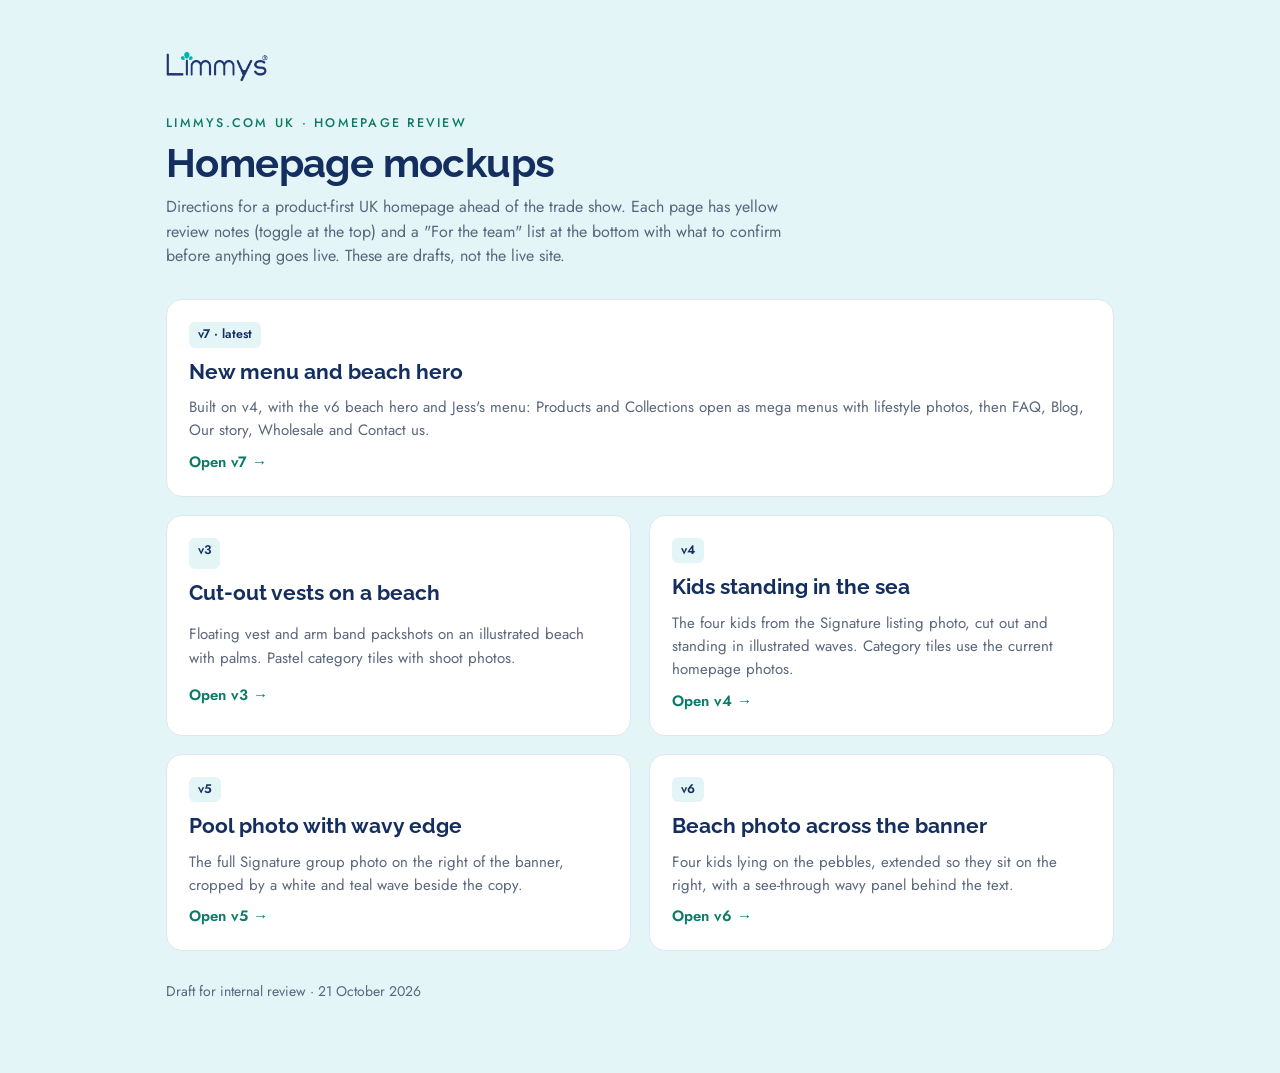
<file: index.html>
<!doctype html>
<html lang="en-GB">
<head>
<meta charset="utf-8">
<meta name="viewport" content="width=device-width,initial-scale=1">
<meta name="robots" content="noindex, nofollow">
<title>Limmys UK Homepage Mockups</title>
<link rel="preconnect" href="https://fonts.googleapis.com">
<link rel="preconnect" href="https://fonts.gstatic.com" crossorigin>
<link rel="stylesheet" href="https://fonts.googleapis.com/css2?family=Jost:wght@400;500;600&family=Raleway:wght@700;800&display=swap">
<style>
:root { color-scheme: light; --navy: #142f5f; --teal: #1bbfa2; --teal-ink: #0b7a68; --ink: #1b2740; --muted: #5a667c; --line: #e1e6ee; --sky: #e3f5f7; --paper: #fff; }
* { box-sizing: border-box; }
body { margin: 0; background: var(--sky); color: var(--ink); font-family: "Jost", "Futura", "Segoe UI", sans-serif; font-size: 16px; line-height: 1.55; }
.wrap { max-width: 980px; margin: 0 auto; padding: 48px max(16px, env(safe-area-inset-right, 0px)) 56px max(16px, env(safe-area-inset-left, 0px)); }
img.logo { height: 36px; display: block; margin-bottom: 26px; }
.eyebrow { font-size: 12.5px; letter-spacing: .18em; text-transform: uppercase; color: var(--teal-ink); font-weight: 500; }
h1 { font-family: "Raleway", "Segoe UI", sans-serif; color: var(--navy); font-size: clamp(28px, 4vw, 40px); line-height: 1.1; margin: 6px 0 10px; letter-spacing: -.015em; }
.intro { color: var(--muted); max-width: 40em; margin: 0 0 30px; }
.grid { display: grid; grid-template-columns: repeat(2, minmax(0, 1fr)); gap: 18px; }
a.card { background: var(--paper); border-radius: 16px; padding: 22px; text-decoration: none; color: inherit; display: grid; gap: 8px; border: 1px solid var(--line); transition: transform .15s ease, box-shadow .15s ease; }
a.card:hover { transform: translateY(-2px); box-shadow: 0 10px 24px rgba(20, 47, 95, .1); }
a.card:focus-visible { outline: 3px solid var(--teal); outline-offset: 3px; }
.tag { justify-self: start; font-size: 12.5px; font-weight: 600; color: var(--navy); background: var(--sky); border-radius: 6px; padding: 3px 9px; }
.card h2 { font-family: "Raleway", "Segoe UI", sans-serif; font-size: 21px; color: var(--navy); margin: 0; }
.card p { margin: 0; color: var(--muted); font-size: 15px; }
.card .go { color: var(--teal-ink); font-weight: 600; font-size: 15px; }
.foot { margin-top: 30px; font-size: 14px; color: var(--muted); }
@media (max-width: 640px) { .grid { grid-template-columns: 1fr; } .wrap { padding-top: 32px; } }
</style>
</head>
<body>
<div class="wrap">
  <img class="logo" src="img/logo.png" alt="Limmys" width="102" height="36">
  <span class="eyebrow">limmys.com UK · homepage review</span>
  <h1>Homepage mockups</h1>
  <p class="intro">Directions for a product-first UK homepage ahead of the trade show. Each page has yellow review notes (toggle at the top) and a "For the team" list at the bottom with what to confirm before anything goes live. These are drafts, not the live site.</p>
  <div class="grid">
    <a class="card" href="v7.html?v=7" style="grid-column:1 / -1"><span class="tag">v7 · latest</span><h2>New menu and beach hero</h2><p>Built on v4, with the v6 beach hero and Jess's menu: Products and Collections open as mega menus with lifestyle photos, then FAQ, Blog, Our story, Wholesale and Contact us.</p><span class="go">Open v7 →</span></a>
    <a class="card" href="v3.html"><span class="tag">v3</span><h2>Cut-out vests on a beach</h2><p>Floating vest and arm band packshots on an illustrated beach with palms. Pastel category tiles with shoot photos.</p><span class="go">Open v3 →</span></a>
    <a class="card" href="v4.html"><span class="tag">v4</span><h2>Kids standing in the sea</h2><p>The four kids from the Signature listing photo, cut out and standing in illustrated waves. Category tiles use the current homepage photos.</p><span class="go">Open v4 →</span></a>
    <a class="card" href="v5.html"><span class="tag">v5</span><h2>Pool photo with wavy edge</h2><p>The full Signature group photo on the right of the banner, cropped by a white and teal wave beside the copy.</p><span class="go">Open v5 →</span></a>
    <a class="card" href="v6.html"><span class="tag">v6</span><h2>Beach photo across the banner</h2><p>Four kids lying on the pebbles, extended so they sit on the right, with a see-through wavy panel behind the text.</p><span class="go">Open v6 →</span></a>
  </div>
  <p class="foot">Draft for internal review · 21 October 2026</p>
</div>
</body>
</html>
</file>
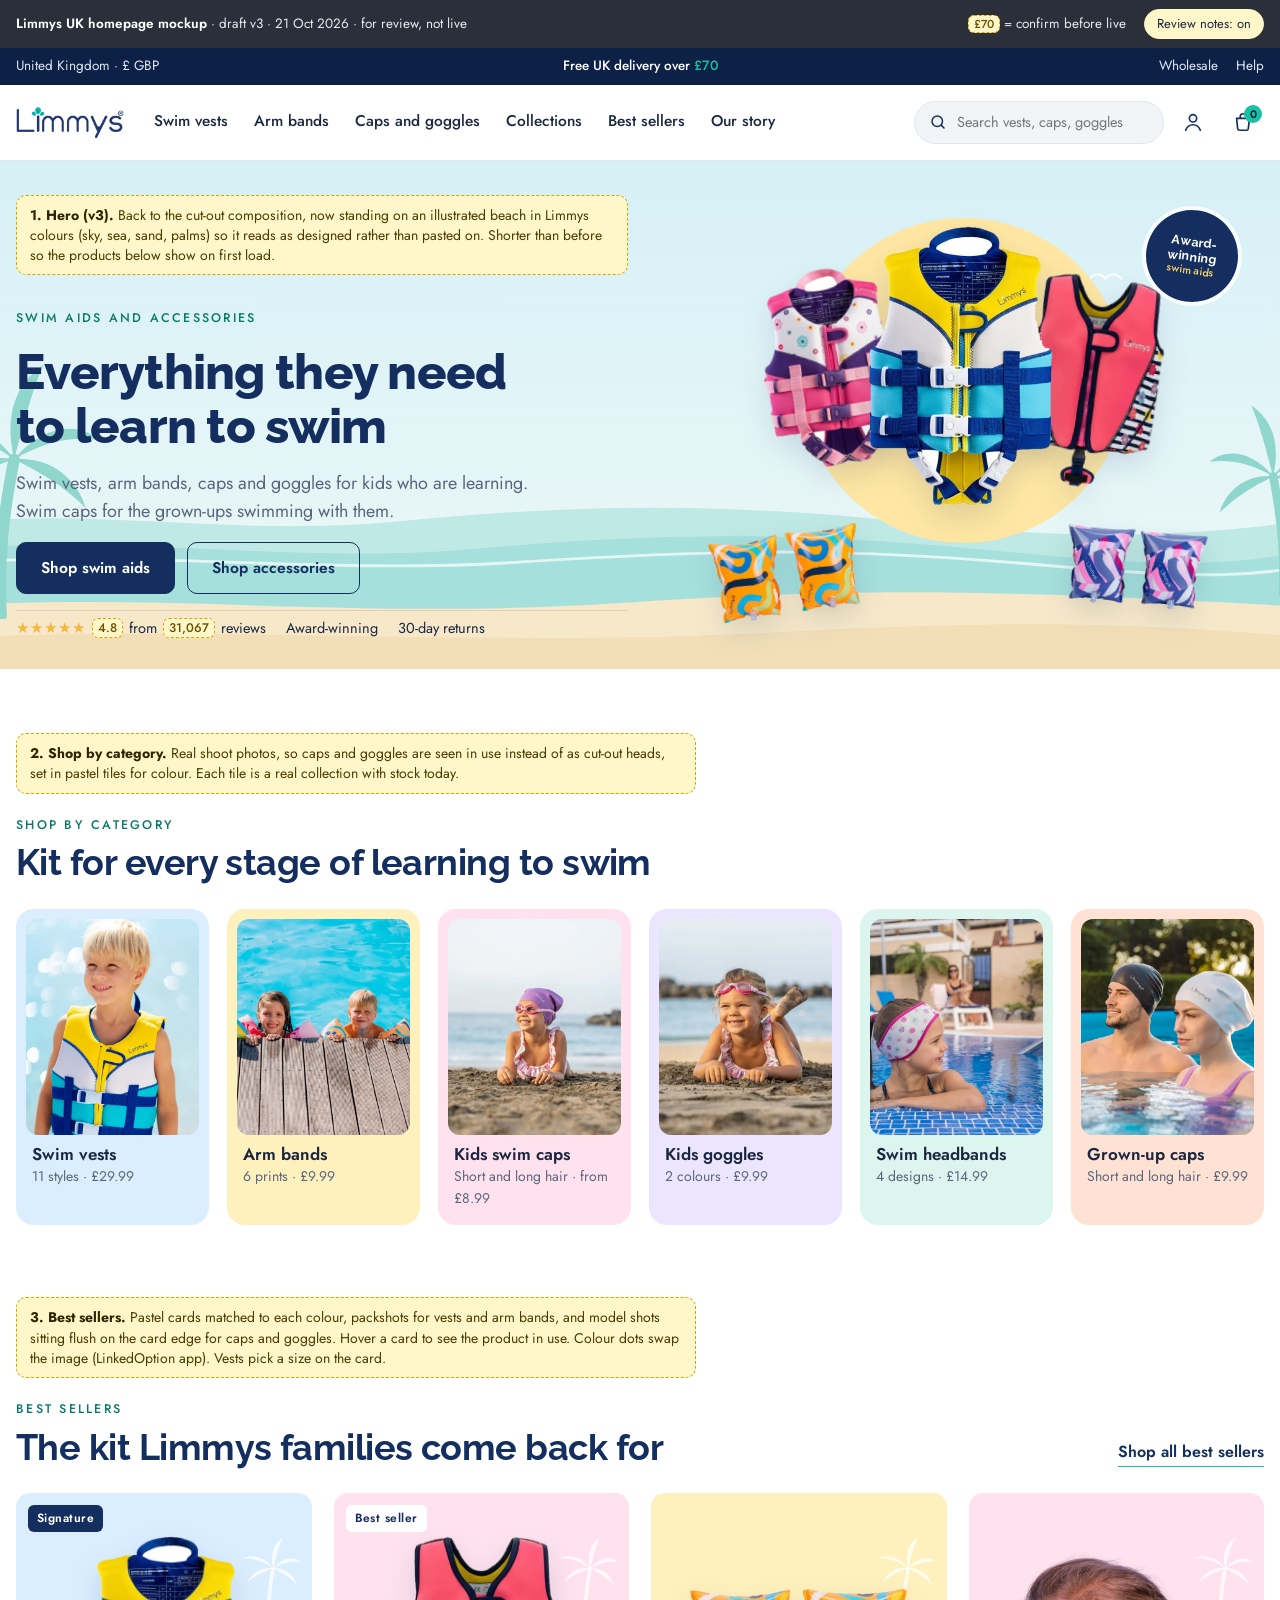
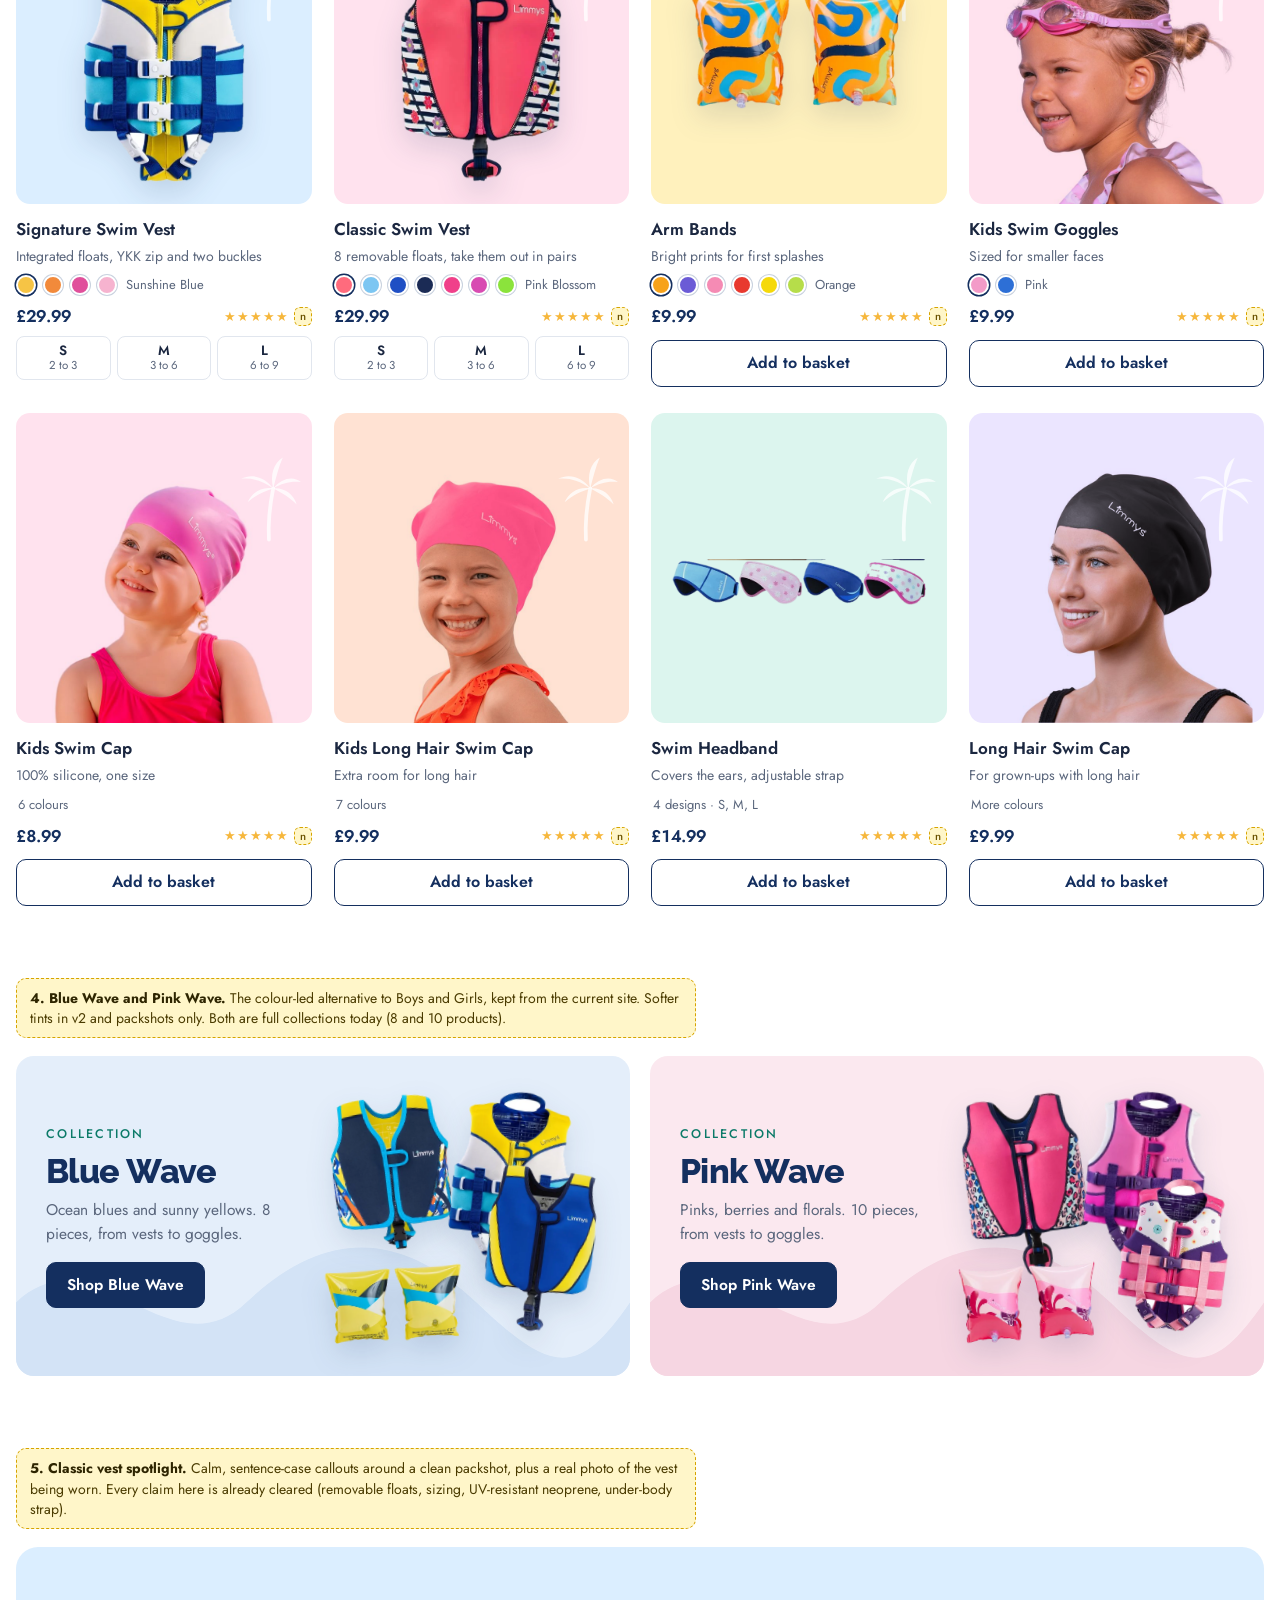
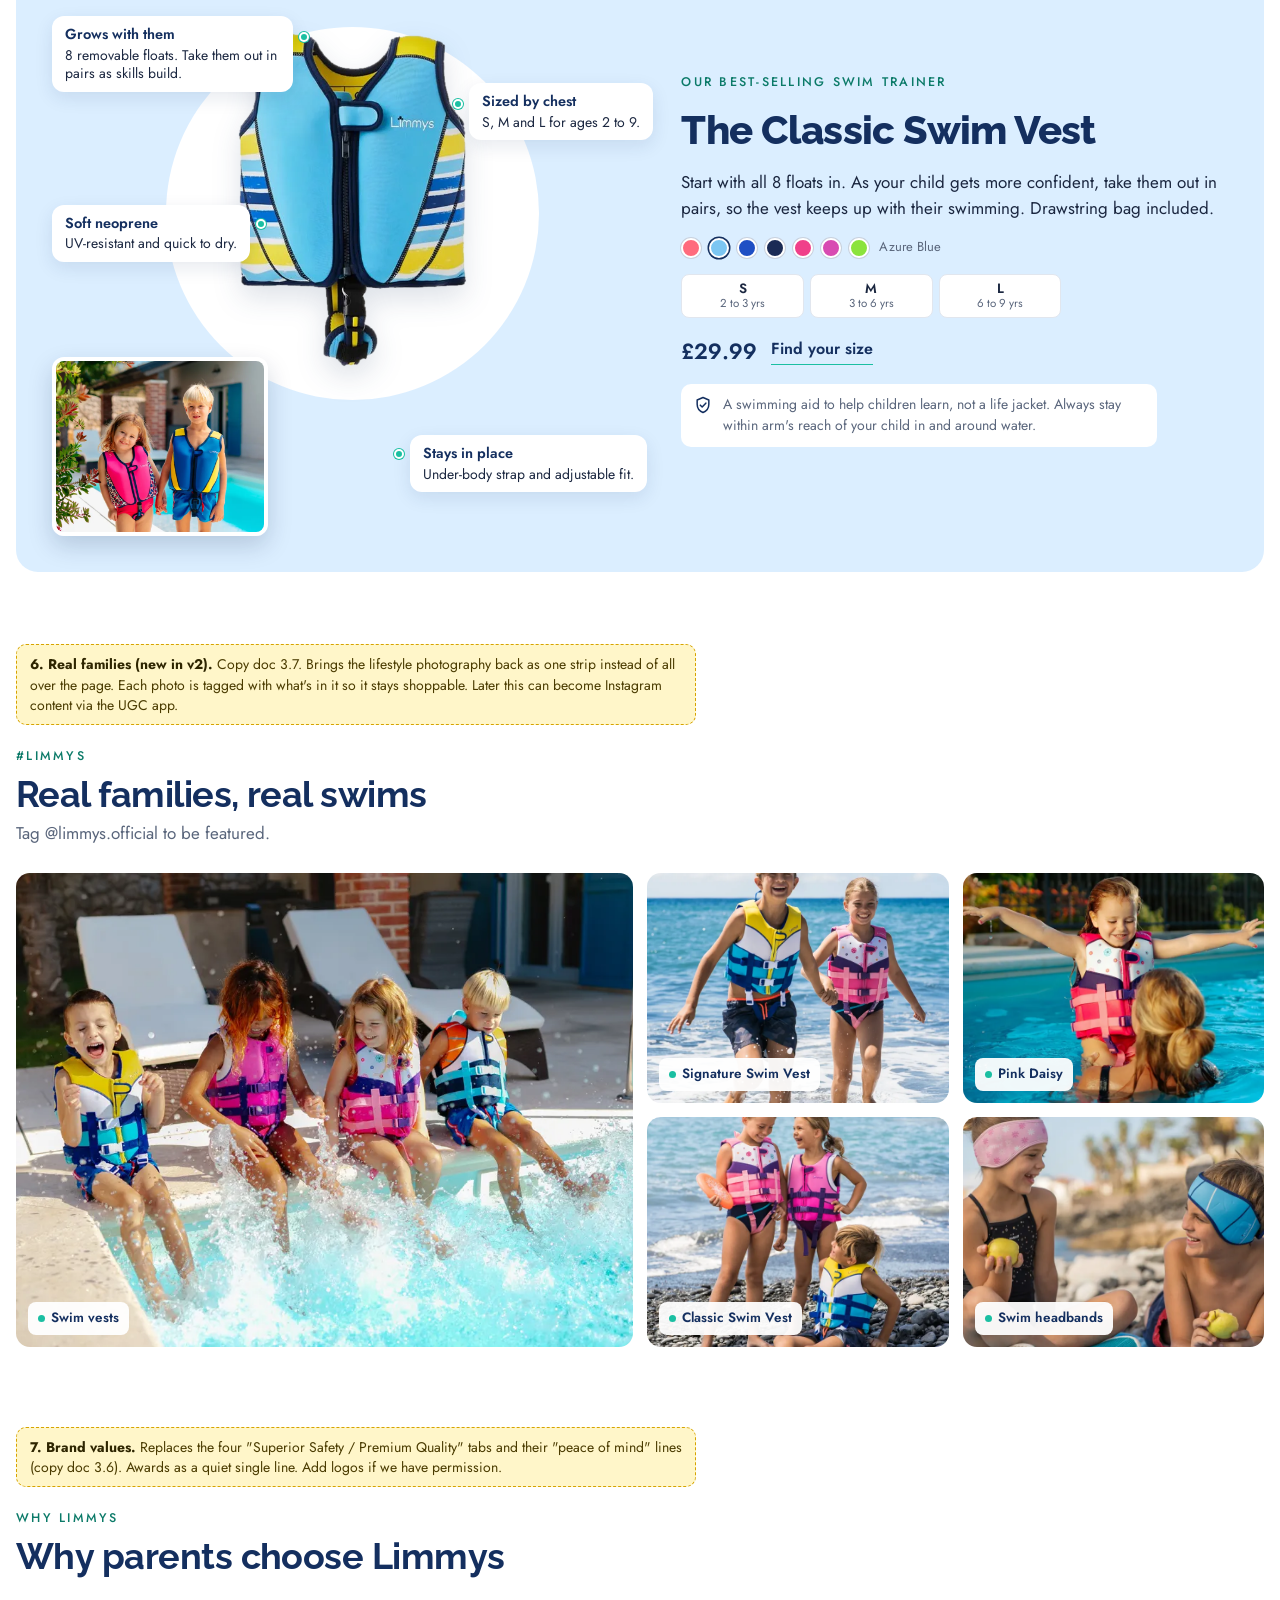
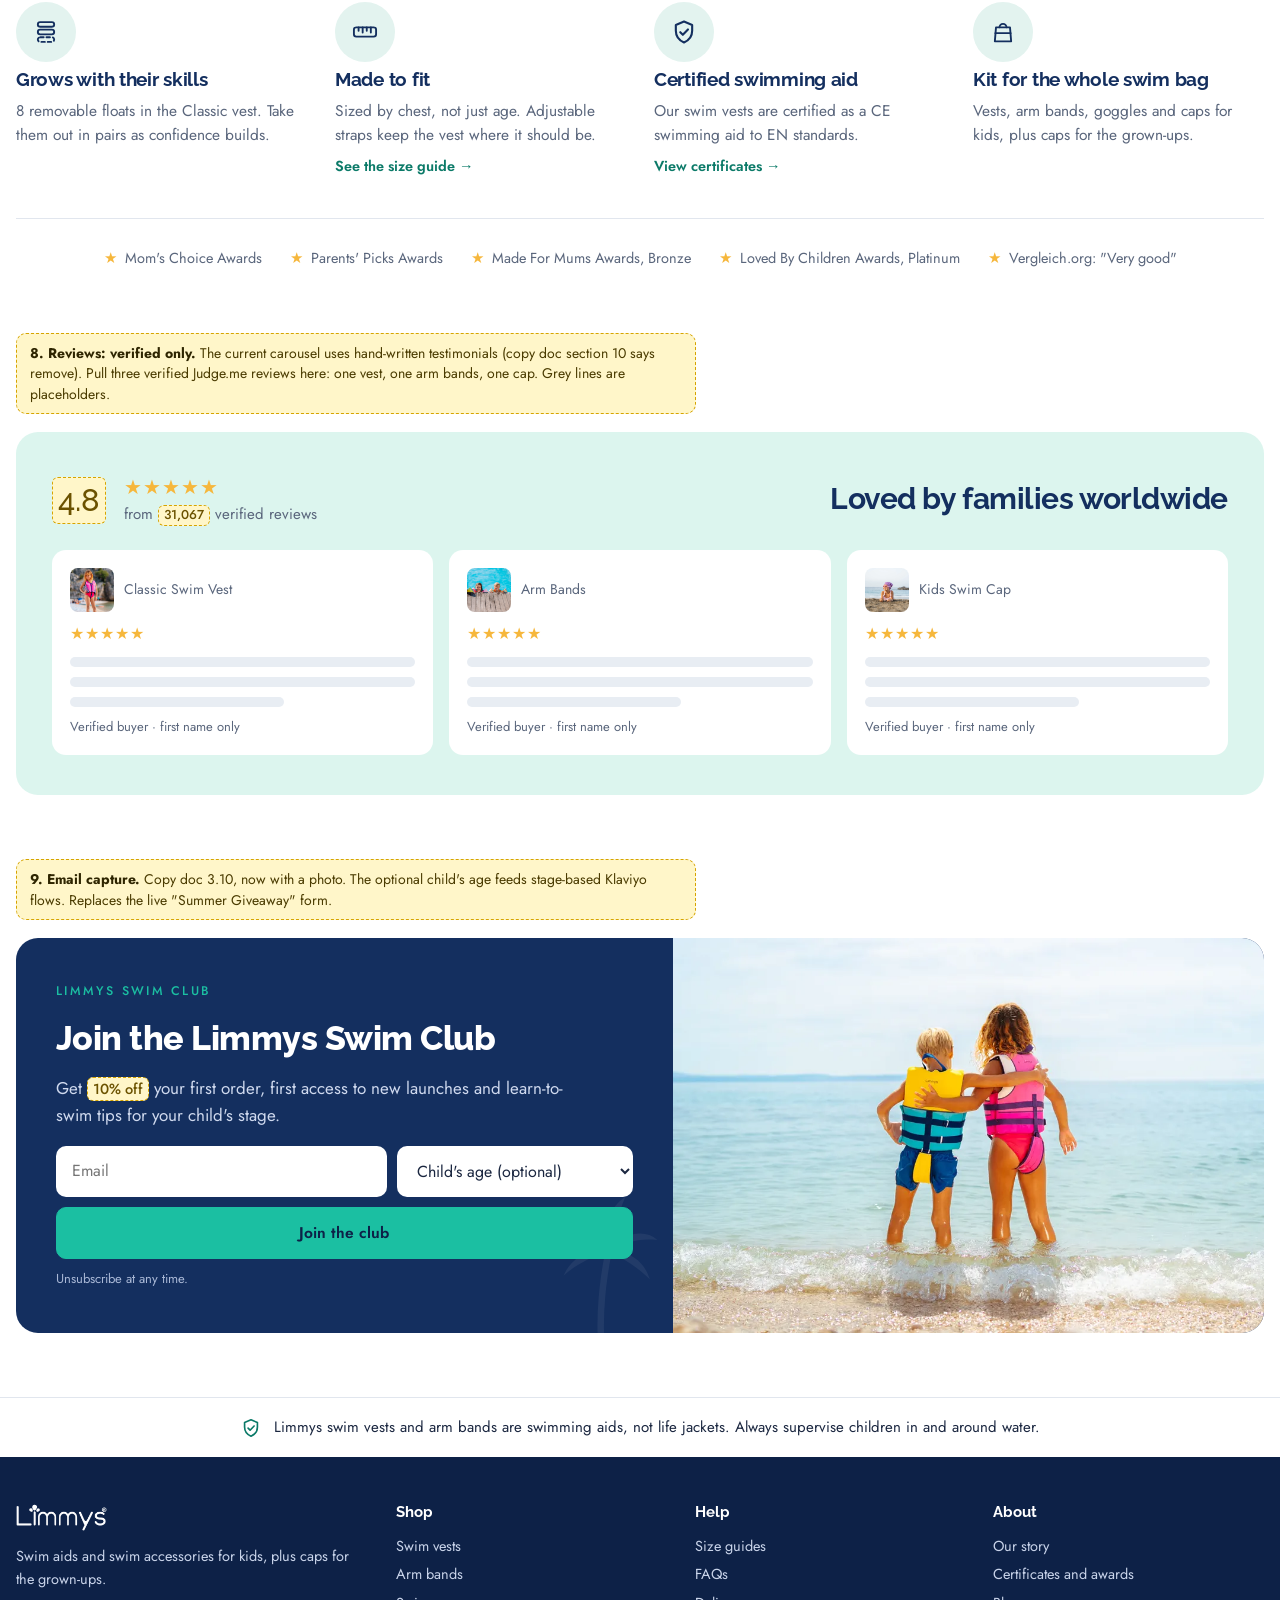
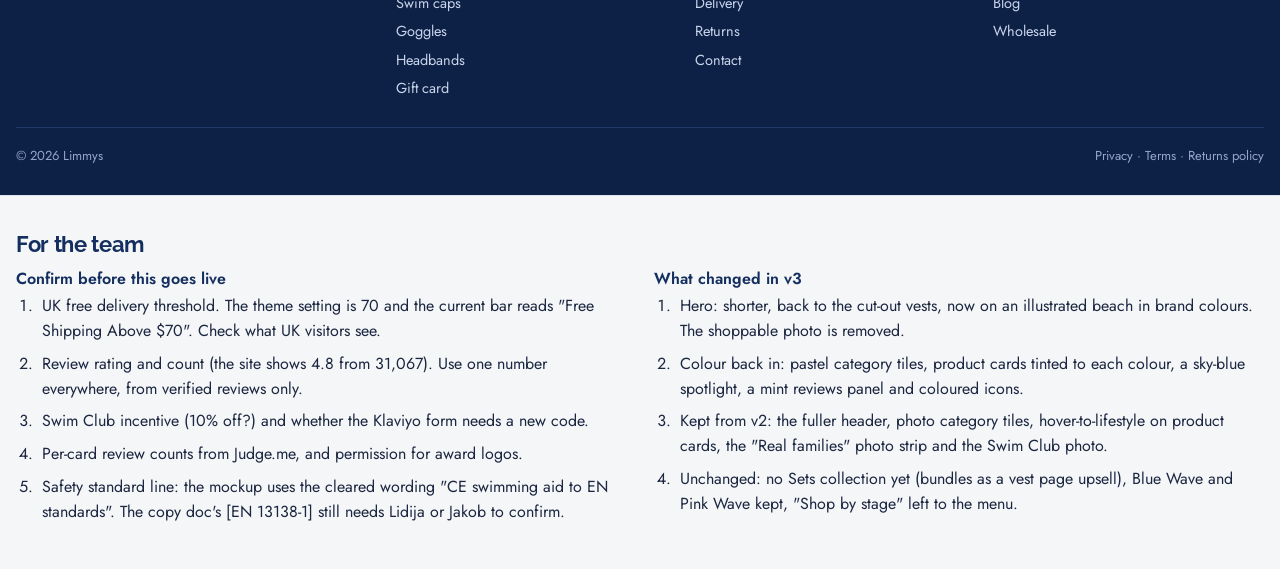
<file: v3.html>
<!doctype html>
<html lang="en-GB">
<head>
<meta charset="utf-8">
<meta name="viewport" content="width=device-width,initial-scale=1,viewport-fit=cover">
<meta name="robots" content="noindex, nofollow">
<style>:root{color-scheme:light;padding-top:env(safe-area-inset-top,0px);padding-bottom:env(safe-area-inset-bottom,0px)}body{margin:0;font:14px system-ui,sans-serif}img{max-width:100%}[hidden]{display:none!important}</style>
</head>
<body>
<title>Limmys UK Homepage</title>
<meta name="claude:viewport-fit-sides" content="cover">
<link rel="preconnect" href="https://fonts.googleapis.com">
<link rel="preconnect" href="https://fonts.gstatic.com" crossorigin>
<link rel="stylesheet" href="https://fonts.googleapis.com/css2?family=Jost:wght@400;500;600&family=Raleway:wght@600;700;800&display=swap">
<style>
/* Layout: premium storefront. Real shoot photography carries the mood (hero, category tiles, family strip);
   clean packshots carry the shopping (best sellers, wave collections, spotlight). Navy + white base, brand aqua as a soft tint,
   teal only as a small accent. Graphics kept to a few line-art palms.
   Single light look on purpose: this mocks the live store, which has no dark mode. */
:root {
  color-scheme: light;
  --navy: #142f5f;
  --navy-deep: #0d2147;
  --teal: #1bbfa2;
  --teal-ink: #0b7a68;
  --ink: #1b2740;
  --muted: #5a667c;
  --line: #e1e6ee;
  --paper: #ffffff;
  --mist: #f2f5f8;
  --aqua: #e3f3ef;
  --blue-tint: #e4eefa;
  --pink-tint: #fbe8ef;
  --sun: #f6b73c;
  --sky: #dbeeff;
  --butter: #fff1bd;
  --pinkt: #ffe2ee;
  --lilac: #ebe5ff;
  --mintt: #dcf5ee;
  --coral: #ffe2d3;
  --beach-sky: #e3f5f7;
  --beach-sea: #a6e0dc;
  --beach-sea2: #7fd0c9;
  --beach-sand: #f7e8c9;
  --note: #fff6c9;
  --note-line: #d6a400;
  --display: "Raleway", "Avenir Next", "Segoe UI", sans-serif;
  --body: "Jost", "Futura", "Century Gothic", "Segoe UI", sans-serif;
  --r: 14px;
  --wrap: 1280px;
}
* { box-sizing: border-box; }
body { background: var(--paper); color: var(--ink); font-family: var(--body); font-size: 16px; line-height: 1.55; overflow-x: hidden; }
h1, h2, h3 { font-family: var(--display); color: var(--navy); margin: 0; text-wrap: balance; line-height: 1.12; letter-spacing: -.015em; }
p { margin: 0; }
a { color: inherit; }
button { font: inherit; cursor: pointer; }
:focus-visible { outline: 3px solid var(--teal); outline-offset: 3px; border-radius: 6px; }
.wrap { max-width: var(--wrap); margin: 0 auto; padding-left: max(16px, env(safe-area-inset-left, 0px)); padding-right: max(16px, env(safe-area-inset-right, 0px)); }
.gfx { position: absolute; pointer-events: none; }
img.p { display: block; max-width: 100%; height: auto; filter: drop-shadow(0 12px 14px rgba(20, 47, 95, .14)); }
.eyebrow { font-weight: 500; font-size: 12.5px; letter-spacing: .18em; text-transform: uppercase; color: var(--teal-ink); }
.stars { color: var(--sun); letter-spacing: 1px; }

/* ---------- Review chrome (not part of the store) ---------- */
.review { background: #2a2f3a; color: #e8eaf0; font-size: 13.5px; }
.review .wrap { display: flex; flex-wrap: wrap; gap: 8px 18px; align-items: center; padding-block: 9px; }
.review strong { color: #fff; font-weight: 600; }
.review .sp { flex: 1; }
.toggle { background: transparent; color: #fff; border: 1px solid rgba(255,255,255,.4); border-radius: 999px; padding: 4px 12px; font-size: 13px; }
.toggle[aria-pressed="true"] { background: var(--note); color: var(--ink); border-color: var(--note); }
.tbc { display: inline-block; border: 1.5px dashed var(--note-line); background: var(--note); color: #6b5200; border-radius: 6px; padding: 0 5px; font-size: .86em; font-weight: 500; line-height: 1.45; white-space: nowrap; }
.note { display: none; position: relative; z-index: 3; max-width: 680px; margin: 0 0 18px; background: var(--note); border: 1.5px dashed var(--note-line); border-radius: 10px; padding: 9px 13px; font-size: 14px; color: #4a3b00; line-height: 1.45; }
.note b { color: #2e2500; }
.notes-on .note { display: block; }

/* ---------- Utility bar + header ---------- */
.utility { background: var(--navy-deep); color: #dfe7f6; font-size: 13.5px; }
.utility .wrap { display: grid; grid-template-columns: 1fr auto 1fr; gap: 12px; align-items: center; padding-block: 8px; }
.utility .msg { text-align: center; font-weight: 500; color: #fff; }
.utility .msg span { color: var(--teal); }
.utility .r { justify-self: end; display: flex; gap: 18px; }
.utility a { text-decoration: none; }
.utility a:hover { color: #fff; }
header.site { background: var(--paper); border-bottom: 1px solid var(--line); position: sticky; top: env(safe-area-inset-top, 0px); z-index: 20; }
header.site .wrap { display: flex; align-items: center; gap: 30px; padding-block: 16px; }
.logo img { height: 38px; width: auto; display: block; }
nav.main { display: flex; gap: 26px; font-weight: 500; font-size: 15.5px; }
nav.main a { text-decoration: none; padding: 6px 0; border-bottom: 2px solid transparent; white-space: nowrap; }
nav.main a:hover { border-color: var(--teal); }
.hdr-r { margin-left: auto; display: flex; gap: 8px; align-items: center; }
.search { display: flex; align-items: center; gap: 8px; border: 1px solid var(--line); background: var(--mist); border-radius: 999px; padding: 8px 14px; width: 250px; color: var(--muted); font-size: 14.5px; }
.search svg { width: 18px; height: 18px; flex: none; color: var(--navy); }
.search input { border: 0; background: transparent; font: inherit; color: var(--ink); width: 100%; min-width: 0; outline: none; }
.icon-btn { width: 42px; height: 42px; display: grid; place-items: center; border-radius: 50%; border: 0; background: transparent; color: var(--navy); position: relative; }
.icon-btn:hover { background: var(--mist); }
.icon-btn svg { width: 22px; height: 22px; }
.bag-count { position: absolute; top: 4px; right: 2px; min-width: 18px; height: 18px; border-radius: 9px; background: var(--teal); color: var(--navy-deep); font-size: 11px; font-weight: 600; display: grid; place-items: center; padding: 0 4px; }
.menu-btn { display: none; }

/* ---------- Hero ---------- */
.hero { background: var(--beach-sky); position: relative; overflow: hidden; }
.hero .scene { position: absolute; inset: 0; width: 100%; height: 100%; z-index: 0; }
.hero-grid { position: relative; z-index: 2; display: grid; grid-template-columns: minmax(0, 1fr) minmax(0, 1fr); gap: 24px; align-items: center; padding-block: 34px 30px; }
.hero-copy { display: grid; align-content: center; gap: 16px; min-width: 0; }
.hero-art { position: relative; width: 100%; max-width: 560px; aspect-ratio: 1 / .74; justify-self: center; }
.hero-art .sunD { position: absolute; width: 58%; aspect-ratio: 1; left: 22%; top: 2%; border-radius: 50%; background: #ffe7a3; }
.hero-art img.p { position: absolute; }
.hero-art .v1 { width: 33%; left: 34%; top: 4%; z-index: 3; }
.hero-art .v2 { width: 25%; left: 15%; top: 14%; z-index: 2; transform: rotate(-9deg); }
.hero-art .v3 { width: 25%; right: 14%; top: 16%; z-index: 2; transform: rotate(8deg); }
.hero-art .a1 { width: 27%; left: 6%; bottom: 2%; z-index: 4; transform: rotate(-8deg); }
.hero-art .a2 { width: 25%; right: 6%; bottom: 4%; z-index: 4; transform: rotate(7deg); }
.hero-art .g1 { width: 22%; left: 40%; bottom: 0; z-index: 5; transform: rotate(-4deg); }
.badge-r { position: absolute; right: 0; top: 0; z-index: 6; width: 92px; aspect-ratio: 1; border-radius: 50%; background: var(--navy); color: #fff; display: grid; place-items: center; text-align: center; font-family: var(--display); font-weight: 700; font-size: 12.5px; line-height: 1.2; transform: rotate(8deg); box-shadow: 0 0 0 4px rgba(255,255,255,.8); }
.badge-r small { display: block; font-family: var(--body); font-weight: 500; font-size: 11px; color: #ffd36b; }
.hero h1 { font-size: clamp(32px, 3.8vw, 52px); font-weight: 800; }
.hero .sub { font-size: 18px; color: var(--muted); max-width: 30em; }
.ctas { display: flex; flex-wrap: wrap; gap: 12px; }
.btn { display: inline-flex; align-items: center; justify-content: center; gap: 8px; border-radius: 10px; padding: 13px 24px; font-weight: 600; font-size: 15.5px; text-decoration: none; border: 1.5px solid var(--navy); transition: background-color .15s ease, color .15s ease; }
.btn.solid { background: var(--navy); color: #fff; }
.btn.solid:hover { background: var(--navy-deep); }
.btn.ghost { background: transparent; color: var(--navy); }
.btn.ghost:hover { background: var(--paper); }
.trust { display: flex; flex-wrap: wrap; gap: 8px 20px; font-size: 14.5px; color: var(--ink); align-items: center; padding-top: 6px; border-top: 1px solid rgba(20,47,95,.12); }
.trust > span { display: inline-flex; align-items: center; gap: 6px; }

/* ---------- Generic section ---------- */
section.s { padding-block: 64px; position: relative; }
.s-head { display: flex; justify-content: space-between; align-items: end; gap: 12px 24px; flex-wrap: wrap; margin-bottom: 26px; }
.s-head h2 { font-size: clamp(26px, 3vw, 36px); font-weight: 700; margin-top: 6px; }
.s-head p { color: var(--muted); font-size: 17px; margin-top: 6px; }
.link { color: var(--navy); font-weight: 600; text-decoration: none; border-bottom: 1.5px solid var(--teal); padding-bottom: 2px; white-space: nowrap; }

/* ---------- Category tiles (photos) ---------- */
.cats { display: grid; grid-template-columns: repeat(6, minmax(0, 1fr)); gap: 18px; }
.cat { text-decoration: none; display: grid; gap: 10px; align-content: start; min-width: 0; border-radius: 18px; padding: 10px 10px 16px; transition: transform .2s ease; }
.cat:hover { transform: translateY(-3px); }
.cat h3, .cat .meta { padding-inline: 6px; }
.cat .ph { border-radius: 12px; overflow: hidden; aspect-ratio: 4 / 5; max-width: 100%; background: var(--mist); }
.bg-sky { background: var(--sky); } .bg-butter { background: var(--butter); } .bg-pink { background: var(--pinkt); }
.bg-lilac { background: var(--lilac); } .bg-mint { background: var(--mintt); } .bg-coral { background: var(--coral); }
.cat .ph img { width: 100%; height: 100%; object-fit: cover; display: block; transition: transform .4s ease; }
.cat:hover .ph img { transform: scale(1.05); }
.cat h3 { font-family: var(--body); font-size: 17px; font-weight: 600; color: var(--ink); letter-spacing: 0; }
.cat .meta { font-size: 14px; color: var(--muted); margin-top: -8px; }

/* ---------- Product cards ---------- */
.grid { display: grid; grid-template-columns: repeat(4, minmax(0, 1fr)); gap: 26px 22px; }
.card { display: grid; grid-template-rows: auto 1fr; gap: 14px; min-width: 0; }
.card .ph { position: relative; border-radius: var(--r); aspect-ratio: 1 / 1.05; overflow: hidden; background: var(--mist); display: grid; place-items: center; transition: background-color .25s ease; }
.card .ph .gfx.palm { width: 64px; right: 10px; top: 10px; color: rgba(255,255,255,.75); z-index: 0; }
.card .ph img.p { max-height: 74%; max-width: 74%; width: auto; position: relative; z-index: 1; }
.card .ph img.model { position: absolute; left: 50%; bottom: 0; transform: translateX(-50%); height: 88%; width: auto; max-width: none; mix-blend-mode: multiply; z-index: 1; }
.card .ph img.model.wide { height: auto; width: 86%; bottom: 38%; }
.card .ph .alt { position: absolute; inset: 0; width: 100%; height: 100%; object-fit: cover; opacity: 0; transition: opacity .35s ease; z-index: 2; }
.card:hover .ph .alt { opacity: 1; }
.badge { position: absolute; left: 12px; top: 12px; z-index: 3; background: var(--paper); color: var(--navy); font-weight: 600; font-size: 12px; letter-spacing: .04em; border-radius: 6px; padding: 4px 9px; }
.badge.dark { background: var(--navy); color: #fff; }
.card .body { display: grid; gap: 6px; align-content: start; }
.card h3 { font-family: var(--body); font-size: 17px; font-weight: 600; color: var(--ink); line-height: 1.3; letter-spacing: 0; }
.card .feat { font-size: 14px; color: var(--muted); }
.card .row { display: flex; align-items: center; justify-content: space-between; gap: 8px; flex-wrap: wrap; }
.price { font-weight: 600; font-size: 17px; color: var(--navy); font-variant-numeric: tabular-nums; }
.rating { font-size: 13px; color: var(--muted); display: inline-flex; gap: 5px; align-items: center; }
.swatches { display: flex; flex-wrap: wrap; gap: 7px; min-height: 24px; align-items: center; }
.sw-btn { width: 20px; height: 20px; border-radius: 50%; border: 2px solid var(--paper); box-shadow: 0 0 0 1px #c9d2df; padding: 0; }
.sw-btn[aria-pressed="true"] { box-shadow: 0 0 0 1.5px var(--navy); }
.sw-label { font-size: 13px; color: var(--muted); margin-left: 2px; }
.add { margin-top: 4px; width: 100%; border-radius: 10px; border: 1.5px solid var(--navy); background: var(--paper); color: var(--navy); font-weight: 600; padding: 10px 14px; transition: background-color .15s ease, color .15s ease; }
.add:hover { background: var(--navy); color: #fff; }
.sizes { display: flex; gap: 6px; }
.sizes button { flex: 1; border: 1px solid var(--line); background: var(--paper); border-radius: 8px; padding: 6px 0; font-weight: 600; font-size: 13.5px; color: var(--ink); line-height: 1.2; }
.sizes button small { display: block; font-weight: 400; font-size: 11.5px; color: var(--muted); }
.sizes button:hover { border-color: var(--navy); }

/* ---------- Wave collections ---------- */
.waves { display: grid; grid-template-columns: 1fr 1fr; gap: 20px; }
.wave-tile { position: relative; border-radius: 18px; overflow: hidden; min-height: 320px; text-decoration: none; display: grid; grid-template-columns: minmax(0, 1fr) minmax(0, 1.1fr); align-items: center; padding: 30px; gap: 10px; }
.wave-tile.blue { background: var(--blue-tint); }
.wave-tile.pinky { background: var(--pink-tint); }
.wave-tile .gfx.wv { left: 0; right: 0; bottom: 0; width: 100%; height: 46%; }
.wave-tile.blue .wv { color: #d3e3f6; } .wave-tile.pinky .wv { color: #f6d6e2; }
.wave-tile .txt { position: relative; z-index: 2; display: grid; gap: 8px; align-content: center; min-width: 0; }
.wave-tile h3 { font-size: clamp(26px, 2.8vw, 34px); font-weight: 800; }
.wave-tile .txt p { color: var(--muted); font-size: 15.5px; }
.wave-tile .btn { justify-self: start; margin-top: 8px; padding: 10px 20px; }
.wave-tile .pile { position: relative; z-index: 2; height: 250px; }
.pile img.p { position: absolute; }
.pile .i1 { width: 42%; left: 6%; top: 2%; transform: rotate(-7deg); }
.pile .i2 { width: 42%; left: 48%; top: 0; transform: rotate(6deg); }
.pile .i3 { width: 48%; left: 4%; bottom: 0; transform: rotate(-3deg); z-index: 3; }
.pile .i4 { width: 38%; right: 2%; bottom: 4%; transform: rotate(7deg); z-index: 3; }

/* ---------- Spotlight ---------- */
.spot { background: var(--sky); border-radius: 22px; display: grid; grid-template-columns: minmax(0, 1.1fr) minmax(0, 1fr); gap: 28px; align-items: center; padding: 36px; position: relative; overflow: hidden; }
.spot-art { position: relative; aspect-ratio: 1 / .92; min-width: 0; max-width: 100%; }
.spot-art .disc { position: absolute; width: 62%; aspect-ratio: 1; left: 19%; top: 8%; border-radius: 50%; background: var(--paper); }
.spot-art img.p { position: absolute; width: 38%; left: 31%; top: 9%; z-index: 2; }
.spot-art .inset { position: absolute; left: 0; bottom: 0; width: 36%; border-radius: 12px; border: 4px solid var(--paper); box-shadow: 0 10px 24px rgba(13,33,71,.18); z-index: 4; display: block; }
.callout { position: absolute; z-index: 3; background: var(--paper); border-radius: 12px; padding: 9px 13px; font-size: 14px; line-height: 1.3; max-width: 40%; box-shadow: 0 6px 18px rgba(20,47,95,.10); }
.callout b { display: block; font-weight: 600; color: var(--navy); font-size: 14.5px; margin-bottom: 2px; }
.callout .dot { position: absolute; width: 10px; height: 10px; border-radius: 50%; background: var(--teal); border: 2px solid var(--paper); box-shadow: 0 0 0 1px var(--teal); }
.co1 { left: 0; top: 6%; } .co1 .dot { right: -16px; top: 16px; }
.co2 { right: 0; top: 18%; } .co2 .dot { left: -16px; top: 16px; }
.co3 { left: 0; top: 40%; } .co3 .dot { right: -16px; top: 14px; }
.co4 { right: 1%; bottom: 8%; } .co4 .dot { left: -16px; top: 14px; }
.spot .copy { display: grid; gap: 16px; position: relative; z-index: 2; min-width: 0; }
.spot h2 { font-size: clamp(28px, 3.2vw, 40px); font-weight: 800; }
.spot .copy > p { font-size: 17px; color: var(--ink); max-width: 34em; }
.spot .sizes { max-width: 380px; }
.spot .price { font-size: 22px; }
.safety { display: flex; gap: 10px; align-items: start; font-size: 14px; color: var(--muted); background: var(--paper); border-radius: 10px; padding: 10px 12px; max-width: 34em; }
.safety svg { flex: none; width: 20px; height: 20px; color: var(--navy); margin-top: 1px; }
.swatch-strip { display: flex; gap: 8px; flex-wrap: wrap; align-items: center; }

/* ---------- Real families ---------- */
.mosaic { display: grid; grid-template-columns: repeat(4, minmax(0, 1fr)); grid-auto-rows: 230px; gap: 14px; }
.tile { position: relative; border-radius: var(--r); overflow: hidden; background: var(--mist); }
.tile img { width: 100%; height: 100%; object-fit: cover; display: block; transition: transform .4s ease; }
.tile:hover img { transform: scale(1.04); }
.tile.big { grid-column: span 2; grid-row: span 2; }
.tile .tag { position: absolute; left: 12px; bottom: 12px; background: rgba(255,255,255,.94); color: var(--navy); border-radius: 8px; padding: 6px 10px; font-size: 13.5px; font-weight: 600; display: inline-flex; gap: 6px; align-items: center; }
.tile .tag::before { content: ""; width: 7px; height: 7px; border-radius: 50%; background: var(--teal); }

/* ---------- Tenets ---------- */
.tenets { display: grid; grid-template-columns: repeat(4, minmax(0, 1fr)); gap: 28px; }
.tenet { display: grid; gap: 8px; align-content: start; }
.tenet .ic { width: 60px; height: 60px; border-radius: 50%; display: grid; place-items: center; background: var(--aqua); }
.tenet .ic svg { width: 28px; height: 28px; color: var(--navy); }
.tenet h3 { font-size: 18.5px; font-weight: 700; }
.tenet p { color: var(--muted); font-size: 15.5px; }
.tenet a { font-size: 14.5px; font-weight: 600; color: var(--teal-ink); text-decoration: none; }
.awards { margin-top: 40px; padding-top: 28px; border-top: 1px solid var(--line); display: flex; flex-wrap: wrap; gap: 10px 28px; align-items: center; justify-content: center; color: var(--muted); font-size: 14.5px; }
.awards span { display: inline-flex; gap: 8px; align-items: center; }
.awards span::before { content: "★"; color: var(--sun); }

/* ---------- Reviews ---------- */
.reviews { background: var(--mintt); border-radius: 22px; padding: 40px 36px; }
.rev-sum { display: flex; flex-wrap: wrap; align-items: center; gap: 10px 18px; margin-bottom: 24px; }
.rev-sum .big { font-family: var(--display); font-weight: 800; font-size: 44px; color: var(--navy); line-height: 1; }
.rev-sum .stars { font-size: 20px; }
.rev-grid { display: grid; grid-template-columns: repeat(3, minmax(0, 1fr)); gap: 16px; }
.rev { background: var(--paper); border-radius: 14px; padding: 18px; display: grid; gap: 10px; align-content: start; min-width: 0; }
.rev .prod { display: flex; gap: 10px; align-items: center; font-size: 14px; color: var(--muted); }
.rev .prod img { width: 44px; height: 44px; object-fit: cover; border-radius: 8px; }
.rev .ph-line { height: 10px; border-radius: 5px; background: #e8edf3; }
.rev .ph-line.s { width: 62%; }
.rev .who { font-size: 13px; color: var(--muted); }

/* ---------- Swim club ---------- */
.club { background: var(--navy); color: #fff; border-radius: 22px; overflow: hidden; display: grid; grid-template-columns: minmax(0, 1fr) minmax(0, .9fr); position: relative; }
.club .in { padding: 44px 40px; display: grid; gap: 18px; align-content: center; position: relative; }
.club h2 { color: #fff; font-size: clamp(26px, 2.8vw, 34px); font-weight: 800; }
.club p { color: #cfd9ee; font-size: 17px; max-width: 30em; }
.club form { display: grid; grid-template-columns: 1.4fr 1fr; gap: 10px; position: relative; z-index: 2; }
.club input, .club select { font: inherit; font-size: 16px; padding: 13px 16px; border-radius: 10px; border: 0; background: #fff; color: var(--ink); min-width: 0; }
.club form .btn { grid-column: 1 / -1; background: var(--teal); border-color: var(--teal); color: var(--navy-deep); }
.club .fine { grid-column: 1 / -1; font-size: 13px; color: #a9b8d6; margin: 0; }
.club .ok { grid-column: 1 / -1; color: var(--teal); font-weight: 600; }
.club .photo { position: relative; min-height: 300px; }
.club .photo img { position: absolute; inset: 0; width: 100%; height: 100%; object-fit: cover; display: block; }
.club .gfx.palm { width: 120px; right: 10px; bottom: -10px; color: rgba(255,255,255,.06); }

/* ---------- Safety + footer ---------- */
.safety-band { border-top: 1px solid var(--line); }
.safety-band .wrap { display: flex; gap: 12px; align-items: center; justify-content: center; padding-block: 18px; font-size: 15px; color: var(--ink); text-align: center; }
.safety-band svg { width: 22px; height: 22px; color: var(--teal-ink); flex: none; }
footer.site { background: var(--navy-deep); color: #c9d4ea; font-size: 14.5px; }
footer.site .wrap { display: grid; grid-template-columns: 1.3fr repeat(3, 1fr); gap: 28px; padding-block: 44px 28px; }
footer.site h4 { color: #fff; font-family: var(--display); font-size: 15px; margin: 0 0 10px; }
footer.site ul { list-style: none; margin: 0; padding: 0; display: grid; gap: 6px; }
footer.site a { text-decoration: none; }
footer.site a:hover { color: #fff; }
footer.site .logo img { filter: brightness(0) invert(1); height: 32px; }
footer.site .base { grid-column: 1 / -1; border-top: 1px solid #223a6b; padding-top: 18px; display: flex; flex-wrap: wrap; justify-content: space-between; gap: 10px; font-size: 13px; color: #94a5c7; }

/* ---------- Open items (review chrome) ---------- */
.open { background: #f5f6f8; border-top: 1px solid var(--line); }
.open .wrap { padding-block: 36px 44px; display: grid; gap: 14px; }
.open h2 { font-size: 22px; }
.open ol { margin: 0; padding-left: 22px; display: grid; gap: 8px; }
.open li { padding-left: 4px; }
.open .cols { display: grid; grid-template-columns: 1fr 1fr; gap: 28px; }
.open h3 { font-family: var(--body); font-size: 16px; font-weight: 600; color: var(--navy); margin-bottom: 6px; letter-spacing: 0; }

.toast { position: fixed; left: 50%; bottom: calc(22px + env(safe-area-inset-bottom, 0px)); transform: translate(-50%, 20px); background: var(--navy); color: #fff; padding: 11px 18px; border-radius: 10px; font-weight: 500; font-size: 14.5px; opacity: 0; transition: opacity .2s ease, transform .2s ease; z-index: 40; pointer-events: none; }
.toast.show { opacity: 1; transform: translate(-50%, 0); }

/* ---------- Responsive ---------- */
@media (max-width: 1180px) {
  .search { width: 180px; }
  nav.main { gap: 18px; font-size: 15px; }
  .cats { grid-template-columns: repeat(3, minmax(0, 1fr)); }
}
@media (max-width: 980px) {
  nav.main, .search, .utility .l, .utility .r { display: none; }
  .utility .wrap { grid-template-columns: 1fr; }
  .menu-btn { display: grid; }
  .hero-grid { grid-template-columns: 1fr; padding-block: 24px 20px; }
  .hero-art { max-width: 440px; }
  .grid { grid-template-columns: repeat(2, minmax(0, 1fr)); gap: 22px 14px; }
  .waves { grid-template-columns: 1fr; }
  .spot { grid-template-columns: 1fr; padding: 24px; }
  .mosaic { grid-template-columns: repeat(2, minmax(0, 1fr)); grid-auto-rows: 170px; }
  .tenets { grid-template-columns: repeat(2, minmax(0, 1fr)); }
  .rev-grid { grid-template-columns: 1fr; }
  .club { grid-template-columns: 1fr; }
  .club .photo { order: -1; min-height: 220px; }
  .club .in { padding: 28px 22px; }
  footer.site .wrap { grid-template-columns: 1fr 1fr; }
  .open .cols { grid-template-columns: 1fr; }
}
@media (max-width: 560px) {
  .cats { grid-template-columns: repeat(2, minmax(0, 1fr)); gap: 16px 12px; }
  .wave-tile { grid-template-columns: 1fr; padding: 22px; }
  .wave-tile .pile { height: 200px; width: 100%; max-width: 300px; justify-self: center; }
  .callout { font-size: 12.5px; padding: 7px 10px; max-width: 46%; }
  .callout b { font-size: 13px; }
  .tenets { grid-template-columns: 1fr; }
  .club form { grid-template-columns: 1fr; }
  .reviews { padding: 28px 20px; }
  .hdr-r .hide-sm { display: none; }
  .badge-r { width: 74px; font-size: 11px; }
}
@media (prefers-reduced-motion: reduce) { * { transition: none !important; } }
</style>

<svg width="0" height="0" style="position:absolute" aria-hidden="true">
  <symbol id="palm" viewBox="0 0 120 160"><path d="M58 158 C56 122 60 92 66 62" fill="none" stroke="currentColor" stroke-width="7" stroke-linecap="round"/><g fill="currentColor"><path d="M66 62 C50 40 26 34 6 44 C28 42 46 48 66 62Z"/><path d="M66 62 C60 36 66 16 84 4 C76 22 72 40 66 62Z"/><path d="M66 62 C82 42 104 38 118 50 C98 48 84 52 66 62Z"/><path d="M66 62 C44 58 26 70 18 88 C34 74 48 68 66 62Z"/><path d="M66 62 C86 60 104 72 110 92 C96 78 82 70 66 62Z"/></g></symbol>
  <symbol id="wave" viewBox="0 0 1200 80" preserveAspectRatio="none"><path fill="currentColor" d="M0 40 C150 0 300 80 450 40 S750 0 900 40 S1100 80 1200 40 V80 H0Z"/></symbol>
  <symbol id="shield" viewBox="0 0 24 24"><path fill="none" stroke="currentColor" stroke-width="1.8" stroke-linejoin="round" d="M12 3l7 3v5c0 4.5-3 8.3-7 10-4-1.7-7-5.5-7-10V6l7-3z"/><path fill="none" stroke="currentColor" stroke-width="1.8" stroke-linecap="round" stroke-linejoin="round" d="M8.8 12.2l2.2 2.2 4.4-4.6"/></symbol>
</svg>

<div class="review" id="top">
  <div class="wrap">
    <span><strong>Limmys UK homepage mockup</strong> · draft v3 · 21 Oct 2026 · for review, not live</span>
    <span class="sp"></span>
    <span><span class="tbc">£70</span> = confirm before live</span>
    <button class="toggle" id="notesToggle" type="button" aria-pressed="true">Review notes: on</button>
  </div>
</div>

<div class="utility"><div class="wrap">
  <span class="l">United Kingdom · £ GBP</span>
  <span class="msg" id="annMsg">Free UK delivery over <span>£70</span></span>
  <span class="r"><a href="#top">Wholesale</a><a href="#top">Help</a></span>
</div></div>

<header class="site">
  <div class="wrap">
    <a class="logo" href="#top" aria-label="Limmys home"><img src="img/logo.png" alt="Limmys" width="108" height="38"></a>
    <nav class="main" aria-label="Main">
      <a href="#shop">Swim vests</a>
      <a href="#shop">Arm bands</a>
      <a href="#shop">Caps and goggles</a>
      <a href="#waves">Collections</a>
      <a href="#bestsellers">Best sellers</a>
      <a href="#why">Our story</a>
    </nav>
    <div class="hdr-r">
      <label class="search" for="q"><svg viewBox="0 0 24 24" fill="none" stroke="currentColor" stroke-width="2" stroke-linecap="round"><circle cx="11" cy="11" r="7"/><path d="M20 20l-3.5-3.5"/></svg><input id="q" type="search" placeholder="Search vests, caps, goggles"></label>
      <button class="icon-btn hide-sm" type="button" aria-label="Account"><svg viewBox="0 0 24 24" fill="none" stroke="currentColor" stroke-width="1.8" stroke-linecap="round"><circle cx="12" cy="8" r="4"/><path d="M4 21c1.5-4 4.5-6 8-6s6.5 2 8 6"/></svg></button>
      <button class="icon-btn" type="button" aria-label="Basket"><svg viewBox="0 0 24 24" fill="none" stroke="currentColor" stroke-width="1.8" stroke-linejoin="round"><path d="M5 8h14l-1.2 11.2a2 2 0 0 1-2 1.8H8.2a2 2 0 0 1-2-1.8L5 8z"/><path d="M9 8V6a3 3 0 0 1 6 0v2"/></svg><span class="bag-count" id="bagCount">0</span></button>
      <button class="icon-btn menu-btn" type="button" aria-label="Menu"><svg viewBox="0 0 24 24" fill="none" stroke="currentColor" stroke-width="1.8" stroke-linecap="round"><path d="M4 7h16M4 12h16M4 17h16"/></svg></button>
    </div>
  </div>
</header>

<main>
<!-- 1. HERO -->
<section class="hero">
  <svg class="scene" viewBox="0 0 1440 520" preserveAspectRatio="xMidYMax slice" aria-hidden="true">
    <defs><linearGradient id="skyG" x1="0" y1="0" x2="0" y2="1"><stop offset="0" stop-color="#d6f0f6"/><stop offset="1" stop-color="#eef9f8"/></linearGradient></defs>
    <rect width="1440" height="520" fill="url(#skyG)"/>
    <path d="M0 372 C160 352 300 386 480 368 S820 350 1000 370 S1300 384 1440 362 V520 H0Z" fill="#bfe9e4"/>
    <path d="M0 398 C200 380 360 414 560 396 S900 380 1100 400 S1340 410 1440 392 V520 H0Z" fill="#a6e0dc"/>
    <path d="M0 412 C220 396 380 424 600 410 S940 396 1140 414 S1360 420 1440 408" fill="none" stroke="#ffffff" stroke-width="3" stroke-linecap="round" opacity=".7"/>
    <path d="M0 456 C240 440 420 470 700 452 S1100 440 1440 458 V520 H0Z" fill="#f7e8c9"/>
    <path d="M0 488 C300 474 560 498 860 482 S1260 476 1440 490 V520 H0Z" fill="#f2dfb8"/>
    <g fill="none" stroke="#ffffff" stroke-width="2.5" stroke-linecap="round" opacity=".8"><path d="M1180 120 q8 -8 16 0 q8 -8 16 0"/><path d="M1240 96 q6 -6 12 0 q6 -6 12 0"/></g>
    <svg x="-30" y="190" width="200" height="290" viewBox="0 0 120 160" color="#8fd6cc"><use href="#palm"/></svg>
    <g transform="translate(2750 0) scale(-1 1)"><svg x="1300" y="230" width="150" height="230" viewBox="0 0 120 160" color="#8fd6cc"><use href="#palm"/></svg></g>
  </svg>
  <div class="wrap hero-grid">
    <div class="hero-copy">
      <div class="note"><b>1. Hero (v3).</b> Back to the cut-out composition, now standing on an illustrated beach in Limmys colours (sky, sea, sand, palms) so it reads as designed rather than pasted on. Shorter than before so the products below show on first load.</div>
      <span class="eyebrow">Swim aids and accessories</span>
      <h1>Everything they need to learn to swim</h1>
      <p class="sub">Swim vests, arm bands, caps and goggles for kids who are learning. Swim caps for the grown-ups swimming with them.</p>
      <div class="ctas">
        <a class="btn solid" href="#shop">Shop swim aids</a>
        <a class="btn ghost" href="#shop">Shop accessories</a>
      </div>
      <div class="trust">
        <span><span class="stars">★★★★★</span> <span class="tbc">4.8</span> from <span class="tbc">31,067</span> reviews</span>
        <span>Award-winning</span>
        <span>30-day returns</span>
      </div>
    </div>
    <div class="hero-art" aria-label="Limmys swim vests and arm bands on the beach">
      <div class="sunD"></div>
      <img class="p v2" src="img/vest_daisy.webp" alt="Signature swim vest, Pink Daisy">
      <img class="p v1" src="img/vest_sunshine.webp" alt="Signature swim vest, Sunshine Blue">
      <img class="p v3" src="img/vest_blossom.webp" alt="Classic swim vest, Pink Blossom">
      <img class="p a1" src="img/arm_orange.webp" alt="Arm bands, Orange">
      <img class="p a2" src="img/arm_purple.webp" alt="Arm bands, Purple">
      <div class="badge-r"><span>Award-<br>winning<small>swim aids</small></span></div>
    </div>
  </div>
</section>

<!-- 2. SHOP BY CATEGORY -->
<section class="s" id="shop">
  <div class="wrap">
    <div class="note"><b>2. Shop by category.</b> Real shoot photos, so caps and goggles are seen in use instead of as cut-out heads, set in pastel tiles for colour. Each tile is a real collection with stock today.</div>
    <div class="s-head">
      <div><span class="eyebrow">Shop by category</span><h2>Kit for every stage of learning to swim</h2></div>
    </div>
    <div class="cats">
      <a class="cat bg-sky" href="#bestsellers"><div class="ph"><img src="img/l_vests.webp" alt="Boy on a beach wearing a Signature swim vest"></div><h3>Swim vests</h3><span class="meta">11 styles · £29.99</span></a>
      <a class="cat bg-butter" href="#bestsellers"><div class="ph"><img src="img/l_armbands.webp" alt="Children at the pool edge wearing arm bands"></div><h3>Arm bands</h3><span class="meta">6 prints · £9.99</span></a>
      <a class="cat bg-pink" href="#bestsellers"><div class="ph"><img src="img/l_kidscap.webp" alt="Girl on the beach in a swim cap and goggles"></div><h3>Kids swim caps</h3><span class="meta">Short and long hair · from £8.99</span></a>
      <a class="cat bg-lilac" href="#bestsellers"><div class="ph"><img src="img/l_goggles.webp" alt="Girl on the sand wearing pink swim goggles"></div><h3>Kids goggles</h3><span class="meta">2 colours · £9.99</span></a>
      <a class="cat bg-mint" href="#bestsellers"><div class="ph"><img src="img/l_headband.webp" alt="Girl in a pool wearing a swim headband"></div><h3>Swim headbands</h3><span class="meta">4 designs · £14.99</span></a>
      <a class="cat bg-coral" href="#bestsellers"><div class="ph"><img src="img/l_adultcap.webp" alt="Two adults in a pool wearing swim caps"></div><h3>Grown-up caps</h3><span class="meta">Short and long hair · £9.99</span></a>
    </div>
  </div>
</section>

<!-- 3. BEST SELLERS -->
<section class="s" id="bestsellers" style="padding-top:8px">
  <div class="wrap">
    <div class="note"><b>3. Best sellers.</b> Pastel cards matched to each colour, packshots for vests and arm bands, and model shots sitting flush on the card edge for caps and goggles. Hover a card to see the product in use. Colour dots swap the image (LinkedOption app). Vests pick a size on the card.</div>
    <div class="s-head">
      <div><span class="eyebrow">Best sellers</span><h2>The kit Limmys families come back for</h2></div>
      <a class="link" href="#bestsellers">Shop all best sellers</a>
    </div>
    <div class="grid" id="productGrid"></div>
  </div>
</section>

<!-- 4. WAVE COLLECTIONS -->
<section class="s" id="waves" style="padding-top:8px">
  <div class="wrap">
    <div class="note"><b>4. Blue Wave and Pink Wave.</b> The colour-led alternative to Boys and Girls, kept from the current site. Softer tints in v2 and packshots only. Both are full collections today (8 and 10 products).</div>
    <div class="waves">
      <a class="wave-tile blue" href="#waves">
        <svg class="gfx wv"><use href="#wave"/></svg>
        <div class="txt"><span class="eyebrow">Collection</span><h3>Blue Wave</h3><p>Ocean blues and sunny yellows. 8 pieces, from vests to goggles.</p><span class="btn solid">Shop Blue Wave</span></div>
        <div class="pile"><img class="p i1" src="img/vest_navy.webp" alt=""><img class="p i2" src="img/vest_sunshine.webp" alt=""><img class="p i3" src="img/arm_yellow.webp" alt=""><img class="p i4" src="img/vest_royal.webp" alt=""></div>
      </a>
      <a class="wave-tile pinky" href="#waves">
        <svg class="gfx wv"><use href="#wave"/></svg>
        <div class="txt"><span class="eyebrow">Collection</span><h3>Pink Wave</h3><p>Pinks, berries and florals. 10 pieces, from vests to goggles.</p><span class="btn solid">Shop Pink Wave</span></div>
        <div class="pile"><img class="p i1" src="img/vest_leopard.webp" alt=""><img class="p i2" src="img/vest_berry.webp" alt=""><img class="p i3" src="img/arm_pink.webp" alt=""><img class="p i4" src="img/vest_daisy.webp" alt=""></div>
      </a>
    </div>
  </div>
</section>

<!-- 5. HERO PRODUCT SPOTLIGHT -->
<section class="s" id="spot" style="padding-top:8px">
  <div class="wrap">
    <div class="note"><b>5. Classic vest spotlight.</b> Calm, sentence-case callouts around a clean packshot, plus a real photo of the vest being worn. Every claim here is already cleared (removable floats, sizing, UV-resistant neoprene, under-body strap).</div>
    <div class="spot">
      <div class="spot-art">
        <div class="disc"></div>
        <img class="p" id="spotImg" src="img/vest_azure.webp" alt="Classic swim vest, Azure Blue">
        <img class="inset" src="img/spot_inset.webp" alt="Two children by a pool wearing Classic swim vests">
        <div class="callout co1"><span class="dot"></span><b>Grows with them</b>8 removable floats. Take them out in pairs as skills build.</div>
        <div class="callout co2"><span class="dot"></span><b>Sized by chest</b>S, M and L for ages 2 to 9.</div>
        <div class="callout co3"><span class="dot"></span><b>Soft neoprene</b>UV-resistant and quick to dry.</div>
        <div class="callout co4"><span class="dot"></span><b>Stays in place</b>Under-body strap and adjustable fit.</div>
      </div>
      <div class="copy">
        <span class="eyebrow">Our best-selling swim trainer</span>
        <h2>The Classic Swim Vest</h2>
        <p>Start with all 8 floats in. As your child gets more confident, take them out in pairs, so the vest keeps up with their swimming. Drawstring bag included.</p>
        <div class="swatch-strip" id="spotSwatches"></div>
        <div class="sizes" role="group" aria-label="Choose a size">
          <button type="button">S<small>2 to 3 yrs</small></button>
          <button type="button">M<small>3 to 6 yrs</small></button>
          <button type="button">L<small>6 to 9 yrs</small></button>
        </div>
        <div style="display:flex;gap:14px;align-items:center;flex-wrap:wrap"><span class="price">£29.99</span><a class="link" href="#spot">Find your size</a></div>
        <div class="safety"><svg><use href="#shield"/></svg><span>A swimming aid to help children learn, not a life jacket. Always stay within arm's reach of your child in and around water.</span></div>
      </div>
    </div>
  </div>
</section>

<!-- 6. REAL FAMILIES -->
<section class="s" style="padding-top:8px">
  <div class="wrap">
    <div class="note"><b>6. Real families (new in v2).</b> Copy doc 3.7. Brings the lifestyle photography back as one strip instead of all over the page. Each photo is tagged with what's in it so it stays shoppable. Later this can become Instagram content via the UGC app.</div>
    <div class="s-head">
      <div><span class="eyebrow">#limmys</span><h2>Real families, real swims</h2><p>Tag @limmys.official to be featured.</p></div>
    </div>
    <div class="mosaic">
      <a class="tile big" href="#bestsellers"><img src="img/m_splash.webp" alt="Four children splashing their feet at the pool edge in Limmys vests"><span class="tag">Swim vests</span></a>
      <a class="tile" href="#bestsellers"><img src="img/m_run.webp" alt="Two children running out of the sea in Signature vests"><span class="tag">Signature Swim Vest</span></a>
      <a class="tile" href="#bestsellers"><img src="img/m_mum.webp" alt="Girl in a Signature vest in the pool with her mum close by"><span class="tag">Pink Daisy</span></a>
      <a class="tile" href="#bestsellers"><img src="img/m_rocks.webp" alt="Three children on a pebble beach in Limmys vests"><span class="tag">Classic Swim Vest</span></a>
      <a class="tile" href="#bestsellers"><img src="img/l_headband2.webp" alt="Two children on a beach towel wearing swim headbands"><span class="tag">Swim headbands</span></a>
    </div>
  </div>
</section>

<!-- 7. WHY LIMMYS -->
<section class="s" id="why" style="padding-top:16px">
  <div class="wrap">
    <div class="note"><b>7. Brand values.</b> Replaces the four "Superior Safety / Premium Quality" tabs and their "peace of mind" lines (copy doc 3.6). Awards as a quiet single line. Add logos if we have permission.</div>
    <div class="s-head"><div><span class="eyebrow">Why Limmys</span><h2>Why parents choose Limmys</h2></div></div>
    <div class="tenets">
      <div class="tenet">
        <div class="ic bg-sky"><svg viewBox="0 0 24 24" fill="none" stroke="currentColor" stroke-width="1.6" stroke-linecap="round" stroke-linejoin="round"><rect x="5" y="3.5" width="14" height="4" rx="2"/><rect x="5" y="10" width="14" height="4" rx="2"/><rect x="5" y="16.5" width="14" height="4" rx="2" stroke-dasharray="3 2.4"/></svg></div>
        <h3>Grows with their skills</h3>
        <p>8 removable floats in the Classic vest. Take them out in pairs as confidence builds.</p>
      </div>
      <div class="tenet">
        <div class="ic bg-butter"><svg viewBox="0 0 24 24" fill="none" stroke="currentColor" stroke-width="1.6" stroke-linecap="round" stroke-linejoin="round"><rect x="2.5" y="8" width="19" height="8" rx="2"/><path d="M6.5 8v3M10 8v4.5M13.5 8v3M17 8v4.5"/></svg></div>
        <h3>Made to fit</h3>
        <p>Sized by chest, not just age. Adjustable straps keep the vest where it should be.</p>
        <a href="#spot">See the size guide →</a>
      </div>
      <div class="tenet">
        <div class="ic bg-mint"><svg><use href="#shield"/></svg></div>
        <h3>Certified swimming aid</h3>
        <p>Our swim vests are certified as a CE swimming aid to EN standards.</p>
        <a href="#why">View certificates →</a>
      </div>
      <div class="tenet">
        <div class="ic bg-pink"><svg viewBox="0 0 24 24" fill="none" stroke="currentColor" stroke-width="1.6" stroke-linecap="round" stroke-linejoin="round"><path d="M6 8h12l1 12H5L6 8z"/><path d="M9 8a3 3 0 0 1 6 0"/><path d="M5.5 13h13"/></svg></div>
        <h3>Kit for the whole swim bag</h3>
        <p>Vests, arm bands, goggles and caps for kids, plus caps for the grown-ups.</p>
      </div>
    </div>
    <div class="awards">
      <span>Mom's Choice Awards</span><span>Parents' Picks Awards</span><span>Made For Mums Awards, Bronze</span><span>Loved By Children Awards, Platinum</span><span>Vergleich.org: "Very good"</span>
    </div>
  </div>
</section>

<!-- 8. REVIEWS -->
<section class="s" style="padding-top:0">
  <div class="wrap">
    <div class="note"><b>8. Reviews: verified only.</b> The current carousel uses hand-written testimonials (copy doc section 10 says remove). Pull three verified Judge.me reviews here: one vest, one arm bands, one cap. Grey lines are placeholders.</div>
    <div class="reviews">
      <div class="rev-sum">
        <span class="big"><span class="tbc" style="font-size:.7em">4.8</span></span>
        <div><div class="stars">★★★★★</div><div style="color:var(--muted);font-size:15px">from <span class="tbc">31,067</span> verified reviews</div></div>
        <h2 style="font-size:clamp(24px,2.4vw,30px);font-weight:700;margin-left:auto">Loved by families worldwide</h2>
      </div>
      <div class="rev-grid">
        <div class="rev"><div class="prod"><img src="img/l_classic.webp" alt="">Classic Swim Vest</div><span class="stars">★★★★★</span><div class="ph-line"></div><div class="ph-line"></div><div class="ph-line s"></div><span class="who">Verified buyer · first name only</span></div>
        <div class="rev"><div class="prod"><img src="img/l_armbands.webp" alt="">Arm Bands</div><span class="stars">★★★★★</span><div class="ph-line"></div><div class="ph-line"></div><div class="ph-line s"></div><span class="who">Verified buyer · first name only</span></div>
        <div class="rev"><div class="prod"><img src="img/l_kidscap.webp" alt="">Kids Swim Cap</div><span class="stars">★★★★★</span><div class="ph-line"></div><div class="ph-line"></div><div class="ph-line s"></div><span class="who">Verified buyer · first name only</span></div>
      </div>
    </div>
  </div>
</section>

<!-- 9. SWIM CLUB -->
<section class="s" style="padding-top:0">
  <div class="wrap">
    <div class="note"><b>9. Email capture.</b> Copy doc 3.10, now with a photo. The optional child's age feeds stage-based Klaviyo flows. Replaces the live "Summer Giveaway" form.</div>
    <div class="club">
      <div class="in">
        <svg class="gfx palm"><use href="#palm"/></svg>
        <span class="eyebrow" style="color:var(--teal)">Limmys Swim Club</span>
        <h2>Join the Limmys Swim Club</h2>
        <p>Get <span class="tbc">10% off</span> your first order, first access to new launches and learn-to-swim tips for your child's stage.</p>
        <form id="clubForm" novalidate>
          <input id="clubEmail" type="email" placeholder="Email" aria-label="Email" autocomplete="email">
          <select id="clubAge" aria-label="Child's age (optional)">
            <option value="">Child's age (optional)</option>
            <option>Under 2</option><option>2 to 3</option><option>3 to 6</option><option>6 to 9</option><option>9+</option>
          </select>
          <button class="btn" type="submit">Join the club</button>
          <p class="fine">Unsubscribe at any time.</p>
        </form>
      </div>
      <div class="photo"><img src="img/club.webp" alt="Two children in swim vests walking into the sea"></div>
    </div>
  </div>
</section>
</main>

<div class="safety-band"><div class="wrap"><svg><use href="#shield"/></svg><span>Limmys swim vests and arm bands are swimming aids, not life jackets. Always supervise children in and around water.</span></div></div>

<footer class="site">
  <div class="wrap">
    <div style="display:grid;gap:12px;align-content:start">
      <span class="logo"><img src="img/logo.png" alt="Limmys" width="91" height="32"></span>
      <span>Swim aids and swim accessories for kids, plus caps for the grown-ups.</span>
    </div>
    <div><h4>Shop</h4><ul><li><a href="#shop">Swim vests</a></li><li><a href="#shop">Arm bands</a></li><li><a href="#shop">Swim caps</a></li><li><a href="#shop">Goggles</a></li><li><a href="#shop">Headbands</a></li><li><a href="#shop">Gift card</a></li></ul></div>
    <div><h4>Help</h4><ul><li><a href="#top">Size guides</a></li><li><a href="#top">FAQs</a></li><li><a href="#top">Delivery</a></li><li><a href="#top">Returns</a></li><li><a href="#top">Contact</a></li></ul></div>
    <div><h4>About</h4><ul><li><a href="#why">Our story</a></li><li><a href="#why">Certificates and awards</a></li><li><a href="#top">Blog</a></li><li><a href="#top">Wholesale</a></li></ul></div>
    <div class="base"><span>© 2026 Limmys</span><span>Privacy · Terms · Returns policy</span></div>
  </div>
</footer>

<!-- REVIEW CHROME: open items -->
<section class="open">
  <div class="wrap">
    <h2>For the team</h2>
    <div class="cols">
      <div>
        <h3>Confirm before this goes live</h3>
        <ol>
          <li>UK free delivery threshold. The theme setting is 70 and the current bar reads "Free Shipping Above $70". Check what UK visitors see.</li>
          <li>Review rating and count (the site shows 4.8 from 31,067). Use one number everywhere, from verified reviews only.</li>
          <li>Swim Club incentive (10% off?) and whether the Klaviyo form needs a new code.</li>
                    <li>Per-card review counts from Judge.me, and permission for award logos.</li>
          <li>Safety standard line: the mockup uses the cleared wording "CE swimming aid to EN standards". The copy doc's [EN 13138-1] still needs Lidija or Jakob to confirm.</li>
        </ol>
      </div>
      <div>
        <h3>What changed in v3</h3>
        <ol>
          <li>Hero: shorter, back to the cut-out vests, now on an illustrated beach in brand colours. The shoppable photo is removed.</li>
          <li>Colour back in: pastel category tiles, product cards tinted to each colour, a sky-blue spotlight, a mint reviews panel and coloured icons.</li>
          <li>Kept from v2: the fuller header, photo category tiles, hover-to-lifestyle on product cards, the "Real families" photo strip and the Swim Club photo.</li>
          <li>Unchanged: no Sets collection yet (bundles as a vest page upsell), Blue Wave and Pink Wave kept, "Shop by stage" left to the menu.</li>
        </ol>
      </div>
    </div>
  </div>
</section>

<div class="toast" id="toast" role="status" aria-live="polite"></div>

<script>
(function () {
  var products = [
    { name: "Signature Swim Vest", badge: "Signature", dark: true, price: "£29.99", feat: "Integrated floats, YKK zip and two buckles", vest: true, alt: "l_vests",
      colours: [
        { n: "Sunshine Blue", hex: "#f6c445", img: "vest_sunshine" },
        { n: "Sunset Blue", hex: "#f28a3b", img: "vest_sunset" },
        { n: "Berry Pink", hex: "#e04f9b", img: "vest_berry" },
        { n: "Pink Daisy", hex: "#f6b3cf", img: "vest_daisy" } ] },
    { name: "Classic Swim Vest", badge: "Best seller", price: "£29.99", feat: "8 removable floats, take them out in pairs", vest: true, alt: "l_classic",
      colours: [
        { n: "Pink Blossom", hex: "#ff6b7d", img: "vest_blossom" },
        { n: "Azure Blue", hex: "#7cc6f2", img: "vest_azure" },
        { n: "Royal Blue", hex: "#1f4fc4", img: "vest_royal" },
        { n: "Navy Blue", hex: "#1b2b55", img: "vest_navy" },
        { n: "Pink Leopard", hex: "#f0408a", img: "vest_leopard" },
        { n: "Pink Windmill", hex: "#d84bb2", img: "vest_windmill" },
        { n: "Neon Green", hex: "#8be33c", img: "vest_green" } ] },
    { name: "Arm Bands", price: "£9.99", feat: "Bright prints for first splashes", alt: "l_armbands",
      colours: [
        { n: "Orange", hex: "#f7a21b", img: "arm_orange" },
        { n: "Purple", hex: "#6b5bd6", img: "arm_purple" },
        { n: "Pink", hex: "#f58bb4", img: "arm_pink" },
        { n: "Red", hex: "#e8392f", img: "arm_red" },
        { n: "Yellow", hex: "#f5d90a", img: "arm_yellow" },
        { n: "Lemon", hex: "#b6dd4a", img: "arm_lemon" } ] },
    { name: "Kids Swim Goggles", price: "£9.99", feat: "Sized for smaller faces", model: true, alt: "l_goggles",
      colours: [
        { n: "Pink", hex: "#f39bc8", img: "gog_pink.jpg" },
        { n: "Blue", hex: "#2d6fd6", img: "gog_blue.jpg" } ] },
    { name: "Kids Swim Cap", price: "£8.99", feat: "100% silicone, one size", more: "6 colours", model: true, alt: "l_kidscap",
      colours: [ { n: "Pink", hex: "#ff7fb5", img: "cap_kids.jpg" } ] },
    { name: "Kids Long Hair Swim Cap", price: "£9.99", feat: "Extra room for long hair", more: "7 colours", model: true,
      colours: [ { n: "Dark Pink", hex: "#ff4f9a", img: "cap_kidslh.jpg" } ] },
    { name: "Swim Headband", price: "£14.99", feat: "Covers the ears, adjustable strap", more: "4 designs · S, M, L", model: true, wide: true, alt: "l_headband2",
      colours: [ { n: "Light Blue", hex: "#7fc4f5", img: "headband" } ] },
    { name: "Long Hair Swim Cap", price: "£9.99", feat: "For grown-ups with long hair", more: "More colours", model: true, alt: "l_adultcap",
      colours: [ { n: "Black", hex: "#1d1d1f", img: "cap_womenlh.jpg" } ] }
  ];
  function src(f) { return "img/" + (f.indexOf(".") > -1 ? f : f + ".webp"); }
  var BG = { vest_sunshine: "sky", vest_sunset: "coral", vest_berry: "pinkt", vest_daisy: "lilac", vest_blossom: "pinkt", vest_azure: "sky",
    vest_royal: "sky", vest_navy: "mintt", vest_leopard: "pinkt", vest_windmill: "lilac", vest_green: "butter", arm_orange: "butter",
    arm_purple: "lilac", arm_pink: "pinkt", arm_red: "coral", arm_yellow: "butter", arm_lemon: "mintt", "gog_pink.jpg": "pinkt",
    "gog_blue.jpg": "sky", "cap_kids.jpg": "pinkt", "cap_kidslh.jpg": "coral", headband: "mintt", "cap_womenlh.jpg": "lilac" };
  function bg(f) { return "var(--" + (BG[f] || "mist") + ")"; }
  function esc(s) { return String(s).replace(/[&<>"]/g, function (c) { return { "&": "&amp;", "<": "&lt;", ">": "&gt;", '"': "&quot;" }[c]; }); }
  var bag = 0, toastEl = document.getElementById("toast"), toastT;
  function toast(msg) { toastEl.textContent = msg; toastEl.classList.add("show"); clearTimeout(toastT); toastT = setTimeout(function () { toastEl.classList.remove("show"); }, 1800); }
  function addToBag(label) { bag++; document.getElementById("bagCount").textContent = bag; toast(label + " added to basket (mockup)"); }

  // Best sellers
  var grid = document.getElementById("productGrid");
  products.forEach(function (p) {
    var c0 = p.colours[0];
    var el = document.createElement("article"); el.className = "card";
    var sw = p.colours.length > 1
      ? p.colours.map(function (c, j) { return '<button type="button" class="sw-btn" style="background:' + c.hex + '" aria-label="' + esc(c.n) + '" aria-pressed="' + (j === 0) + '" data-j="' + j + '"></button>'; }).join("") + '<span class="sw-label">' + esc(c0.n) + '</span>'
      : '<span class="sw-label">' + esc(p.more || "") + '</span>';
    var action = p.vest
      ? '<div class="sizes" role="group" aria-label="Choose a size"><button type="button">S<small>2 to 3</small></button><button type="button">M<small>3 to 6</small></button><button type="button">L<small>6 to 9</small></button></div>'
      : '<button type="button" class="add">Add to basket</button>';
    var imgCls = p.model ? "model" + (p.wide ? " wide" : "") : "p";
    el.innerHTML =
      '<div class="ph" style="background:' + bg(c0.img) + '"><svg class="gfx palm"><use href="#palm"/></svg>' +
        (p.badge ? '<span class="badge' + (p.dark ? ' dark' : '') + '">' + esc(p.badge) + '</span>' : '') +
        '<img class="' + imgCls + '" src="' + src(c0.img) + '" alt="' + esc(p.name + ", " + c0.n) + '">' +
        (p.alt ? '<img class="alt" src="img/' + p.alt + '.webp" alt="">' : '') +
      '</div>' +
      '<div class="body"><h3>' + esc(p.name) + '</h3><p class="feat">' + esc(p.feat) + '</p>' +
        '<div class="swatches">' + sw + '</div>' +
        '<div class="row"><span class="price">' + p.price + '</span><span class="rating"><span class="stars">★★★★★</span><span class="tbc">n</span></span></div>' +
        action + '</div>';
    var img = el.querySelector(".ph img"), lab = el.querySelector(".sw-label"), current = c0;
    el.querySelectorAll(".sw-btn").forEach(function (b) {
      b.addEventListener("click", function () {
        current = p.colours[+b.dataset.j]; img.src = src(current.img); el.querySelector(".ph").style.background = bg(current.img); img.alt = p.name + ", " + current.n; lab.textContent = current.n;
        el.querySelectorAll(".sw-btn").forEach(function (o) { o.setAttribute("aria-pressed", o === b); });
      });
    });
    el.querySelectorAll(".sizes button").forEach(function (b) { b.addEventListener("click", function () { addToBag(p.name + ", " + current.n + ", size " + b.firstChild.nodeValue); }); });
    var add = el.querySelector(".add");
    if (add) add.addEventListener("click", function () { addToBag(p.name + (p.colours.length > 1 ? ", " + current.n : "")); });
    grid.appendChild(el);
  });

  // Spotlight swatches (Classic colours)
  var classic = products[1], spotImg = document.getElementById("spotImg"), spotSw = document.getElementById("spotSwatches"), spotColour = "Azure Blue";
  classic.colours.forEach(function (c) {
    var b = document.createElement("button");
    b.type = "button"; b.className = "sw-btn"; b.style.background = c.hex; b.setAttribute("aria-label", c.n); b.setAttribute("aria-pressed", c.n === spotColour);
    b.addEventListener("click", function () {
      spotColour = c.n; spotImg.src = src(c.img); spotImg.alt = "Classic swim vest, " + c.n;
      spotSw.querySelectorAll(".sw-btn").forEach(function (o) { o.setAttribute("aria-pressed", o === b); });
      spotSw.querySelector(".sw-label").textContent = c.n;
    });
    spotSw.appendChild(b);
  });
  var sl = document.createElement("span"); sl.className = "sw-label"; sl.textContent = spotColour; spotSw.appendChild(sl);
  document.querySelectorAll(".spot .sizes button").forEach(function (b) { b.addEventListener("click", function () { addToBag("Classic Swim Vest, " + spotColour + ", size " + b.firstChild.nodeValue); }); });

  // Rotating announcement
  var msgs = ['Free UK delivery over <span>£70</span>', 'Award-winning swim aids', '30-day returns'], mi = 0, ann = document.getElementById("annMsg");
  if (!window.matchMedia("(prefers-reduced-motion: reduce)").matches) setInterval(function () { mi = (mi + 1) % msgs.length; ann.innerHTML = msgs[mi]; }, 3500);

  // Notes toggle
  var t = document.getElementById("notesToggle");
  function setNotes(on) {
    document.body.classList.toggle("notes-on", on); t.setAttribute("aria-pressed", on); t.textContent = "Review notes: " + (on ? "on" : "off");
    try { localStorage.setItem("limmysNotes", on ? "1" : "0"); } catch (e) {}
  }
  var saved = null; try { saved = localStorage.getItem("limmysNotes"); } catch (e) {}
  setNotes(saved !== "0");
  t.addEventListener("click", function () { setNotes(!document.body.classList.contains("notes-on")); });

  // Swim club (mockup only)
  document.getElementById("clubForm").addEventListener("submit", function (e) {
    e.preventDefault();
    var f = e.target, old = f.querySelector(".ok"); if (old) old.remove();
    var ok = document.createElement("p"); ok.className = "ok"; ok.textContent = "You're in! Check your inbox for your code. (Mockup: nothing was sent.)"; f.appendChild(ok);
  });
})();
</script>

</body>
</html>
</file>
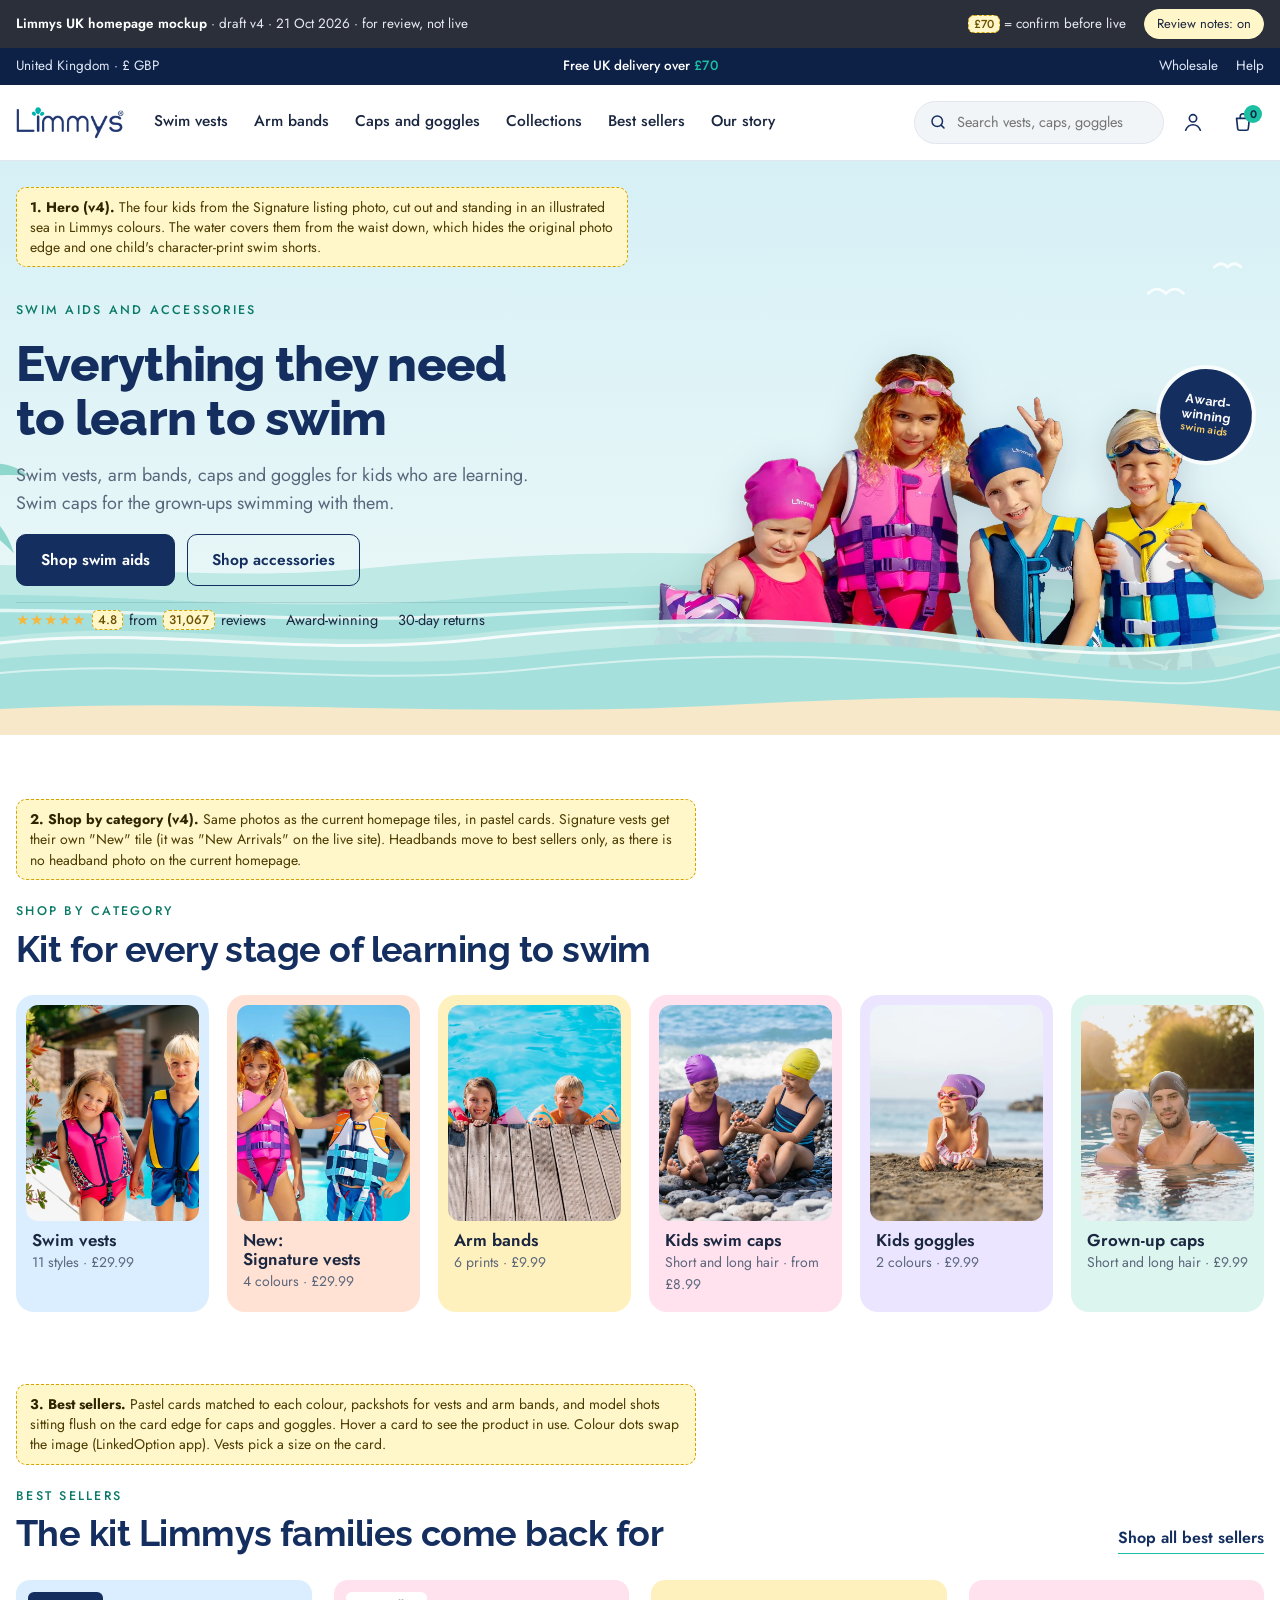
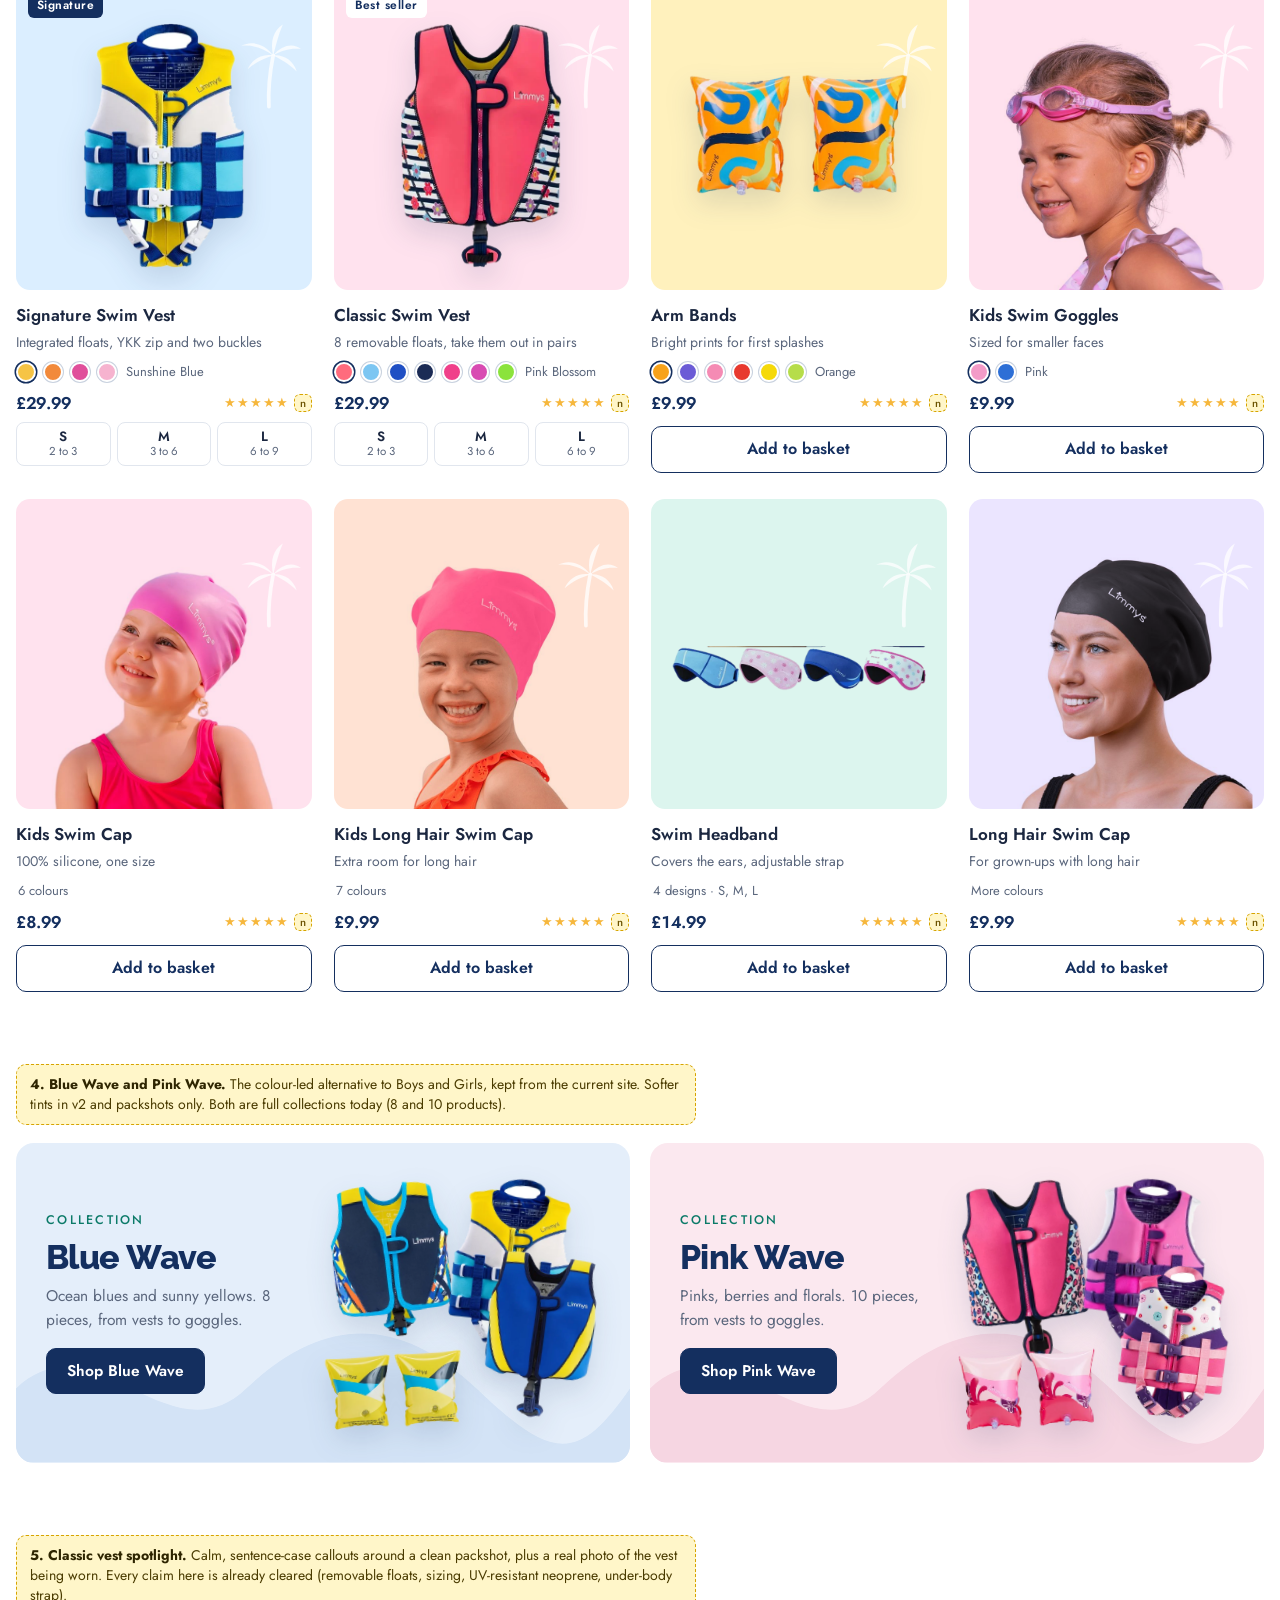
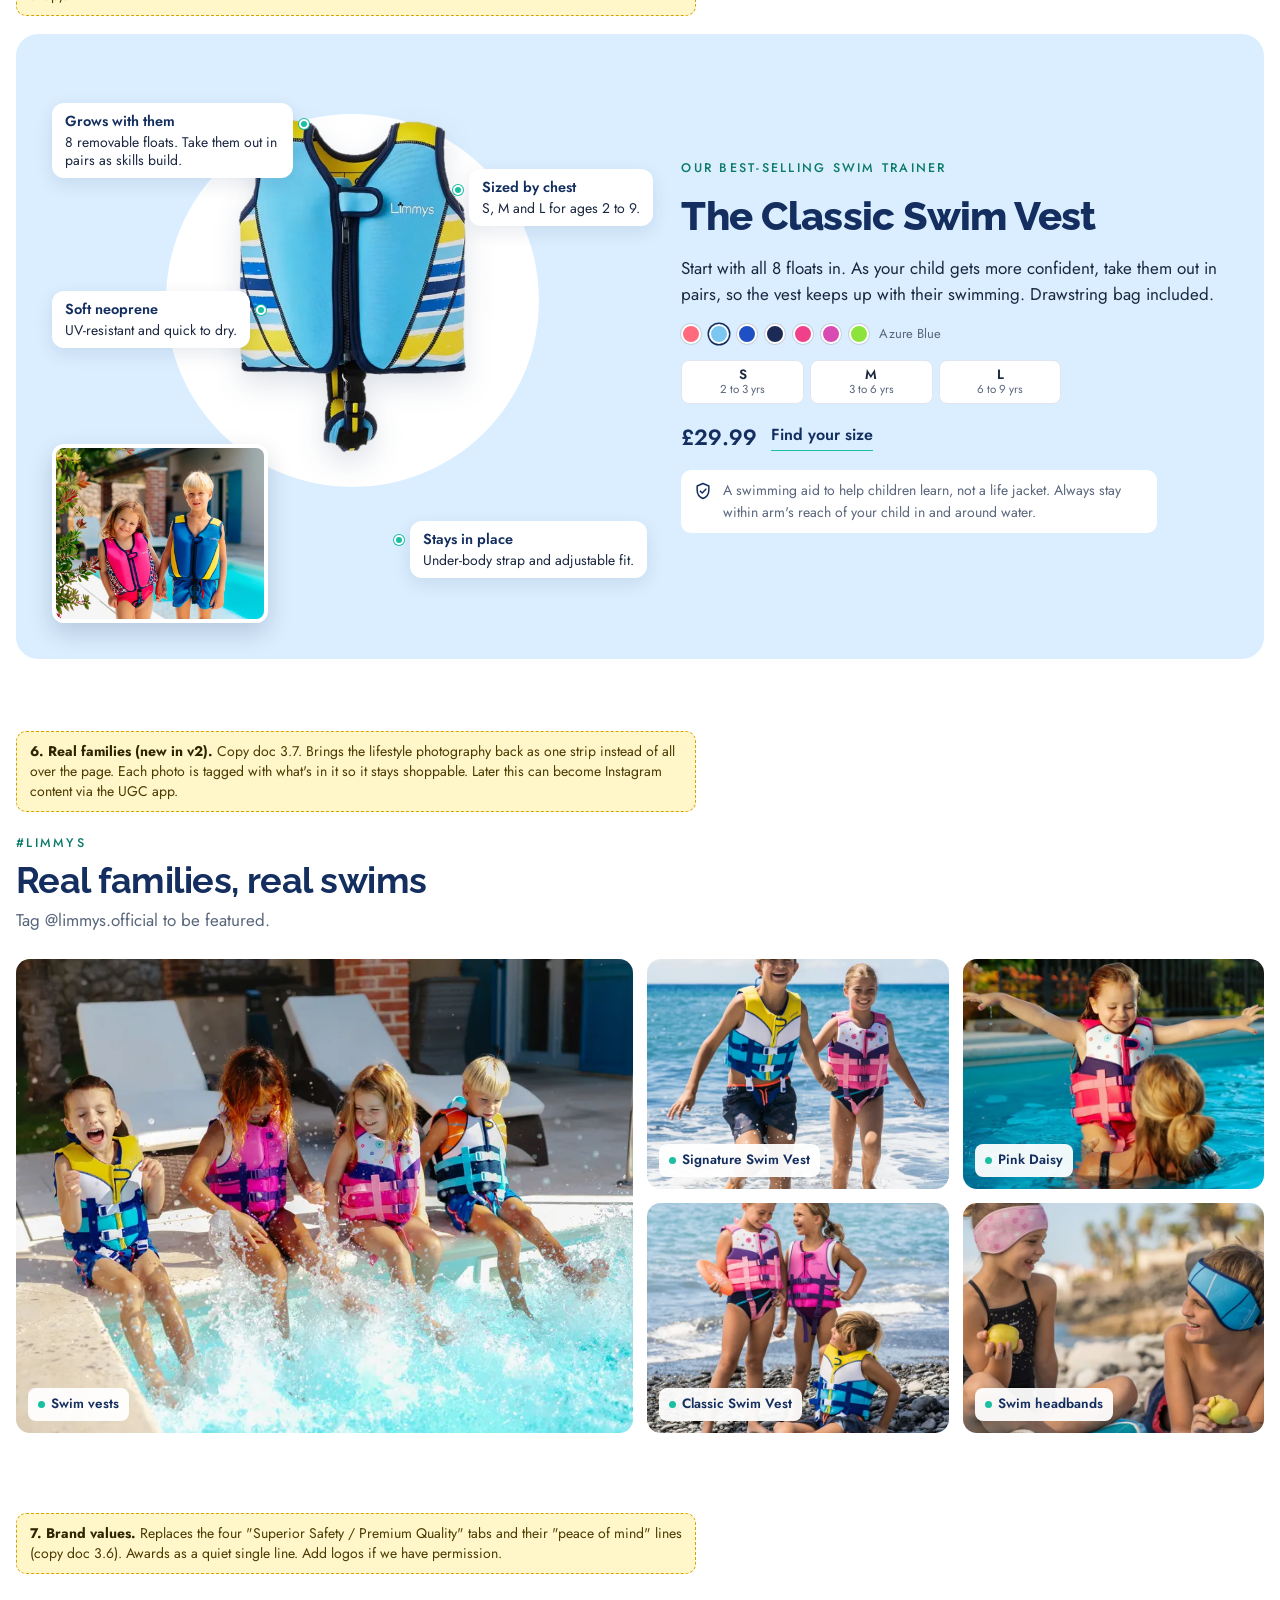
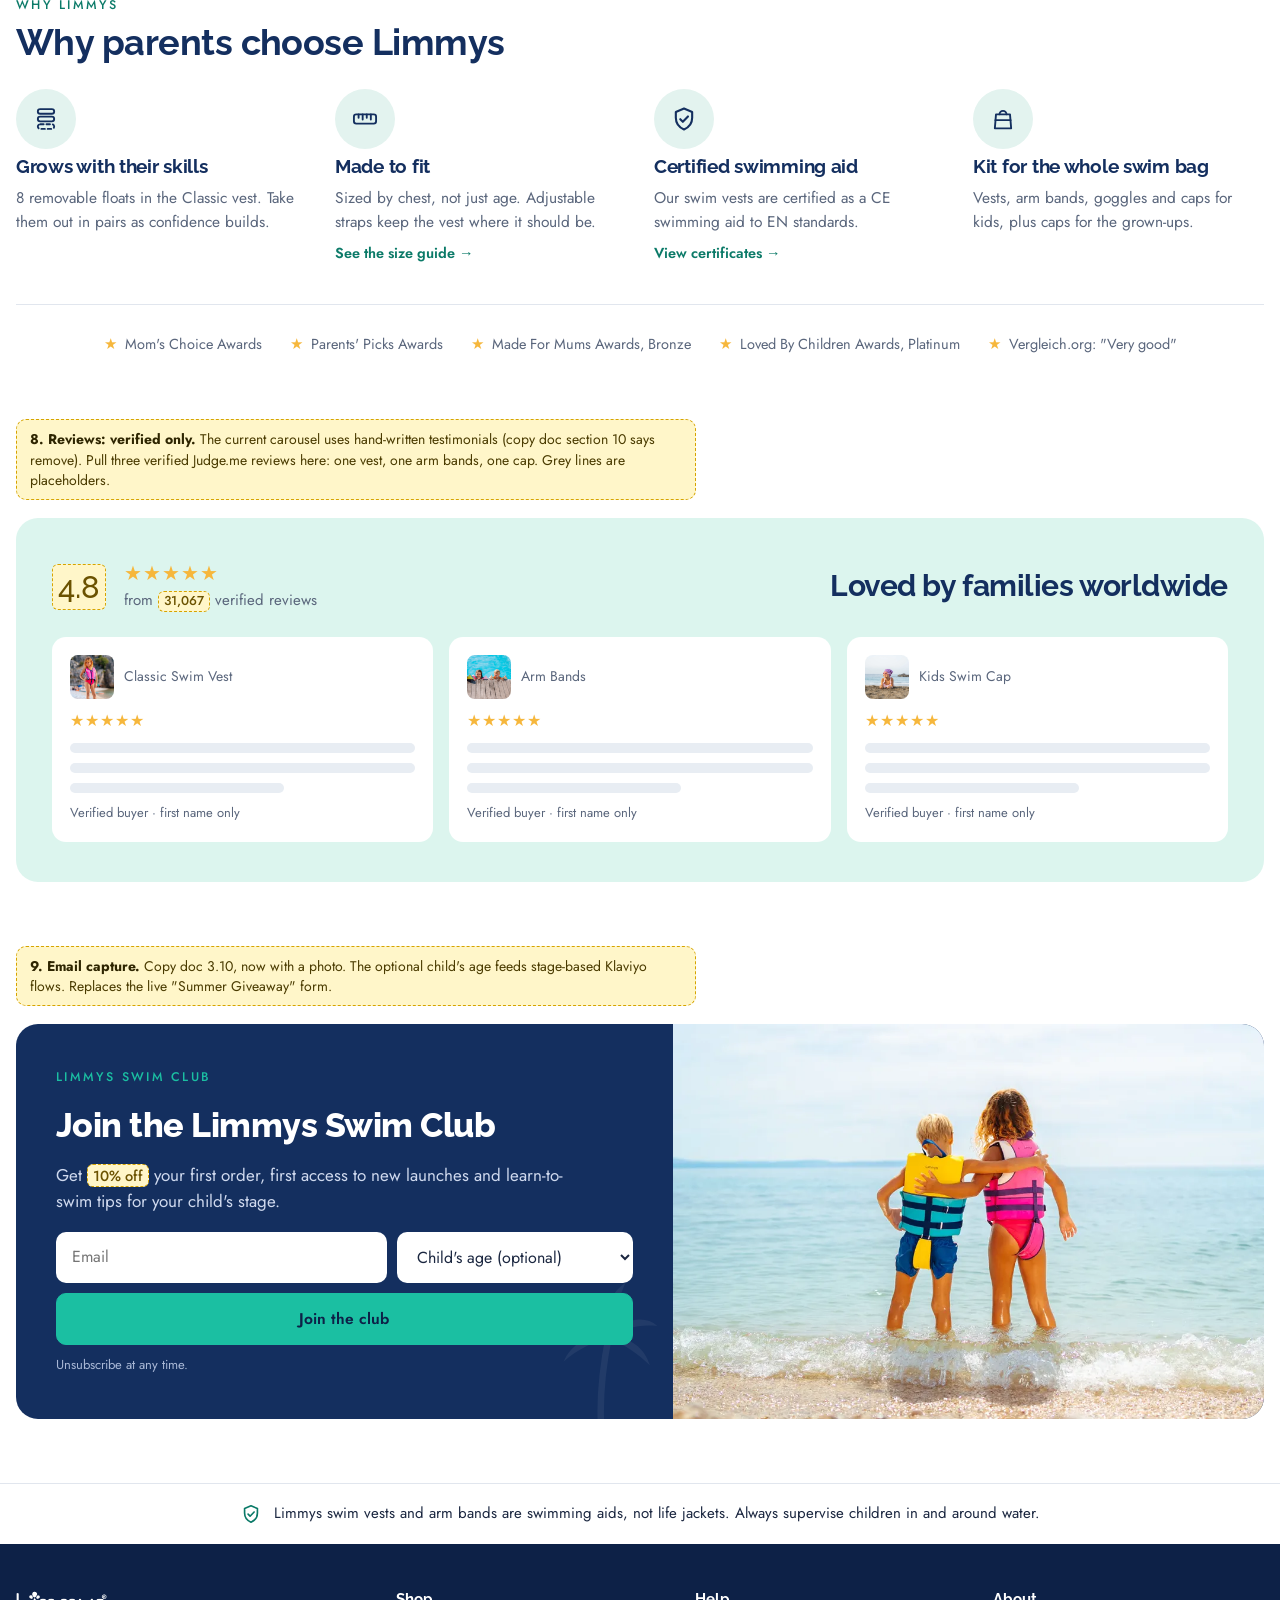
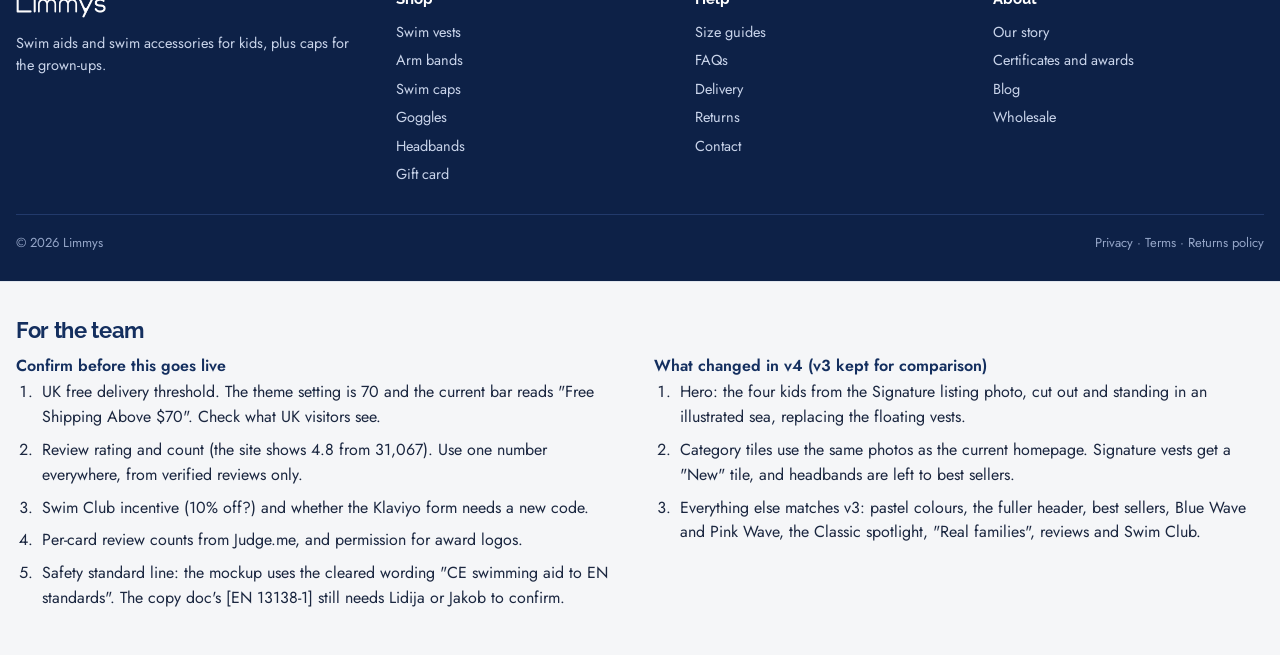
<file: v4.html>
<!doctype html>
<html lang="en-GB">
<head>
<meta charset="utf-8">
<meta name="viewport" content="width=device-width,initial-scale=1,viewport-fit=cover">
<meta name="robots" content="noindex, nofollow">
<style>:root{color-scheme:light;padding-top:env(safe-area-inset-top,0px);padding-bottom:env(safe-area-inset-bottom,0px)}body{margin:0;font:14px system-ui,sans-serif}img{max-width:100%}[hidden]{display:none!important}</style>
</head>
<body>
<title>Limmys UK Homepage v4</title>
<meta name="claude:viewport-fit-sides" content="cover">
<link rel="preconnect" href="https://fonts.googleapis.com">
<link rel="preconnect" href="https://fonts.gstatic.com" crossorigin>
<link rel="stylesheet" href="https://fonts.googleapis.com/css2?family=Jost:wght@400;500;600&family=Raleway:wght@600;700;800&display=swap">
<style>
/* Layout: premium storefront. Real shoot photography carries the mood (hero, category tiles, family strip);
   clean packshots carry the shopping (best sellers, wave collections, spotlight). Navy + white base, brand aqua as a soft tint,
   teal only as a small accent. Graphics kept to a few line-art palms.
   Single light look on purpose: this mocks the live store, which has no dark mode. */
:root {
  color-scheme: light;
  --navy: #142f5f;
  --navy-deep: #0d2147;
  --teal: #1bbfa2;
  --teal-ink: #0b7a68;
  --ink: #1b2740;
  --muted: #5a667c;
  --line: #e1e6ee;
  --paper: #ffffff;
  --mist: #f2f5f8;
  --aqua: #e3f3ef;
  --blue-tint: #e4eefa;
  --pink-tint: #fbe8ef;
  --sun: #f6b73c;
  --sky: #dbeeff;
  --butter: #fff1bd;
  --pinkt: #ffe2ee;
  --lilac: #ebe5ff;
  --mintt: #dcf5ee;
  --coral: #ffe2d3;
  --beach-sky: #e3f5f7;
  --beach-sea: #a6e0dc;
  --beach-sea2: #7fd0c9;
  --beach-sand: #f7e8c9;
  --note: #fff6c9;
  --note-line: #d6a400;
  --display: "Raleway", "Avenir Next", "Segoe UI", sans-serif;
  --body: "Jost", "Futura", "Century Gothic", "Segoe UI", sans-serif;
  --r: 14px;
  --wrap: 1280px;
}
* { box-sizing: border-box; }
body { background: var(--paper); color: var(--ink); font-family: var(--body); font-size: 16px; line-height: 1.55; overflow-x: hidden; }
h1, h2, h3 { font-family: var(--display); color: var(--navy); margin: 0; text-wrap: balance; line-height: 1.12; letter-spacing: -.015em; }
p { margin: 0; }
a { color: inherit; }
button { font: inherit; cursor: pointer; }
:focus-visible { outline: 3px solid var(--teal); outline-offset: 3px; border-radius: 6px; }
.wrap { max-width: var(--wrap); margin: 0 auto; padding-left: max(16px, env(safe-area-inset-left, 0px)); padding-right: max(16px, env(safe-area-inset-right, 0px)); }
.gfx { position: absolute; pointer-events: none; }
img.p { display: block; max-width: 100%; height: auto; filter: drop-shadow(0 12px 14px rgba(20, 47, 95, .14)); }
.eyebrow { font-weight: 500; font-size: 12.5px; letter-spacing: .18em; text-transform: uppercase; color: var(--teal-ink); }
.stars { color: var(--sun); letter-spacing: 1px; }

/* ---------- Review chrome (not part of the store) ---------- */
.review { background: #2a2f3a; color: #e8eaf0; font-size: 13.5px; }
.review .wrap { display: flex; flex-wrap: wrap; gap: 8px 18px; align-items: center; padding-block: 9px; }
.review strong { color: #fff; font-weight: 600; }
.review .sp { flex: 1; }
.toggle { background: transparent; color: #fff; border: 1px solid rgba(255,255,255,.4); border-radius: 999px; padding: 4px 12px; font-size: 13px; }
.toggle[aria-pressed="true"] { background: var(--note); color: var(--ink); border-color: var(--note); }
.tbc { display: inline-block; border: 1.5px dashed var(--note-line); background: var(--note); color: #6b5200; border-radius: 6px; padding: 0 5px; font-size: .86em; font-weight: 500; line-height: 1.45; white-space: nowrap; }
.note { display: none; position: relative; z-index: 3; max-width: 680px; margin: 0 0 18px; background: var(--note); border: 1.5px dashed var(--note-line); border-radius: 10px; padding: 9px 13px; font-size: 14px; color: #4a3b00; line-height: 1.45; }
.note b { color: #2e2500; }
.notes-on .note { display: block; }

/* ---------- Utility bar + header ---------- */
.utility { background: var(--navy-deep); color: #dfe7f6; font-size: 13.5px; }
.utility .wrap { display: grid; grid-template-columns: 1fr auto 1fr; gap: 12px; align-items: center; padding-block: 8px; }
.utility .msg { text-align: center; font-weight: 500; color: #fff; }
.utility .msg span { color: var(--teal); }
.utility .r { justify-self: end; display: flex; gap: 18px; }
.utility a { text-decoration: none; }
.utility a:hover { color: #fff; }
header.site { background: var(--paper); border-bottom: 1px solid var(--line); position: sticky; top: env(safe-area-inset-top, 0px); z-index: 20; }
header.site .wrap { display: flex; align-items: center; gap: 30px; padding-block: 16px; }
.logo img { height: 38px; width: auto; display: block; }
nav.main { display: flex; gap: 26px; font-weight: 500; font-size: 15.5px; }
nav.main a { text-decoration: none; padding: 6px 0; border-bottom: 2px solid transparent; white-space: nowrap; }
nav.main a:hover { border-color: var(--teal); }
.hdr-r { margin-left: auto; display: flex; gap: 8px; align-items: center; }
.search { display: flex; align-items: center; gap: 8px; border: 1px solid var(--line); background: var(--mist); border-radius: 999px; padding: 8px 14px; width: 250px; color: var(--muted); font-size: 14.5px; }
.search svg { width: 18px; height: 18px; flex: none; color: var(--navy); }
.search input { border: 0; background: transparent; font: inherit; color: var(--ink); width: 100%; min-width: 0; outline: none; }
.icon-btn { width: 42px; height: 42px; display: grid; place-items: center; border-radius: 50%; border: 0; background: transparent; color: var(--navy); position: relative; }
.icon-btn:hover { background: var(--mist); }
.icon-btn svg { width: 22px; height: 22px; }
.bag-count { position: absolute; top: 4px; right: 2px; min-width: 18px; height: 18px; border-radius: 9px; background: var(--teal); color: var(--navy-deep); font-size: 11px; font-weight: 600; display: grid; place-items: center; padding: 0 4px; }
.menu-btn { display: none; }

/* ---------- Hero ---------- */
.hero { background: var(--beach-sky); position: relative; overflow: hidden; }
.hero .scene { position: absolute; inset: 0; width: 100%; height: 100%; z-index: 0; }
.hero-grid { position: relative; z-index: 2; display: grid; grid-template-columns: minmax(0, 1fr) minmax(0, 1fr); gap: 24px; align-items: center; padding-block: 34px 30px; }
.hero-copy { display: grid; align-content: center; gap: 16px; min-width: 0; }
.hero-art { position: relative; width: 100%; max-width: 560px; aspect-ratio: 1 / .74; justify-self: center; }
.hero-art .sunD { position: absolute; width: 58%; aspect-ratio: 1; left: 22%; top: 2%; border-radius: 50%; background: #ffe7a3; }
.hero-art img.p { position: absolute; }
.hero-art .v1 { width: 33%; left: 34%; top: 4%; z-index: 3; }
.hero-art .v2 { width: 25%; left: 15%; top: 14%; z-index: 2; transform: rotate(-9deg); }
.hero-art .v3 { width: 25%; right: 14%; top: 16%; z-index: 2; transform: rotate(8deg); }
.hero-art .a1 { width: 27%; left: 6%; bottom: 2%; z-index: 4; transform: rotate(-8deg); }
.hero-art .a2 { width: 25%; right: 6%; bottom: 4%; z-index: 4; transform: rotate(7deg); }
.hero-art .g1 { width: 22%; left: 40%; bottom: 0; z-index: 5; transform: rotate(-4deg); }
.badge-r { position: absolute; right: 0; top: 0; z-index: 6; width: 92px; aspect-ratio: 1; border-radius: 50%; background: var(--navy); color: #fff; display: grid; place-items: center; text-align: center; font-family: var(--display); font-weight: 700; font-size: 12.5px; line-height: 1.2; transform: rotate(8deg); box-shadow: 0 0 0 4px rgba(255,255,255,.8); }
.badge-r small { display: block; font-family: var(--body); font-weight: 500; font-size: 11px; color: #ffd36b; }
.hero h1 { font-size: clamp(32px, 3.8vw, 52px); font-weight: 800; }
.hero .sub { font-size: 18px; color: var(--muted); max-width: 30em; }
.ctas { display: flex; flex-wrap: wrap; gap: 12px; }
.btn { display: inline-flex; align-items: center; justify-content: center; gap: 8px; border-radius: 10px; padding: 13px 24px; font-weight: 600; font-size: 15.5px; text-decoration: none; border: 1.5px solid var(--navy); transition: background-color .15s ease, color .15s ease; }
.btn.solid { background: var(--navy); color: #fff; }
.btn.solid:hover { background: var(--navy-deep); }
.btn.ghost { background: transparent; color: var(--navy); }
.btn.ghost:hover { background: var(--paper); }
.trust { display: flex; flex-wrap: wrap; gap: 8px 20px; font-size: 14.5px; color: var(--ink); align-items: center; padding-top: 6px; border-top: 1px solid rgba(20,47,95,.12); }
.trust > span { display: inline-flex; align-items: center; gap: 6px; }

/* ---------- Generic section ---------- */
section.s { padding-block: 64px; position: relative; }
.s-head { display: flex; justify-content: space-between; align-items: end; gap: 12px 24px; flex-wrap: wrap; margin-bottom: 26px; }
.s-head h2 { font-size: clamp(26px, 3vw, 36px); font-weight: 700; margin-top: 6px; }
.s-head p { color: var(--muted); font-size: 17px; margin-top: 6px; }
.link { color: var(--navy); font-weight: 600; text-decoration: none; border-bottom: 1.5px solid var(--teal); padding-bottom: 2px; white-space: nowrap; }

/* ---------- Category tiles (photos) ---------- */
.cats { display: grid; grid-template-columns: repeat(6, minmax(0, 1fr)); gap: 18px; }
.cat { text-decoration: none; display: grid; gap: 10px; align-content: start; min-width: 0; border-radius: 18px; padding: 10px 10px 16px; transition: transform .2s ease; }
.cat:hover { transform: translateY(-3px); }
.cat h3, .cat .meta { padding-inline: 6px; }
.cat .ph { border-radius: 12px; overflow: hidden; aspect-ratio: 4 / 5; max-width: 100%; background: var(--mist); }
.bg-sky { background: var(--sky); } .bg-butter { background: var(--butter); } .bg-pink { background: var(--pinkt); }
.bg-lilac { background: var(--lilac); } .bg-mint { background: var(--mintt); } .bg-coral { background: var(--coral); }
.cat .ph img { width: 100%; height: 100%; object-fit: cover; display: block; transition: transform .4s ease; }
.cat:hover .ph img { transform: scale(1.05); }
.cat h3 { font-family: var(--body); font-size: 17px; font-weight: 600; color: var(--ink); letter-spacing: 0; }
.cat .meta { font-size: 14px; color: var(--muted); margin-top: -8px; }

/* ---------- Product cards ---------- */
.grid { display: grid; grid-template-columns: repeat(4, minmax(0, 1fr)); gap: 26px 22px; }
.card { display: grid; grid-template-rows: auto 1fr; gap: 14px; min-width: 0; }
.card .ph { position: relative; border-radius: var(--r); aspect-ratio: 1 / 1.05; overflow: hidden; background: var(--mist); display: grid; place-items: center; transition: background-color .25s ease; }
.card .ph .gfx.palm { width: 64px; right: 10px; top: 10px; color: rgba(255,255,255,.75); z-index: 0; }
.card .ph img.p { max-height: 74%; max-width: 74%; width: auto; position: relative; z-index: 1; }
.card .ph img.model { position: absolute; left: 50%; bottom: 0; transform: translateX(-50%); height: 88%; width: auto; max-width: none; mix-blend-mode: multiply; z-index: 1; }
.card .ph img.model.wide { height: auto; width: 86%; bottom: 38%; }
.card .ph .alt { position: absolute; inset: 0; width: 100%; height: 100%; object-fit: cover; opacity: 0; transition: opacity .35s ease; z-index: 2; }
.card:hover .ph .alt { opacity: 1; }
.badge { position: absolute; left: 12px; top: 12px; z-index: 3; background: var(--paper); color: var(--navy); font-weight: 600; font-size: 12px; letter-spacing: .04em; border-radius: 6px; padding: 4px 9px; }
.badge.dark { background: var(--navy); color: #fff; }
.card .body { display: grid; gap: 6px; align-content: start; }
.card h3 { font-family: var(--body); font-size: 17px; font-weight: 600; color: var(--ink); line-height: 1.3; letter-spacing: 0; }
.card .feat { font-size: 14px; color: var(--muted); }
.card .row { display: flex; align-items: center; justify-content: space-between; gap: 8px; flex-wrap: wrap; }
.price { font-weight: 600; font-size: 17px; color: var(--navy); font-variant-numeric: tabular-nums; }
.rating { font-size: 13px; color: var(--muted); display: inline-flex; gap: 5px; align-items: center; }
.swatches { display: flex; flex-wrap: wrap; gap: 7px; min-height: 24px; align-items: center; }
.sw-btn { width: 20px; height: 20px; border-radius: 50%; border: 2px solid var(--paper); box-shadow: 0 0 0 1px #c9d2df; padding: 0; }
.sw-btn[aria-pressed="true"] { box-shadow: 0 0 0 1.5px var(--navy); }
.sw-label { font-size: 13px; color: var(--muted); margin-left: 2px; }
.add { margin-top: 4px; width: 100%; border-radius: 10px; border: 1.5px solid var(--navy); background: var(--paper); color: var(--navy); font-weight: 600; padding: 10px 14px; transition: background-color .15s ease, color .15s ease; }
.add:hover { background: var(--navy); color: #fff; }
.sizes { display: flex; gap: 6px; }
.sizes button { flex: 1; border: 1px solid var(--line); background: var(--paper); border-radius: 8px; padding: 6px 0; font-weight: 600; font-size: 13.5px; color: var(--ink); line-height: 1.2; }
.sizes button small { display: block; font-weight: 400; font-size: 11.5px; color: var(--muted); }
.sizes button:hover { border-color: var(--navy); }

/* ---------- Wave collections ---------- */
.waves { display: grid; grid-template-columns: 1fr 1fr; gap: 20px; }
.wave-tile { position: relative; border-radius: 18px; overflow: hidden; min-height: 320px; text-decoration: none; display: grid; grid-template-columns: minmax(0, 1fr) minmax(0, 1.1fr); align-items: center; padding: 30px; gap: 10px; }
.wave-tile.blue { background: var(--blue-tint); }
.wave-tile.pinky { background: var(--pink-tint); }
.wave-tile .gfx.wv { left: 0; right: 0; bottom: 0; width: 100%; height: 46%; }
.wave-tile.blue .wv { color: #d3e3f6; } .wave-tile.pinky .wv { color: #f6d6e2; }
.wave-tile .txt { position: relative; z-index: 2; display: grid; gap: 8px; align-content: center; min-width: 0; }
.wave-tile h3 { font-size: clamp(26px, 2.8vw, 34px); font-weight: 800; }
.wave-tile .txt p { color: var(--muted); font-size: 15.5px; }
.wave-tile .btn { justify-self: start; margin-top: 8px; padding: 10px 20px; }
.wave-tile .pile { position: relative; z-index: 2; height: 250px; }
.pile img.p { position: absolute; }
.pile .i1 { width: 42%; left: 6%; top: 2%; transform: rotate(-7deg); }
.pile .i2 { width: 42%; left: 48%; top: 0; transform: rotate(6deg); }
.pile .i3 { width: 48%; left: 4%; bottom: 0; transform: rotate(-3deg); z-index: 3; }
.pile .i4 { width: 38%; right: 2%; bottom: 4%; transform: rotate(7deg); z-index: 3; }

/* ---------- Spotlight ---------- */
.spot { background: var(--sky); border-radius: 22px; display: grid; grid-template-columns: minmax(0, 1.1fr) minmax(0, 1fr); gap: 28px; align-items: center; padding: 36px; position: relative; overflow: hidden; }
.spot-art { position: relative; aspect-ratio: 1 / .92; min-width: 0; max-width: 100%; }
.spot-art .disc { position: absolute; width: 62%; aspect-ratio: 1; left: 19%; top: 8%; border-radius: 50%; background: var(--paper); }
.spot-art img.p { position: absolute; width: 38%; left: 31%; top: 9%; z-index: 2; }
.spot-art .inset { position: absolute; left: 0; bottom: 0; width: 36%; border-radius: 12px; border: 4px solid var(--paper); box-shadow: 0 10px 24px rgba(13,33,71,.18); z-index: 4; display: block; }
.callout { position: absolute; z-index: 3; background: var(--paper); border-radius: 12px; padding: 9px 13px; font-size: 14px; line-height: 1.3; max-width: 40%; box-shadow: 0 6px 18px rgba(20,47,95,.10); }
.callout b { display: block; font-weight: 600; color: var(--navy); font-size: 14.5px; margin-bottom: 2px; }
.callout .dot { position: absolute; width: 10px; height: 10px; border-radius: 50%; background: var(--teal); border: 2px solid var(--paper); box-shadow: 0 0 0 1px var(--teal); }
.co1 { left: 0; top: 6%; } .co1 .dot { right: -16px; top: 16px; }
.co2 { right: 0; top: 18%; } .co2 .dot { left: -16px; top: 16px; }
.co3 { left: 0; top: 40%; } .co3 .dot { right: -16px; top: 14px; }
.co4 { right: 1%; bottom: 8%; } .co4 .dot { left: -16px; top: 14px; }
.spot .copy { display: grid; gap: 16px; position: relative; z-index: 2; min-width: 0; }
.spot h2 { font-size: clamp(28px, 3.2vw, 40px); font-weight: 800; }
.spot .copy > p { font-size: 17px; color: var(--ink); max-width: 34em; }
.spot .sizes { max-width: 380px; }
.spot .price { font-size: 22px; }
.safety { display: flex; gap: 10px; align-items: start; font-size: 14px; color: var(--muted); background: var(--paper); border-radius: 10px; padding: 10px 12px; max-width: 34em; }
.safety svg { flex: none; width: 20px; height: 20px; color: var(--navy); margin-top: 1px; }
.swatch-strip { display: flex; gap: 8px; flex-wrap: wrap; align-items: center; }

/* ---------- Real families ---------- */
.mosaic { display: grid; grid-template-columns: repeat(4, minmax(0, 1fr)); grid-auto-rows: 230px; gap: 14px; }
.tile { position: relative; border-radius: var(--r); overflow: hidden; background: var(--mist); }
.tile img { width: 100%; height: 100%; object-fit: cover; display: block; transition: transform .4s ease; }
.tile:hover img { transform: scale(1.04); }
.tile.big { grid-column: span 2; grid-row: span 2; }
.tile .tag { position: absolute; left: 12px; bottom: 12px; background: rgba(255,255,255,.94); color: var(--navy); border-radius: 8px; padding: 6px 10px; font-size: 13.5px; font-weight: 600; display: inline-flex; gap: 6px; align-items: center; }
.tile .tag::before { content: ""; width: 7px; height: 7px; border-radius: 50%; background: var(--teal); }

/* ---------- Tenets ---------- */
.tenets { display: grid; grid-template-columns: repeat(4, minmax(0, 1fr)); gap: 28px; }
.tenet { display: grid; gap: 8px; align-content: start; }
.tenet .ic { width: 60px; height: 60px; border-radius: 50%; display: grid; place-items: center; background: var(--aqua); }
.tenet .ic svg { width: 28px; height: 28px; color: var(--navy); }
.tenet h3 { font-size: 18.5px; font-weight: 700; }
.tenet p { color: var(--muted); font-size: 15.5px; }
.tenet a { font-size: 14.5px; font-weight: 600; color: var(--teal-ink); text-decoration: none; }
.awards { margin-top: 40px; padding-top: 28px; border-top: 1px solid var(--line); display: flex; flex-wrap: wrap; gap: 10px 28px; align-items: center; justify-content: center; color: var(--muted); font-size: 14.5px; }
.awards span { display: inline-flex; gap: 8px; align-items: center; }
.awards span::before { content: "★"; color: var(--sun); }

/* ---------- Reviews ---------- */
.reviews { background: var(--mintt); border-radius: 22px; padding: 40px 36px; }
.rev-sum { display: flex; flex-wrap: wrap; align-items: center; gap: 10px 18px; margin-bottom: 24px; }
.rev-sum .big { font-family: var(--display); font-weight: 800; font-size: 44px; color: var(--navy); line-height: 1; }
.rev-sum .stars { font-size: 20px; }
.rev-grid { display: grid; grid-template-columns: repeat(3, minmax(0, 1fr)); gap: 16px; }
.rev { background: var(--paper); border-radius: 14px; padding: 18px; display: grid; gap: 10px; align-content: start; min-width: 0; }
.rev .prod { display: flex; gap: 10px; align-items: center; font-size: 14px; color: var(--muted); }
.rev .prod img { width: 44px; height: 44px; object-fit: cover; border-radius: 8px; }
.rev .ph-line { height: 10px; border-radius: 5px; background: #e8edf3; }
.rev .ph-line.s { width: 62%; }
.rev .who { font-size: 13px; color: var(--muted); }

/* ---------- Swim club ---------- */
.club { background: var(--navy); color: #fff; border-radius: 22px; overflow: hidden; display: grid; grid-template-columns: minmax(0, 1fr) minmax(0, .9fr); position: relative; }
.club .in { padding: 44px 40px; display: grid; gap: 18px; align-content: center; position: relative; }
.club h2 { color: #fff; font-size: clamp(26px, 2.8vw, 34px); font-weight: 800; }
.club p { color: #cfd9ee; font-size: 17px; max-width: 30em; }
.club form { display: grid; grid-template-columns: 1.4fr 1fr; gap: 10px; position: relative; z-index: 2; }
.club input, .club select { font: inherit; font-size: 16px; padding: 13px 16px; border-radius: 10px; border: 0; background: #fff; color: var(--ink); min-width: 0; }
.club form .btn { grid-column: 1 / -1; background: var(--teal); border-color: var(--teal); color: var(--navy-deep); }
.club .fine { grid-column: 1 / -1; font-size: 13px; color: #a9b8d6; margin: 0; }
.club .ok { grid-column: 1 / -1; color: var(--teal); font-weight: 600; }
.club .photo { position: relative; min-height: 300px; }
.club .photo img { position: absolute; inset: 0; width: 100%; height: 100%; object-fit: cover; display: block; }
.club .gfx.palm { width: 120px; right: 10px; bottom: -10px; color: rgba(255,255,255,.06); }

/* ---------- Safety + footer ---------- */
.safety-band { border-top: 1px solid var(--line); }
.safety-band .wrap { display: flex; gap: 12px; align-items: center; justify-content: center; padding-block: 18px; font-size: 15px; color: var(--ink); text-align: center; }
.safety-band svg { width: 22px; height: 22px; color: var(--teal-ink); flex: none; }
footer.site { background: var(--navy-deep); color: #c9d4ea; font-size: 14.5px; }
footer.site .wrap { display: grid; grid-template-columns: 1.3fr repeat(3, 1fr); gap: 28px; padding-block: 44px 28px; }
footer.site h4 { color: #fff; font-family: var(--display); font-size: 15px; margin: 0 0 10px; }
footer.site ul { list-style: none; margin: 0; padding: 0; display: grid; gap: 6px; }
footer.site a { text-decoration: none; }
footer.site a:hover { color: #fff; }
footer.site .logo img { filter: brightness(0) invert(1); height: 32px; }
footer.site .base { grid-column: 1 / -1; border-top: 1px solid #223a6b; padding-top: 18px; display: flex; flex-wrap: wrap; justify-content: space-between; gap: 10px; font-size: 13px; color: #94a5c7; }

/* ---------- Open items (review chrome) ---------- */
.open { background: #f5f6f8; border-top: 1px solid var(--line); }
.open .wrap { padding-block: 36px 44px; display: grid; gap: 14px; }
.open h2 { font-size: 22px; }
.open ol { margin: 0; padding-left: 22px; display: grid; gap: 8px; }
.open li { padding-left: 4px; }
.open .cols { display: grid; grid-template-columns: 1fr 1fr; gap: 28px; }
.open h3 { font-family: var(--body); font-size: 16px; font-weight: 600; color: var(--navy); margin-bottom: 6px; letter-spacing: 0; }

.toast { position: fixed; left: 50%; bottom: calc(22px + env(safe-area-inset-bottom, 0px)); transform: translate(-50%, 20px); background: var(--navy); color: #fff; padding: 11px 18px; border-radius: 10px; font-weight: 500; font-size: 14.5px; opacity: 0; transition: opacity .2s ease, transform .2s ease; z-index: 40; pointer-events: none; }
.toast.show { opacity: 1; transform: translate(-50%, 0); }

/* ---------- Responsive ---------- */
@media (max-width: 1180px) {
  .search { width: 180px; }
  nav.main { gap: 18px; font-size: 15px; }
  .cats { grid-template-columns: repeat(3, minmax(0, 1fr)); }
}
@media (max-width: 980px) {
  nav.main, .search, .utility .l, .utility .r { display: none; }
  .utility .wrap { grid-template-columns: 1fr; }
  .menu-btn { display: grid; }
  .hero-grid { grid-template-columns: 1fr; padding-block: 24px 20px; }
  .hero-art { max-width: 440px; }
  .grid { grid-template-columns: repeat(2, minmax(0, 1fr)); gap: 22px 14px; }
  .waves { grid-template-columns: 1fr; }
  .spot { grid-template-columns: 1fr; padding: 24px; }
  .mosaic { grid-template-columns: repeat(2, minmax(0, 1fr)); grid-auto-rows: 170px; }
  .tenets { grid-template-columns: repeat(2, minmax(0, 1fr)); }
  .rev-grid { grid-template-columns: 1fr; }
  .club { grid-template-columns: 1fr; }
  .club .photo { order: -1; min-height: 220px; }
  .club .in { padding: 28px 22px; }
  footer.site .wrap { grid-template-columns: 1fr 1fr; }
  .open .cols { grid-template-columns: 1fr; }
}
@media (max-width: 560px) {
  .cats { grid-template-columns: repeat(2, minmax(0, 1fr)); gap: 16px 12px; }
  .wave-tile { grid-template-columns: 1fr; padding: 22px; }
  .wave-tile .pile { height: 200px; width: 100%; max-width: 300px; justify-self: center; }
  .callout { font-size: 12.5px; padding: 7px 10px; max-width: 46%; }
  .callout b { font-size: 13px; }
  .tenets { grid-template-columns: 1fr; }
  .club form { grid-template-columns: 1fr; }
  .reviews { padding: 28px 20px; }
  .hdr-r .hide-sm { display: none; }
  .badge-r { width: 74px; font-size: 11px; }
}
@media (prefers-reduced-motion: reduce) { * { transition: none !important; } }

/* ---------- v4 hero: kids cut-out standing in the sea ---------- */
.hero-grid { z-index: auto; padding-block: 26px 0; min-height: 470px; align-items: stretch; }
.hero-copy { position: relative; z-index: 3; padding-bottom: 104px; }
.kids { position: relative; z-index: 1; align-self: end; justify-self: center; width: 100%; max-width: 640px; }
.kids img { display: block; width: 100%; height: auto; filter: drop-shadow(0 10px 18px rgba(13, 33, 71, .18)); }
.kids .badge-r { right: 2%; top: 4%; }
.front { position: absolute; left: 0; right: 0; bottom: 0; width: 100%; height: 132px; z-index: 2; pointer-events: none; }
@media (max-width: 980px) {
  .hero-grid { min-height: 0; padding-block: 22px 0; }
  .hero-copy { padding-bottom: 8px; }
  .kids { max-width: 460px; }
  .front { height: 92px; }
}
</style>

<svg width="0" height="0" style="position:absolute" aria-hidden="true">
  <symbol id="palm" viewBox="0 0 120 160"><path d="M58 158 C56 122 60 92 66 62" fill="none" stroke="currentColor" stroke-width="7" stroke-linecap="round"/><g fill="currentColor"><path d="M66 62 C50 40 26 34 6 44 C28 42 46 48 66 62Z"/><path d="M66 62 C60 36 66 16 84 4 C76 22 72 40 66 62Z"/><path d="M66 62 C82 42 104 38 118 50 C98 48 84 52 66 62Z"/><path d="M66 62 C44 58 26 70 18 88 C34 74 48 68 66 62Z"/><path d="M66 62 C86 60 104 72 110 92 C96 78 82 70 66 62Z"/></g></symbol>
  <symbol id="wave" viewBox="0 0 1200 80" preserveAspectRatio="none"><path fill="currentColor" d="M0 40 C150 0 300 80 450 40 S750 0 900 40 S1100 80 1200 40 V80 H0Z"/></symbol>
  <symbol id="shield" viewBox="0 0 24 24"><path fill="none" stroke="currentColor" stroke-width="1.8" stroke-linejoin="round" d="M12 3l7 3v5c0 4.5-3 8.3-7 10-4-1.7-7-5.5-7-10V6l7-3z"/><path fill="none" stroke="currentColor" stroke-width="1.8" stroke-linecap="round" stroke-linejoin="round" d="M8.8 12.2l2.2 2.2 4.4-4.6"/></symbol>
</svg>

<div class="review" id="top">
  <div class="wrap">
    <span><strong>Limmys UK homepage mockup</strong> · draft v4 · 21 Oct 2026 · for review, not live</span>
    <span class="sp"></span>
    <span><span class="tbc">£70</span> = confirm before live</span>
    <button class="toggle" id="notesToggle" type="button" aria-pressed="true">Review notes: on</button>
  </div>
</div>

<div class="utility"><div class="wrap">
  <span class="l">United Kingdom · £ GBP</span>
  <span class="msg" id="annMsg">Free UK delivery over <span>£70</span></span>
  <span class="r"><a href="#top">Wholesale</a><a href="#top">Help</a></span>
</div></div>

<header class="site">
  <div class="wrap">
    <a class="logo" href="#top" aria-label="Limmys home"><img src="img/logo.png" alt="Limmys" width="108" height="38"></a>
    <nav class="main" aria-label="Main">
      <a href="#shop">Swim vests</a>
      <a href="#shop">Arm bands</a>
      <a href="#shop">Caps and goggles</a>
      <a href="#waves">Collections</a>
      <a href="#bestsellers">Best sellers</a>
      <a href="#why">Our story</a>
    </nav>
    <div class="hdr-r">
      <label class="search" for="q"><svg viewBox="0 0 24 24" fill="none" stroke="currentColor" stroke-width="2" stroke-linecap="round"><circle cx="11" cy="11" r="7"/><path d="M20 20l-3.5-3.5"/></svg><input id="q" type="search" placeholder="Search vests, caps, goggles"></label>
      <button class="icon-btn hide-sm" type="button" aria-label="Account"><svg viewBox="0 0 24 24" fill="none" stroke="currentColor" stroke-width="1.8" stroke-linecap="round"><circle cx="12" cy="8" r="4"/><path d="M4 21c1.5-4 4.5-6 8-6s6.5 2 8 6"/></svg></button>
      <button class="icon-btn" type="button" aria-label="Basket"><svg viewBox="0 0 24 24" fill="none" stroke="currentColor" stroke-width="1.8" stroke-linejoin="round"><path d="M5 8h14l-1.2 11.2a2 2 0 0 1-2 1.8H8.2a2 2 0 0 1-2-1.8L5 8z"/><path d="M9 8V6a3 3 0 0 1 6 0v2"/></svg><span class="bag-count" id="bagCount">0</span></button>
      <button class="icon-btn menu-btn" type="button" aria-label="Menu"><svg viewBox="0 0 24 24" fill="none" stroke="currentColor" stroke-width="1.8" stroke-linecap="round"><path d="M4 7h16M4 12h16M4 17h16"/></svg></button>
    </div>
  </div>
</header>

<main>
<!-- 1. HERO -->
<section class="hero">
  <svg class="scene" viewBox="0 0 1440 520" preserveAspectRatio="xMidYMax slice" aria-hidden="true">
    <defs><linearGradient id="skyG" x1="0" y1="0" x2="0" y2="1"><stop offset="0" stop-color="#d6f0f6"/><stop offset="1" stop-color="#eef9f8"/></linearGradient></defs>
    <rect width="1440" height="520" fill="url(#skyG)"/>
    <path d="M0 372 C160 352 300 386 480 368 S820 350 1000 370 S1300 384 1440 362 V520 H0Z" fill="#bfe9e4"/>
    <path d="M0 398 C200 380 360 414 560 396 S900 380 1100 400 S1340 410 1440 392 V520 H0Z" fill="#a6e0dc"/>
    <path d="M0 412 C220 396 380 424 600 410 S940 396 1140 414 S1360 420 1440 408" fill="none" stroke="#ffffff" stroke-width="3" stroke-linecap="round" opacity=".7"/>
    <path d="M0 456 C240 440 420 470 700 452 S1100 440 1440 458 V520 H0Z" fill="#f7e8c9"/>
    <path d="M0 488 C300 474 560 498 860 482 S1260 476 1440 490 V520 H0Z" fill="#f2dfb8"/>
    <g fill="none" stroke="#ffffff" stroke-width="2.5" stroke-linecap="round" opacity=".8"><path d="M1180 120 q8 -8 16 0 q8 -8 16 0"/><path d="M1240 96 q6 -6 12 0 q6 -6 12 0"/></g>
    <svg x="-30" y="190" width="200" height="290" viewBox="0 0 120 160" color="#8fd6cc"><use href="#palm"/></svg>
    <g transform="translate(2750 0) scale(-1 1)"><svg x="1300" y="230" width="150" height="230" viewBox="0 0 120 160" color="#8fd6cc"><use href="#palm"/></svg></g>
  </svg>
  <div class="wrap hero-grid">
    <div class="hero-copy">
      <div class="note"><b>1. Hero (v4).</b> The four kids from the Signature listing photo, cut out and standing in an illustrated sea in Limmys colours. The water covers them from the waist down, which hides the original photo edge and one child's character-print swim shorts.</div>
      <span class="eyebrow">Swim aids and accessories</span>
      <h1>Everything they need to learn to swim</h1>
      <p class="sub">Swim vests, arm bands, caps and goggles for kids who are learning. Swim caps for the grown-ups swimming with them.</p>
      <div class="ctas">
        <a class="btn solid" href="#shop">Shop swim aids</a>
        <a class="btn ghost" href="#shop">Shop accessories</a>
      </div>
      <div class="trust">
        <span><span class="stars">★★★★★</span> <span class="tbc">4.8</span> from <span class="tbc">31,067</span> reviews</span>
        <span>Award-winning</span>
        <span>30-day returns</span>
      </div>
    </div>
    <div class="kids">
      <img src="img/hero_kids.webp" alt="Four children in Limmys swim vests, swim caps, goggles and arm bands, standing in the sea" fetchpriority="high">
      <div class="badge-r"><span>Award-<br>winning<small>swim aids</small></span></div>
    </div>
  </div>
  <svg class="front" viewBox="0 0 1440 132" preserveAspectRatio="none" aria-hidden="true">
    <path d="M0 34 C180 14 340 50 540 30 S900 12 1080 32 S1340 46 1440 26 V132 H0Z" fill="#bfe9e4" opacity=".92"/>
    <path d="M0 56 C200 38 380 72 600 52 S960 36 1160 56 S1360 66 1440 50 V132 H0Z" fill="#a6e0dc"/>
    <path d="M0 40 C180 22 340 56 540 36 S900 18 1080 38 S1340 52 1440 32" fill="none" stroke="#ffffff" stroke-width="3" stroke-linecap="round" opacity=".85"/>
    <path d="M0 70 C200 54 380 86 600 66 S960 52 1160 70 S1360 80 1440 64" fill="none" stroke="#ffffff" stroke-width="2" stroke-linecap="round" opacity=".55"/>
    <path d="M0 106 C260 94 520 116 820 102 S1240 96 1440 108 V132 H0Z" fill="#f7e8c9"/>
  </svg>
</section>

<!-- 2. SHOP BY CATEGORY -->
<section class="s" id="shop">
  <div class="wrap">
    <div class="note"><b>2. Shop by category (v4).</b> Same photos as the current homepage tiles, in pastel cards. Signature vests get their own "New" tile (it was "New Arrivals" on the live site). Headbands move to best sellers only, as there is no headband photo on the current homepage.</div>
    <div class="s-head">
      <div><span class="eyebrow">Shop by category</span><h2>Kit for every stage of learning to swim</h2></div>
    </div>
    <div class="cats">
      <a class="cat bg-sky" href="#bestsellers"><div class="ph"><img src="img/c_vests.webp" alt="Two children by a pool in Classic swim vests"></div><h3>Swim vests</h3><span class="meta">11 styles · £29.99</span></a>
      <a class="cat bg-coral" href="#bestsellers"><div class="ph"><img src="img/c_signature.webp" alt="Two children by a pool in Signature swim vests"></div><h3>New: Signature vests</h3><span class="meta">4 colours · £29.99</span></a>
      <a class="cat bg-butter" href="#bestsellers"><div class="ph"><img src="img/c_armbands.webp" alt="Children at the pool edge wearing arm bands"></div><h3>Arm bands</h3><span class="meta">6 prints · £9.99</span></a>
      <a class="cat bg-pink" href="#bestsellers"><div class="ph"><img src="img/c_kidscaps.webp" alt="Two girls on a pebble beach in swim caps"></div><h3>Kids swim caps</h3><span class="meta">Short and long hair · from £8.99</span></a>
      <a class="cat bg-lilac" href="#bestsellers"><div class="ph"><img src="img/c_goggles.webp" alt="Girl on the beach in a swim cap and goggles"></div><h3>Kids goggles</h3><span class="meta">2 colours · £9.99</span></a>
      <a class="cat bg-mint" href="#bestsellers"><div class="ph"><img src="img/c_adultcaps.webp" alt="Two adults in a pool wearing swim caps"></div><h3>Grown-up caps</h3><span class="meta">Short and long hair · £9.99</span></a>
    </div>
  </div>
</section>

<!-- 3. BEST SELLERS -->
<section class="s" id="bestsellers" style="padding-top:8px">
  <div class="wrap">
    <div class="note"><b>3. Best sellers.</b> Pastel cards matched to each colour, packshots for vests and arm bands, and model shots sitting flush on the card edge for caps and goggles. Hover a card to see the product in use. Colour dots swap the image (LinkedOption app). Vests pick a size on the card.</div>
    <div class="s-head">
      <div><span class="eyebrow">Best sellers</span><h2>The kit Limmys families come back for</h2></div>
      <a class="link" href="#bestsellers">Shop all best sellers</a>
    </div>
    <div class="grid" id="productGrid"></div>
  </div>
</section>

<!-- 4. WAVE COLLECTIONS -->
<section class="s" id="waves" style="padding-top:8px">
  <div class="wrap">
    <div class="note"><b>4. Blue Wave and Pink Wave.</b> The colour-led alternative to Boys and Girls, kept from the current site. Softer tints in v2 and packshots only. Both are full collections today (8 and 10 products).</div>
    <div class="waves">
      <a class="wave-tile blue" href="#waves">
        <svg class="gfx wv"><use href="#wave"/></svg>
        <div class="txt"><span class="eyebrow">Collection</span><h3>Blue Wave</h3><p>Ocean blues and sunny yellows. 8 pieces, from vests to goggles.</p><span class="btn solid">Shop Blue Wave</span></div>
        <div class="pile"><img class="p i1" src="img/vest_navy.webp" alt=""><img class="p i2" src="img/vest_sunshine.webp" alt=""><img class="p i3" src="img/arm_yellow.webp" alt=""><img class="p i4" src="img/vest_royal.webp" alt=""></div>
      </a>
      <a class="wave-tile pinky" href="#waves">
        <svg class="gfx wv"><use href="#wave"/></svg>
        <div class="txt"><span class="eyebrow">Collection</span><h3>Pink Wave</h3><p>Pinks, berries and florals. 10 pieces, from vests to goggles.</p><span class="btn solid">Shop Pink Wave</span></div>
        <div class="pile"><img class="p i1" src="img/vest_leopard.webp" alt=""><img class="p i2" src="img/vest_berry.webp" alt=""><img class="p i3" src="img/arm_pink.webp" alt=""><img class="p i4" src="img/vest_daisy.webp" alt=""></div>
      </a>
    </div>
  </div>
</section>

<!-- 5. HERO PRODUCT SPOTLIGHT -->
<section class="s" id="spot" style="padding-top:8px">
  <div class="wrap">
    <div class="note"><b>5. Classic vest spotlight.</b> Calm, sentence-case callouts around a clean packshot, plus a real photo of the vest being worn. Every claim here is already cleared (removable floats, sizing, UV-resistant neoprene, under-body strap).</div>
    <div class="spot">
      <div class="spot-art">
        <div class="disc"></div>
        <img class="p" id="spotImg" src="img/vest_azure.webp" alt="Classic swim vest, Azure Blue">
        <img class="inset" src="img/spot_inset.webp" alt="Two children by a pool wearing Classic swim vests">
        <div class="callout co1"><span class="dot"></span><b>Grows with them</b>8 removable floats. Take them out in pairs as skills build.</div>
        <div class="callout co2"><span class="dot"></span><b>Sized by chest</b>S, M and L for ages 2 to 9.</div>
        <div class="callout co3"><span class="dot"></span><b>Soft neoprene</b>UV-resistant and quick to dry.</div>
        <div class="callout co4"><span class="dot"></span><b>Stays in place</b>Under-body strap and adjustable fit.</div>
      </div>
      <div class="copy">
        <span class="eyebrow">Our best-selling swim trainer</span>
        <h2>The Classic Swim Vest</h2>
        <p>Start with all 8 floats in. As your child gets more confident, take them out in pairs, so the vest keeps up with their swimming. Drawstring bag included.</p>
        <div class="swatch-strip" id="spotSwatches"></div>
        <div class="sizes" role="group" aria-label="Choose a size">
          <button type="button">S<small>2 to 3 yrs</small></button>
          <button type="button">M<small>3 to 6 yrs</small></button>
          <button type="button">L<small>6 to 9 yrs</small></button>
        </div>
        <div style="display:flex;gap:14px;align-items:center;flex-wrap:wrap"><span class="price">£29.99</span><a class="link" href="#spot">Find your size</a></div>
        <div class="safety"><svg><use href="#shield"/></svg><span>A swimming aid to help children learn, not a life jacket. Always stay within arm's reach of your child in and around water.</span></div>
      </div>
    </div>
  </div>
</section>

<!-- 6. REAL FAMILIES -->
<section class="s" style="padding-top:8px">
  <div class="wrap">
    <div class="note"><b>6. Real families (new in v2).</b> Copy doc 3.7. Brings the lifestyle photography back as one strip instead of all over the page. Each photo is tagged with what's in it so it stays shoppable. Later this can become Instagram content via the UGC app.</div>
    <div class="s-head">
      <div><span class="eyebrow">#limmys</span><h2>Real families, real swims</h2><p>Tag @limmys.official to be featured.</p></div>
    </div>
    <div class="mosaic">
      <a class="tile big" href="#bestsellers"><img src="img/m_splash.webp" alt="Four children splashing their feet at the pool edge in Limmys vests"><span class="tag">Swim vests</span></a>
      <a class="tile" href="#bestsellers"><img src="img/m_run.webp" alt="Two children running out of the sea in Signature vests"><span class="tag">Signature Swim Vest</span></a>
      <a class="tile" href="#bestsellers"><img src="img/m_mum.webp" alt="Girl in a Signature vest in the pool with her mum close by"><span class="tag">Pink Daisy</span></a>
      <a class="tile" href="#bestsellers"><img src="img/m_rocks.webp" alt="Three children on a pebble beach in Limmys vests"><span class="tag">Classic Swim Vest</span></a>
      <a class="tile" href="#bestsellers"><img src="img/l_headband2.webp" alt="Two children on a beach towel wearing swim headbands"><span class="tag">Swim headbands</span></a>
    </div>
  </div>
</section>

<!-- 7. WHY LIMMYS -->
<section class="s" id="why" style="padding-top:16px">
  <div class="wrap">
    <div class="note"><b>7. Brand values.</b> Replaces the four "Superior Safety / Premium Quality" tabs and their "peace of mind" lines (copy doc 3.6). Awards as a quiet single line. Add logos if we have permission.</div>
    <div class="s-head"><div><span class="eyebrow">Why Limmys</span><h2>Why parents choose Limmys</h2></div></div>
    <div class="tenets">
      <div class="tenet">
        <div class="ic bg-sky"><svg viewBox="0 0 24 24" fill="none" stroke="currentColor" stroke-width="1.6" stroke-linecap="round" stroke-linejoin="round"><rect x="5" y="3.5" width="14" height="4" rx="2"/><rect x="5" y="10" width="14" height="4" rx="2"/><rect x="5" y="16.5" width="14" height="4" rx="2" stroke-dasharray="3 2.4"/></svg></div>
        <h3>Grows with their skills</h3>
        <p>8 removable floats in the Classic vest. Take them out in pairs as confidence builds.</p>
      </div>
      <div class="tenet">
        <div class="ic bg-butter"><svg viewBox="0 0 24 24" fill="none" stroke="currentColor" stroke-width="1.6" stroke-linecap="round" stroke-linejoin="round"><rect x="2.5" y="8" width="19" height="8" rx="2"/><path d="M6.5 8v3M10 8v4.5M13.5 8v3M17 8v4.5"/></svg></div>
        <h3>Made to fit</h3>
        <p>Sized by chest, not just age. Adjustable straps keep the vest where it should be.</p>
        <a href="#spot">See the size guide →</a>
      </div>
      <div class="tenet">
        <div class="ic bg-mint"><svg><use href="#shield"/></svg></div>
        <h3>Certified swimming aid</h3>
        <p>Our swim vests are certified as a CE swimming aid to EN standards.</p>
        <a href="#why">View certificates →</a>
      </div>
      <div class="tenet">
        <div class="ic bg-pink"><svg viewBox="0 0 24 24" fill="none" stroke="currentColor" stroke-width="1.6" stroke-linecap="round" stroke-linejoin="round"><path d="M6 8h12l1 12H5L6 8z"/><path d="M9 8a3 3 0 0 1 6 0"/><path d="M5.5 13h13"/></svg></div>
        <h3>Kit for the whole swim bag</h3>
        <p>Vests, arm bands, goggles and caps for kids, plus caps for the grown-ups.</p>
      </div>
    </div>
    <div class="awards">
      <span>Mom's Choice Awards</span><span>Parents' Picks Awards</span><span>Made For Mums Awards, Bronze</span><span>Loved By Children Awards, Platinum</span><span>Vergleich.org: "Very good"</span>
    </div>
  </div>
</section>

<!-- 8. REVIEWS -->
<section class="s" style="padding-top:0">
  <div class="wrap">
    <div class="note"><b>8. Reviews: verified only.</b> The current carousel uses hand-written testimonials (copy doc section 10 says remove). Pull three verified Judge.me reviews here: one vest, one arm bands, one cap. Grey lines are placeholders.</div>
    <div class="reviews">
      <div class="rev-sum">
        <span class="big"><span class="tbc" style="font-size:.7em">4.8</span></span>
        <div><div class="stars">★★★★★</div><div style="color:var(--muted);font-size:15px">from <span class="tbc">31,067</span> verified reviews</div></div>
        <h2 style="font-size:clamp(24px,2.4vw,30px);font-weight:700;margin-left:auto">Loved by families worldwide</h2>
      </div>
      <div class="rev-grid">
        <div class="rev"><div class="prod"><img src="img/l_classic.webp" alt="">Classic Swim Vest</div><span class="stars">★★★★★</span><div class="ph-line"></div><div class="ph-line"></div><div class="ph-line s"></div><span class="who">Verified buyer · first name only</span></div>
        <div class="rev"><div class="prod"><img src="img/l_armbands.webp" alt="">Arm Bands</div><span class="stars">★★★★★</span><div class="ph-line"></div><div class="ph-line"></div><div class="ph-line s"></div><span class="who">Verified buyer · first name only</span></div>
        <div class="rev"><div class="prod"><img src="img/l_kidscap.webp" alt="">Kids Swim Cap</div><span class="stars">★★★★★</span><div class="ph-line"></div><div class="ph-line"></div><div class="ph-line s"></div><span class="who">Verified buyer · first name only</span></div>
      </div>
    </div>
  </div>
</section>

<!-- 9. SWIM CLUB -->
<section class="s" style="padding-top:0">
  <div class="wrap">
    <div class="note"><b>9. Email capture.</b> Copy doc 3.10, now with a photo. The optional child's age feeds stage-based Klaviyo flows. Replaces the live "Summer Giveaway" form.</div>
    <div class="club">
      <div class="in">
        <svg class="gfx palm"><use href="#palm"/></svg>
        <span class="eyebrow" style="color:var(--teal)">Limmys Swim Club</span>
        <h2>Join the Limmys Swim Club</h2>
        <p>Get <span class="tbc">10% off</span> your first order, first access to new launches and learn-to-swim tips for your child's stage.</p>
        <form id="clubForm" novalidate>
          <input id="clubEmail" type="email" placeholder="Email" aria-label="Email" autocomplete="email">
          <select id="clubAge" aria-label="Child's age (optional)">
            <option value="">Child's age (optional)</option>
            <option>Under 2</option><option>2 to 3</option><option>3 to 6</option><option>6 to 9</option><option>9+</option>
          </select>
          <button class="btn" type="submit">Join the club</button>
          <p class="fine">Unsubscribe at any time.</p>
        </form>
      </div>
      <div class="photo"><img src="img/club.webp" alt="Two children in swim vests walking into the sea"></div>
    </div>
  </div>
</section>
</main>

<div class="safety-band"><div class="wrap"><svg><use href="#shield"/></svg><span>Limmys swim vests and arm bands are swimming aids, not life jackets. Always supervise children in and around water.</span></div></div>

<footer class="site">
  <div class="wrap">
    <div style="display:grid;gap:12px;align-content:start">
      <span class="logo"><img src="img/logo.png" alt="Limmys" width="91" height="32"></span>
      <span>Swim aids and swim accessories for kids, plus caps for the grown-ups.</span>
    </div>
    <div><h4>Shop</h4><ul><li><a href="#shop">Swim vests</a></li><li><a href="#shop">Arm bands</a></li><li><a href="#shop">Swim caps</a></li><li><a href="#shop">Goggles</a></li><li><a href="#shop">Headbands</a></li><li><a href="#shop">Gift card</a></li></ul></div>
    <div><h4>Help</h4><ul><li><a href="#top">Size guides</a></li><li><a href="#top">FAQs</a></li><li><a href="#top">Delivery</a></li><li><a href="#top">Returns</a></li><li><a href="#top">Contact</a></li></ul></div>
    <div><h4>About</h4><ul><li><a href="#why">Our story</a></li><li><a href="#why">Certificates and awards</a></li><li><a href="#top">Blog</a></li><li><a href="#top">Wholesale</a></li></ul></div>
    <div class="base"><span>© 2026 Limmys</span><span>Privacy · Terms · Returns policy</span></div>
  </div>
</footer>

<!-- REVIEW CHROME: open items -->
<section class="open">
  <div class="wrap">
    <h2>For the team</h2>
    <div class="cols">
      <div>
        <h3>Confirm before this goes live</h3>
        <ol>
          <li>UK free delivery threshold. The theme setting is 70 and the current bar reads "Free Shipping Above $70". Check what UK visitors see.</li>
          <li>Review rating and count (the site shows 4.8 from 31,067). Use one number everywhere, from verified reviews only.</li>
          <li>Swim Club incentive (10% off?) and whether the Klaviyo form needs a new code.</li>
                    <li>Per-card review counts from Judge.me, and permission for award logos.</li>
          <li>Safety standard line: the mockup uses the cleared wording "CE swimming aid to EN standards". The copy doc's [EN 13138-1] still needs Lidija or Jakob to confirm.</li>
        </ol>
      </div>
      <div>
        <h3>What changed in v4 (v3 kept for comparison)</h3>
        <ol>
          <li>Hero: the four kids from the Signature listing photo, cut out and standing in an illustrated sea, replacing the floating vests.</li>
          <li>Category tiles use the same photos as the current homepage. Signature vests get a "New" tile, and headbands are left to best sellers.</li>
          <li>Everything else matches v3: pastel colours, the fuller header, best sellers, Blue Wave and Pink Wave, the Classic spotlight, "Real families", reviews and Swim Club.</li>
        </ol>
      </div>
    </div>
  </div>
</section>

<div class="toast" id="toast" role="status" aria-live="polite"></div>

<script>
(function () {
  var products = [
    { name: "Signature Swim Vest", badge: "Signature", dark: true, price: "£29.99", feat: "Integrated floats, YKK zip and two buckles", vest: true, alt: "l_vests",
      colours: [
        { n: "Sunshine Blue", hex: "#f6c445", img: "vest_sunshine" },
        { n: "Sunset Blue", hex: "#f28a3b", img: "vest_sunset" },
        { n: "Berry Pink", hex: "#e04f9b", img: "vest_berry" },
        { n: "Pink Daisy", hex: "#f6b3cf", img: "vest_daisy" } ] },
    { name: "Classic Swim Vest", badge: "Best seller", price: "£29.99", feat: "8 removable floats, take them out in pairs", vest: true, alt: "l_classic",
      colours: [
        { n: "Pink Blossom", hex: "#ff6b7d", img: "vest_blossom" },
        { n: "Azure Blue", hex: "#7cc6f2", img: "vest_azure" },
        { n: "Royal Blue", hex: "#1f4fc4", img: "vest_royal" },
        { n: "Navy Blue", hex: "#1b2b55", img: "vest_navy" },
        { n: "Pink Leopard", hex: "#f0408a", img: "vest_leopard" },
        { n: "Pink Windmill", hex: "#d84bb2", img: "vest_windmill" },
        { n: "Neon Green", hex: "#8be33c", img: "vest_green" } ] },
    { name: "Arm Bands", price: "£9.99", feat: "Bright prints for first splashes", alt: "l_armbands",
      colours: [
        { n: "Orange", hex: "#f7a21b", img: "arm_orange" },
        { n: "Purple", hex: "#6b5bd6", img: "arm_purple" },
        { n: "Pink", hex: "#f58bb4", img: "arm_pink" },
        { n: "Red", hex: "#e8392f", img: "arm_red" },
        { n: "Yellow", hex: "#f5d90a", img: "arm_yellow" },
        { n: "Lemon", hex: "#b6dd4a", img: "arm_lemon" } ] },
    { name: "Kids Swim Goggles", price: "£9.99", feat: "Sized for smaller faces", model: true, alt: "l_goggles",
      colours: [
        { n: "Pink", hex: "#f39bc8", img: "gog_pink.jpg" },
        { n: "Blue", hex: "#2d6fd6", img: "gog_blue.jpg" } ] },
    { name: "Kids Swim Cap", price: "£8.99", feat: "100% silicone, one size", more: "6 colours", model: true, alt: "l_kidscap",
      colours: [ { n: "Pink", hex: "#ff7fb5", img: "cap_kids.jpg" } ] },
    { name: "Kids Long Hair Swim Cap", price: "£9.99", feat: "Extra room for long hair", more: "7 colours", model: true,
      colours: [ { n: "Dark Pink", hex: "#ff4f9a", img: "cap_kidslh.jpg" } ] },
    { name: "Swim Headband", price: "£14.99", feat: "Covers the ears, adjustable strap", more: "4 designs · S, M, L", model: true, wide: true, alt: "l_headband2",
      colours: [ { n: "Light Blue", hex: "#7fc4f5", img: "headband" } ] },
    { name: "Long Hair Swim Cap", price: "£9.99", feat: "For grown-ups with long hair", more: "More colours", model: true, alt: "l_adultcap",
      colours: [ { n: "Black", hex: "#1d1d1f", img: "cap_womenlh.jpg" } ] }
  ];
  function src(f) { return "img/" + (f.indexOf(".") > -1 ? f : f + ".webp"); }
  var BG = { vest_sunshine: "sky", vest_sunset: "coral", vest_berry: "pinkt", vest_daisy: "lilac", vest_blossom: "pinkt", vest_azure: "sky",
    vest_royal: "sky", vest_navy: "mintt", vest_leopard: "pinkt", vest_windmill: "lilac", vest_green: "butter", arm_orange: "butter",
    arm_purple: "lilac", arm_pink: "pinkt", arm_red: "coral", arm_yellow: "butter", arm_lemon: "mintt", "gog_pink.jpg": "pinkt",
    "gog_blue.jpg": "sky", "cap_kids.jpg": "pinkt", "cap_kidslh.jpg": "coral", headband: "mintt", "cap_womenlh.jpg": "lilac" };
  function bg(f) { return "var(--" + (BG[f] || "mist") + ")"; }
  function esc(s) { return String(s).replace(/[&<>"]/g, function (c) { return { "&": "&amp;", "<": "&lt;", ">": "&gt;", '"': "&quot;" }[c]; }); }
  var bag = 0, toastEl = document.getElementById("toast"), toastT;
  function toast(msg) { toastEl.textContent = msg; toastEl.classList.add("show"); clearTimeout(toastT); toastT = setTimeout(function () { toastEl.classList.remove("show"); }, 1800); }
  function addToBag(label) { bag++; document.getElementById("bagCount").textContent = bag; toast(label + " added to basket (mockup)"); }

  // Best sellers
  var grid = document.getElementById("productGrid");
  products.forEach(function (p) {
    var c0 = p.colours[0];
    var el = document.createElement("article"); el.className = "card";
    var sw = p.colours.length > 1
      ? p.colours.map(function (c, j) { return '<button type="button" class="sw-btn" style="background:' + c.hex + '" aria-label="' + esc(c.n) + '" aria-pressed="' + (j === 0) + '" data-j="' + j + '"></button>'; }).join("") + '<span class="sw-label">' + esc(c0.n) + '</span>'
      : '<span class="sw-label">' + esc(p.more || "") + '</span>';
    var action = p.vest
      ? '<div class="sizes" role="group" aria-label="Choose a size"><button type="button">S<small>2 to 3</small></button><button type="button">M<small>3 to 6</small></button><button type="button">L<small>6 to 9</small></button></div>'
      : '<button type="button" class="add">Add to basket</button>';
    var imgCls = p.model ? "model" + (p.wide ? " wide" : "") : "p";
    el.innerHTML =
      '<div class="ph" style="background:' + bg(c0.img) + '"><svg class="gfx palm"><use href="#palm"/></svg>' +
        (p.badge ? '<span class="badge' + (p.dark ? ' dark' : '') + '">' + esc(p.badge) + '</span>' : '') +
        '<img class="' + imgCls + '" src="' + src(c0.img) + '" alt="' + esc(p.name + ", " + c0.n) + '">' +
        (p.alt ? '<img class="alt" src="img/' + p.alt + '.webp" alt="">' : '') +
      '</div>' +
      '<div class="body"><h3>' + esc(p.name) + '</h3><p class="feat">' + esc(p.feat) + '</p>' +
        '<div class="swatches">' + sw + '</div>' +
        '<div class="row"><span class="price">' + p.price + '</span><span class="rating"><span class="stars">★★★★★</span><span class="tbc">n</span></span></div>' +
        action + '</div>';
    var img = el.querySelector(".ph img"), lab = el.querySelector(".sw-label"), current = c0;
    el.querySelectorAll(".sw-btn").forEach(function (b) {
      b.addEventListener("click", function () {
        current = p.colours[+b.dataset.j]; img.src = src(current.img); el.querySelector(".ph").style.background = bg(current.img); img.alt = p.name + ", " + current.n; lab.textContent = current.n;
        el.querySelectorAll(".sw-btn").forEach(function (o) { o.setAttribute("aria-pressed", o === b); });
      });
    });
    el.querySelectorAll(".sizes button").forEach(function (b) { b.addEventListener("click", function () { addToBag(p.name + ", " + current.n + ", size " + b.firstChild.nodeValue); }); });
    var add = el.querySelector(".add");
    if (add) add.addEventListener("click", function () { addToBag(p.name + (p.colours.length > 1 ? ", " + current.n : "")); });
    grid.appendChild(el);
  });

  // Spotlight swatches (Classic colours)
  var classic = products[1], spotImg = document.getElementById("spotImg"), spotSw = document.getElementById("spotSwatches"), spotColour = "Azure Blue";
  classic.colours.forEach(function (c) {
    var b = document.createElement("button");
    b.type = "button"; b.className = "sw-btn"; b.style.background = c.hex; b.setAttribute("aria-label", c.n); b.setAttribute("aria-pressed", c.n === spotColour);
    b.addEventListener("click", function () {
      spotColour = c.n; spotImg.src = src(c.img); spotImg.alt = "Classic swim vest, " + c.n;
      spotSw.querySelectorAll(".sw-btn").forEach(function (o) { o.setAttribute("aria-pressed", o === b); });
      spotSw.querySelector(".sw-label").textContent = c.n;
    });
    spotSw.appendChild(b);
  });
  var sl = document.createElement("span"); sl.className = "sw-label"; sl.textContent = spotColour; spotSw.appendChild(sl);
  document.querySelectorAll(".spot .sizes button").forEach(function (b) { b.addEventListener("click", function () { addToBag("Classic Swim Vest, " + spotColour + ", size " + b.firstChild.nodeValue); }); });

  // Rotating announcement
  var msgs = ['Free UK delivery over <span>£70</span>', 'Award-winning swim aids', '30-day returns'], mi = 0, ann = document.getElementById("annMsg");
  if (!window.matchMedia("(prefers-reduced-motion: reduce)").matches) setInterval(function () { mi = (mi + 1) % msgs.length; ann.innerHTML = msgs[mi]; }, 3500);

  // Notes toggle
  var t = document.getElementById("notesToggle");
  function setNotes(on) {
    document.body.classList.toggle("notes-on", on); t.setAttribute("aria-pressed", on); t.textContent = "Review notes: " + (on ? "on" : "off");
    try { localStorage.setItem("limmysNotes", on ? "1" : "0"); } catch (e) {}
  }
  var saved = null; try { saved = localStorage.getItem("limmysNotes"); } catch (e) {}
  setNotes(saved !== "0");
  t.addEventListener("click", function () { setNotes(!document.body.classList.contains("notes-on")); });

  // Swim club (mockup only)
  document.getElementById("clubForm").addEventListener("submit", function (e) {
    e.preventDefault();
    var f = e.target, old = f.querySelector(".ok"); if (old) old.remove();
    var ok = document.createElement("p"); ok.className = "ok"; ok.textContent = "You're in! Check your inbox for your code. (Mockup: nothing was sent.)"; f.appendChild(ok);
  });
})();
</script>

</body>
</html>
</file>
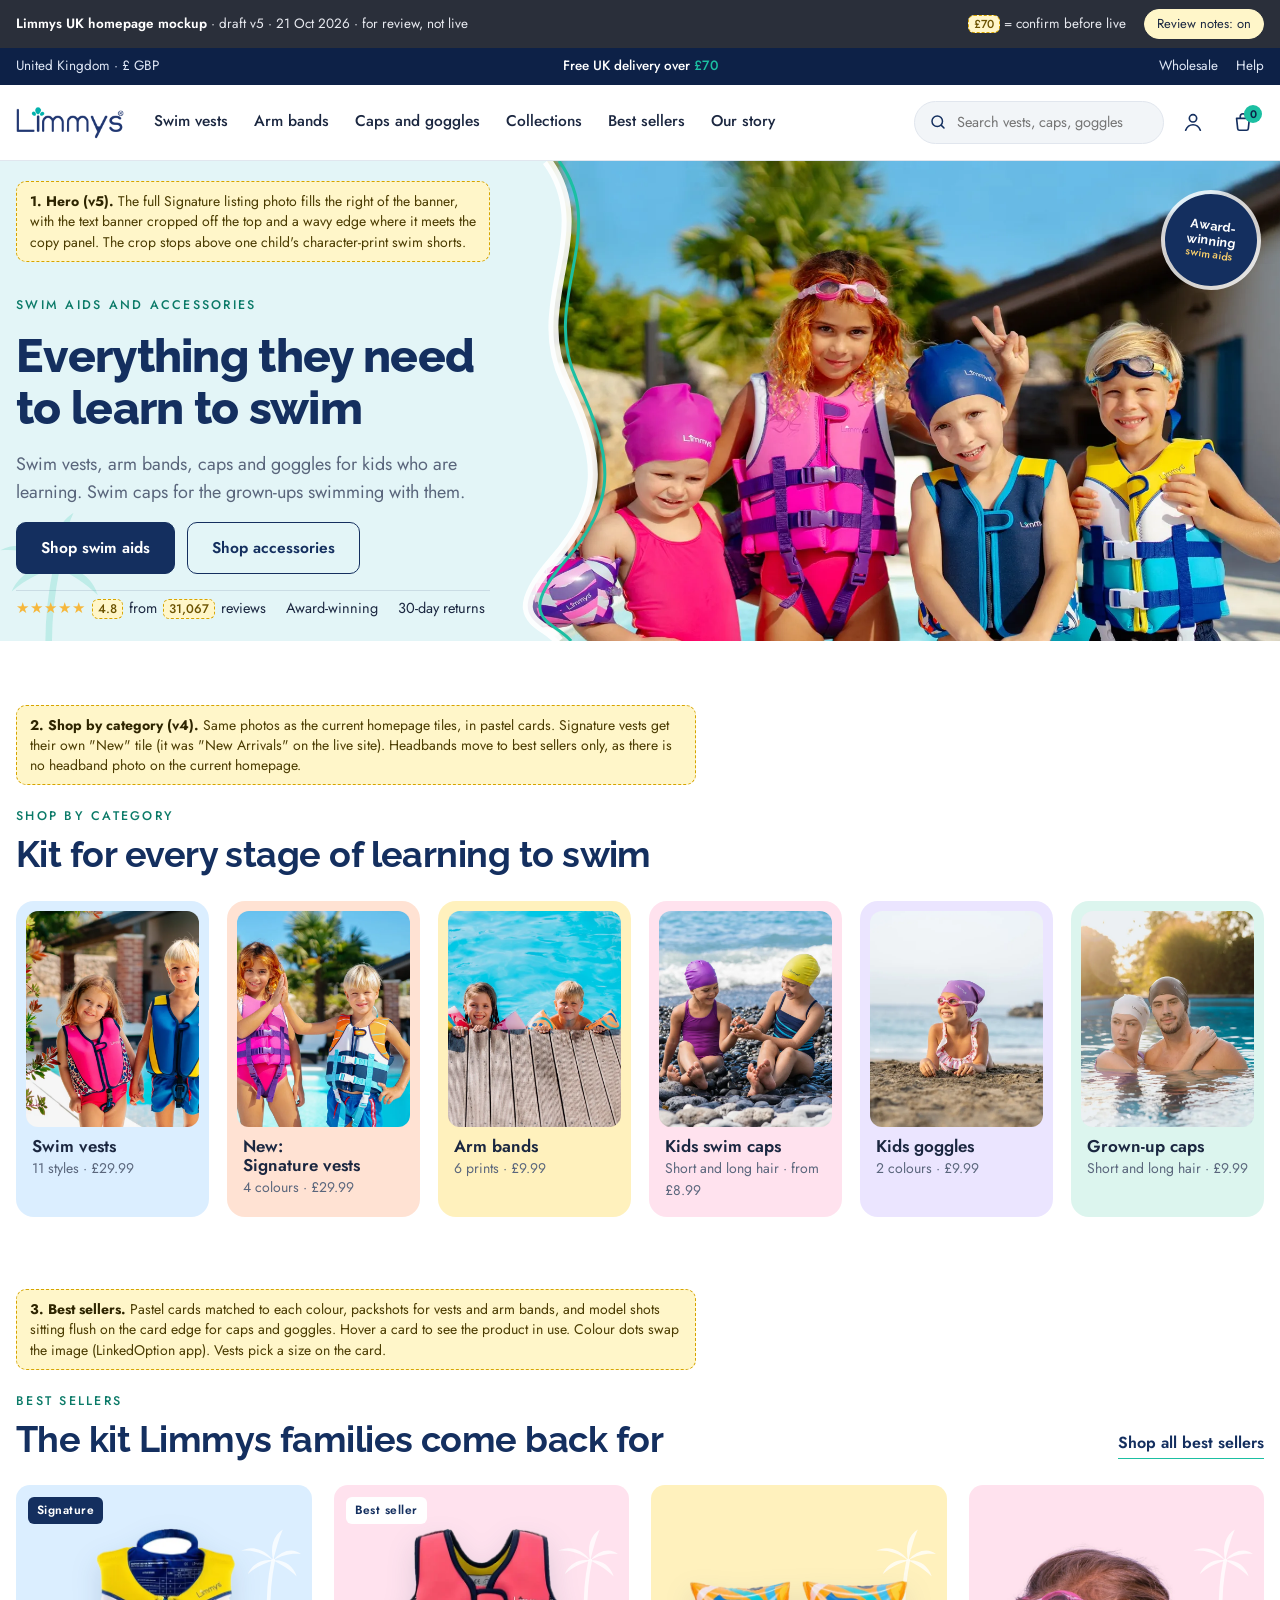
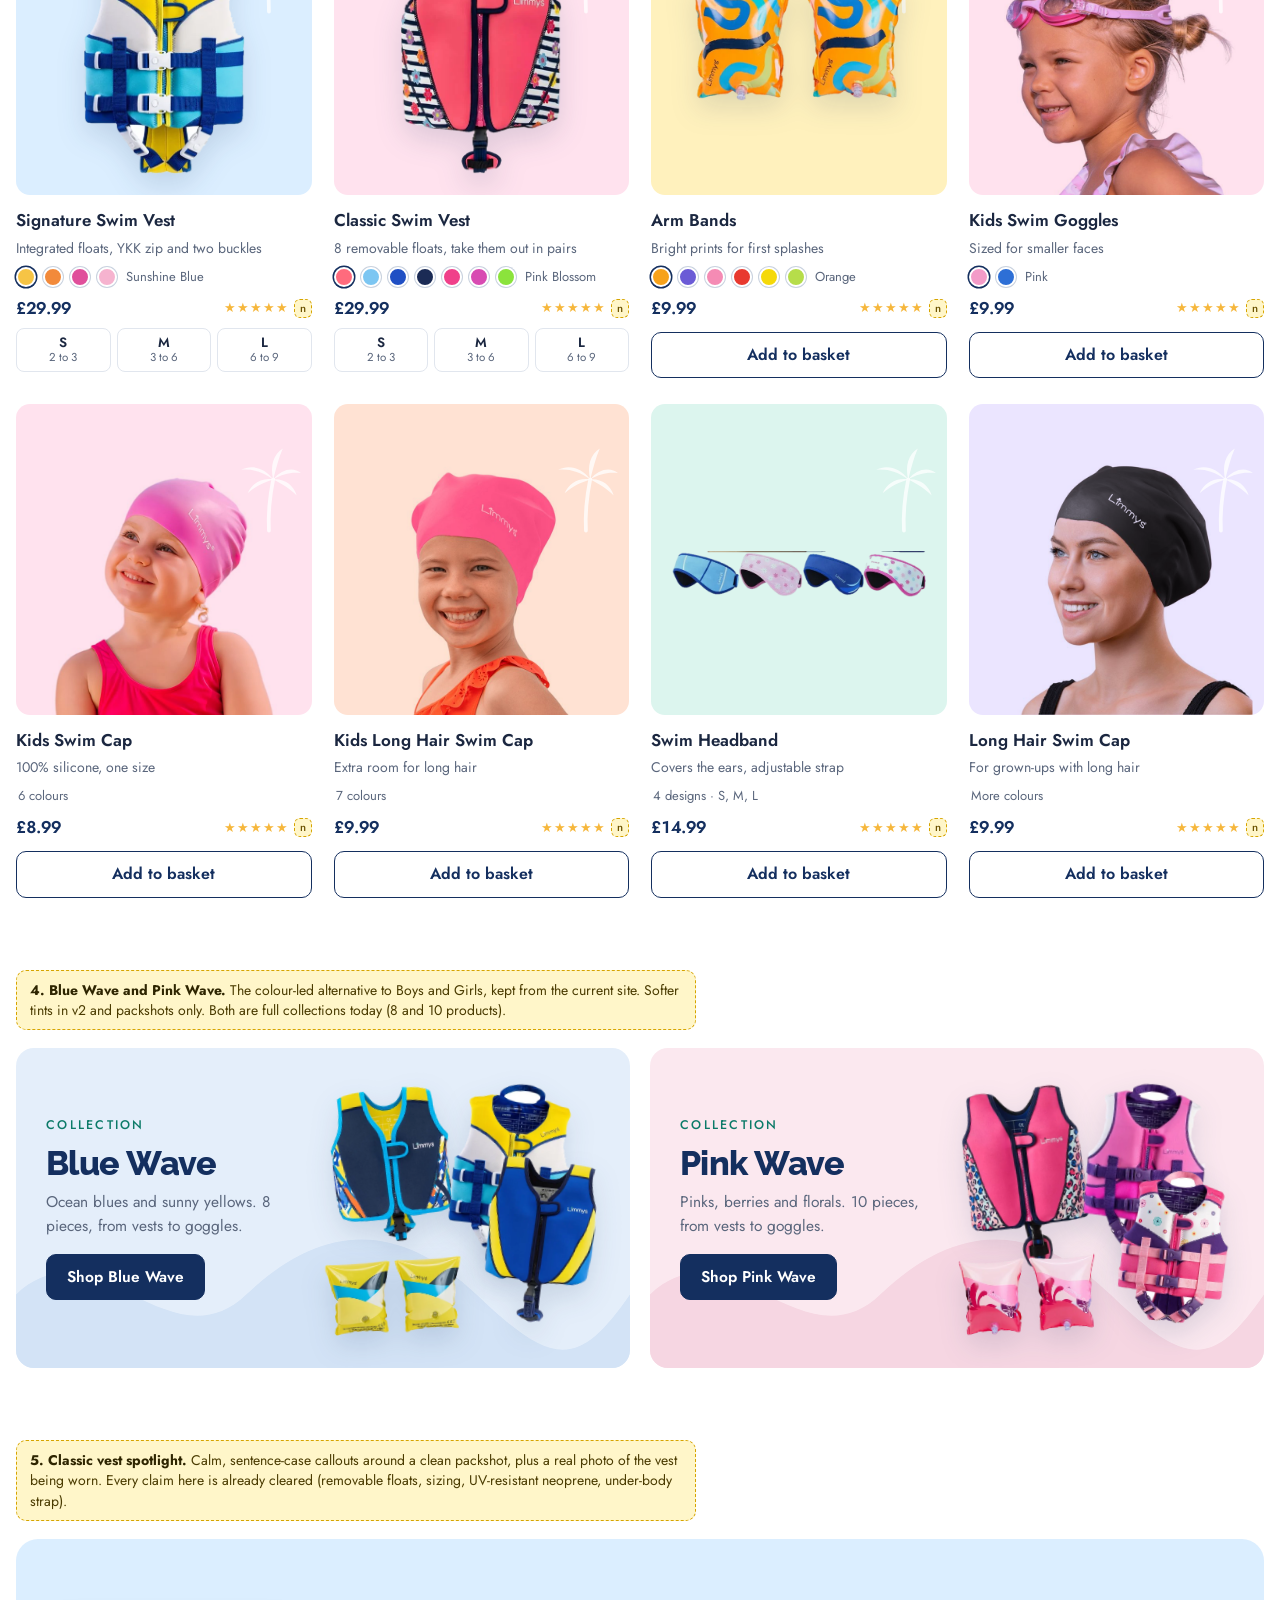
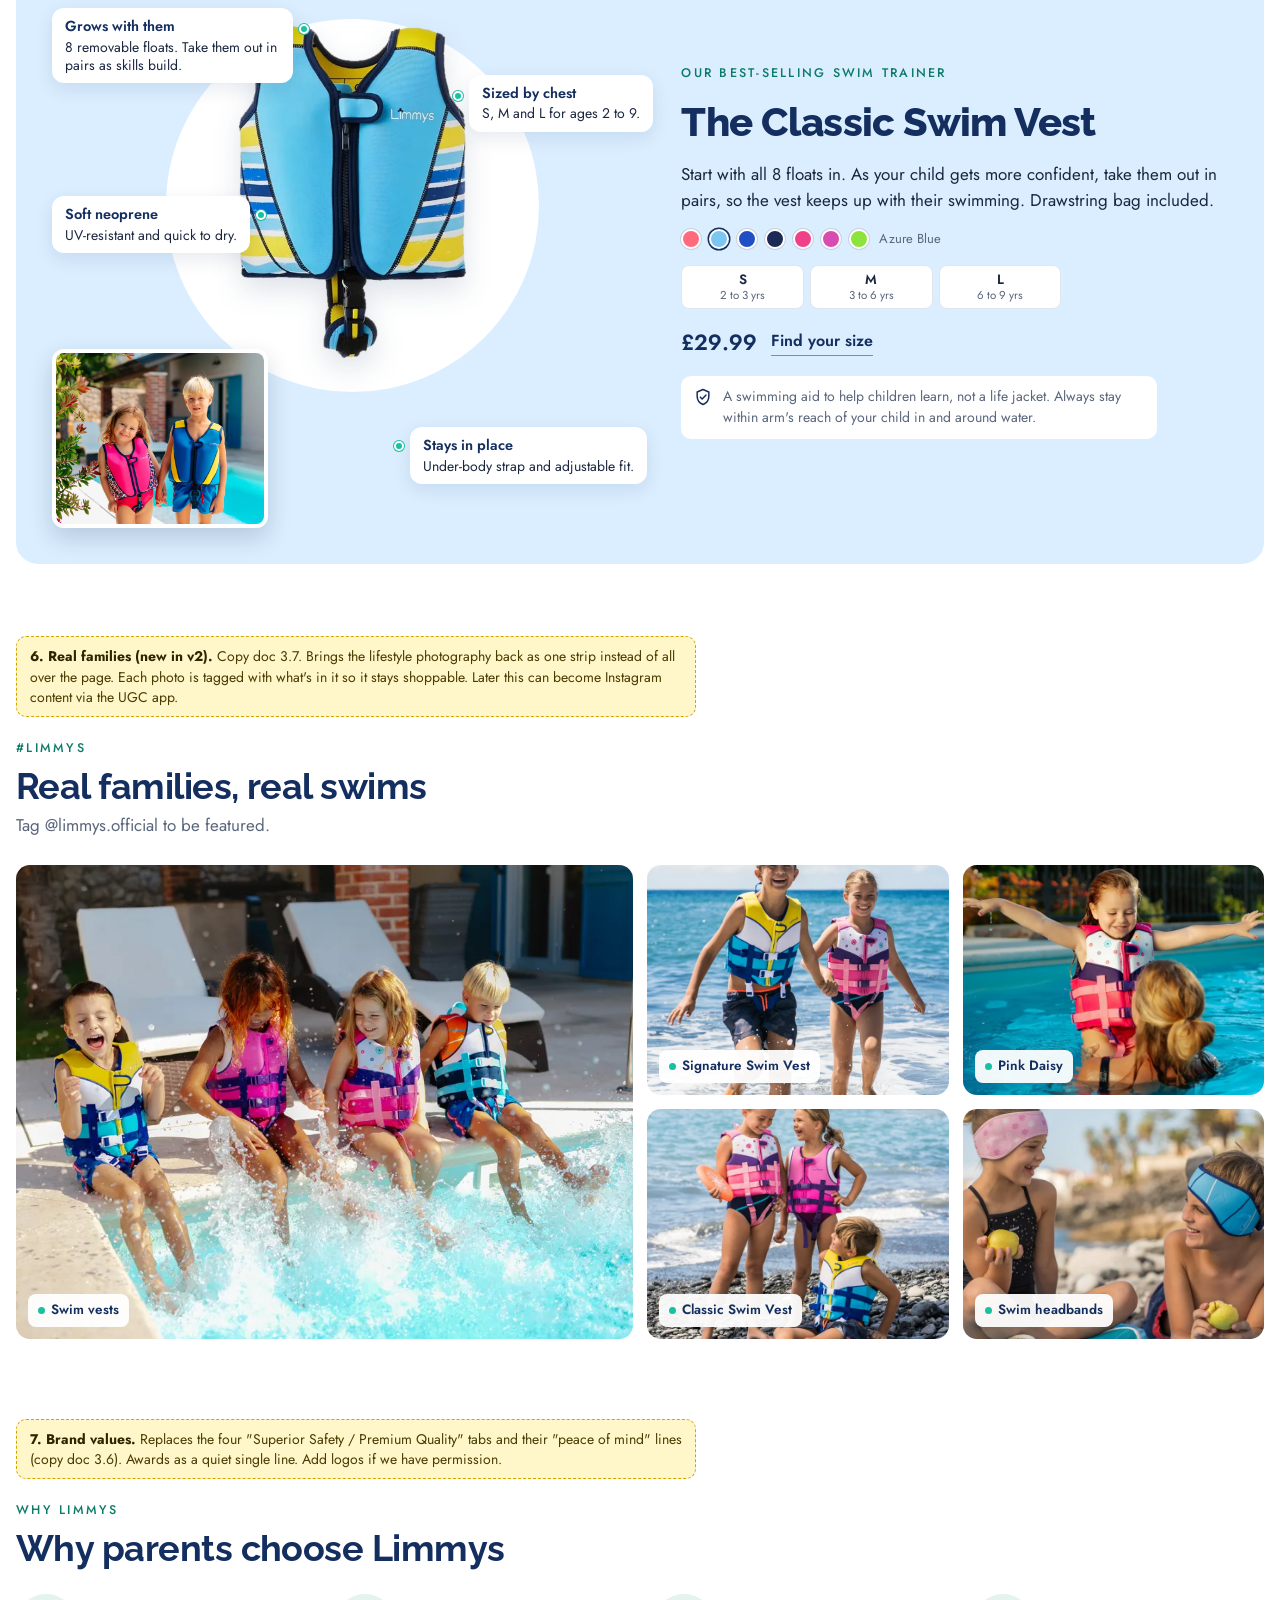
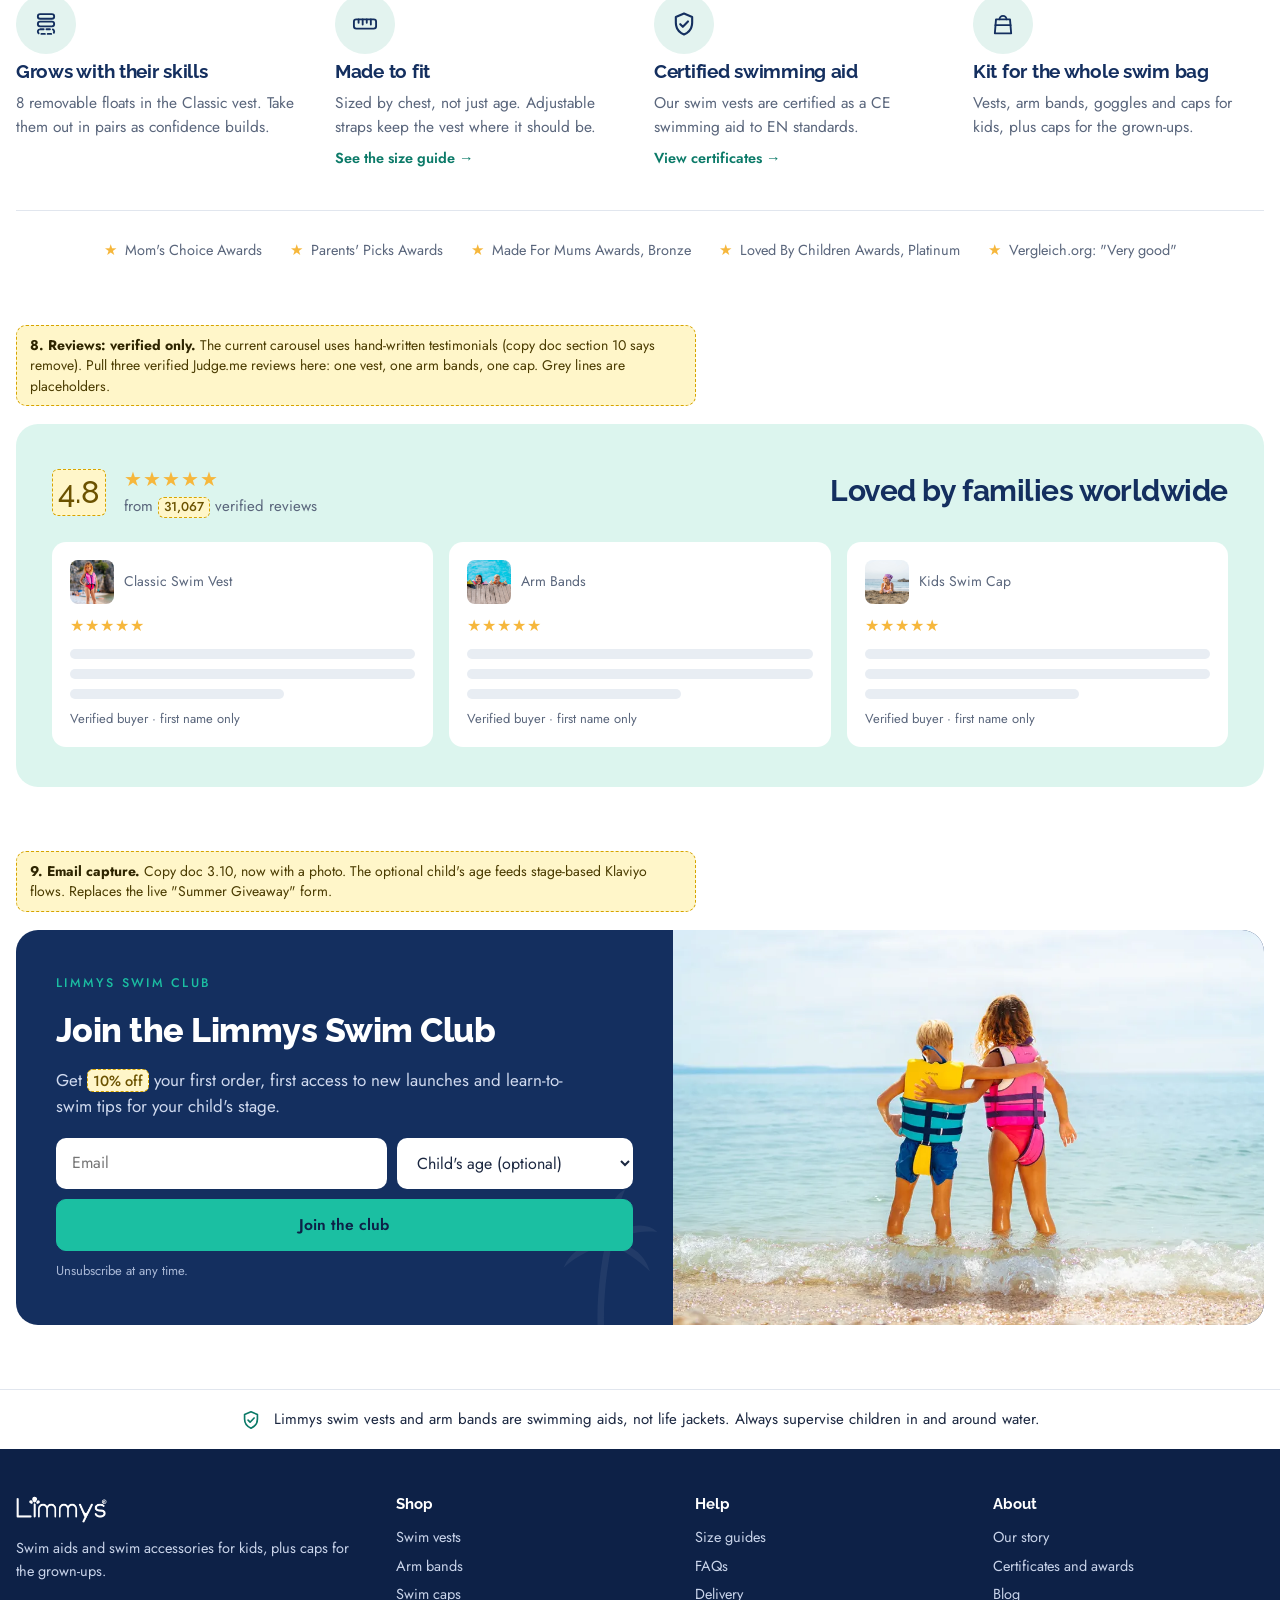
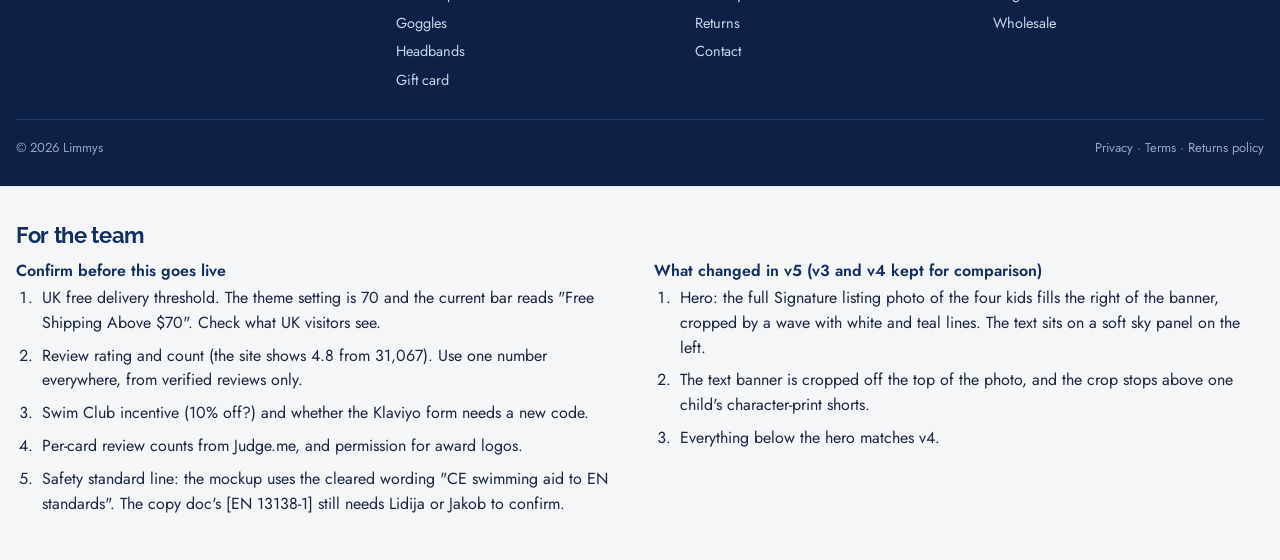
<file: v5.html>
<!doctype html>
<html lang="en-GB">
<head>
<meta charset="utf-8">
<meta name="viewport" content="width=device-width,initial-scale=1,viewport-fit=cover">
<meta name="robots" content="noindex, nofollow">
<style>:root{color-scheme:light;padding-top:env(safe-area-inset-top,0px);padding-bottom:env(safe-area-inset-bottom,0px)}body{margin:0;font:14px system-ui,sans-serif}img{max-width:100%}[hidden]{display:none!important}</style>
</head>
<body>
<title>Limmys UK Homepage v5</title>
<meta name="claude:viewport-fit-sides" content="cover">
<link rel="preconnect" href="https://fonts.googleapis.com">
<link rel="preconnect" href="https://fonts.gstatic.com" crossorigin>
<link rel="stylesheet" href="https://fonts.googleapis.com/css2?family=Jost:wght@400;500;600&family=Raleway:wght@600;700;800&display=swap">
<style>
/* Layout: premium storefront. Real shoot photography carries the mood (hero, category tiles, family strip);
   clean packshots carry the shopping (best sellers, wave collections, spotlight). Navy + white base, brand aqua as a soft tint,
   teal only as a small accent. Graphics kept to a few line-art palms.
   Single light look on purpose: this mocks the live store, which has no dark mode. */
:root {
  color-scheme: light;
  --navy: #142f5f;
  --navy-deep: #0d2147;
  --teal: #1bbfa2;
  --teal-ink: #0b7a68;
  --ink: #1b2740;
  --muted: #5a667c;
  --line: #e1e6ee;
  --paper: #ffffff;
  --mist: #f2f5f8;
  --aqua: #e3f3ef;
  --blue-tint: #e4eefa;
  --pink-tint: #fbe8ef;
  --sun: #f6b73c;
  --sky: #dbeeff;
  --butter: #fff1bd;
  --pinkt: #ffe2ee;
  --lilac: #ebe5ff;
  --mintt: #dcf5ee;
  --coral: #ffe2d3;
  --beach-sky: #e3f5f7;
  --beach-sea: #a6e0dc;
  --beach-sea2: #7fd0c9;
  --beach-sand: #f7e8c9;
  --note: #fff6c9;
  --note-line: #d6a400;
  --display: "Raleway", "Avenir Next", "Segoe UI", sans-serif;
  --body: "Jost", "Futura", "Century Gothic", "Segoe UI", sans-serif;
  --r: 14px;
  --wrap: 1280px;
}
* { box-sizing: border-box; }
body { background: var(--paper); color: var(--ink); font-family: var(--body); font-size: 16px; line-height: 1.55; overflow-x: hidden; }
h1, h2, h3 { font-family: var(--display); color: var(--navy); margin: 0; text-wrap: balance; line-height: 1.12; letter-spacing: -.015em; }
p { margin: 0; }
a { color: inherit; }
button { font: inherit; cursor: pointer; }
:focus-visible { outline: 3px solid var(--teal); outline-offset: 3px; border-radius: 6px; }
.wrap { max-width: var(--wrap); margin: 0 auto; padding-left: max(16px, env(safe-area-inset-left, 0px)); padding-right: max(16px, env(safe-area-inset-right, 0px)); }
.gfx { position: absolute; pointer-events: none; }
img.p { display: block; max-width: 100%; height: auto; filter: drop-shadow(0 12px 14px rgba(20, 47, 95, .14)); }
.eyebrow { font-weight: 500; font-size: 12.5px; letter-spacing: .18em; text-transform: uppercase; color: var(--teal-ink); }
.stars { color: var(--sun); letter-spacing: 1px; }

/* ---------- Review chrome (not part of the store) ---------- */
.review { background: #2a2f3a; color: #e8eaf0; font-size: 13.5px; }
.review .wrap { display: flex; flex-wrap: wrap; gap: 8px 18px; align-items: center; padding-block: 9px; }
.review strong { color: #fff; font-weight: 600; }
.review .sp { flex: 1; }
.toggle { background: transparent; color: #fff; border: 1px solid rgba(255,255,255,.4); border-radius: 999px; padding: 4px 12px; font-size: 13px; }
.toggle[aria-pressed="true"] { background: var(--note); color: var(--ink); border-color: var(--note); }
.tbc { display: inline-block; border: 1.5px dashed var(--note-line); background: var(--note); color: #6b5200; border-radius: 6px; padding: 0 5px; font-size: .86em; font-weight: 500; line-height: 1.45; white-space: nowrap; }
.note { display: none; position: relative; z-index: 3; max-width: 680px; margin: 0 0 18px; background: var(--note); border: 1.5px dashed var(--note-line); border-radius: 10px; padding: 9px 13px; font-size: 14px; color: #4a3b00; line-height: 1.45; }
.note b { color: #2e2500; }
.notes-on .note { display: block; }

/* ---------- Utility bar + header ---------- */
.utility { background: var(--navy-deep); color: #dfe7f6; font-size: 13.5px; }
.utility .wrap { display: grid; grid-template-columns: 1fr auto 1fr; gap: 12px; align-items: center; padding-block: 8px; }
.utility .msg { text-align: center; font-weight: 500; color: #fff; }
.utility .msg span { color: var(--teal); }
.utility .r { justify-self: end; display: flex; gap: 18px; }
.utility a { text-decoration: none; }
.utility a:hover { color: #fff; }
header.site { background: var(--paper); border-bottom: 1px solid var(--line); position: sticky; top: env(safe-area-inset-top, 0px); z-index: 20; }
header.site .wrap { display: flex; align-items: center; gap: 30px; padding-block: 16px; }
.logo img { height: 38px; width: auto; display: block; }
nav.main { display: flex; gap: 26px; font-weight: 500; font-size: 15.5px; }
nav.main a { text-decoration: none; padding: 6px 0; border-bottom: 2px solid transparent; white-space: nowrap; }
nav.main a:hover { border-color: var(--teal); }
.hdr-r { margin-left: auto; display: flex; gap: 8px; align-items: center; }
.search { display: flex; align-items: center; gap: 8px; border: 1px solid var(--line); background: var(--mist); border-radius: 999px; padding: 8px 14px; width: 250px; color: var(--muted); font-size: 14.5px; }
.search svg { width: 18px; height: 18px; flex: none; color: var(--navy); }
.search input { border: 0; background: transparent; font: inherit; color: var(--ink); width: 100%; min-width: 0; outline: none; }
.icon-btn { width: 42px; height: 42px; display: grid; place-items: center; border-radius: 50%; border: 0; background: transparent; color: var(--navy); position: relative; }
.icon-btn:hover { background: var(--mist); }
.icon-btn svg { width: 22px; height: 22px; }
.bag-count { position: absolute; top: 4px; right: 2px; min-width: 18px; height: 18px; border-radius: 9px; background: var(--teal); color: var(--navy-deep); font-size: 11px; font-weight: 600; display: grid; place-items: center; padding: 0 4px; }
.menu-btn { display: none; }

/* ---------- Hero ---------- */
.hero { background: var(--beach-sky); position: relative; overflow: hidden; }
.hero .scene { position: absolute; inset: 0; width: 100%; height: 100%; z-index: 0; }
.hero-grid { position: relative; z-index: 2; display: grid; grid-template-columns: minmax(0, 1fr) minmax(0, 1fr); gap: 24px; align-items: center; padding-block: 34px 30px; }
.hero-copy { display: grid; align-content: center; gap: 16px; min-width: 0; }
.hero-art { position: relative; width: 100%; max-width: 560px; aspect-ratio: 1 / .74; justify-self: center; }
.hero-art .sunD { position: absolute; width: 58%; aspect-ratio: 1; left: 22%; top: 2%; border-radius: 50%; background: #ffe7a3; }
.hero-art img.p { position: absolute; }
.hero-art .v1 { width: 33%; left: 34%; top: 4%; z-index: 3; }
.hero-art .v2 { width: 25%; left: 15%; top: 14%; z-index: 2; transform: rotate(-9deg); }
.hero-art .v3 { width: 25%; right: 14%; top: 16%; z-index: 2; transform: rotate(8deg); }
.hero-art .a1 { width: 27%; left: 6%; bottom: 2%; z-index: 4; transform: rotate(-8deg); }
.hero-art .a2 { width: 25%; right: 6%; bottom: 4%; z-index: 4; transform: rotate(7deg); }
.hero-art .g1 { width: 22%; left: 40%; bottom: 0; z-index: 5; transform: rotate(-4deg); }
.badge-r { position: absolute; right: 0; top: 0; z-index: 6; width: 92px; aspect-ratio: 1; border-radius: 50%; background: var(--navy); color: #fff; display: grid; place-items: center; text-align: center; font-family: var(--display); font-weight: 700; font-size: 12.5px; line-height: 1.2; transform: rotate(8deg); box-shadow: 0 0 0 4px rgba(255,255,255,.8); }
.badge-r small { display: block; font-family: var(--body); font-weight: 500; font-size: 11px; color: #ffd36b; }
.hero h1 { font-size: clamp(32px, 3.8vw, 52px); font-weight: 800; }
.hero .sub { font-size: 18px; color: var(--muted); max-width: 30em; }
.ctas { display: flex; flex-wrap: wrap; gap: 12px; }
.btn { display: inline-flex; align-items: center; justify-content: center; gap: 8px; border-radius: 10px; padding: 13px 24px; font-weight: 600; font-size: 15.5px; text-decoration: none; border: 1.5px solid var(--navy); transition: background-color .15s ease, color .15s ease; }
.btn.solid { background: var(--navy); color: #fff; }
.btn.solid:hover { background: var(--navy-deep); }
.btn.ghost { background: transparent; color: var(--navy); }
.btn.ghost:hover { background: var(--paper); }
.trust { display: flex; flex-wrap: wrap; gap: 8px 20px; font-size: 14.5px; color: var(--ink); align-items: center; padding-top: 6px; border-top: 1px solid rgba(20,47,95,.12); }
.trust > span { display: inline-flex; align-items: center; gap: 6px; }

/* ---------- Generic section ---------- */
section.s { padding-block: 64px; position: relative; }
.s-head { display: flex; justify-content: space-between; align-items: end; gap: 12px 24px; flex-wrap: wrap; margin-bottom: 26px; }
.s-head h2 { font-size: clamp(26px, 3vw, 36px); font-weight: 700; margin-top: 6px; }
.s-head p { color: var(--muted); font-size: 17px; margin-top: 6px; }
.link { color: var(--navy); font-weight: 600; text-decoration: none; border-bottom: 1.5px solid var(--teal); padding-bottom: 2px; white-space: nowrap; }

/* ---------- Category tiles (photos) ---------- */
.cats { display: grid; grid-template-columns: repeat(6, minmax(0, 1fr)); gap: 18px; }
.cat { text-decoration: none; display: grid; gap: 10px; align-content: start; min-width: 0; border-radius: 18px; padding: 10px 10px 16px; transition: transform .2s ease; }
.cat:hover { transform: translateY(-3px); }
.cat h3, .cat .meta { padding-inline: 6px; }
.cat .ph { border-radius: 12px; overflow: hidden; aspect-ratio: 4 / 5; max-width: 100%; background: var(--mist); }
.bg-sky { background: var(--sky); } .bg-butter { background: var(--butter); } .bg-pink { background: var(--pinkt); }
.bg-lilac { background: var(--lilac); } .bg-mint { background: var(--mintt); } .bg-coral { background: var(--coral); }
.cat .ph img { width: 100%; height: 100%; object-fit: cover; display: block; transition: transform .4s ease; }
.cat:hover .ph img { transform: scale(1.05); }
.cat h3 { font-family: var(--body); font-size: 17px; font-weight: 600; color: var(--ink); letter-spacing: 0; }
.cat .meta { font-size: 14px; color: var(--muted); margin-top: -8px; }

/* ---------- Product cards ---------- */
.grid { display: grid; grid-template-columns: repeat(4, minmax(0, 1fr)); gap: 26px 22px; }
.card { display: grid; grid-template-rows: auto 1fr; gap: 14px; min-width: 0; }
.card .ph { position: relative; border-radius: var(--r); aspect-ratio: 1 / 1.05; overflow: hidden; background: var(--mist); display: grid; place-items: center; transition: background-color .25s ease; }
.card .ph .gfx.palm { width: 64px; right: 10px; top: 10px; color: rgba(255,255,255,.75); z-index: 0; }
.card .ph img.p { max-height: 74%; max-width: 74%; width: auto; position: relative; z-index: 1; }
.card .ph img.model { position: absolute; left: 50%; bottom: 0; transform: translateX(-50%); height: 88%; width: auto; max-width: none; mix-blend-mode: multiply; z-index: 1; }
.card .ph img.model.wide { height: auto; width: 86%; bottom: 38%; }
.card .ph .alt { position: absolute; inset: 0; width: 100%; height: 100%; object-fit: cover; opacity: 0; transition: opacity .35s ease; z-index: 2; }
.card:hover .ph .alt { opacity: 1; }
.badge { position: absolute; left: 12px; top: 12px; z-index: 3; background: var(--paper); color: var(--navy); font-weight: 600; font-size: 12px; letter-spacing: .04em; border-radius: 6px; padding: 4px 9px; }
.badge.dark { background: var(--navy); color: #fff; }
.card .body { display: grid; gap: 6px; align-content: start; }
.card h3 { font-family: var(--body); font-size: 17px; font-weight: 600; color: var(--ink); line-height: 1.3; letter-spacing: 0; }
.card .feat { font-size: 14px; color: var(--muted); }
.card .row { display: flex; align-items: center; justify-content: space-between; gap: 8px; flex-wrap: wrap; }
.price { font-weight: 600; font-size: 17px; color: var(--navy); font-variant-numeric: tabular-nums; }
.rating { font-size: 13px; color: var(--muted); display: inline-flex; gap: 5px; align-items: center; }
.swatches { display: flex; flex-wrap: wrap; gap: 7px; min-height: 24px; align-items: center; }
.sw-btn { width: 20px; height: 20px; border-radius: 50%; border: 2px solid var(--paper); box-shadow: 0 0 0 1px #c9d2df; padding: 0; }
.sw-btn[aria-pressed="true"] { box-shadow: 0 0 0 1.5px var(--navy); }
.sw-label { font-size: 13px; color: var(--muted); margin-left: 2px; }
.add { margin-top: 4px; width: 100%; border-radius: 10px; border: 1.5px solid var(--navy); background: var(--paper); color: var(--navy); font-weight: 600; padding: 10px 14px; transition: background-color .15s ease, color .15s ease; }
.add:hover { background: var(--navy); color: #fff; }
.sizes { display: flex; gap: 6px; }
.sizes button { flex: 1; border: 1px solid var(--line); background: var(--paper); border-radius: 8px; padding: 6px 0; font-weight: 600; font-size: 13.5px; color: var(--ink); line-height: 1.2; }
.sizes button small { display: block; font-weight: 400; font-size: 11.5px; color: var(--muted); }
.sizes button:hover { border-color: var(--navy); }

/* ---------- Wave collections ---------- */
.waves { display: grid; grid-template-columns: 1fr 1fr; gap: 20px; }
.wave-tile { position: relative; border-radius: 18px; overflow: hidden; min-height: 320px; text-decoration: none; display: grid; grid-template-columns: minmax(0, 1fr) minmax(0, 1.1fr); align-items: center; padding: 30px; gap: 10px; }
.wave-tile.blue { background: var(--blue-tint); }
.wave-tile.pinky { background: var(--pink-tint); }
.wave-tile .gfx.wv { left: 0; right: 0; bottom: 0; width: 100%; height: 46%; }
.wave-tile.blue .wv { color: #d3e3f6; } .wave-tile.pinky .wv { color: #f6d6e2; }
.wave-tile .txt { position: relative; z-index: 2; display: grid; gap: 8px; align-content: center; min-width: 0; }
.wave-tile h3 { font-size: clamp(26px, 2.8vw, 34px); font-weight: 800; }
.wave-tile .txt p { color: var(--muted); font-size: 15.5px; }
.wave-tile .btn { justify-self: start; margin-top: 8px; padding: 10px 20px; }
.wave-tile .pile { position: relative; z-index: 2; height: 250px; }
.pile img.p { position: absolute; }
.pile .i1 { width: 42%; left: 6%; top: 2%; transform: rotate(-7deg); }
.pile .i2 { width: 42%; left: 48%; top: 0; transform: rotate(6deg); }
.pile .i3 { width: 48%; left: 4%; bottom: 0; transform: rotate(-3deg); z-index: 3; }
.pile .i4 { width: 38%; right: 2%; bottom: 4%; transform: rotate(7deg); z-index: 3; }

/* ---------- Spotlight ---------- */
.spot { background: var(--sky); border-radius: 22px; display: grid; grid-template-columns: minmax(0, 1.1fr) minmax(0, 1fr); gap: 28px; align-items: center; padding: 36px; position: relative; overflow: hidden; }
.spot-art { position: relative; aspect-ratio: 1 / .92; min-width: 0; max-width: 100%; }
.spot-art .disc { position: absolute; width: 62%; aspect-ratio: 1; left: 19%; top: 8%; border-radius: 50%; background: var(--paper); }
.spot-art img.p { position: absolute; width: 38%; left: 31%; top: 9%; z-index: 2; }
.spot-art .inset { position: absolute; left: 0; bottom: 0; width: 36%; border-radius: 12px; border: 4px solid var(--paper); box-shadow: 0 10px 24px rgba(13,33,71,.18); z-index: 4; display: block; }
.callout { position: absolute; z-index: 3; background: var(--paper); border-radius: 12px; padding: 9px 13px; font-size: 14px; line-height: 1.3; max-width: 40%; box-shadow: 0 6px 18px rgba(20,47,95,.10); }
.callout b { display: block; font-weight: 600; color: var(--navy); font-size: 14.5px; margin-bottom: 2px; }
.callout .dot { position: absolute; width: 10px; height: 10px; border-radius: 50%; background: var(--teal); border: 2px solid var(--paper); box-shadow: 0 0 0 1px var(--teal); }
.co1 { left: 0; top: 6%; } .co1 .dot { right: -16px; top: 16px; }
.co2 { right: 0; top: 18%; } .co2 .dot { left: -16px; top: 16px; }
.co3 { left: 0; top: 40%; } .co3 .dot { right: -16px; top: 14px; }
.co4 { right: 1%; bottom: 8%; } .co4 .dot { left: -16px; top: 14px; }
.spot .copy { display: grid; gap: 16px; position: relative; z-index: 2; min-width: 0; }
.spot h2 { font-size: clamp(28px, 3.2vw, 40px); font-weight: 800; }
.spot .copy > p { font-size: 17px; color: var(--ink); max-width: 34em; }
.spot .sizes { max-width: 380px; }
.spot .price { font-size: 22px; }
.safety { display: flex; gap: 10px; align-items: start; font-size: 14px; color: var(--muted); background: var(--paper); border-radius: 10px; padding: 10px 12px; max-width: 34em; }
.safety svg { flex: none; width: 20px; height: 20px; color: var(--navy); margin-top: 1px; }
.swatch-strip { display: flex; gap: 8px; flex-wrap: wrap; align-items: center; }

/* ---------- Real families ---------- */
.mosaic { display: grid; grid-template-columns: repeat(4, minmax(0, 1fr)); grid-auto-rows: 230px; gap: 14px; }
.tile { position: relative; border-radius: var(--r); overflow: hidden; background: var(--mist); }
.tile img { width: 100%; height: 100%; object-fit: cover; display: block; transition: transform .4s ease; }
.tile:hover img { transform: scale(1.04); }
.tile.big { grid-column: span 2; grid-row: span 2; }
.tile .tag { position: absolute; left: 12px; bottom: 12px; background: rgba(255,255,255,.94); color: var(--navy); border-radius: 8px; padding: 6px 10px; font-size: 13.5px; font-weight: 600; display: inline-flex; gap: 6px; align-items: center; }
.tile .tag::before { content: ""; width: 7px; height: 7px; border-radius: 50%; background: var(--teal); }

/* ---------- Tenets ---------- */
.tenets { display: grid; grid-template-columns: repeat(4, minmax(0, 1fr)); gap: 28px; }
.tenet { display: grid; gap: 8px; align-content: start; }
.tenet .ic { width: 60px; height: 60px; border-radius: 50%; display: grid; place-items: center; background: var(--aqua); }
.tenet .ic svg { width: 28px; height: 28px; color: var(--navy); }
.tenet h3 { font-size: 18.5px; font-weight: 700; }
.tenet p { color: var(--muted); font-size: 15.5px; }
.tenet a { font-size: 14.5px; font-weight: 600; color: var(--teal-ink); text-decoration: none; }
.awards { margin-top: 40px; padding-top: 28px; border-top: 1px solid var(--line); display: flex; flex-wrap: wrap; gap: 10px 28px; align-items: center; justify-content: center; color: var(--muted); font-size: 14.5px; }
.awards span { display: inline-flex; gap: 8px; align-items: center; }
.awards span::before { content: "★"; color: var(--sun); }

/* ---------- Reviews ---------- */
.reviews { background: var(--mintt); border-radius: 22px; padding: 40px 36px; }
.rev-sum { display: flex; flex-wrap: wrap; align-items: center; gap: 10px 18px; margin-bottom: 24px; }
.rev-sum .big { font-family: var(--display); font-weight: 800; font-size: 44px; color: var(--navy); line-height: 1; }
.rev-sum .stars { font-size: 20px; }
.rev-grid { display: grid; grid-template-columns: repeat(3, minmax(0, 1fr)); gap: 16px; }
.rev { background: var(--paper); border-radius: 14px; padding: 18px; display: grid; gap: 10px; align-content: start; min-width: 0; }
.rev .prod { display: flex; gap: 10px; align-items: center; font-size: 14px; color: var(--muted); }
.rev .prod img { width: 44px; height: 44px; object-fit: cover; border-radius: 8px; }
.rev .ph-line { height: 10px; border-radius: 5px; background: #e8edf3; }
.rev .ph-line.s { width: 62%; }
.rev .who { font-size: 13px; color: var(--muted); }

/* ---------- Swim club ---------- */
.club { background: var(--navy); color: #fff; border-radius: 22px; overflow: hidden; display: grid; grid-template-columns: minmax(0, 1fr) minmax(0, .9fr); position: relative; }
.club .in { padding: 44px 40px; display: grid; gap: 18px; align-content: center; position: relative; }
.club h2 { color: #fff; font-size: clamp(26px, 2.8vw, 34px); font-weight: 800; }
.club p { color: #cfd9ee; font-size: 17px; max-width: 30em; }
.club form { display: grid; grid-template-columns: 1.4fr 1fr; gap: 10px; position: relative; z-index: 2; }
.club input, .club select { font: inherit; font-size: 16px; padding: 13px 16px; border-radius: 10px; border: 0; background: #fff; color: var(--ink); min-width: 0; }
.club form .btn { grid-column: 1 / -1; background: var(--teal); border-color: var(--teal); color: var(--navy-deep); }
.club .fine { grid-column: 1 / -1; font-size: 13px; color: #a9b8d6; margin: 0; }
.club .ok { grid-column: 1 / -1; color: var(--teal); font-weight: 600; }
.club .photo { position: relative; min-height: 300px; }
.club .photo img { position: absolute; inset: 0; width: 100%; height: 100%; object-fit: cover; display: block; }
.club .gfx.palm { width: 120px; right: 10px; bottom: -10px; color: rgba(255,255,255,.06); }

/* ---------- Safety + footer ---------- */
.safety-band { border-top: 1px solid var(--line); }
.safety-band .wrap { display: flex; gap: 12px; align-items: center; justify-content: center; padding-block: 18px; font-size: 15px; color: var(--ink); text-align: center; }
.safety-band svg { width: 22px; height: 22px; color: var(--teal-ink); flex: none; }
footer.site { background: var(--navy-deep); color: #c9d4ea; font-size: 14.5px; }
footer.site .wrap { display: grid; grid-template-columns: 1.3fr repeat(3, 1fr); gap: 28px; padding-block: 44px 28px; }
footer.site h4 { color: #fff; font-family: var(--display); font-size: 15px; margin: 0 0 10px; }
footer.site ul { list-style: none; margin: 0; padding: 0; display: grid; gap: 6px; }
footer.site a { text-decoration: none; }
footer.site a:hover { color: #fff; }
footer.site .logo img { filter: brightness(0) invert(1); height: 32px; }
footer.site .base { grid-column: 1 / -1; border-top: 1px solid #223a6b; padding-top: 18px; display: flex; flex-wrap: wrap; justify-content: space-between; gap: 10px; font-size: 13px; color: #94a5c7; }

/* ---------- Open items (review chrome) ---------- */
.open { background: #f5f6f8; border-top: 1px solid var(--line); }
.open .wrap { padding-block: 36px 44px; display: grid; gap: 14px; }
.open h2 { font-size: 22px; }
.open ol { margin: 0; padding-left: 22px; display: grid; gap: 8px; }
.open li { padding-left: 4px; }
.open .cols { display: grid; grid-template-columns: 1fr 1fr; gap: 28px; }
.open h3 { font-family: var(--body); font-size: 16px; font-weight: 600; color: var(--navy); margin-bottom: 6px; letter-spacing: 0; }

.toast { position: fixed; left: 50%; bottom: calc(22px + env(safe-area-inset-bottom, 0px)); transform: translate(-50%, 20px); background: var(--navy); color: #fff; padding: 11px 18px; border-radius: 10px; font-weight: 500; font-size: 14.5px; opacity: 0; transition: opacity .2s ease, transform .2s ease; z-index: 40; pointer-events: none; }
.toast.show { opacity: 1; transform: translate(-50%, 0); }

/* ---------- Responsive ---------- */
@media (max-width: 1180px) {
  .search { width: 180px; }
  nav.main { gap: 18px; font-size: 15px; }
  .cats { grid-template-columns: repeat(3, minmax(0, 1fr)); }
}
@media (max-width: 980px) {
  nav.main, .search, .utility .l, .utility .r { display: none; }
  .utility .wrap { grid-template-columns: 1fr; }
  .menu-btn { display: grid; }
  .hero-grid { grid-template-columns: 1fr; padding-block: 24px 20px; }
  .hero-art { max-width: 440px; }
  .grid { grid-template-columns: repeat(2, minmax(0, 1fr)); gap: 22px 14px; }
  .waves { grid-template-columns: 1fr; }
  .spot { grid-template-columns: 1fr; padding: 24px; }
  .mosaic { grid-template-columns: repeat(2, minmax(0, 1fr)); grid-auto-rows: 170px; }
  .tenets { grid-template-columns: repeat(2, minmax(0, 1fr)); }
  .rev-grid { grid-template-columns: 1fr; }
  .club { grid-template-columns: 1fr; }
  .club .photo { order: -1; min-height: 220px; }
  .club .in { padding: 28px 22px; }
  footer.site .wrap { grid-template-columns: 1fr 1fr; }
  .open .cols { grid-template-columns: 1fr; }
}
@media (max-width: 560px) {
  .cats { grid-template-columns: repeat(2, minmax(0, 1fr)); gap: 16px 12px; }
  .wave-tile { grid-template-columns: 1fr; padding: 22px; }
  .wave-tile .pile { height: 200px; width: 100%; max-width: 300px; justify-self: center; }
  .callout { font-size: 12.5px; padding: 7px 10px; max-width: 46%; }
  .callout b { font-size: 13px; }
  .tenets { grid-template-columns: 1fr; }
  .club form { grid-template-columns: 1fr; }
  .reviews { padding: 28px 20px; }
  .hdr-r .hide-sm { display: none; }
  .badge-r { width: 74px; font-size: 11px; }
}
@media (prefers-reduced-motion: reduce) { * { transition: none !important; } }

/* ---------- v4 hero: kids cut-out standing in the sea ---------- */
.hero-grid { z-index: auto; padding-block: 26px 0; min-height: 470px; align-items: stretch; }
.hero-copy { position: relative; z-index: 3; padding-bottom: 104px; }
.kids { position: relative; z-index: 1; align-self: end; justify-self: center; width: 100%; max-width: 640px; }
.kids img { display: block; width: 100%; height: auto; filter: drop-shadow(0 10px 18px rgba(13, 33, 71, .18)); }
.kids .badge-r { right: 2%; top: 4%; }
.front { position: absolute; left: 0; right: 0; bottom: 0; width: 100%; height: 132px; z-index: 2; pointer-events: none; }
@media (max-width: 980px) {
  .hero-grid { min-height: 0; padding-block: 22px 0; }
  .hero-copy { padding-bottom: 8px; }
  .kids { max-width: 460px; }
  .front { height: 92px; }
}

/* ---------- v5 hero: full photo on the right, cropped by a wave ---------- */
.hero5 { position: relative; overflow: hidden; height: 480px; background: var(--beach-sky); }
.h5-photo { position: absolute; top: 0; right: 0; bottom: 0; width: min(60%, 880px); }
.h5-photo img { width: 100%; height: 100%; object-fit: cover; object-position: 55% 35%; display: block; }
.h5-photo .badge-r { right: 3%; top: 7%; }
.h5-panel { position: absolute; top: 0; bottom: 0; left: 0; width: calc(100% - min(60%, 880px) + 2px); background: var(--beach-sky); z-index: 2; }
.h5-wave { position: absolute; top: 0; left: calc(100% - 1px); height: 100%; width: 96px; }
.h5-wave-m { display: none; }
.h5-panel .gfx.palm { width: 150px; left: -24px; bottom: -18px; color: rgba(27, 191, 162, .18); }
.h5-copy { position: relative; z-index: 3; height: 100%; display: grid; align-content: center; gap: 16px; max-width: 620px;
  padding-left: max(16px, env(safe-area-inset-left, 0px), calc((100vw - var(--wrap)) / 2 + 16px)); padding-right: 24px; box-sizing: content-box; }
.h5-copy h1 { font-size: clamp(32px, 3.6vw, 50px); font-weight: 800; }
.h5-copy .sub { font-size: 18px; color: var(--muted); max-width: 30em; }
@media (max-width: 980px) {
  .hero5 { height: auto; display: flex; flex-direction: column; }
  .h5-photo { position: relative; width: 100%; height: 300px; }
  .h5-panel { position: relative; width: 100%; }
  .h5-wave { display: none; }
  .h5-wave-m { display: block; position: absolute; left: 0; top: -38px; width: 100%; height: 40px; }
  .h5-copy { padding: 10px max(16px, env(safe-area-inset-right, 0px)) 30px max(16px, env(safe-area-inset-left, 0px)); max-width: none; box-sizing: border-box; }
}
</style>

<svg width="0" height="0" style="position:absolute" aria-hidden="true">
  <symbol id="palm" viewBox="0 0 120 160"><path d="M58 158 C56 122 60 92 66 62" fill="none" stroke="currentColor" stroke-width="7" stroke-linecap="round"/><g fill="currentColor"><path d="M66 62 C50 40 26 34 6 44 C28 42 46 48 66 62Z"/><path d="M66 62 C60 36 66 16 84 4 C76 22 72 40 66 62Z"/><path d="M66 62 C82 42 104 38 118 50 C98 48 84 52 66 62Z"/><path d="M66 62 C44 58 26 70 18 88 C34 74 48 68 66 62Z"/><path d="M66 62 C86 60 104 72 110 92 C96 78 82 70 66 62Z"/></g></symbol>
  <symbol id="wave" viewBox="0 0 1200 80" preserveAspectRatio="none"><path fill="currentColor" d="M0 40 C150 0 300 80 450 40 S750 0 900 40 S1100 80 1200 40 V80 H0Z"/></symbol>
  <symbol id="shield" viewBox="0 0 24 24"><path fill="none" stroke="currentColor" stroke-width="1.8" stroke-linejoin="round" d="M12 3l7 3v5c0 4.5-3 8.3-7 10-4-1.7-7-5.5-7-10V6l7-3z"/><path fill="none" stroke="currentColor" stroke-width="1.8" stroke-linecap="round" stroke-linejoin="round" d="M8.8 12.2l2.2 2.2 4.4-4.6"/></symbol>
</svg>

<div class="review" id="top">
  <div class="wrap">
    <span><strong>Limmys UK homepage mockup</strong> · draft v5 · 21 Oct 2026 · for review, not live</span>
    <span class="sp"></span>
    <span><span class="tbc">£70</span> = confirm before live</span>
    <button class="toggle" id="notesToggle" type="button" aria-pressed="true">Review notes: on</button>
  </div>
</div>

<div class="utility"><div class="wrap">
  <span class="l">United Kingdom · £ GBP</span>
  <span class="msg" id="annMsg">Free UK delivery over <span>£70</span></span>
  <span class="r"><a href="#top">Wholesale</a><a href="#top">Help</a></span>
</div></div>

<header class="site">
  <div class="wrap">
    <a class="logo" href="#top" aria-label="Limmys home"><img src="img/logo.png" alt="Limmys" width="108" height="38"></a>
    <nav class="main" aria-label="Main">
      <a href="#shop">Swim vests</a>
      <a href="#shop">Arm bands</a>
      <a href="#shop">Caps and goggles</a>
      <a href="#waves">Collections</a>
      <a href="#bestsellers">Best sellers</a>
      <a href="#why">Our story</a>
    </nav>
    <div class="hdr-r">
      <label class="search" for="q"><svg viewBox="0 0 24 24" fill="none" stroke="currentColor" stroke-width="2" stroke-linecap="round"><circle cx="11" cy="11" r="7"/><path d="M20 20l-3.5-3.5"/></svg><input id="q" type="search" placeholder="Search vests, caps, goggles"></label>
      <button class="icon-btn hide-sm" type="button" aria-label="Account"><svg viewBox="0 0 24 24" fill="none" stroke="currentColor" stroke-width="1.8" stroke-linecap="round"><circle cx="12" cy="8" r="4"/><path d="M4 21c1.5-4 4.5-6 8-6s6.5 2 8 6"/></svg></button>
      <button class="icon-btn" type="button" aria-label="Basket"><svg viewBox="0 0 24 24" fill="none" stroke="currentColor" stroke-width="1.8" stroke-linejoin="round"><path d="M5 8h14l-1.2 11.2a2 2 0 0 1-2 1.8H8.2a2 2 0 0 1-2-1.8L5 8z"/><path d="M9 8V6a3 3 0 0 1 6 0v2"/></svg><span class="bag-count" id="bagCount">0</span></button>
      <button class="icon-btn menu-btn" type="button" aria-label="Menu"><svg viewBox="0 0 24 24" fill="none" stroke="currentColor" stroke-width="1.8" stroke-linecap="round"><path d="M4 7h16M4 12h16M4 17h16"/></svg></button>
    </div>
  </div>
</header>

<main>
<!-- 1. HERO -->
<section class="hero5">
  <div class="h5-photo">
    <img src="img/hero_photo.webp" alt="Four children by a pool wearing Limmys swim vests, swim caps, goggles and arm bands" fetchpriority="high">
    <div class="badge-r"><span>Award-<br>winning<small>swim aids</small></span></div>
  </div>
  <div class="h5-panel">
    <svg class="gfx palm"><use href="#palm"/></svg>
    <svg class="h5-wave" viewBox="0 0 96 480" preserveAspectRatio="none" aria-hidden="true">
      <path d="M0 0 H34 C86 70 14 140 52 220 S92 340 40 400 S30 460 46 480 H0Z" fill="var(--beach-sky)"/>
      <path d="M34 0 C86 70 14 140 52 220 S92 340 40 400 S30 460 46 480" fill="none" stroke="#ffffff" stroke-width="10" vector-effect="non-scaling-stroke" opacity=".9"/>
      <path d="M46 0 C98 70 26 140 64 220 S104 340 52 400 S42 460 58 480" fill="none" stroke="#1bbfa2" stroke-width="3" vector-effect="non-scaling-stroke"/>
    </svg>
    <svg class="h5-wave-m" viewBox="0 0 400 40" preserveAspectRatio="none" aria-hidden="true">
      <path d="M0 22 C60 2 120 38 200 18 S330 4 400 20 V40 H0Z" fill="var(--beach-sky)"/>
      <path d="M0 22 C60 2 120 38 200 18 S330 4 400 20" fill="none" stroke="#ffffff" stroke-width="6" vector-effect="non-scaling-stroke"/>
      <path d="M0 15 C60 -5 120 31 200 11 S330 -3 400 13" fill="none" stroke="#1bbfa2" stroke-width="3" vector-effect="non-scaling-stroke"/>
    </svg>
    <div class="h5-copy">
      <div class="note"><b>1. Hero (v5).</b> The full Signature listing photo fills the right of the banner, with the text banner cropped off the top and a wavy edge where it meets the copy panel. The crop stops above one child's character-print swim shorts.</div>
      <span class="eyebrow">Swim aids and accessories</span>
      <h1>Everything they need to learn to swim</h1>
      <p class="sub">Swim vests, arm bands, caps and goggles for kids who are learning. Swim caps for the grown-ups swimming with them.</p>
      <div class="ctas">
        <a class="btn solid" href="#shop">Shop swim aids</a>
        <a class="btn ghost" href="#shop">Shop accessories</a>
      </div>
      <div class="trust">
        <span><span class="stars">★★★★★</span> <span class="tbc">4.8</span> from <span class="tbc">31,067</span> reviews</span>
        <span>Award-winning</span>
        <span>30-day returns</span>
      </div>
    </div>
  </div>
</section>

<!-- 2. SHOP BY CATEGORY -->
<section class="s" id="shop">
  <div class="wrap">
    <div class="note"><b>2. Shop by category (v4).</b> Same photos as the current homepage tiles, in pastel cards. Signature vests get their own "New" tile (it was "New Arrivals" on the live site). Headbands move to best sellers only, as there is no headband photo on the current homepage.</div>
    <div class="s-head">
      <div><span class="eyebrow">Shop by category</span><h2>Kit for every stage of learning to swim</h2></div>
    </div>
    <div class="cats">
      <a class="cat bg-sky" href="#bestsellers"><div class="ph"><img src="img/c_vests.webp" alt="Two children by a pool in Classic swim vests"></div><h3>Swim vests</h3><span class="meta">11 styles · £29.99</span></a>
      <a class="cat bg-coral" href="#bestsellers"><div class="ph"><img src="img/c_signature.webp" alt="Two children by a pool in Signature swim vests"></div><h3>New: Signature vests</h3><span class="meta">4 colours · £29.99</span></a>
      <a class="cat bg-butter" href="#bestsellers"><div class="ph"><img src="img/c_armbands.webp" alt="Children at the pool edge wearing arm bands"></div><h3>Arm bands</h3><span class="meta">6 prints · £9.99</span></a>
      <a class="cat bg-pink" href="#bestsellers"><div class="ph"><img src="img/c_kidscaps.webp" alt="Two girls on a pebble beach in swim caps"></div><h3>Kids swim caps</h3><span class="meta">Short and long hair · from £8.99</span></a>
      <a class="cat bg-lilac" href="#bestsellers"><div class="ph"><img src="img/c_goggles.webp" alt="Girl on the beach in a swim cap and goggles"></div><h3>Kids goggles</h3><span class="meta">2 colours · £9.99</span></a>
      <a class="cat bg-mint" href="#bestsellers"><div class="ph"><img src="img/c_adultcaps.webp" alt="Two adults in a pool wearing swim caps"></div><h3>Grown-up caps</h3><span class="meta">Short and long hair · £9.99</span></a>
    </div>
  </div>
</section>

<!-- 3. BEST SELLERS -->
<section class="s" id="bestsellers" style="padding-top:8px">
  <div class="wrap">
    <div class="note"><b>3. Best sellers.</b> Pastel cards matched to each colour, packshots for vests and arm bands, and model shots sitting flush on the card edge for caps and goggles. Hover a card to see the product in use. Colour dots swap the image (LinkedOption app). Vests pick a size on the card.</div>
    <div class="s-head">
      <div><span class="eyebrow">Best sellers</span><h2>The kit Limmys families come back for</h2></div>
      <a class="link" href="#bestsellers">Shop all best sellers</a>
    </div>
    <div class="grid" id="productGrid"></div>
  </div>
</section>

<!-- 4. WAVE COLLECTIONS -->
<section class="s" id="waves" style="padding-top:8px">
  <div class="wrap">
    <div class="note"><b>4. Blue Wave and Pink Wave.</b> The colour-led alternative to Boys and Girls, kept from the current site. Softer tints in v2 and packshots only. Both are full collections today (8 and 10 products).</div>
    <div class="waves">
      <a class="wave-tile blue" href="#waves">
        <svg class="gfx wv"><use href="#wave"/></svg>
        <div class="txt"><span class="eyebrow">Collection</span><h3>Blue Wave</h3><p>Ocean blues and sunny yellows. 8 pieces, from vests to goggles.</p><span class="btn solid">Shop Blue Wave</span></div>
        <div class="pile"><img class="p i1" src="img/vest_navy.webp" alt=""><img class="p i2" src="img/vest_sunshine.webp" alt=""><img class="p i3" src="img/arm_yellow.webp" alt=""><img class="p i4" src="img/vest_royal.webp" alt=""></div>
      </a>
      <a class="wave-tile pinky" href="#waves">
        <svg class="gfx wv"><use href="#wave"/></svg>
        <div class="txt"><span class="eyebrow">Collection</span><h3>Pink Wave</h3><p>Pinks, berries and florals. 10 pieces, from vests to goggles.</p><span class="btn solid">Shop Pink Wave</span></div>
        <div class="pile"><img class="p i1" src="img/vest_leopard.webp" alt=""><img class="p i2" src="img/vest_berry.webp" alt=""><img class="p i3" src="img/arm_pink.webp" alt=""><img class="p i4" src="img/vest_daisy.webp" alt=""></div>
      </a>
    </div>
  </div>
</section>

<!-- 5. HERO PRODUCT SPOTLIGHT -->
<section class="s" id="spot" style="padding-top:8px">
  <div class="wrap">
    <div class="note"><b>5. Classic vest spotlight.</b> Calm, sentence-case callouts around a clean packshot, plus a real photo of the vest being worn. Every claim here is already cleared (removable floats, sizing, UV-resistant neoprene, under-body strap).</div>
    <div class="spot">
      <div class="spot-art">
        <div class="disc"></div>
        <img class="p" id="spotImg" src="img/vest_azure.webp" alt="Classic swim vest, Azure Blue">
        <img class="inset" src="img/spot_inset.webp" alt="Two children by a pool wearing Classic swim vests">
        <div class="callout co1"><span class="dot"></span><b>Grows with them</b>8 removable floats. Take them out in pairs as skills build.</div>
        <div class="callout co2"><span class="dot"></span><b>Sized by chest</b>S, M and L for ages 2 to 9.</div>
        <div class="callout co3"><span class="dot"></span><b>Soft neoprene</b>UV-resistant and quick to dry.</div>
        <div class="callout co4"><span class="dot"></span><b>Stays in place</b>Under-body strap and adjustable fit.</div>
      </div>
      <div class="copy">
        <span class="eyebrow">Our best-selling swim trainer</span>
        <h2>The Classic Swim Vest</h2>
        <p>Start with all 8 floats in. As your child gets more confident, take them out in pairs, so the vest keeps up with their swimming. Drawstring bag included.</p>
        <div class="swatch-strip" id="spotSwatches"></div>
        <div class="sizes" role="group" aria-label="Choose a size">
          <button type="button">S<small>2 to 3 yrs</small></button>
          <button type="button">M<small>3 to 6 yrs</small></button>
          <button type="button">L<small>6 to 9 yrs</small></button>
        </div>
        <div style="display:flex;gap:14px;align-items:center;flex-wrap:wrap"><span class="price">£29.99</span><a class="link" href="#spot">Find your size</a></div>
        <div class="safety"><svg><use href="#shield"/></svg><span>A swimming aid to help children learn, not a life jacket. Always stay within arm's reach of your child in and around water.</span></div>
      </div>
    </div>
  </div>
</section>

<!-- 6. REAL FAMILIES -->
<section class="s" style="padding-top:8px">
  <div class="wrap">
    <div class="note"><b>6. Real families (new in v2).</b> Copy doc 3.7. Brings the lifestyle photography back as one strip instead of all over the page. Each photo is tagged with what's in it so it stays shoppable. Later this can become Instagram content via the UGC app.</div>
    <div class="s-head">
      <div><span class="eyebrow">#limmys</span><h2>Real families, real swims</h2><p>Tag @limmys.official to be featured.</p></div>
    </div>
    <div class="mosaic">
      <a class="tile big" href="#bestsellers"><img src="img/m_splash.webp" alt="Four children splashing their feet at the pool edge in Limmys vests"><span class="tag">Swim vests</span></a>
      <a class="tile" href="#bestsellers"><img src="img/m_run.webp" alt="Two children running out of the sea in Signature vests"><span class="tag">Signature Swim Vest</span></a>
      <a class="tile" href="#bestsellers"><img src="img/m_mum.webp" alt="Girl in a Signature vest in the pool with her mum close by"><span class="tag">Pink Daisy</span></a>
      <a class="tile" href="#bestsellers"><img src="img/m_rocks.webp" alt="Three children on a pebble beach in Limmys vests"><span class="tag">Classic Swim Vest</span></a>
      <a class="tile" href="#bestsellers"><img src="img/l_headband2.webp" alt="Two children on a beach towel wearing swim headbands"><span class="tag">Swim headbands</span></a>
    </div>
  </div>
</section>

<!-- 7. WHY LIMMYS -->
<section class="s" id="why" style="padding-top:16px">
  <div class="wrap">
    <div class="note"><b>7. Brand values.</b> Replaces the four "Superior Safety / Premium Quality" tabs and their "peace of mind" lines (copy doc 3.6). Awards as a quiet single line. Add logos if we have permission.</div>
    <div class="s-head"><div><span class="eyebrow">Why Limmys</span><h2>Why parents choose Limmys</h2></div></div>
    <div class="tenets">
      <div class="tenet">
        <div class="ic bg-sky"><svg viewBox="0 0 24 24" fill="none" stroke="currentColor" stroke-width="1.6" stroke-linecap="round" stroke-linejoin="round"><rect x="5" y="3.5" width="14" height="4" rx="2"/><rect x="5" y="10" width="14" height="4" rx="2"/><rect x="5" y="16.5" width="14" height="4" rx="2" stroke-dasharray="3 2.4"/></svg></div>
        <h3>Grows with their skills</h3>
        <p>8 removable floats in the Classic vest. Take them out in pairs as confidence builds.</p>
      </div>
      <div class="tenet">
        <div class="ic bg-butter"><svg viewBox="0 0 24 24" fill="none" stroke="currentColor" stroke-width="1.6" stroke-linecap="round" stroke-linejoin="round"><rect x="2.5" y="8" width="19" height="8" rx="2"/><path d="M6.5 8v3M10 8v4.5M13.5 8v3M17 8v4.5"/></svg></div>
        <h3>Made to fit</h3>
        <p>Sized by chest, not just age. Adjustable straps keep the vest where it should be.</p>
        <a href="#spot">See the size guide →</a>
      </div>
      <div class="tenet">
        <div class="ic bg-mint"><svg><use href="#shield"/></svg></div>
        <h3>Certified swimming aid</h3>
        <p>Our swim vests are certified as a CE swimming aid to EN standards.</p>
        <a href="#why">View certificates →</a>
      </div>
      <div class="tenet">
        <div class="ic bg-pink"><svg viewBox="0 0 24 24" fill="none" stroke="currentColor" stroke-width="1.6" stroke-linecap="round" stroke-linejoin="round"><path d="M6 8h12l1 12H5L6 8z"/><path d="M9 8a3 3 0 0 1 6 0"/><path d="M5.5 13h13"/></svg></div>
        <h3>Kit for the whole swim bag</h3>
        <p>Vests, arm bands, goggles and caps for kids, plus caps for the grown-ups.</p>
      </div>
    </div>
    <div class="awards">
      <span>Mom's Choice Awards</span><span>Parents' Picks Awards</span><span>Made For Mums Awards, Bronze</span><span>Loved By Children Awards, Platinum</span><span>Vergleich.org: "Very good"</span>
    </div>
  </div>
</section>

<!-- 8. REVIEWS -->
<section class="s" style="padding-top:0">
  <div class="wrap">
    <div class="note"><b>8. Reviews: verified only.</b> The current carousel uses hand-written testimonials (copy doc section 10 says remove). Pull three verified Judge.me reviews here: one vest, one arm bands, one cap. Grey lines are placeholders.</div>
    <div class="reviews">
      <div class="rev-sum">
        <span class="big"><span class="tbc" style="font-size:.7em">4.8</span></span>
        <div><div class="stars">★★★★★</div><div style="color:var(--muted);font-size:15px">from <span class="tbc">31,067</span> verified reviews</div></div>
        <h2 style="font-size:clamp(24px,2.4vw,30px);font-weight:700;margin-left:auto">Loved by families worldwide</h2>
      </div>
      <div class="rev-grid">
        <div class="rev"><div class="prod"><img src="img/l_classic.webp" alt="">Classic Swim Vest</div><span class="stars">★★★★★</span><div class="ph-line"></div><div class="ph-line"></div><div class="ph-line s"></div><span class="who">Verified buyer · first name only</span></div>
        <div class="rev"><div class="prod"><img src="img/l_armbands.webp" alt="">Arm Bands</div><span class="stars">★★★★★</span><div class="ph-line"></div><div class="ph-line"></div><div class="ph-line s"></div><span class="who">Verified buyer · first name only</span></div>
        <div class="rev"><div class="prod"><img src="img/l_kidscap.webp" alt="">Kids Swim Cap</div><span class="stars">★★★★★</span><div class="ph-line"></div><div class="ph-line"></div><div class="ph-line s"></div><span class="who">Verified buyer · first name only</span></div>
      </div>
    </div>
  </div>
</section>

<!-- 9. SWIM CLUB -->
<section class="s" style="padding-top:0">
  <div class="wrap">
    <div class="note"><b>9. Email capture.</b> Copy doc 3.10, now with a photo. The optional child's age feeds stage-based Klaviyo flows. Replaces the live "Summer Giveaway" form.</div>
    <div class="club">
      <div class="in">
        <svg class="gfx palm"><use href="#palm"/></svg>
        <span class="eyebrow" style="color:var(--teal)">Limmys Swim Club</span>
        <h2>Join the Limmys Swim Club</h2>
        <p>Get <span class="tbc">10% off</span> your first order, first access to new launches and learn-to-swim tips for your child's stage.</p>
        <form id="clubForm" novalidate>
          <input id="clubEmail" type="email" placeholder="Email" aria-label="Email" autocomplete="email">
          <select id="clubAge" aria-label="Child's age (optional)">
            <option value="">Child's age (optional)</option>
            <option>Under 2</option><option>2 to 3</option><option>3 to 6</option><option>6 to 9</option><option>9+</option>
          </select>
          <button class="btn" type="submit">Join the club</button>
          <p class="fine">Unsubscribe at any time.</p>
        </form>
      </div>
      <div class="photo"><img src="img/club.webp" alt="Two children in swim vests walking into the sea"></div>
    </div>
  </div>
</section>
</main>

<div class="safety-band"><div class="wrap"><svg><use href="#shield"/></svg><span>Limmys swim vests and arm bands are swimming aids, not life jackets. Always supervise children in and around water.</span></div></div>

<footer class="site">
  <div class="wrap">
    <div style="display:grid;gap:12px;align-content:start">
      <span class="logo"><img src="img/logo.png" alt="Limmys" width="91" height="32"></span>
      <span>Swim aids and swim accessories for kids, plus caps for the grown-ups.</span>
    </div>
    <div><h4>Shop</h4><ul><li><a href="#shop">Swim vests</a></li><li><a href="#shop">Arm bands</a></li><li><a href="#shop">Swim caps</a></li><li><a href="#shop">Goggles</a></li><li><a href="#shop">Headbands</a></li><li><a href="#shop">Gift card</a></li></ul></div>
    <div><h4>Help</h4><ul><li><a href="#top">Size guides</a></li><li><a href="#top">FAQs</a></li><li><a href="#top">Delivery</a></li><li><a href="#top">Returns</a></li><li><a href="#top">Contact</a></li></ul></div>
    <div><h4>About</h4><ul><li><a href="#why">Our story</a></li><li><a href="#why">Certificates and awards</a></li><li><a href="#top">Blog</a></li><li><a href="#top">Wholesale</a></li></ul></div>
    <div class="base"><span>© 2026 Limmys</span><span>Privacy · Terms · Returns policy</span></div>
  </div>
</footer>

<!-- REVIEW CHROME: open items -->
<section class="open">
  <div class="wrap">
    <h2>For the team</h2>
    <div class="cols">
      <div>
        <h3>Confirm before this goes live</h3>
        <ol>
          <li>UK free delivery threshold. The theme setting is 70 and the current bar reads "Free Shipping Above $70". Check what UK visitors see.</li>
          <li>Review rating and count (the site shows 4.8 from 31,067). Use one number everywhere, from verified reviews only.</li>
          <li>Swim Club incentive (10% off?) and whether the Klaviyo form needs a new code.</li>
                    <li>Per-card review counts from Judge.me, and permission for award logos.</li>
          <li>Safety standard line: the mockup uses the cleared wording "CE swimming aid to EN standards". The copy doc's [EN 13138-1] still needs Lidija or Jakob to confirm.</li>
        </ol>
      </div>
      <div>
        <h3>What changed in v5 (v3 and v4 kept for comparison)</h3>
        <ol>
          <li>Hero: the full Signature listing photo of the four kids fills the right of the banner, cropped by a wave with white and teal lines. The text sits on a soft sky panel on the left.</li>
          <li>The text banner is cropped off the top of the photo, and the crop stops above one child's character-print shorts.</li>
          <li>Everything below the hero matches v4.</li>
        </ol>
      </div>
    </div>
  </div>
</section>

<div class="toast" id="toast" role="status" aria-live="polite"></div>

<script>
(function () {
  var products = [
    { name: "Signature Swim Vest", badge: "Signature", dark: true, price: "£29.99", feat: "Integrated floats, YKK zip and two buckles", vest: true, alt: "l_vests",
      colours: [
        { n: "Sunshine Blue", hex: "#f6c445", img: "vest_sunshine" },
        { n: "Sunset Blue", hex: "#f28a3b", img: "vest_sunset" },
        { n: "Berry Pink", hex: "#e04f9b", img: "vest_berry" },
        { n: "Pink Daisy", hex: "#f6b3cf", img: "vest_daisy" } ] },
    { name: "Classic Swim Vest", badge: "Best seller", price: "£29.99", feat: "8 removable floats, take them out in pairs", vest: true, alt: "l_classic",
      colours: [
        { n: "Pink Blossom", hex: "#ff6b7d", img: "vest_blossom" },
        { n: "Azure Blue", hex: "#7cc6f2", img: "vest_azure" },
        { n: "Royal Blue", hex: "#1f4fc4", img: "vest_royal" },
        { n: "Navy Blue", hex: "#1b2b55", img: "vest_navy" },
        { n: "Pink Leopard", hex: "#f0408a", img: "vest_leopard" },
        { n: "Pink Windmill", hex: "#d84bb2", img: "vest_windmill" },
        { n: "Neon Green", hex: "#8be33c", img: "vest_green" } ] },
    { name: "Arm Bands", price: "£9.99", feat: "Bright prints for first splashes", alt: "l_armbands",
      colours: [
        { n: "Orange", hex: "#f7a21b", img: "arm_orange" },
        { n: "Purple", hex: "#6b5bd6", img: "arm_purple" },
        { n: "Pink", hex: "#f58bb4", img: "arm_pink" },
        { n: "Red", hex: "#e8392f", img: "arm_red" },
        { n: "Yellow", hex: "#f5d90a", img: "arm_yellow" },
        { n: "Lemon", hex: "#b6dd4a", img: "arm_lemon" } ] },
    { name: "Kids Swim Goggles", price: "£9.99", feat: "Sized for smaller faces", model: true, alt: "l_goggles",
      colours: [
        { n: "Pink", hex: "#f39bc8", img: "gog_pink.jpg" },
        { n: "Blue", hex: "#2d6fd6", img: "gog_blue.jpg" } ] },
    { name: "Kids Swim Cap", price: "£8.99", feat: "100% silicone, one size", more: "6 colours", model: true, alt: "l_kidscap",
      colours: [ { n: "Pink", hex: "#ff7fb5", img: "cap_kids.jpg" } ] },
    { name: "Kids Long Hair Swim Cap", price: "£9.99", feat: "Extra room for long hair", more: "7 colours", model: true,
      colours: [ { n: "Dark Pink", hex: "#ff4f9a", img: "cap_kidslh.jpg" } ] },
    { name: "Swim Headband", price: "£14.99", feat: "Covers the ears, adjustable strap", more: "4 designs · S, M, L", model: true, wide: true, alt: "l_headband2",
      colours: [ { n: "Light Blue", hex: "#7fc4f5", img: "headband" } ] },
    { name: "Long Hair Swim Cap", price: "£9.99", feat: "For grown-ups with long hair", more: "More colours", model: true, alt: "l_adultcap",
      colours: [ { n: "Black", hex: "#1d1d1f", img: "cap_womenlh.jpg" } ] }
  ];
  function src(f) { return "img/" + (f.indexOf(".") > -1 ? f : f + ".webp"); }
  var BG = { vest_sunshine: "sky", vest_sunset: "coral", vest_berry: "pinkt", vest_daisy: "lilac", vest_blossom: "pinkt", vest_azure: "sky",
    vest_royal: "sky", vest_navy: "mintt", vest_leopard: "pinkt", vest_windmill: "lilac", vest_green: "butter", arm_orange: "butter",
    arm_purple: "lilac", arm_pink: "pinkt", arm_red: "coral", arm_yellow: "butter", arm_lemon: "mintt", "gog_pink.jpg": "pinkt",
    "gog_blue.jpg": "sky", "cap_kids.jpg": "pinkt", "cap_kidslh.jpg": "coral", headband: "mintt", "cap_womenlh.jpg": "lilac" };
  function bg(f) { return "var(--" + (BG[f] || "mist") + ")"; }
  function esc(s) { return String(s).replace(/[&<>"]/g, function (c) { return { "&": "&amp;", "<": "&lt;", ">": "&gt;", '"': "&quot;" }[c]; }); }
  var bag = 0, toastEl = document.getElementById("toast"), toastT;
  function toast(msg) { toastEl.textContent = msg; toastEl.classList.add("show"); clearTimeout(toastT); toastT = setTimeout(function () { toastEl.classList.remove("show"); }, 1800); }
  function addToBag(label) { bag++; document.getElementById("bagCount").textContent = bag; toast(label + " added to basket (mockup)"); }

  // Best sellers
  var grid = document.getElementById("productGrid");
  products.forEach(function (p) {
    var c0 = p.colours[0];
    var el = document.createElement("article"); el.className = "card";
    var sw = p.colours.length > 1
      ? p.colours.map(function (c, j) { return '<button type="button" class="sw-btn" style="background:' + c.hex + '" aria-label="' + esc(c.n) + '" aria-pressed="' + (j === 0) + '" data-j="' + j + '"></button>'; }).join("") + '<span class="sw-label">' + esc(c0.n) + '</span>'
      : '<span class="sw-label">' + esc(p.more || "") + '</span>';
    var action = p.vest
      ? '<div class="sizes" role="group" aria-label="Choose a size"><button type="button">S<small>2 to 3</small></button><button type="button">M<small>3 to 6</small></button><button type="button">L<small>6 to 9</small></button></div>'
      : '<button type="button" class="add">Add to basket</button>';
    var imgCls = p.model ? "model" + (p.wide ? " wide" : "") : "p";
    el.innerHTML =
      '<div class="ph" style="background:' + bg(c0.img) + '"><svg class="gfx palm"><use href="#palm"/></svg>' +
        (p.badge ? '<span class="badge' + (p.dark ? ' dark' : '') + '">' + esc(p.badge) + '</span>' : '') +
        '<img class="' + imgCls + '" src="' + src(c0.img) + '" alt="' + esc(p.name + ", " + c0.n) + '">' +
        (p.alt ? '<img class="alt" src="img/' + p.alt + '.webp" alt="">' : '') +
      '</div>' +
      '<div class="body"><h3>' + esc(p.name) + '</h3><p class="feat">' + esc(p.feat) + '</p>' +
        '<div class="swatches">' + sw + '</div>' +
        '<div class="row"><span class="price">' + p.price + '</span><span class="rating"><span class="stars">★★★★★</span><span class="tbc">n</span></span></div>' +
        action + '</div>';
    var img = el.querySelector(".ph img"), lab = el.querySelector(".sw-label"), current = c0;
    el.querySelectorAll(".sw-btn").forEach(function (b) {
      b.addEventListener("click", function () {
        current = p.colours[+b.dataset.j]; img.src = src(current.img); el.querySelector(".ph").style.background = bg(current.img); img.alt = p.name + ", " + current.n; lab.textContent = current.n;
        el.querySelectorAll(".sw-btn").forEach(function (o) { o.setAttribute("aria-pressed", o === b); });
      });
    });
    el.querySelectorAll(".sizes button").forEach(function (b) { b.addEventListener("click", function () { addToBag(p.name + ", " + current.n + ", size " + b.firstChild.nodeValue); }); });
    var add = el.querySelector(".add");
    if (add) add.addEventListener("click", function () { addToBag(p.name + (p.colours.length > 1 ? ", " + current.n : "")); });
    grid.appendChild(el);
  });

  // Spotlight swatches (Classic colours)
  var classic = products[1], spotImg = document.getElementById("spotImg"), spotSw = document.getElementById("spotSwatches"), spotColour = "Azure Blue";
  classic.colours.forEach(function (c) {
    var b = document.createElement("button");
    b.type = "button"; b.className = "sw-btn"; b.style.background = c.hex; b.setAttribute("aria-label", c.n); b.setAttribute("aria-pressed", c.n === spotColour);
    b.addEventListener("click", function () {
      spotColour = c.n; spotImg.src = src(c.img); spotImg.alt = "Classic swim vest, " + c.n;
      spotSw.querySelectorAll(".sw-btn").forEach(function (o) { o.setAttribute("aria-pressed", o === b); });
      spotSw.querySelector(".sw-label").textContent = c.n;
    });
    spotSw.appendChild(b);
  });
  var sl = document.createElement("span"); sl.className = "sw-label"; sl.textContent = spotColour; spotSw.appendChild(sl);
  document.querySelectorAll(".spot .sizes button").forEach(function (b) { b.addEventListener("click", function () { addToBag("Classic Swim Vest, " + spotColour + ", size " + b.firstChild.nodeValue); }); });

  // Rotating announcement
  var msgs = ['Free UK delivery over <span>£70</span>', 'Award-winning swim aids', '30-day returns'], mi = 0, ann = document.getElementById("annMsg");
  if (!window.matchMedia("(prefers-reduced-motion: reduce)").matches) setInterval(function () { mi = (mi + 1) % msgs.length; ann.innerHTML = msgs[mi]; }, 3500);

  // Notes toggle
  var t = document.getElementById("notesToggle");
  function setNotes(on) {
    document.body.classList.toggle("notes-on", on); t.setAttribute("aria-pressed", on); t.textContent = "Review notes: " + (on ? "on" : "off");
    try { localStorage.setItem("limmysNotes", on ? "1" : "0"); } catch (e) {}
  }
  var saved = null; try { saved = localStorage.getItem("limmysNotes"); } catch (e) {}
  setNotes(saved !== "0");
  t.addEventListener("click", function () { setNotes(!document.body.classList.contains("notes-on")); });

  // Swim club (mockup only)
  document.getElementById("clubForm").addEventListener("submit", function (e) {
    e.preventDefault();
    var f = e.target, old = f.querySelector(".ok"); if (old) old.remove();
    var ok = document.createElement("p"); ok.className = "ok"; ok.textContent = "You're in! Check your inbox for your code. (Mockup: nothing was sent.)"; f.appendChild(ok);
  });
})();
</script>

</body>
</html>
</file>
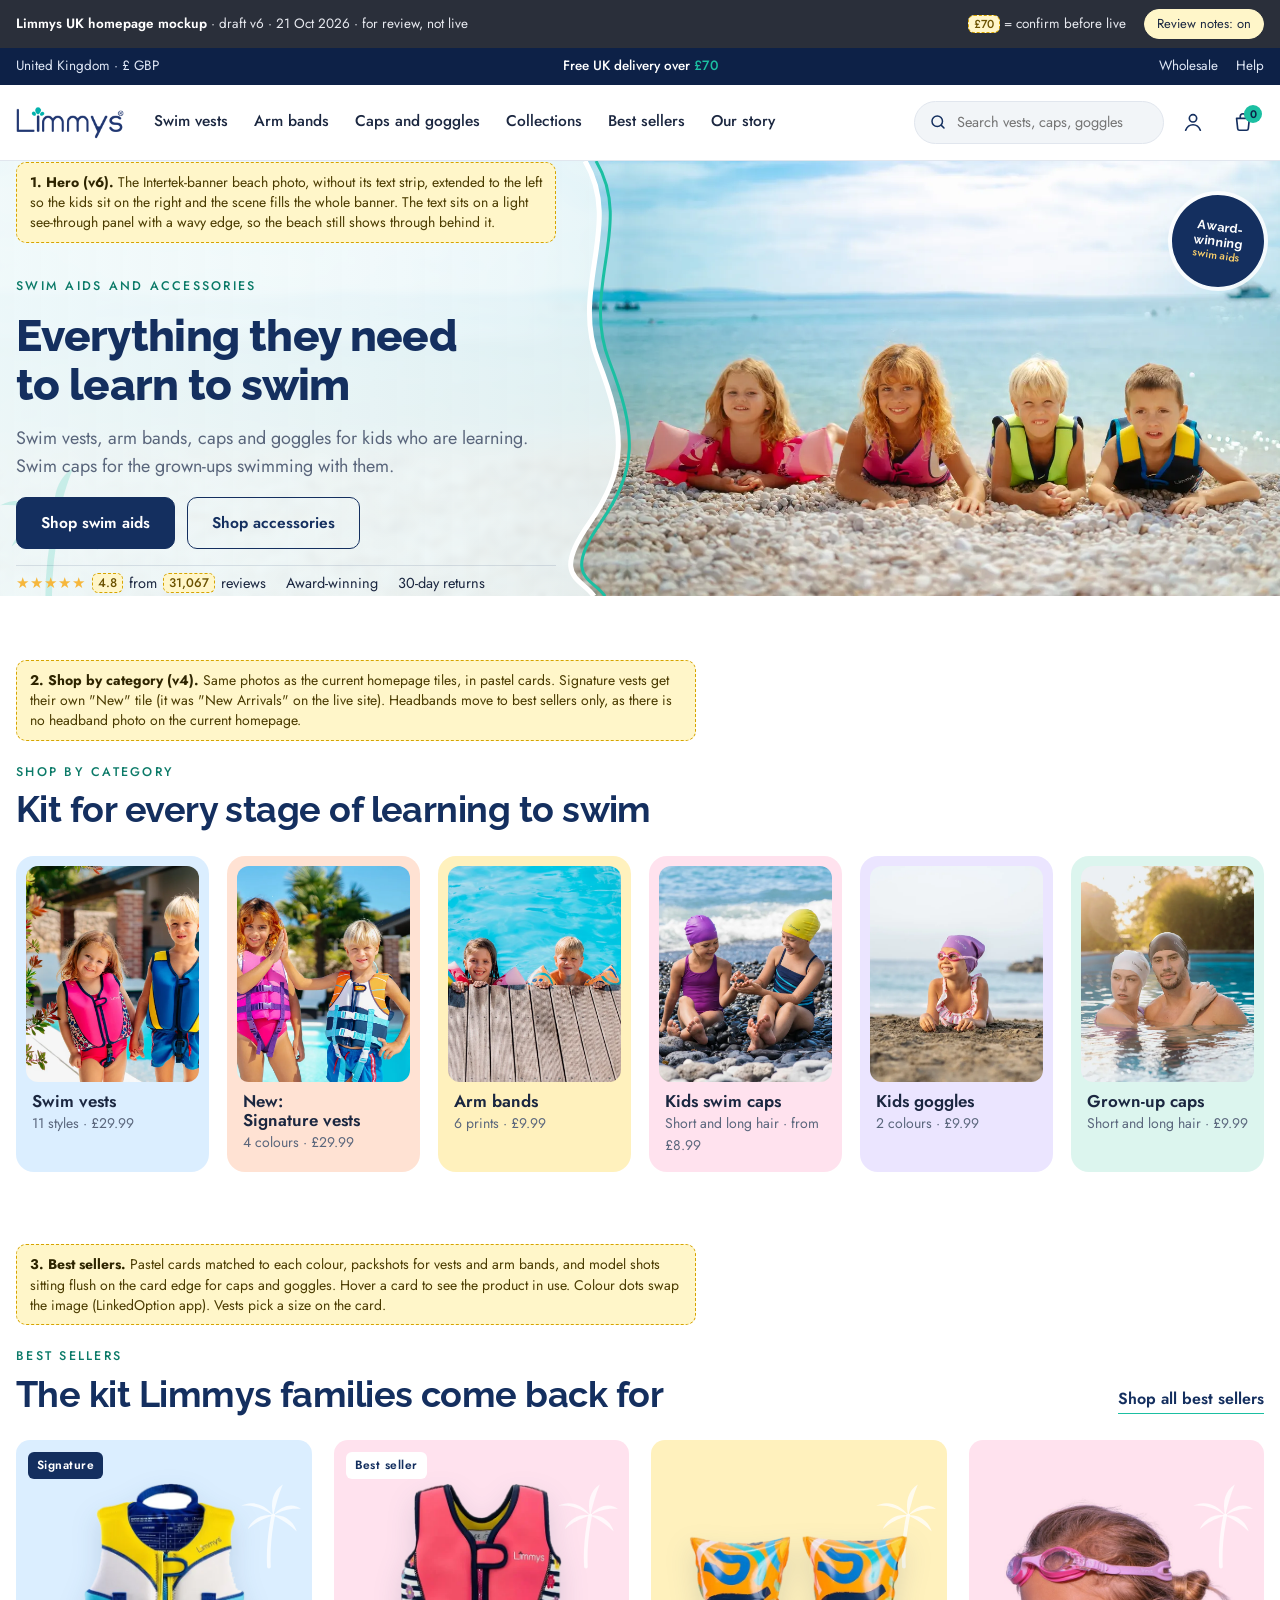
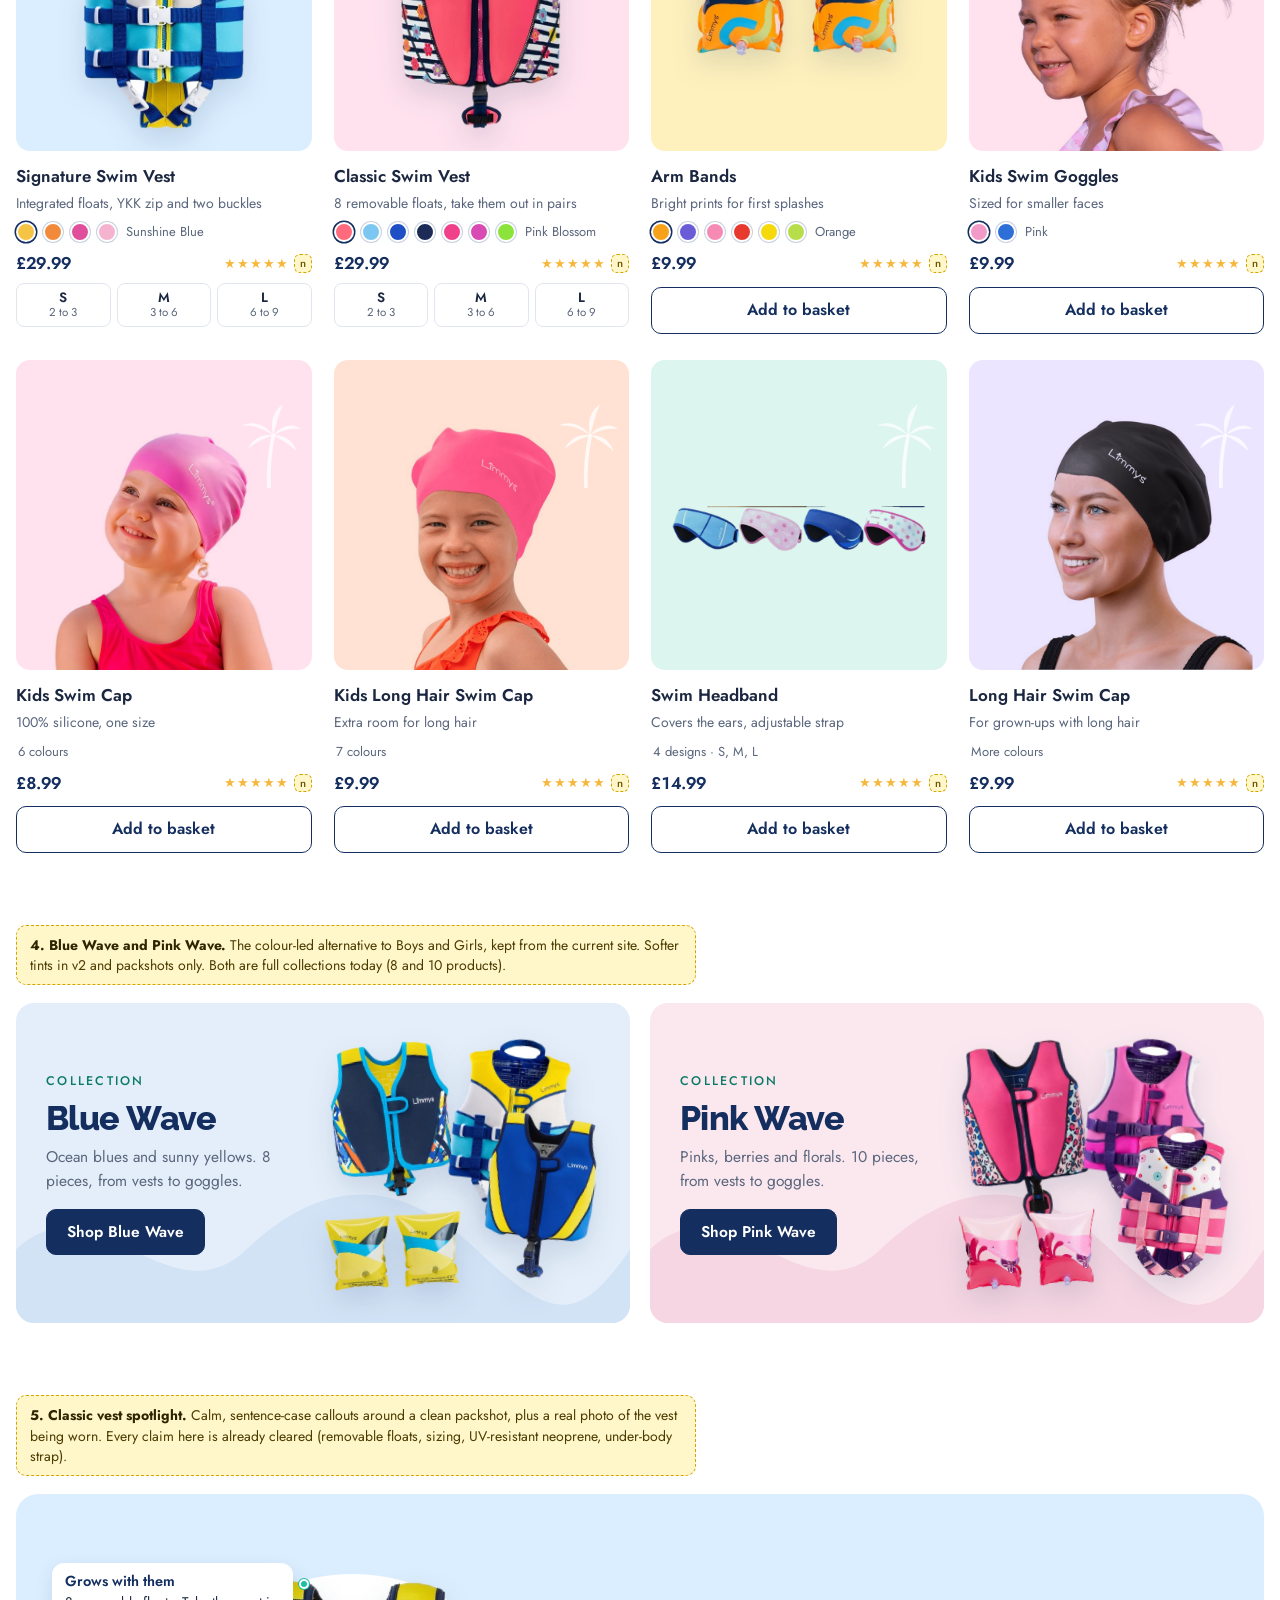
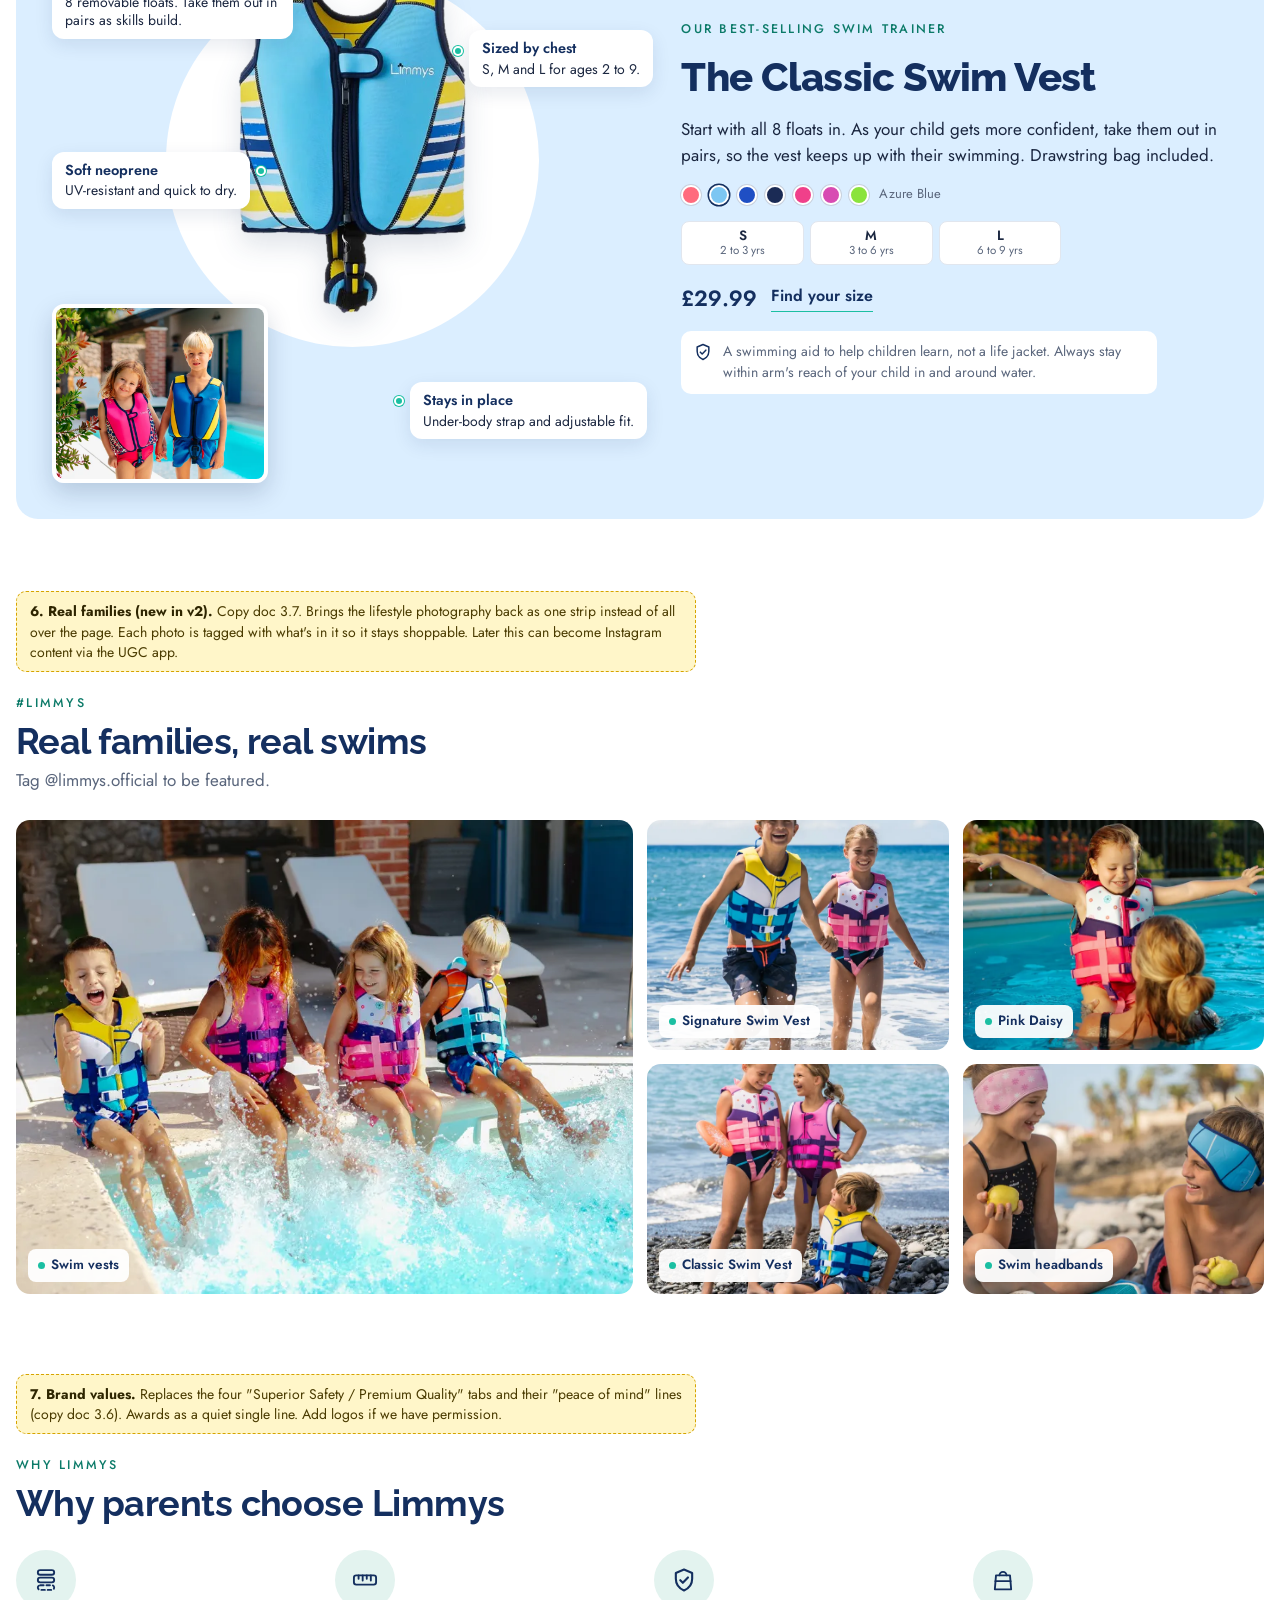
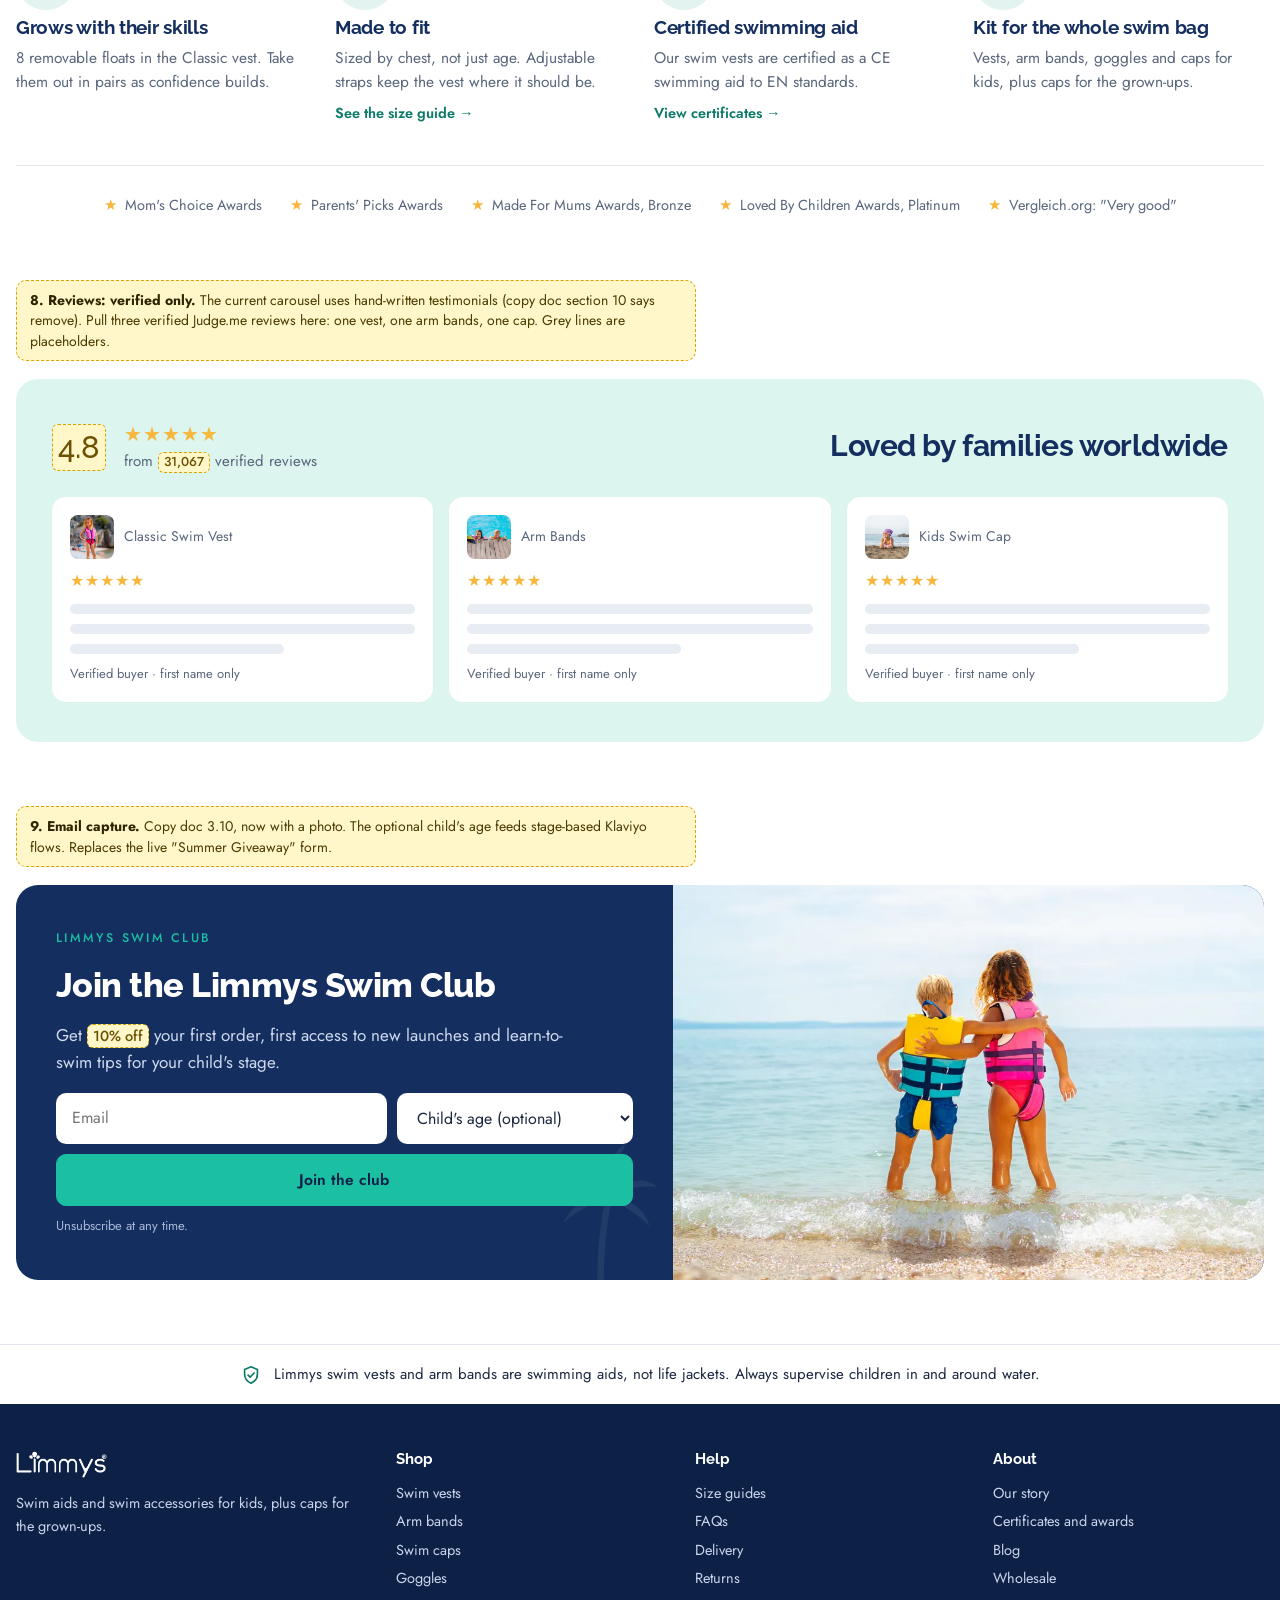
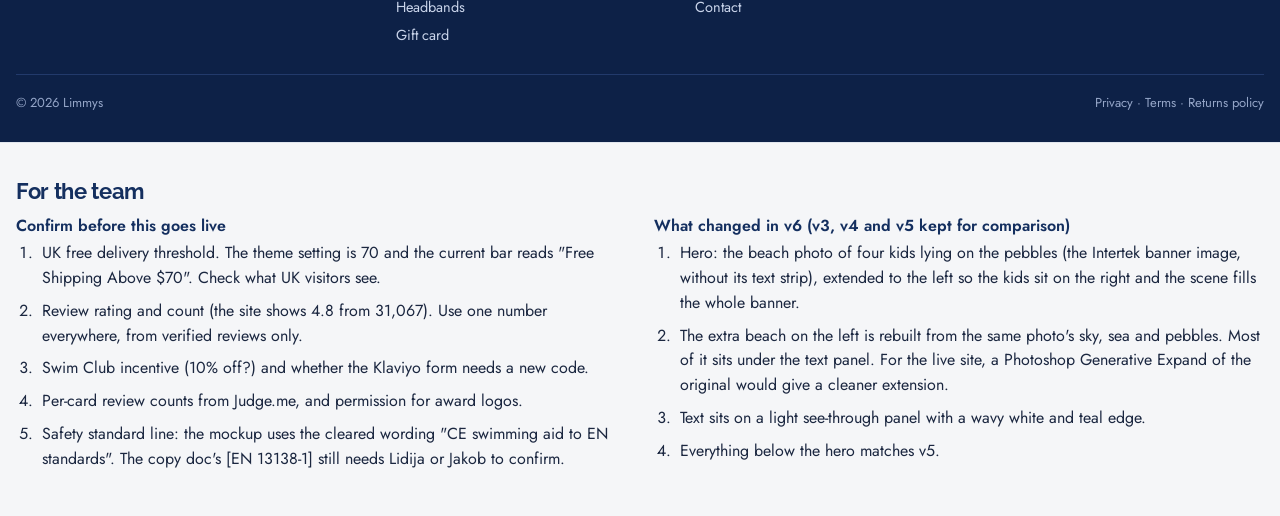
<file: v6.html>
<!doctype html>
<html lang="en-GB">
<head>
<meta charset="utf-8">
<meta name="viewport" content="width=device-width,initial-scale=1,viewport-fit=cover">
<meta name="robots" content="noindex, nofollow">
<style>:root{color-scheme:light;padding-top:env(safe-area-inset-top,0px);padding-bottom:env(safe-area-inset-bottom,0px)}body{margin:0;font:14px system-ui,sans-serif}img{max-width:100%}[hidden]{display:none!important}</style>
</head>
<body>
<title>Limmys UK Homepage v6</title>
<meta name="claude:viewport-fit-sides" content="cover">
<link rel="preconnect" href="https://fonts.googleapis.com">
<link rel="preconnect" href="https://fonts.gstatic.com" crossorigin>
<link rel="stylesheet" href="https://fonts.googleapis.com/css2?family=Jost:wght@400;500;600&family=Raleway:wght@600;700;800&display=swap">
<style>
/* Layout: premium storefront. Real shoot photography carries the mood (hero, category tiles, family strip);
   clean packshots carry the shopping (best sellers, wave collections, spotlight). Navy + white base, brand aqua as a soft tint,
   teal only as a small accent. Graphics kept to a few line-art palms.
   Single light look on purpose: this mocks the live store, which has no dark mode. */
:root {
  color-scheme: light;
  --navy: #142f5f;
  --navy-deep: #0d2147;
  --teal: #1bbfa2;
  --teal-ink: #0b7a68;
  --ink: #1b2740;
  --muted: #5a667c;
  --line: #e1e6ee;
  --paper: #ffffff;
  --mist: #f2f5f8;
  --aqua: #e3f3ef;
  --blue-tint: #e4eefa;
  --pink-tint: #fbe8ef;
  --sun: #f6b73c;
  --sky: #dbeeff;
  --butter: #fff1bd;
  --pinkt: #ffe2ee;
  --lilac: #ebe5ff;
  --mintt: #dcf5ee;
  --coral: #ffe2d3;
  --beach-sky: #e3f5f7;
  --beach-sea: #a6e0dc;
  --beach-sea2: #7fd0c9;
  --beach-sand: #f7e8c9;
  --note: #fff6c9;
  --note-line: #d6a400;
  --display: "Raleway", "Avenir Next", "Segoe UI", sans-serif;
  --body: "Jost", "Futura", "Century Gothic", "Segoe UI", sans-serif;
  --r: 14px;
  --wrap: 1280px;
}
* { box-sizing: border-box; }
body { background: var(--paper); color: var(--ink); font-family: var(--body); font-size: 16px; line-height: 1.55; overflow-x: hidden; }
h1, h2, h3 { font-family: var(--display); color: var(--navy); margin: 0; text-wrap: balance; line-height: 1.12; letter-spacing: -.015em; }
p { margin: 0; }
a { color: inherit; }
button { font: inherit; cursor: pointer; }
:focus-visible { outline: 3px solid var(--teal); outline-offset: 3px; border-radius: 6px; }
.wrap { max-width: var(--wrap); margin: 0 auto; padding-left: max(16px, env(safe-area-inset-left, 0px)); padding-right: max(16px, env(safe-area-inset-right, 0px)); }
.gfx { position: absolute; pointer-events: none; }
img.p { display: block; max-width: 100%; height: auto; filter: drop-shadow(0 12px 14px rgba(20, 47, 95, .14)); }
.eyebrow { font-weight: 500; font-size: 12.5px; letter-spacing: .18em; text-transform: uppercase; color: var(--teal-ink); }
.stars { color: var(--sun); letter-spacing: 1px; }

/* ---------- Review chrome (not part of the store) ---------- */
.review { background: #2a2f3a; color: #e8eaf0; font-size: 13.5px; }
.review .wrap { display: flex; flex-wrap: wrap; gap: 8px 18px; align-items: center; padding-block: 9px; }
.review strong { color: #fff; font-weight: 600; }
.review .sp { flex: 1; }
.toggle { background: transparent; color: #fff; border: 1px solid rgba(255,255,255,.4); border-radius: 999px; padding: 4px 12px; font-size: 13px; }
.toggle[aria-pressed="true"] { background: var(--note); color: var(--ink); border-color: var(--note); }
.tbc { display: inline-block; border: 1.5px dashed var(--note-line); background: var(--note); color: #6b5200; border-radius: 6px; padding: 0 5px; font-size: .86em; font-weight: 500; line-height: 1.45; white-space: nowrap; }
.note { display: none; position: relative; z-index: 3; max-width: 680px; margin: 0 0 18px; background: var(--note); border: 1.5px dashed var(--note-line); border-radius: 10px; padding: 9px 13px; font-size: 14px; color: #4a3b00; line-height: 1.45; }
.note b { color: #2e2500; }
.notes-on .note { display: block; }

/* ---------- Utility bar + header ---------- */
.utility { background: var(--navy-deep); color: #dfe7f6; font-size: 13.5px; }
.utility .wrap { display: grid; grid-template-columns: 1fr auto 1fr; gap: 12px; align-items: center; padding-block: 8px; }
.utility .msg { text-align: center; font-weight: 500; color: #fff; }
.utility .msg span { color: var(--teal); }
.utility .r { justify-self: end; display: flex; gap: 18px; }
.utility a { text-decoration: none; }
.utility a:hover { color: #fff; }
header.site { background: var(--paper); border-bottom: 1px solid var(--line); position: sticky; top: env(safe-area-inset-top, 0px); z-index: 20; }
header.site .wrap { display: flex; align-items: center; gap: 30px; padding-block: 16px; }
.logo img { height: 38px; width: auto; display: block; }
nav.main { display: flex; gap: 26px; font-weight: 500; font-size: 15.5px; }
nav.main a { text-decoration: none; padding: 6px 0; border-bottom: 2px solid transparent; white-space: nowrap; }
nav.main a:hover { border-color: var(--teal); }
.hdr-r { margin-left: auto; display: flex; gap: 8px; align-items: center; }
.search { display: flex; align-items: center; gap: 8px; border: 1px solid var(--line); background: var(--mist); border-radius: 999px; padding: 8px 14px; width: 250px; color: var(--muted); font-size: 14.5px; }
.search svg { width: 18px; height: 18px; flex: none; color: var(--navy); }
.search input { border: 0; background: transparent; font: inherit; color: var(--ink); width: 100%; min-width: 0; outline: none; }
.icon-btn { width: 42px; height: 42px; display: grid; place-items: center; border-radius: 50%; border: 0; background: transparent; color: var(--navy); position: relative; }
.icon-btn:hover { background: var(--mist); }
.icon-btn svg { width: 22px; height: 22px; }
.bag-count { position: absolute; top: 4px; right: 2px; min-width: 18px; height: 18px; border-radius: 9px; background: var(--teal); color: var(--navy-deep); font-size: 11px; font-weight: 600; display: grid; place-items: center; padding: 0 4px; }
.menu-btn { display: none; }

/* ---------- Hero ---------- */
.hero { background: var(--beach-sky); position: relative; overflow: hidden; }
.hero .scene { position: absolute; inset: 0; width: 100%; height: 100%; z-index: 0; }
.hero-grid { position: relative; z-index: 2; display: grid; grid-template-columns: minmax(0, 1fr) minmax(0, 1fr); gap: 24px; align-items: center; padding-block: 34px 30px; }
.hero-copy { display: grid; align-content: center; gap: 16px; min-width: 0; }
.hero-art { position: relative; width: 100%; max-width: 560px; aspect-ratio: 1 / .74; justify-self: center; }
.hero-art .sunD { position: absolute; width: 58%; aspect-ratio: 1; left: 22%; top: 2%; border-radius: 50%; background: #ffe7a3; }
.hero-art img.p { position: absolute; }
.hero-art .v1 { width: 33%; left: 34%; top: 4%; z-index: 3; }
.hero-art .v2 { width: 25%; left: 15%; top: 14%; z-index: 2; transform: rotate(-9deg); }
.hero-art .v3 { width: 25%; right: 14%; top: 16%; z-index: 2; transform: rotate(8deg); }
.hero-art .a1 { width: 27%; left: 6%; bottom: 2%; z-index: 4; transform: rotate(-8deg); }
.hero-art .a2 { width: 25%; right: 6%; bottom: 4%; z-index: 4; transform: rotate(7deg); }
.hero-art .g1 { width: 22%; left: 40%; bottom: 0; z-index: 5; transform: rotate(-4deg); }
.badge-r { position: absolute; right: 0; top: 0; z-index: 6; width: 92px; aspect-ratio: 1; border-radius: 50%; background: var(--navy); color: #fff; display: grid; place-items: center; text-align: center; font-family: var(--display); font-weight: 700; font-size: 12.5px; line-height: 1.2; transform: rotate(8deg); box-shadow: 0 0 0 4px rgba(255,255,255,.8); }
.badge-r small { display: block; font-family: var(--body); font-weight: 500; font-size: 11px; color: #ffd36b; }
.hero h1 { font-size: clamp(32px, 3.8vw, 52px); font-weight: 800; }
.hero .sub { font-size: 18px; color: var(--muted); max-width: 30em; }
.ctas { display: flex; flex-wrap: wrap; gap: 12px; }
.btn { display: inline-flex; align-items: center; justify-content: center; gap: 8px; border-radius: 10px; padding: 13px 24px; font-weight: 600; font-size: 15.5px; text-decoration: none; border: 1.5px solid var(--navy); transition: background-color .15s ease, color .15s ease; }
.btn.solid { background: var(--navy); color: #fff; }
.btn.solid:hover { background: var(--navy-deep); }
.btn.ghost { background: transparent; color: var(--navy); }
.btn.ghost:hover { background: var(--paper); }
.trust { display: flex; flex-wrap: wrap; gap: 8px 20px; font-size: 14.5px; color: var(--ink); align-items: center; padding-top: 6px; border-top: 1px solid rgba(20,47,95,.12); }
.trust > span { display: inline-flex; align-items: center; gap: 6px; }

/* ---------- Generic section ---------- */
section.s { padding-block: 64px; position: relative; }
.s-head { display: flex; justify-content: space-between; align-items: end; gap: 12px 24px; flex-wrap: wrap; margin-bottom: 26px; }
.s-head h2 { font-size: clamp(26px, 3vw, 36px); font-weight: 700; margin-top: 6px; }
.s-head p { color: var(--muted); font-size: 17px; margin-top: 6px; }
.link { color: var(--navy); font-weight: 600; text-decoration: none; border-bottom: 1.5px solid var(--teal); padding-bottom: 2px; white-space: nowrap; }

/* ---------- Category tiles (photos) ---------- */
.cats { display: grid; grid-template-columns: repeat(6, minmax(0, 1fr)); gap: 18px; }
.cat { text-decoration: none; display: grid; gap: 10px; align-content: start; min-width: 0; border-radius: 18px; padding: 10px 10px 16px; transition: transform .2s ease; }
.cat:hover { transform: translateY(-3px); }
.cat h3, .cat .meta { padding-inline: 6px; }
.cat .ph { border-radius: 12px; overflow: hidden; aspect-ratio: 4 / 5; max-width: 100%; background: var(--mist); }
.bg-sky { background: var(--sky); } .bg-butter { background: var(--butter); } .bg-pink { background: var(--pinkt); }
.bg-lilac { background: var(--lilac); } .bg-mint { background: var(--mintt); } .bg-coral { background: var(--coral); }
.cat .ph img { width: 100%; height: 100%; object-fit: cover; display: block; transition: transform .4s ease; }
.cat:hover .ph img { transform: scale(1.05); }
.cat h3 { font-family: var(--body); font-size: 17px; font-weight: 600; color: var(--ink); letter-spacing: 0; }
.cat .meta { font-size: 14px; color: var(--muted); margin-top: -8px; }

/* ---------- Product cards ---------- */
.grid { display: grid; grid-template-columns: repeat(4, minmax(0, 1fr)); gap: 26px 22px; }
.card { display: grid; grid-template-rows: auto 1fr; gap: 14px; min-width: 0; }
.card .ph { position: relative; border-radius: var(--r); aspect-ratio: 1 / 1.05; overflow: hidden; background: var(--mist); display: grid; place-items: center; transition: background-color .25s ease; }
.card .ph .gfx.palm { width: 64px; right: 10px; top: 10px; color: rgba(255,255,255,.75); z-index: 0; }
.card .ph img.p { max-height: 74%; max-width: 74%; width: auto; position: relative; z-index: 1; }
.card .ph img.model { position: absolute; left: 50%; bottom: 0; transform: translateX(-50%); height: 88%; width: auto; max-width: none; mix-blend-mode: multiply; z-index: 1; }
.card .ph img.model.wide { height: auto; width: 86%; bottom: 38%; }
.card .ph .alt { position: absolute; inset: 0; width: 100%; height: 100%; object-fit: cover; opacity: 0; transition: opacity .35s ease; z-index: 2; }
.card:hover .ph .alt { opacity: 1; }
.badge { position: absolute; left: 12px; top: 12px; z-index: 3; background: var(--paper); color: var(--navy); font-weight: 600; font-size: 12px; letter-spacing: .04em; border-radius: 6px; padding: 4px 9px; }
.badge.dark { background: var(--navy); color: #fff; }
.card .body { display: grid; gap: 6px; align-content: start; }
.card h3 { font-family: var(--body); font-size: 17px; font-weight: 600; color: var(--ink); line-height: 1.3; letter-spacing: 0; }
.card .feat { font-size: 14px; color: var(--muted); }
.card .row { display: flex; align-items: center; justify-content: space-between; gap: 8px; flex-wrap: wrap; }
.price { font-weight: 600; font-size: 17px; color: var(--navy); font-variant-numeric: tabular-nums; }
.rating { font-size: 13px; color: var(--muted); display: inline-flex; gap: 5px; align-items: center; }
.swatches { display: flex; flex-wrap: wrap; gap: 7px; min-height: 24px; align-items: center; }
.sw-btn { width: 20px; height: 20px; border-radius: 50%; border: 2px solid var(--paper); box-shadow: 0 0 0 1px #c9d2df; padding: 0; }
.sw-btn[aria-pressed="true"] { box-shadow: 0 0 0 1.5px var(--navy); }
.sw-label { font-size: 13px; color: var(--muted); margin-left: 2px; }
.add { margin-top: 4px; width: 100%; border-radius: 10px; border: 1.5px solid var(--navy); background: var(--paper); color: var(--navy); font-weight: 600; padding: 10px 14px; transition: background-color .15s ease, color .15s ease; }
.add:hover { background: var(--navy); color: #fff; }
.sizes { display: flex; gap: 6px; }
.sizes button { flex: 1; border: 1px solid var(--line); background: var(--paper); border-radius: 8px; padding: 6px 0; font-weight: 600; font-size: 13.5px; color: var(--ink); line-height: 1.2; }
.sizes button small { display: block; font-weight: 400; font-size: 11.5px; color: var(--muted); }
.sizes button:hover { border-color: var(--navy); }

/* ---------- Wave collections ---------- */
.waves { display: grid; grid-template-columns: 1fr 1fr; gap: 20px; }
.wave-tile { position: relative; border-radius: 18px; overflow: hidden; min-height: 320px; text-decoration: none; display: grid; grid-template-columns: minmax(0, 1fr) minmax(0, 1.1fr); align-items: center; padding: 30px; gap: 10px; }
.wave-tile.blue { background: var(--blue-tint); }
.wave-tile.pinky { background: var(--pink-tint); }
.wave-tile .gfx.wv { left: 0; right: 0; bottom: 0; width: 100%; height: 46%; }
.wave-tile.blue .wv { color: #d3e3f6; } .wave-tile.pinky .wv { color: #f6d6e2; }
.wave-tile .txt { position: relative; z-index: 2; display: grid; gap: 8px; align-content: center; min-width: 0; }
.wave-tile h3 { font-size: clamp(26px, 2.8vw, 34px); font-weight: 800; }
.wave-tile .txt p { color: var(--muted); font-size: 15.5px; }
.wave-tile .btn { justify-self: start; margin-top: 8px; padding: 10px 20px; }
.wave-tile .pile { position: relative; z-index: 2; height: 250px; }
.pile img.p { position: absolute; }
.pile .i1 { width: 42%; left: 6%; top: 2%; transform: rotate(-7deg); }
.pile .i2 { width: 42%; left: 48%; top: 0; transform: rotate(6deg); }
.pile .i3 { width: 48%; left: 4%; bottom: 0; transform: rotate(-3deg); z-index: 3; }
.pile .i4 { width: 38%; right: 2%; bottom: 4%; transform: rotate(7deg); z-index: 3; }

/* ---------- Spotlight ---------- */
.spot { background: var(--sky); border-radius: 22px; display: grid; grid-template-columns: minmax(0, 1.1fr) minmax(0, 1fr); gap: 28px; align-items: center; padding: 36px; position: relative; overflow: hidden; }
.spot-art { position: relative; aspect-ratio: 1 / .92; min-width: 0; max-width: 100%; }
.spot-art .disc { position: absolute; width: 62%; aspect-ratio: 1; left: 19%; top: 8%; border-radius: 50%; background: var(--paper); }
.spot-art img.p { position: absolute; width: 38%; left: 31%; top: 9%; z-index: 2; }
.spot-art .inset { position: absolute; left: 0; bottom: 0; width: 36%; border-radius: 12px; border: 4px solid var(--paper); box-shadow: 0 10px 24px rgba(13,33,71,.18); z-index: 4; display: block; }
.callout { position: absolute; z-index: 3; background: var(--paper); border-radius: 12px; padding: 9px 13px; font-size: 14px; line-height: 1.3; max-width: 40%; box-shadow: 0 6px 18px rgba(20,47,95,.10); }
.callout b { display: block; font-weight: 600; color: var(--navy); font-size: 14.5px; margin-bottom: 2px; }
.callout .dot { position: absolute; width: 10px; height: 10px; border-radius: 50%; background: var(--teal); border: 2px solid var(--paper); box-shadow: 0 0 0 1px var(--teal); }
.co1 { left: 0; top: 6%; } .co1 .dot { right: -16px; top: 16px; }
.co2 { right: 0; top: 18%; } .co2 .dot { left: -16px; top: 16px; }
.co3 { left: 0; top: 40%; } .co3 .dot { right: -16px; top: 14px; }
.co4 { right: 1%; bottom: 8%; } .co4 .dot { left: -16px; top: 14px; }
.spot .copy { display: grid; gap: 16px; position: relative; z-index: 2; min-width: 0; }
.spot h2 { font-size: clamp(28px, 3.2vw, 40px); font-weight: 800; }
.spot .copy > p { font-size: 17px; color: var(--ink); max-width: 34em; }
.spot .sizes { max-width: 380px; }
.spot .price { font-size: 22px; }
.safety { display: flex; gap: 10px; align-items: start; font-size: 14px; color: var(--muted); background: var(--paper); border-radius: 10px; padding: 10px 12px; max-width: 34em; }
.safety svg { flex: none; width: 20px; height: 20px; color: var(--navy); margin-top: 1px; }
.swatch-strip { display: flex; gap: 8px; flex-wrap: wrap; align-items: center; }

/* ---------- Real families ---------- */
.mosaic { display: grid; grid-template-columns: repeat(4, minmax(0, 1fr)); grid-auto-rows: 230px; gap: 14px; }
.tile { position: relative; border-radius: var(--r); overflow: hidden; background: var(--mist); }
.tile img { width: 100%; height: 100%; object-fit: cover; display: block; transition: transform .4s ease; }
.tile:hover img { transform: scale(1.04); }
.tile.big { grid-column: span 2; grid-row: span 2; }
.tile .tag { position: absolute; left: 12px; bottom: 12px; background: rgba(255,255,255,.94); color: var(--navy); border-radius: 8px; padding: 6px 10px; font-size: 13.5px; font-weight: 600; display: inline-flex; gap: 6px; align-items: center; }
.tile .tag::before { content: ""; width: 7px; height: 7px; border-radius: 50%; background: var(--teal); }

/* ---------- Tenets ---------- */
.tenets { display: grid; grid-template-columns: repeat(4, minmax(0, 1fr)); gap: 28px; }
.tenet { display: grid; gap: 8px; align-content: start; }
.tenet .ic { width: 60px; height: 60px; border-radius: 50%; display: grid; place-items: center; background: var(--aqua); }
.tenet .ic svg { width: 28px; height: 28px; color: var(--navy); }
.tenet h3 { font-size: 18.5px; font-weight: 700; }
.tenet p { color: var(--muted); font-size: 15.5px; }
.tenet a { font-size: 14.5px; font-weight: 600; color: var(--teal-ink); text-decoration: none; }
.awards { margin-top: 40px; padding-top: 28px; border-top: 1px solid var(--line); display: flex; flex-wrap: wrap; gap: 10px 28px; align-items: center; justify-content: center; color: var(--muted); font-size: 14.5px; }
.awards span { display: inline-flex; gap: 8px; align-items: center; }
.awards span::before { content: "★"; color: var(--sun); }

/* ---------- Reviews ---------- */
.reviews { background: var(--mintt); border-radius: 22px; padding: 40px 36px; }
.rev-sum { display: flex; flex-wrap: wrap; align-items: center; gap: 10px 18px; margin-bottom: 24px; }
.rev-sum .big { font-family: var(--display); font-weight: 800; font-size: 44px; color: var(--navy); line-height: 1; }
.rev-sum .stars { font-size: 20px; }
.rev-grid { display: grid; grid-template-columns: repeat(3, minmax(0, 1fr)); gap: 16px; }
.rev { background: var(--paper); border-radius: 14px; padding: 18px; display: grid; gap: 10px; align-content: start; min-width: 0; }
.rev .prod { display: flex; gap: 10px; align-items: center; font-size: 14px; color: var(--muted); }
.rev .prod img { width: 44px; height: 44px; object-fit: cover; border-radius: 8px; }
.rev .ph-line { height: 10px; border-radius: 5px; background: #e8edf3; }
.rev .ph-line.s { width: 62%; }
.rev .who { font-size: 13px; color: var(--muted); }

/* ---------- Swim club ---------- */
.club { background: var(--navy); color: #fff; border-radius: 22px; overflow: hidden; display: grid; grid-template-columns: minmax(0, 1fr) minmax(0, .9fr); position: relative; }
.club .in { padding: 44px 40px; display: grid; gap: 18px; align-content: center; position: relative; }
.club h2 { color: #fff; font-size: clamp(26px, 2.8vw, 34px); font-weight: 800; }
.club p { color: #cfd9ee; font-size: 17px; max-width: 30em; }
.club form { display: grid; grid-template-columns: 1.4fr 1fr; gap: 10px; position: relative; z-index: 2; }
.club input, .club select { font: inherit; font-size: 16px; padding: 13px 16px; border-radius: 10px; border: 0; background: #fff; color: var(--ink); min-width: 0; }
.club form .btn { grid-column: 1 / -1; background: var(--teal); border-color: var(--teal); color: var(--navy-deep); }
.club .fine { grid-column: 1 / -1; font-size: 13px; color: #a9b8d6; margin: 0; }
.club .ok { grid-column: 1 / -1; color: var(--teal); font-weight: 600; }
.club .photo { position: relative; min-height: 300px; }
.club .photo img { position: absolute; inset: 0; width: 100%; height: 100%; object-fit: cover; display: block; }
.club .gfx.palm { width: 120px; right: 10px; bottom: -10px; color: rgba(255,255,255,.06); }

/* ---------- Safety + footer ---------- */
.safety-band { border-top: 1px solid var(--line); }
.safety-band .wrap { display: flex; gap: 12px; align-items: center; justify-content: center; padding-block: 18px; font-size: 15px; color: var(--ink); text-align: center; }
.safety-band svg { width: 22px; height: 22px; color: var(--teal-ink); flex: none; }
footer.site { background: var(--navy-deep); color: #c9d4ea; font-size: 14.5px; }
footer.site .wrap { display: grid; grid-template-columns: 1.3fr repeat(3, 1fr); gap: 28px; padding-block: 44px 28px; }
footer.site h4 { color: #fff; font-family: var(--display); font-size: 15px; margin: 0 0 10px; }
footer.site ul { list-style: none; margin: 0; padding: 0; display: grid; gap: 6px; }
footer.site a { text-decoration: none; }
footer.site a:hover { color: #fff; }
footer.site .logo img { filter: brightness(0) invert(1); height: 32px; }
footer.site .base { grid-column: 1 / -1; border-top: 1px solid #223a6b; padding-top: 18px; display: flex; flex-wrap: wrap; justify-content: space-between; gap: 10px; font-size: 13px; color: #94a5c7; }

/* ---------- Open items (review chrome) ---------- */
.open { background: #f5f6f8; border-top: 1px solid var(--line); }
.open .wrap { padding-block: 36px 44px; display: grid; gap: 14px; }
.open h2 { font-size: 22px; }
.open ol { margin: 0; padding-left: 22px; display: grid; gap: 8px; }
.open li { padding-left: 4px; }
.open .cols { display: grid; grid-template-columns: 1fr 1fr; gap: 28px; }
.open h3 { font-family: var(--body); font-size: 16px; font-weight: 600; color: var(--navy); margin-bottom: 6px; letter-spacing: 0; }

.toast { position: fixed; left: 50%; bottom: calc(22px + env(safe-area-inset-bottom, 0px)); transform: translate(-50%, 20px); background: var(--navy); color: #fff; padding: 11px 18px; border-radius: 10px; font-weight: 500; font-size: 14.5px; opacity: 0; transition: opacity .2s ease, transform .2s ease; z-index: 40; pointer-events: none; }
.toast.show { opacity: 1; transform: translate(-50%, 0); }

/* ---------- Responsive ---------- */
@media (max-width: 1180px) {
  .search { width: 180px; }
  nav.main { gap: 18px; font-size: 15px; }
  .cats { grid-template-columns: repeat(3, minmax(0, 1fr)); }
}
@media (max-width: 980px) {
  nav.main, .search, .utility .l, .utility .r { display: none; }
  .utility .wrap { grid-template-columns: 1fr; }
  .menu-btn { display: grid; }
  .hero-grid { grid-template-columns: 1fr; padding-block: 24px 20px; }
  .hero-art { max-width: 440px; }
  .grid { grid-template-columns: repeat(2, minmax(0, 1fr)); gap: 22px 14px; }
  .waves { grid-template-columns: 1fr; }
  .spot { grid-template-columns: 1fr; padding: 24px; }
  .mosaic { grid-template-columns: repeat(2, minmax(0, 1fr)); grid-auto-rows: 170px; }
  .tenets { grid-template-columns: repeat(2, minmax(0, 1fr)); }
  .rev-grid { grid-template-columns: 1fr; }
  .club { grid-template-columns: 1fr; }
  .club .photo { order: -1; min-height: 220px; }
  .club .in { padding: 28px 22px; }
  footer.site .wrap { grid-template-columns: 1fr 1fr; }
  .open .cols { grid-template-columns: 1fr; }
}
@media (max-width: 560px) {
  .cats { grid-template-columns: repeat(2, minmax(0, 1fr)); gap: 16px 12px; }
  .wave-tile { grid-template-columns: 1fr; padding: 22px; }
  .wave-tile .pile { height: 200px; width: 100%; max-width: 300px; justify-self: center; }
  .callout { font-size: 12.5px; padding: 7px 10px; max-width: 46%; }
  .callout b { font-size: 13px; }
  .tenets { grid-template-columns: 1fr; }
  .club form { grid-template-columns: 1fr; }
  .reviews { padding: 28px 20px; }
  .hdr-r .hide-sm { display: none; }
  .badge-r { width: 74px; font-size: 11px; }
}
@media (prefers-reduced-motion: reduce) { * { transition: none !important; } }

/* ---------- v4 hero: kids cut-out standing in the sea ---------- */
.hero-grid { z-index: auto; padding-block: 26px 0; min-height: 470px; align-items: stretch; }
.hero-copy { position: relative; z-index: 3; padding-bottom: 104px; }
.kids { position: relative; z-index: 1; align-self: end; justify-self: center; width: 100%; max-width: 640px; }
.kids img { display: block; width: 100%; height: auto; filter: drop-shadow(0 10px 18px rgba(13, 33, 71, .18)); }
.kids .badge-r { right: 2%; top: 4%; }
.front { position: absolute; left: 0; right: 0; bottom: 0; width: 100%; height: 132px; z-index: 2; pointer-events: none; }
@media (max-width: 980px) {
  .hero-grid { min-height: 0; padding-block: 22px 0; }
  .hero-copy { padding-bottom: 8px; }
  .kids { max-width: 460px; }
  .front { height: 92px; }
}

/* ---------- v5 hero: full photo on the right, cropped by a wave ---------- */
.hero5 { position: relative; overflow: hidden; height: 480px; background: var(--beach-sky); }
.h5-photo { position: absolute; top: 0; right: 0; bottom: 0; width: min(60%, 880px); }
.h5-photo img { width: 100%; height: 100%; object-fit: cover; object-position: 55% 35%; display: block; }
.h5-photo .badge-r { right: 3%; top: 7%; }
.h5-panel { position: absolute; top: 0; bottom: 0; left: 0; width: calc(100% - min(60%, 880px) + 2px); background: var(--beach-sky); z-index: 2; }
.h5-wave { position: absolute; top: 0; left: calc(100% - 1px); height: 100%; width: 96px; }
.h5-wave-m { display: none; }
.h5-panel .gfx.palm { width: 150px; left: -24px; bottom: -18px; color: rgba(27, 191, 162, .18); }
.h5-copy { position: relative; z-index: 3; height: 100%; display: grid; align-content: center; gap: 16px; max-width: 620px;
  padding-left: max(16px, env(safe-area-inset-left, 0px), calc((100vw - var(--wrap)) / 2 + 16px)); padding-right: 24px; box-sizing: content-box; }
.h5-copy h1 { font-size: clamp(32px, 3.6vw, 50px); font-weight: 800; }
.h5-copy .sub { font-size: 18px; color: var(--muted); max-width: 30em; }
@media (max-width: 980px) {
  .hero5 { height: auto; display: flex; flex-direction: column; }
  .h5-photo { position: relative; width: 100%; height: 300px; }
  .h5-panel { position: relative; width: 100%; }
  .h5-wave { display: none; }
  .h5-wave-m { display: block; position: absolute; left: 0; top: -38px; width: 100%; height: 40px; }
  .h5-copy { padding: 10px max(16px, env(safe-area-inset-right, 0px)) 30px max(16px, env(safe-area-inset-left, 0px)); max-width: none; box-sizing: border-box; }
}

/* ---------- v6 hero: extended beach photo across the whole banner, wavy see-through text panel ---------- */
.hero6 { position: relative; overflow: hidden; height: clamp(420px, 34vw, 520px); background: #dfeff3; }
.h6-photo { position: absolute; inset: 0; }
.h6-photo img { width: 100%; height: 100%; object-fit: cover; object-position: right center; display: block; }
.h6-photo .badge-r { right: max(16px, calc((100vw - var(--wrap)) / 2 + 16px)); top: 8%; }
.h6-panel { position: absolute; top: 0; bottom: 0; left: 0; z-index: 2;
  width: calc(clamp(480px, calc((100vw - var(--wrap)) / 2 + 560px), 60vw) + 70px);
  background: linear-gradient(90deg, rgba(240, 249, 250, .95), rgba(240, 249, 250, .86));
  -webkit-backdrop-filter: blur(3px); backdrop-filter: blur(3px);
  -webkit-mask: linear-gradient(#000, #000) left / calc(100% - 69px) 100% no-repeat, url("data:image/svg+xml,%3Csvg xmlns='http://www.w3.org/2000/svg' viewBox='0 0 70 480' preserveAspectRatio='none'%3E%3Cpath d='M0 0H25C63 70 10 140 38 220S67 340 29 400S22 460 34 480H0Z'/%3E%3C/svg%3E") right / 70px 100% no-repeat;
          mask: linear-gradient(#000, #000) left / calc(100% - 69px) 100% no-repeat, url("data:image/svg+xml,%3Csvg xmlns='http://www.w3.org/2000/svg' viewBox='0 0 70 480' preserveAspectRatio='none'%3E%3Cpath d='M0 0H25C63 70 10 140 38 220S67 340 29 400S22 460 34 480H0Z'/%3E%3C/svg%3E") right / 70px 100% no-repeat; }
.h6-lines { position: absolute; top: 0; bottom: 0; z-index: 3; width: 84px; height: 100%; pointer-events: none;
  left: calc(clamp(480px, calc((100vw - var(--wrap)) / 2 + 560px), 60vw)); }
.h6-panel .gfx.palm { width: 150px; left: -24px; bottom: -18px; color: rgba(27, 191, 162, .18); }
.h6-copy { position: relative; z-index: 3; height: 100%; display: grid; align-content: center; gap: 16px; max-width: 540px;
  padding-left: max(16px, env(safe-area-inset-left, 0px), calc((100vw - var(--wrap)) / 2 + 16px)); padding-right: 16px; box-sizing: content-box; }
.h6-copy h1 { font-size: clamp(32px, 3.4vw, 50px); font-weight: 800; }
.h6-copy .sub { font-size: 18px; color: var(--muted); max-width: 30em; }
.h6-wave-m { display: none; }
@media (max-width: 1180px) and (min-width: 981px) {
  .hero6 { height: 390px; }
  .h6-panel { width: calc(40vw + 70px); }
  .h6-lines { left: 40vw; }
  .h6-copy { max-width: calc(40vw - 40px); gap: 12px; }
  .h6-copy h1 { font-size: 32px; }
  .h6-copy .sub { font-size: 16px; }
}
@media (max-width: 980px) {
  .hero6 { height: auto; display: flex; flex-direction: column; background: #f0f9fa; }
  .h6-photo { position: relative; height: 260px; }
  .h6-panel { position: relative; width: 100%; -webkit-mask: none; mask: none; background: #f0f9fa; backdrop-filter: none; -webkit-backdrop-filter: none; }
  .h6-lines { display: none; }
  .h6-wave-m { display: block; position: absolute; left: 0; top: -38px; width: 100%; height: 40px; }
  .h6-copy { padding: 10px max(16px, env(safe-area-inset-right, 0px)) 30px max(16px, env(safe-area-inset-left, 0px)); max-width: none; box-sizing: border-box; }
}
</style>

<svg width="0" height="0" style="position:absolute" aria-hidden="true">
  <symbol id="palm" viewBox="0 0 120 160"><path d="M58 158 C56 122 60 92 66 62" fill="none" stroke="currentColor" stroke-width="7" stroke-linecap="round"/><g fill="currentColor"><path d="M66 62 C50 40 26 34 6 44 C28 42 46 48 66 62Z"/><path d="M66 62 C60 36 66 16 84 4 C76 22 72 40 66 62Z"/><path d="M66 62 C82 42 104 38 118 50 C98 48 84 52 66 62Z"/><path d="M66 62 C44 58 26 70 18 88 C34 74 48 68 66 62Z"/><path d="M66 62 C86 60 104 72 110 92 C96 78 82 70 66 62Z"/></g></symbol>
  <symbol id="wave" viewBox="0 0 1200 80" preserveAspectRatio="none"><path fill="currentColor" d="M0 40 C150 0 300 80 450 40 S750 0 900 40 S1100 80 1200 40 V80 H0Z"/></symbol>
  <symbol id="shield" viewBox="0 0 24 24"><path fill="none" stroke="currentColor" stroke-width="1.8" stroke-linejoin="round" d="M12 3l7 3v5c0 4.5-3 8.3-7 10-4-1.7-7-5.5-7-10V6l7-3z"/><path fill="none" stroke="currentColor" stroke-width="1.8" stroke-linecap="round" stroke-linejoin="round" d="M8.8 12.2l2.2 2.2 4.4-4.6"/></symbol>
</svg>

<div class="review" id="top">
  <div class="wrap">
    <span><strong>Limmys UK homepage mockup</strong> · draft v6 · 21 Oct 2026 · for review, not live</span>
    <span class="sp"></span>
    <span><span class="tbc">£70</span> = confirm before live</span>
    <button class="toggle" id="notesToggle" type="button" aria-pressed="true">Review notes: on</button>
  </div>
</div>

<div class="utility"><div class="wrap">
  <span class="l">United Kingdom · £ GBP</span>
  <span class="msg" id="annMsg">Free UK delivery over <span>£70</span></span>
  <span class="r"><a href="#top">Wholesale</a><a href="#top">Help</a></span>
</div></div>

<header class="site">
  <div class="wrap">
    <a class="logo" href="#top" aria-label="Limmys home"><img src="img/logo.png" alt="Limmys" width="108" height="38"></a>
    <nav class="main" aria-label="Main">
      <a href="#shop">Swim vests</a>
      <a href="#shop">Arm bands</a>
      <a href="#shop">Caps and goggles</a>
      <a href="#waves">Collections</a>
      <a href="#bestsellers">Best sellers</a>
      <a href="#why">Our story</a>
    </nav>
    <div class="hdr-r">
      <label class="search" for="q"><svg viewBox="0 0 24 24" fill="none" stroke="currentColor" stroke-width="2" stroke-linecap="round"><circle cx="11" cy="11" r="7"/><path d="M20 20l-3.5-3.5"/></svg><input id="q" type="search" placeholder="Search vests, caps, goggles"></label>
      <button class="icon-btn hide-sm" type="button" aria-label="Account"><svg viewBox="0 0 24 24" fill="none" stroke="currentColor" stroke-width="1.8" stroke-linecap="round"><circle cx="12" cy="8" r="4"/><path d="M4 21c1.5-4 4.5-6 8-6s6.5 2 8 6"/></svg></button>
      <button class="icon-btn" type="button" aria-label="Basket"><svg viewBox="0 0 24 24" fill="none" stroke="currentColor" stroke-width="1.8" stroke-linejoin="round"><path d="M5 8h14l-1.2 11.2a2 2 0 0 1-2 1.8H8.2a2 2 0 0 1-2-1.8L5 8z"/><path d="M9 8V6a3 3 0 0 1 6 0v2"/></svg><span class="bag-count" id="bagCount">0</span></button>
      <button class="icon-btn menu-btn" type="button" aria-label="Menu"><svg viewBox="0 0 24 24" fill="none" stroke="currentColor" stroke-width="1.8" stroke-linecap="round"><path d="M4 7h16M4 12h16M4 17h16"/></svg></button>
    </div>
  </div>
</header>

<main>
<!-- 1. HERO -->
<section class="hero6">
  <div class="h6-photo">
    <img src="img/hero_beach.webp" alt="Four children lying on a pebble beach by the sea in Limmys swim vests and arm bands" fetchpriority="high">
    <div class="badge-r"><span>Award-<br>winning<small>swim aids</small></span></div>
  </div>
  <div class="h6-panel">
    <svg class="gfx palm"><use href="#palm"/></svg>
    <svg class="h6-wave-m" viewBox="0 0 400 40" preserveAspectRatio="none" aria-hidden="true">
      <path d="M0 22 C60 2 120 38 200 18 S330 4 400 20 V40 H0Z" fill="#f0f9fa"/>
      <path d="M0 22 C60 2 120 38 200 18 S330 4 400 20" fill="none" stroke="#ffffff" stroke-width="6" vector-effect="non-scaling-stroke"/>
      <path d="M0 15 C60 -5 120 31 200 11 S330 -3 400 13" fill="none" stroke="#1bbfa2" stroke-width="3" vector-effect="non-scaling-stroke"/>
    </svg>
    <div class="h6-copy">
      <div class="note"><b>1. Hero (v6).</b> The Intertek-banner beach photo, without its text strip, extended to the left so the kids sit on the right and the scene fills the whole banner. The text sits on a light see-through panel with a wavy edge, so the beach still shows through behind it.</div>
      <span class="eyebrow">Swim aids and accessories</span>
      <h1>Everything they need to learn to swim</h1>
      <p class="sub">Swim vests, arm bands, caps and goggles for kids who are learning. Swim caps for the grown-ups swimming with them.</p>
      <div class="ctas">
        <a class="btn solid" href="#shop">Shop swim aids</a>
        <a class="btn ghost" href="#shop">Shop accessories</a>
      </div>
      <div class="trust">
        <span><span class="stars">★★★★★</span> <span class="tbc">4.8</span> from <span class="tbc">31,067</span> reviews</span>
        <span>Award-winning</span>
        <span>30-day returns</span>
      </div>
    </div>
  </div>
  <svg class="h6-lines" viewBox="0 0 84 480" preserveAspectRatio="none" aria-hidden="true">
    <path d="M25 0C63 70 10 140 38 220S67 340 29 400S22 460 34 480" fill="none" stroke="#ffffff" stroke-width="5" vector-effect="non-scaling-stroke"/>
    <path d="M36 0C74 70 21 140 49 220S78 340 40 400S33 460 45 480" fill="none" stroke="#1bbfa2" stroke-width="3" vector-effect="non-scaling-stroke"/>
  </svg>
</section>

<!-- 2. SHOP BY CATEGORY -->
<section class="s" id="shop">
  <div class="wrap">
    <div class="note"><b>2. Shop by category (v4).</b> Same photos as the current homepage tiles, in pastel cards. Signature vests get their own "New" tile (it was "New Arrivals" on the live site). Headbands move to best sellers only, as there is no headband photo on the current homepage.</div>
    <div class="s-head">
      <div><span class="eyebrow">Shop by category</span><h2>Kit for every stage of learning to swim</h2></div>
    </div>
    <div class="cats">
      <a class="cat bg-sky" href="#bestsellers"><div class="ph"><img src="img/c_vests.webp" alt="Two children by a pool in Classic swim vests"></div><h3>Swim vests</h3><span class="meta">11 styles · £29.99</span></a>
      <a class="cat bg-coral" href="#bestsellers"><div class="ph"><img src="img/c_signature.webp" alt="Two children by a pool in Signature swim vests"></div><h3>New: Signature vests</h3><span class="meta">4 colours · £29.99</span></a>
      <a class="cat bg-butter" href="#bestsellers"><div class="ph"><img src="img/c_armbands.webp" alt="Children at the pool edge wearing arm bands"></div><h3>Arm bands</h3><span class="meta">6 prints · £9.99</span></a>
      <a class="cat bg-pink" href="#bestsellers"><div class="ph"><img src="img/c_kidscaps.webp" alt="Two girls on a pebble beach in swim caps"></div><h3>Kids swim caps</h3><span class="meta">Short and long hair · from £8.99</span></a>
      <a class="cat bg-lilac" href="#bestsellers"><div class="ph"><img src="img/c_goggles.webp" alt="Girl on the beach in a swim cap and goggles"></div><h3>Kids goggles</h3><span class="meta">2 colours · £9.99</span></a>
      <a class="cat bg-mint" href="#bestsellers"><div class="ph"><img src="img/c_adultcaps.webp" alt="Two adults in a pool wearing swim caps"></div><h3>Grown-up caps</h3><span class="meta">Short and long hair · £9.99</span></a>
    </div>
  </div>
</section>

<!-- 3. BEST SELLERS -->
<section class="s" id="bestsellers" style="padding-top:8px">
  <div class="wrap">
    <div class="note"><b>3. Best sellers.</b> Pastel cards matched to each colour, packshots for vests and arm bands, and model shots sitting flush on the card edge for caps and goggles. Hover a card to see the product in use. Colour dots swap the image (LinkedOption app). Vests pick a size on the card.</div>
    <div class="s-head">
      <div><span class="eyebrow">Best sellers</span><h2>The kit Limmys families come back for</h2></div>
      <a class="link" href="#bestsellers">Shop all best sellers</a>
    </div>
    <div class="grid" id="productGrid"></div>
  </div>
</section>

<!-- 4. WAVE COLLECTIONS -->
<section class="s" id="waves" style="padding-top:8px">
  <div class="wrap">
    <div class="note"><b>4. Blue Wave and Pink Wave.</b> The colour-led alternative to Boys and Girls, kept from the current site. Softer tints in v2 and packshots only. Both are full collections today (8 and 10 products).</div>
    <div class="waves">
      <a class="wave-tile blue" href="#waves">
        <svg class="gfx wv"><use href="#wave"/></svg>
        <div class="txt"><span class="eyebrow">Collection</span><h3>Blue Wave</h3><p>Ocean blues and sunny yellows. 8 pieces, from vests to goggles.</p><span class="btn solid">Shop Blue Wave</span></div>
        <div class="pile"><img class="p i1" src="img/vest_navy.webp" alt=""><img class="p i2" src="img/vest_sunshine.webp" alt=""><img class="p i3" src="img/arm_yellow.webp" alt=""><img class="p i4" src="img/vest_royal.webp" alt=""></div>
      </a>
      <a class="wave-tile pinky" href="#waves">
        <svg class="gfx wv"><use href="#wave"/></svg>
        <div class="txt"><span class="eyebrow">Collection</span><h3>Pink Wave</h3><p>Pinks, berries and florals. 10 pieces, from vests to goggles.</p><span class="btn solid">Shop Pink Wave</span></div>
        <div class="pile"><img class="p i1" src="img/vest_leopard.webp" alt=""><img class="p i2" src="img/vest_berry.webp" alt=""><img class="p i3" src="img/arm_pink.webp" alt=""><img class="p i4" src="img/vest_daisy.webp" alt=""></div>
      </a>
    </div>
  </div>
</section>

<!-- 5. HERO PRODUCT SPOTLIGHT -->
<section class="s" id="spot" style="padding-top:8px">
  <div class="wrap">
    <div class="note"><b>5. Classic vest spotlight.</b> Calm, sentence-case callouts around a clean packshot, plus a real photo of the vest being worn. Every claim here is already cleared (removable floats, sizing, UV-resistant neoprene, under-body strap).</div>
    <div class="spot">
      <div class="spot-art">
        <div class="disc"></div>
        <img class="p" id="spotImg" src="img/vest_azure.webp" alt="Classic swim vest, Azure Blue">
        <img class="inset" src="img/spot_inset.webp" alt="Two children by a pool wearing Classic swim vests">
        <div class="callout co1"><span class="dot"></span><b>Grows with them</b>8 removable floats. Take them out in pairs as skills build.</div>
        <div class="callout co2"><span class="dot"></span><b>Sized by chest</b>S, M and L for ages 2 to 9.</div>
        <div class="callout co3"><span class="dot"></span><b>Soft neoprene</b>UV-resistant and quick to dry.</div>
        <div class="callout co4"><span class="dot"></span><b>Stays in place</b>Under-body strap and adjustable fit.</div>
      </div>
      <div class="copy">
        <span class="eyebrow">Our best-selling swim trainer</span>
        <h2>The Classic Swim Vest</h2>
        <p>Start with all 8 floats in. As your child gets more confident, take them out in pairs, so the vest keeps up with their swimming. Drawstring bag included.</p>
        <div class="swatch-strip" id="spotSwatches"></div>
        <div class="sizes" role="group" aria-label="Choose a size">
          <button type="button">S<small>2 to 3 yrs</small></button>
          <button type="button">M<small>3 to 6 yrs</small></button>
          <button type="button">L<small>6 to 9 yrs</small></button>
        </div>
        <div style="display:flex;gap:14px;align-items:center;flex-wrap:wrap"><span class="price">£29.99</span><a class="link" href="#spot">Find your size</a></div>
        <div class="safety"><svg><use href="#shield"/></svg><span>A swimming aid to help children learn, not a life jacket. Always stay within arm's reach of your child in and around water.</span></div>
      </div>
    </div>
  </div>
</section>

<!-- 6. REAL FAMILIES -->
<section class="s" style="padding-top:8px">
  <div class="wrap">
    <div class="note"><b>6. Real families (new in v2).</b> Copy doc 3.7. Brings the lifestyle photography back as one strip instead of all over the page. Each photo is tagged with what's in it so it stays shoppable. Later this can become Instagram content via the UGC app.</div>
    <div class="s-head">
      <div><span class="eyebrow">#limmys</span><h2>Real families, real swims</h2><p>Tag @limmys.official to be featured.</p></div>
    </div>
    <div class="mosaic">
      <a class="tile big" href="#bestsellers"><img src="img/m_splash.webp" alt="Four children splashing their feet at the pool edge in Limmys vests"><span class="tag">Swim vests</span></a>
      <a class="tile" href="#bestsellers"><img src="img/m_run.webp" alt="Two children running out of the sea in Signature vests"><span class="tag">Signature Swim Vest</span></a>
      <a class="tile" href="#bestsellers"><img src="img/m_mum.webp" alt="Girl in a Signature vest in the pool with her mum close by"><span class="tag">Pink Daisy</span></a>
      <a class="tile" href="#bestsellers"><img src="img/m_rocks.webp" alt="Three children on a pebble beach in Limmys vests"><span class="tag">Classic Swim Vest</span></a>
      <a class="tile" href="#bestsellers"><img src="img/l_headband2.webp" alt="Two children on a beach towel wearing swim headbands"><span class="tag">Swim headbands</span></a>
    </div>
  </div>
</section>

<!-- 7. WHY LIMMYS -->
<section class="s" id="why" style="padding-top:16px">
  <div class="wrap">
    <div class="note"><b>7. Brand values.</b> Replaces the four "Superior Safety / Premium Quality" tabs and their "peace of mind" lines (copy doc 3.6). Awards as a quiet single line. Add logos if we have permission.</div>
    <div class="s-head"><div><span class="eyebrow">Why Limmys</span><h2>Why parents choose Limmys</h2></div></div>
    <div class="tenets">
      <div class="tenet">
        <div class="ic bg-sky"><svg viewBox="0 0 24 24" fill="none" stroke="currentColor" stroke-width="1.6" stroke-linecap="round" stroke-linejoin="round"><rect x="5" y="3.5" width="14" height="4" rx="2"/><rect x="5" y="10" width="14" height="4" rx="2"/><rect x="5" y="16.5" width="14" height="4" rx="2" stroke-dasharray="3 2.4"/></svg></div>
        <h3>Grows with their skills</h3>
        <p>8 removable floats in the Classic vest. Take them out in pairs as confidence builds.</p>
      </div>
      <div class="tenet">
        <div class="ic bg-butter"><svg viewBox="0 0 24 24" fill="none" stroke="currentColor" stroke-width="1.6" stroke-linecap="round" stroke-linejoin="round"><rect x="2.5" y="8" width="19" height="8" rx="2"/><path d="M6.5 8v3M10 8v4.5M13.5 8v3M17 8v4.5"/></svg></div>
        <h3>Made to fit</h3>
        <p>Sized by chest, not just age. Adjustable straps keep the vest where it should be.</p>
        <a href="#spot">See the size guide →</a>
      </div>
      <div class="tenet">
        <div class="ic bg-mint"><svg><use href="#shield"/></svg></div>
        <h3>Certified swimming aid</h3>
        <p>Our swim vests are certified as a CE swimming aid to EN standards.</p>
        <a href="#why">View certificates →</a>
      </div>
      <div class="tenet">
        <div class="ic bg-pink"><svg viewBox="0 0 24 24" fill="none" stroke="currentColor" stroke-width="1.6" stroke-linecap="round" stroke-linejoin="round"><path d="M6 8h12l1 12H5L6 8z"/><path d="M9 8a3 3 0 0 1 6 0"/><path d="M5.5 13h13"/></svg></div>
        <h3>Kit for the whole swim bag</h3>
        <p>Vests, arm bands, goggles and caps for kids, plus caps for the grown-ups.</p>
      </div>
    </div>
    <div class="awards">
      <span>Mom's Choice Awards</span><span>Parents' Picks Awards</span><span>Made For Mums Awards, Bronze</span><span>Loved By Children Awards, Platinum</span><span>Vergleich.org: "Very good"</span>
    </div>
  </div>
</section>

<!-- 8. REVIEWS -->
<section class="s" style="padding-top:0">
  <div class="wrap">
    <div class="note"><b>8. Reviews: verified only.</b> The current carousel uses hand-written testimonials (copy doc section 10 says remove). Pull three verified Judge.me reviews here: one vest, one arm bands, one cap. Grey lines are placeholders.</div>
    <div class="reviews">
      <div class="rev-sum">
        <span class="big"><span class="tbc" style="font-size:.7em">4.8</span></span>
        <div><div class="stars">★★★★★</div><div style="color:var(--muted);font-size:15px">from <span class="tbc">31,067</span> verified reviews</div></div>
        <h2 style="font-size:clamp(24px,2.4vw,30px);font-weight:700;margin-left:auto">Loved by families worldwide</h2>
      </div>
      <div class="rev-grid">
        <div class="rev"><div class="prod"><img src="img/l_classic.webp" alt="">Classic Swim Vest</div><span class="stars">★★★★★</span><div class="ph-line"></div><div class="ph-line"></div><div class="ph-line s"></div><span class="who">Verified buyer · first name only</span></div>
        <div class="rev"><div class="prod"><img src="img/l_armbands.webp" alt="">Arm Bands</div><span class="stars">★★★★★</span><div class="ph-line"></div><div class="ph-line"></div><div class="ph-line s"></div><span class="who">Verified buyer · first name only</span></div>
        <div class="rev"><div class="prod"><img src="img/l_kidscap.webp" alt="">Kids Swim Cap</div><span class="stars">★★★★★</span><div class="ph-line"></div><div class="ph-line"></div><div class="ph-line s"></div><span class="who">Verified buyer · first name only</span></div>
      </div>
    </div>
  </div>
</section>

<!-- 9. SWIM CLUB -->
<section class="s" style="padding-top:0">
  <div class="wrap">
    <div class="note"><b>9. Email capture.</b> Copy doc 3.10, now with a photo. The optional child's age feeds stage-based Klaviyo flows. Replaces the live "Summer Giveaway" form.</div>
    <div class="club">
      <div class="in">
        <svg class="gfx palm"><use href="#palm"/></svg>
        <span class="eyebrow" style="color:var(--teal)">Limmys Swim Club</span>
        <h2>Join the Limmys Swim Club</h2>
        <p>Get <span class="tbc">10% off</span> your first order, first access to new launches and learn-to-swim tips for your child's stage.</p>
        <form id="clubForm" novalidate>
          <input id="clubEmail" type="email" placeholder="Email" aria-label="Email" autocomplete="email">
          <select id="clubAge" aria-label="Child's age (optional)">
            <option value="">Child's age (optional)</option>
            <option>Under 2</option><option>2 to 3</option><option>3 to 6</option><option>6 to 9</option><option>9+</option>
          </select>
          <button class="btn" type="submit">Join the club</button>
          <p class="fine">Unsubscribe at any time.</p>
        </form>
      </div>
      <div class="photo"><img src="img/club.webp" alt="Two children in swim vests walking into the sea"></div>
    </div>
  </div>
</section>
</main>

<div class="safety-band"><div class="wrap"><svg><use href="#shield"/></svg><span>Limmys swim vests and arm bands are swimming aids, not life jackets. Always supervise children in and around water.</span></div></div>

<footer class="site">
  <div class="wrap">
    <div style="display:grid;gap:12px;align-content:start">
      <span class="logo"><img src="img/logo.png" alt="Limmys" width="91" height="32"></span>
      <span>Swim aids and swim accessories for kids, plus caps for the grown-ups.</span>
    </div>
    <div><h4>Shop</h4><ul><li><a href="#shop">Swim vests</a></li><li><a href="#shop">Arm bands</a></li><li><a href="#shop">Swim caps</a></li><li><a href="#shop">Goggles</a></li><li><a href="#shop">Headbands</a></li><li><a href="#shop">Gift card</a></li></ul></div>
    <div><h4>Help</h4><ul><li><a href="#top">Size guides</a></li><li><a href="#top">FAQs</a></li><li><a href="#top">Delivery</a></li><li><a href="#top">Returns</a></li><li><a href="#top">Contact</a></li></ul></div>
    <div><h4>About</h4><ul><li><a href="#why">Our story</a></li><li><a href="#why">Certificates and awards</a></li><li><a href="#top">Blog</a></li><li><a href="#top">Wholesale</a></li></ul></div>
    <div class="base"><span>© 2026 Limmys</span><span>Privacy · Terms · Returns policy</span></div>
  </div>
</footer>

<!-- REVIEW CHROME: open items -->
<section class="open">
  <div class="wrap">
    <h2>For the team</h2>
    <div class="cols">
      <div>
        <h3>Confirm before this goes live</h3>
        <ol>
          <li>UK free delivery threshold. The theme setting is 70 and the current bar reads "Free Shipping Above $70". Check what UK visitors see.</li>
          <li>Review rating and count (the site shows 4.8 from 31,067). Use one number everywhere, from verified reviews only.</li>
          <li>Swim Club incentive (10% off?) and whether the Klaviyo form needs a new code.</li>
                    <li>Per-card review counts from Judge.me, and permission for award logos.</li>
          <li>Safety standard line: the mockup uses the cleared wording "CE swimming aid to EN standards". The copy doc's [EN 13138-1] still needs Lidija or Jakob to confirm.</li>
        </ol>
      </div>
      <div>
        <h3>What changed in v6 (v3, v4 and v5 kept for comparison)</h3>
        <ol>
          <li>Hero: the beach photo of four kids lying on the pebbles (the Intertek banner image, without its text strip), extended to the left so the kids sit on the right and the scene fills the whole banner.</li>
          <li>The extra beach on the left is rebuilt from the same photo's sky, sea and pebbles. Most of it sits under the text panel. For the live site, a Photoshop Generative Expand of the original would give a cleaner extension.</li>
          <li>Text sits on a light see-through panel with a wavy white and teal edge.</li>
          <li>Everything below the hero matches v5.</li>
        </ol>
      </div>
    </div>
  </div>
</section>

<div class="toast" id="toast" role="status" aria-live="polite"></div>

<script>
(function () {
  var products = [
    { name: "Signature Swim Vest", badge: "Signature", dark: true, price: "£29.99", feat: "Integrated floats, YKK zip and two buckles", vest: true, alt: "l_vests",
      colours: [
        { n: "Sunshine Blue", hex: "#f6c445", img: "vest_sunshine" },
        { n: "Sunset Blue", hex: "#f28a3b", img: "vest_sunset" },
        { n: "Berry Pink", hex: "#e04f9b", img: "vest_berry" },
        { n: "Pink Daisy", hex: "#f6b3cf", img: "vest_daisy" } ] },
    { name: "Classic Swim Vest", badge: "Best seller", price: "£29.99", feat: "8 removable floats, take them out in pairs", vest: true, alt: "l_classic",
      colours: [
        { n: "Pink Blossom", hex: "#ff6b7d", img: "vest_blossom" },
        { n: "Azure Blue", hex: "#7cc6f2", img: "vest_azure" },
        { n: "Royal Blue", hex: "#1f4fc4", img: "vest_royal" },
        { n: "Navy Blue", hex: "#1b2b55", img: "vest_navy" },
        { n: "Pink Leopard", hex: "#f0408a", img: "vest_leopard" },
        { n: "Pink Windmill", hex: "#d84bb2", img: "vest_windmill" },
        { n: "Neon Green", hex: "#8be33c", img: "vest_green" } ] },
    { name: "Arm Bands", price: "£9.99", feat: "Bright prints for first splashes", alt: "l_armbands",
      colours: [
        { n: "Orange", hex: "#f7a21b", img: "arm_orange" },
        { n: "Purple", hex: "#6b5bd6", img: "arm_purple" },
        { n: "Pink", hex: "#f58bb4", img: "arm_pink" },
        { n: "Red", hex: "#e8392f", img: "arm_red" },
        { n: "Yellow", hex: "#f5d90a", img: "arm_yellow" },
        { n: "Lemon", hex: "#b6dd4a", img: "arm_lemon" } ] },
    { name: "Kids Swim Goggles", price: "£9.99", feat: "Sized for smaller faces", model: true, alt: "l_goggles",
      colours: [
        { n: "Pink", hex: "#f39bc8", img: "gog_pink.jpg" },
        { n: "Blue", hex: "#2d6fd6", img: "gog_blue.jpg" } ] },
    { name: "Kids Swim Cap", price: "£8.99", feat: "100% silicone, one size", more: "6 colours", model: true, alt: "l_kidscap",
      colours: [ { n: "Pink", hex: "#ff7fb5", img: "cap_kids.jpg" } ] },
    { name: "Kids Long Hair Swim Cap", price: "£9.99", feat: "Extra room for long hair", more: "7 colours", model: true,
      colours: [ { n: "Dark Pink", hex: "#ff4f9a", img: "cap_kidslh.jpg" } ] },
    { name: "Swim Headband", price: "£14.99", feat: "Covers the ears, adjustable strap", more: "4 designs · S, M, L", model: true, wide: true, alt: "l_headband2",
      colours: [ { n: "Light Blue", hex: "#7fc4f5", img: "headband" } ] },
    { name: "Long Hair Swim Cap", price: "£9.99", feat: "For grown-ups with long hair", more: "More colours", model: true, alt: "l_adultcap",
      colours: [ { n: "Black", hex: "#1d1d1f", img: "cap_womenlh.jpg" } ] }
  ];
  function src(f) { return "img/" + (f.indexOf(".") > -1 ? f : f + ".webp"); }
  var BG = { vest_sunshine: "sky", vest_sunset: "coral", vest_berry: "pinkt", vest_daisy: "lilac", vest_blossom: "pinkt", vest_azure: "sky",
    vest_royal: "sky", vest_navy: "mintt", vest_leopard: "pinkt", vest_windmill: "lilac", vest_green: "butter", arm_orange: "butter",
    arm_purple: "lilac", arm_pink: "pinkt", arm_red: "coral", arm_yellow: "butter", arm_lemon: "mintt", "gog_pink.jpg": "pinkt",
    "gog_blue.jpg": "sky", "cap_kids.jpg": "pinkt", "cap_kidslh.jpg": "coral", headband: "mintt", "cap_womenlh.jpg": "lilac" };
  function bg(f) { return "var(--" + (BG[f] || "mist") + ")"; }
  function esc(s) { return String(s).replace(/[&<>"]/g, function (c) { return { "&": "&amp;", "<": "&lt;", ">": "&gt;", '"': "&quot;" }[c]; }); }
  var bag = 0, toastEl = document.getElementById("toast"), toastT;
  function toast(msg) { toastEl.textContent = msg; toastEl.classList.add("show"); clearTimeout(toastT); toastT = setTimeout(function () { toastEl.classList.remove("show"); }, 1800); }
  function addToBag(label) { bag++; document.getElementById("bagCount").textContent = bag; toast(label + " added to basket (mockup)"); }

  // Best sellers
  var grid = document.getElementById("productGrid");
  products.forEach(function (p) {
    var c0 = p.colours[0];
    var el = document.createElement("article"); el.className = "card";
    var sw = p.colours.length > 1
      ? p.colours.map(function (c, j) { return '<button type="button" class="sw-btn" style="background:' + c.hex + '" aria-label="' + esc(c.n) + '" aria-pressed="' + (j === 0) + '" data-j="' + j + '"></button>'; }).join("") + '<span class="sw-label">' + esc(c0.n) + '</span>'
      : '<span class="sw-label">' + esc(p.more || "") + '</span>';
    var action = p.vest
      ? '<div class="sizes" role="group" aria-label="Choose a size"><button type="button">S<small>2 to 3</small></button><button type="button">M<small>3 to 6</small></button><button type="button">L<small>6 to 9</small></button></div>'
      : '<button type="button" class="add">Add to basket</button>';
    var imgCls = p.model ? "model" + (p.wide ? " wide" : "") : "p";
    el.innerHTML =
      '<div class="ph" style="background:' + bg(c0.img) + '"><svg class="gfx palm"><use href="#palm"/></svg>' +
        (p.badge ? '<span class="badge' + (p.dark ? ' dark' : '') + '">' + esc(p.badge) + '</span>' : '') +
        '<img class="' + imgCls + '" src="' + src(c0.img) + '" alt="' + esc(p.name + ", " + c0.n) + '">' +
        (p.alt ? '<img class="alt" src="img/' + p.alt + '.webp" alt="">' : '') +
      '</div>' +
      '<div class="body"><h3>' + esc(p.name) + '</h3><p class="feat">' + esc(p.feat) + '</p>' +
        '<div class="swatches">' + sw + '</div>' +
        '<div class="row"><span class="price">' + p.price + '</span><span class="rating"><span class="stars">★★★★★</span><span class="tbc">n</span></span></div>' +
        action + '</div>';
    var img = el.querySelector(".ph img"), lab = el.querySelector(".sw-label"), current = c0;
    el.querySelectorAll(".sw-btn").forEach(function (b) {
      b.addEventListener("click", function () {
        current = p.colours[+b.dataset.j]; img.src = src(current.img); el.querySelector(".ph").style.background = bg(current.img); img.alt = p.name + ", " + current.n; lab.textContent = current.n;
        el.querySelectorAll(".sw-btn").forEach(function (o) { o.setAttribute("aria-pressed", o === b); });
      });
    });
    el.querySelectorAll(".sizes button").forEach(function (b) { b.addEventListener("click", function () { addToBag(p.name + ", " + current.n + ", size " + b.firstChild.nodeValue); }); });
    var add = el.querySelector(".add");
    if (add) add.addEventListener("click", function () { addToBag(p.name + (p.colours.length > 1 ? ", " + current.n : "")); });
    grid.appendChild(el);
  });

  // Spotlight swatches (Classic colours)
  var classic = products[1], spotImg = document.getElementById("spotImg"), spotSw = document.getElementById("spotSwatches"), spotColour = "Azure Blue";
  classic.colours.forEach(function (c) {
    var b = document.createElement("button");
    b.type = "button"; b.className = "sw-btn"; b.style.background = c.hex; b.setAttribute("aria-label", c.n); b.setAttribute("aria-pressed", c.n === spotColour);
    b.addEventListener("click", function () {
      spotColour = c.n; spotImg.src = src(c.img); spotImg.alt = "Classic swim vest, " + c.n;
      spotSw.querySelectorAll(".sw-btn").forEach(function (o) { o.setAttribute("aria-pressed", o === b); });
      spotSw.querySelector(".sw-label").textContent = c.n;
    });
    spotSw.appendChild(b);
  });
  var sl = document.createElement("span"); sl.className = "sw-label"; sl.textContent = spotColour; spotSw.appendChild(sl);
  document.querySelectorAll(".spot .sizes button").forEach(function (b) { b.addEventListener("click", function () { addToBag("Classic Swim Vest, " + spotColour + ", size " + b.firstChild.nodeValue); }); });

  // Rotating announcement
  var msgs = ['Free UK delivery over <span>£70</span>', 'Award-winning swim aids', '30-day returns'], mi = 0, ann = document.getElementById("annMsg");
  if (!window.matchMedia("(prefers-reduced-motion: reduce)").matches) setInterval(function () { mi = (mi + 1) % msgs.length; ann.innerHTML = msgs[mi]; }, 3500);

  // Notes toggle
  var t = document.getElementById("notesToggle");
  function setNotes(on) {
    document.body.classList.toggle("notes-on", on); t.setAttribute("aria-pressed", on); t.textContent = "Review notes: " + (on ? "on" : "off");
    try { localStorage.setItem("limmysNotes", on ? "1" : "0"); } catch (e) {}
  }
  var saved = null; try { saved = localStorage.getItem("limmysNotes"); } catch (e) {}
  setNotes(saved !== "0");
  t.addEventListener("click", function () { setNotes(!document.body.classList.contains("notes-on")); });

  // Swim club (mockup only)
  document.getElementById("clubForm").addEventListener("submit", function (e) {
    e.preventDefault();
    var f = e.target, old = f.querySelector(".ok"); if (old) old.remove();
    var ok = document.createElement("p"); ok.className = "ok"; ok.textContent = "You're in! Check your inbox for your code. (Mockup: nothing was sent.)"; f.appendChild(ok);
  });
})();
</script>

</body>
</html>
</file>
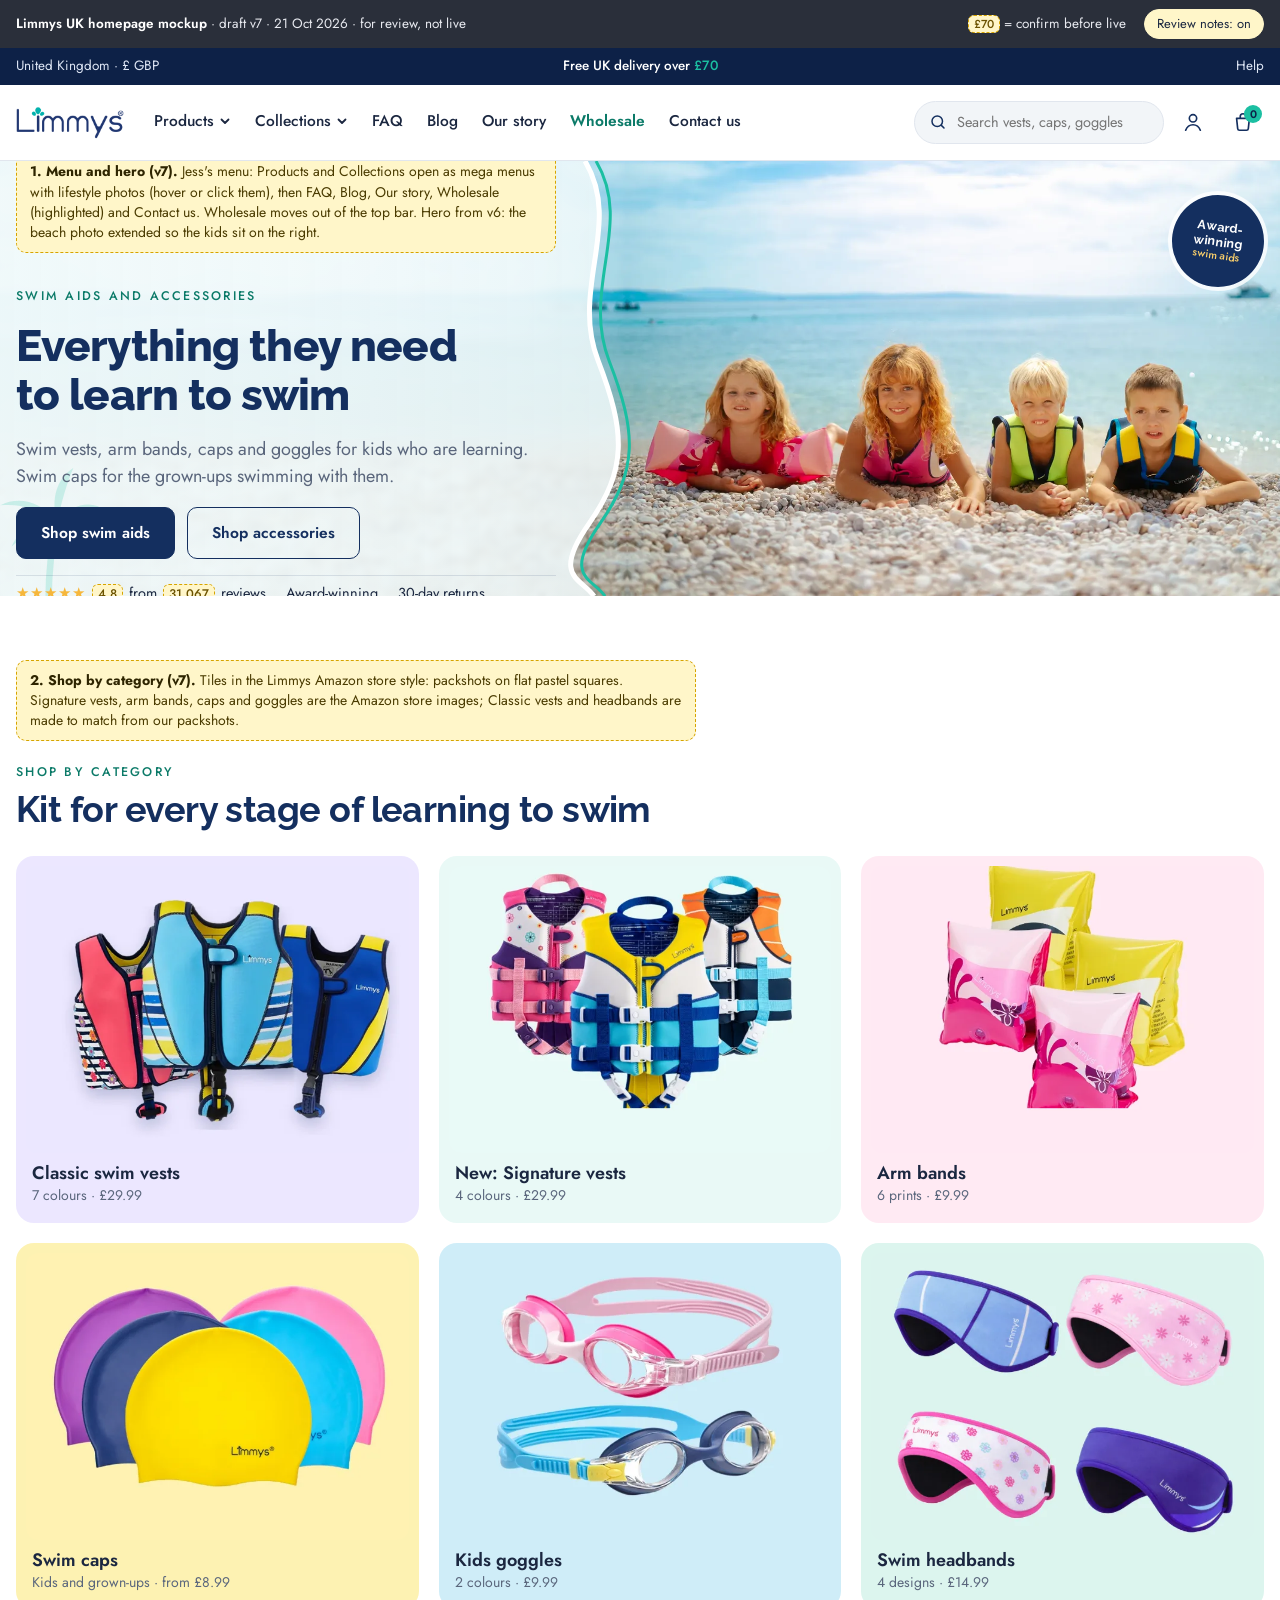
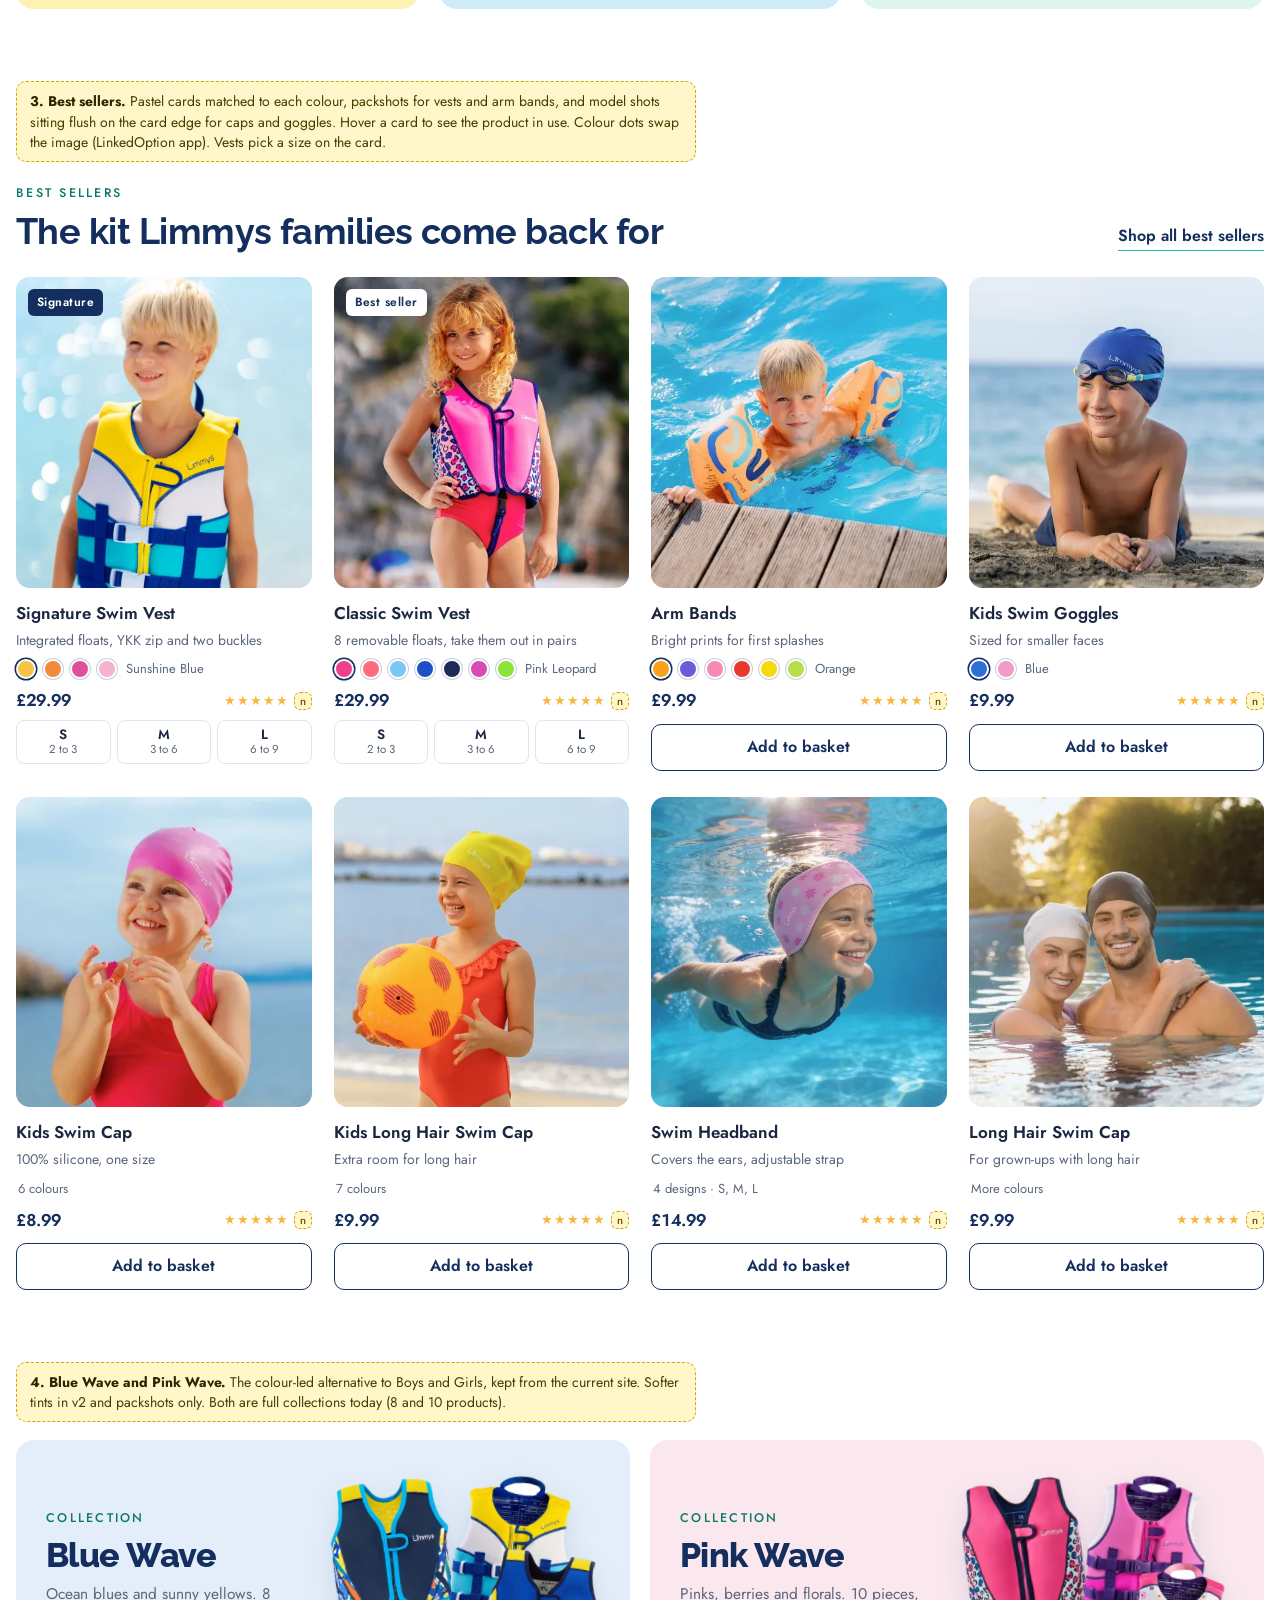
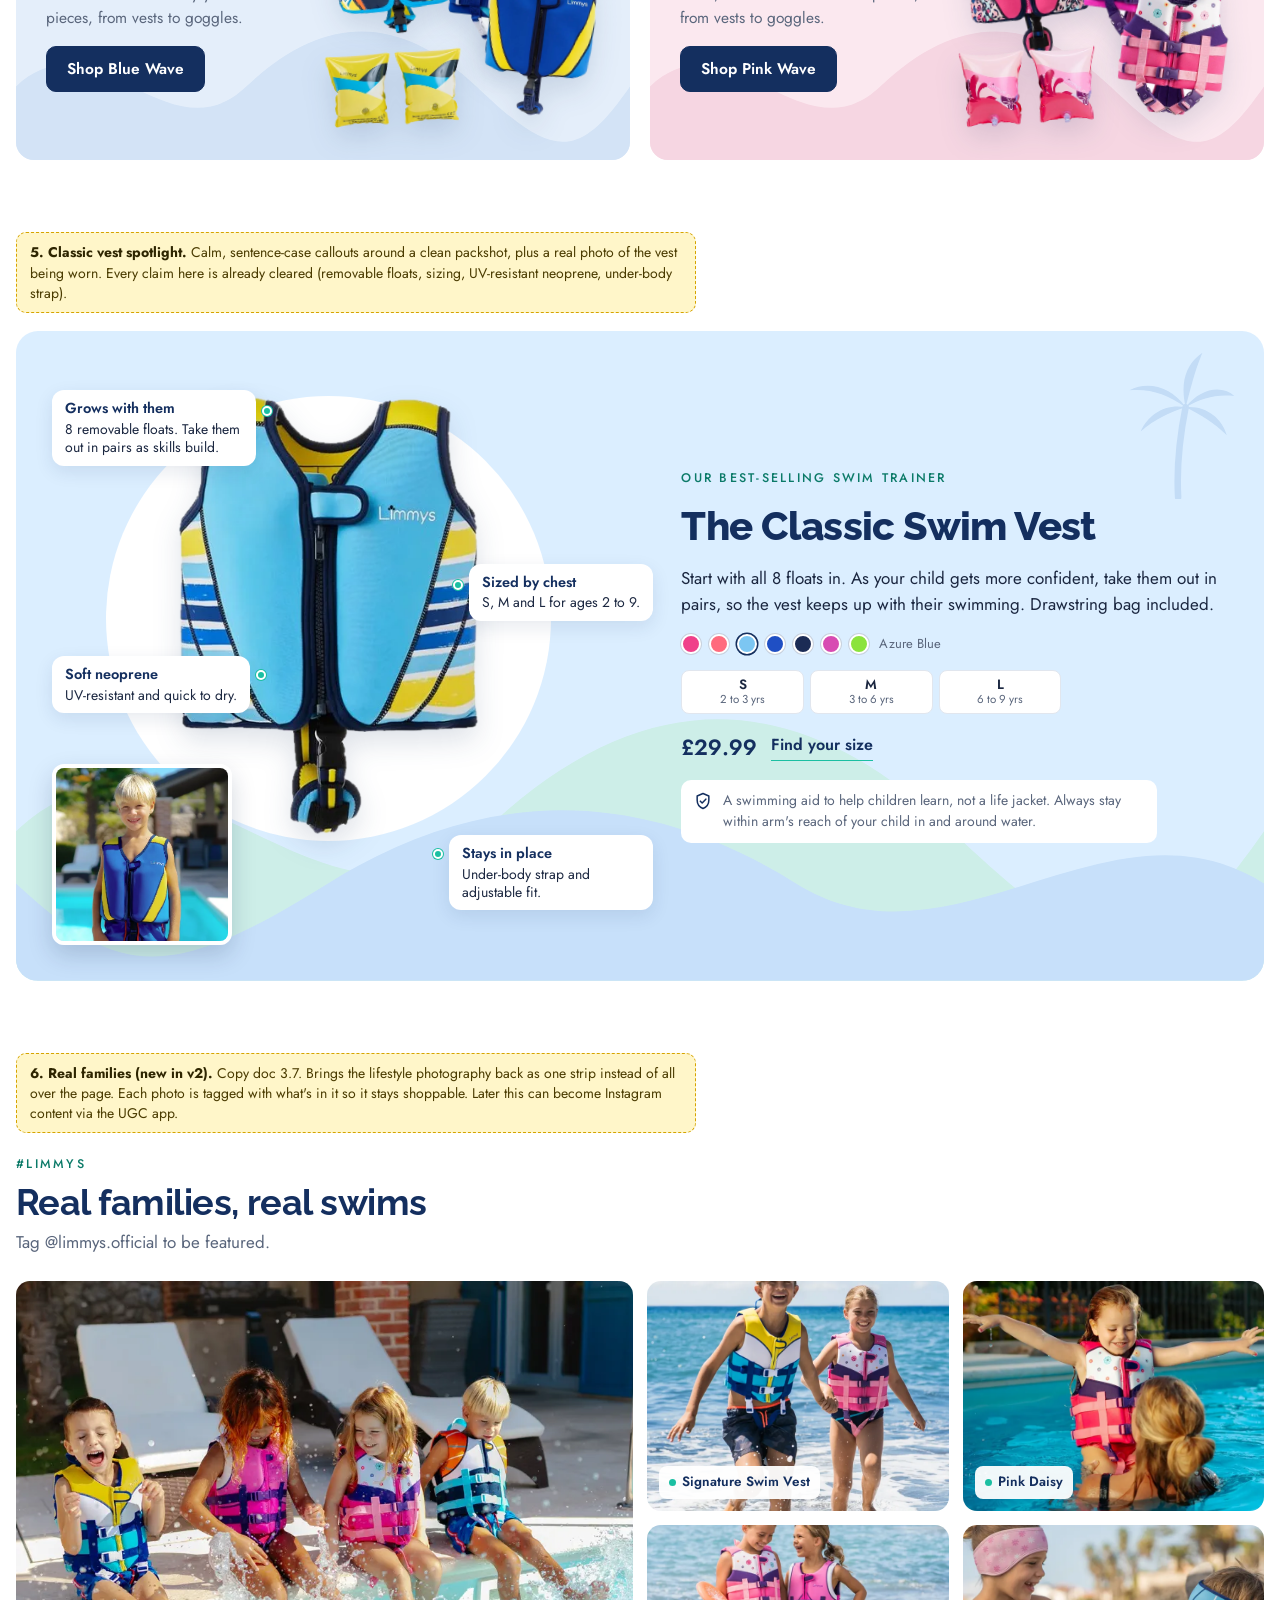
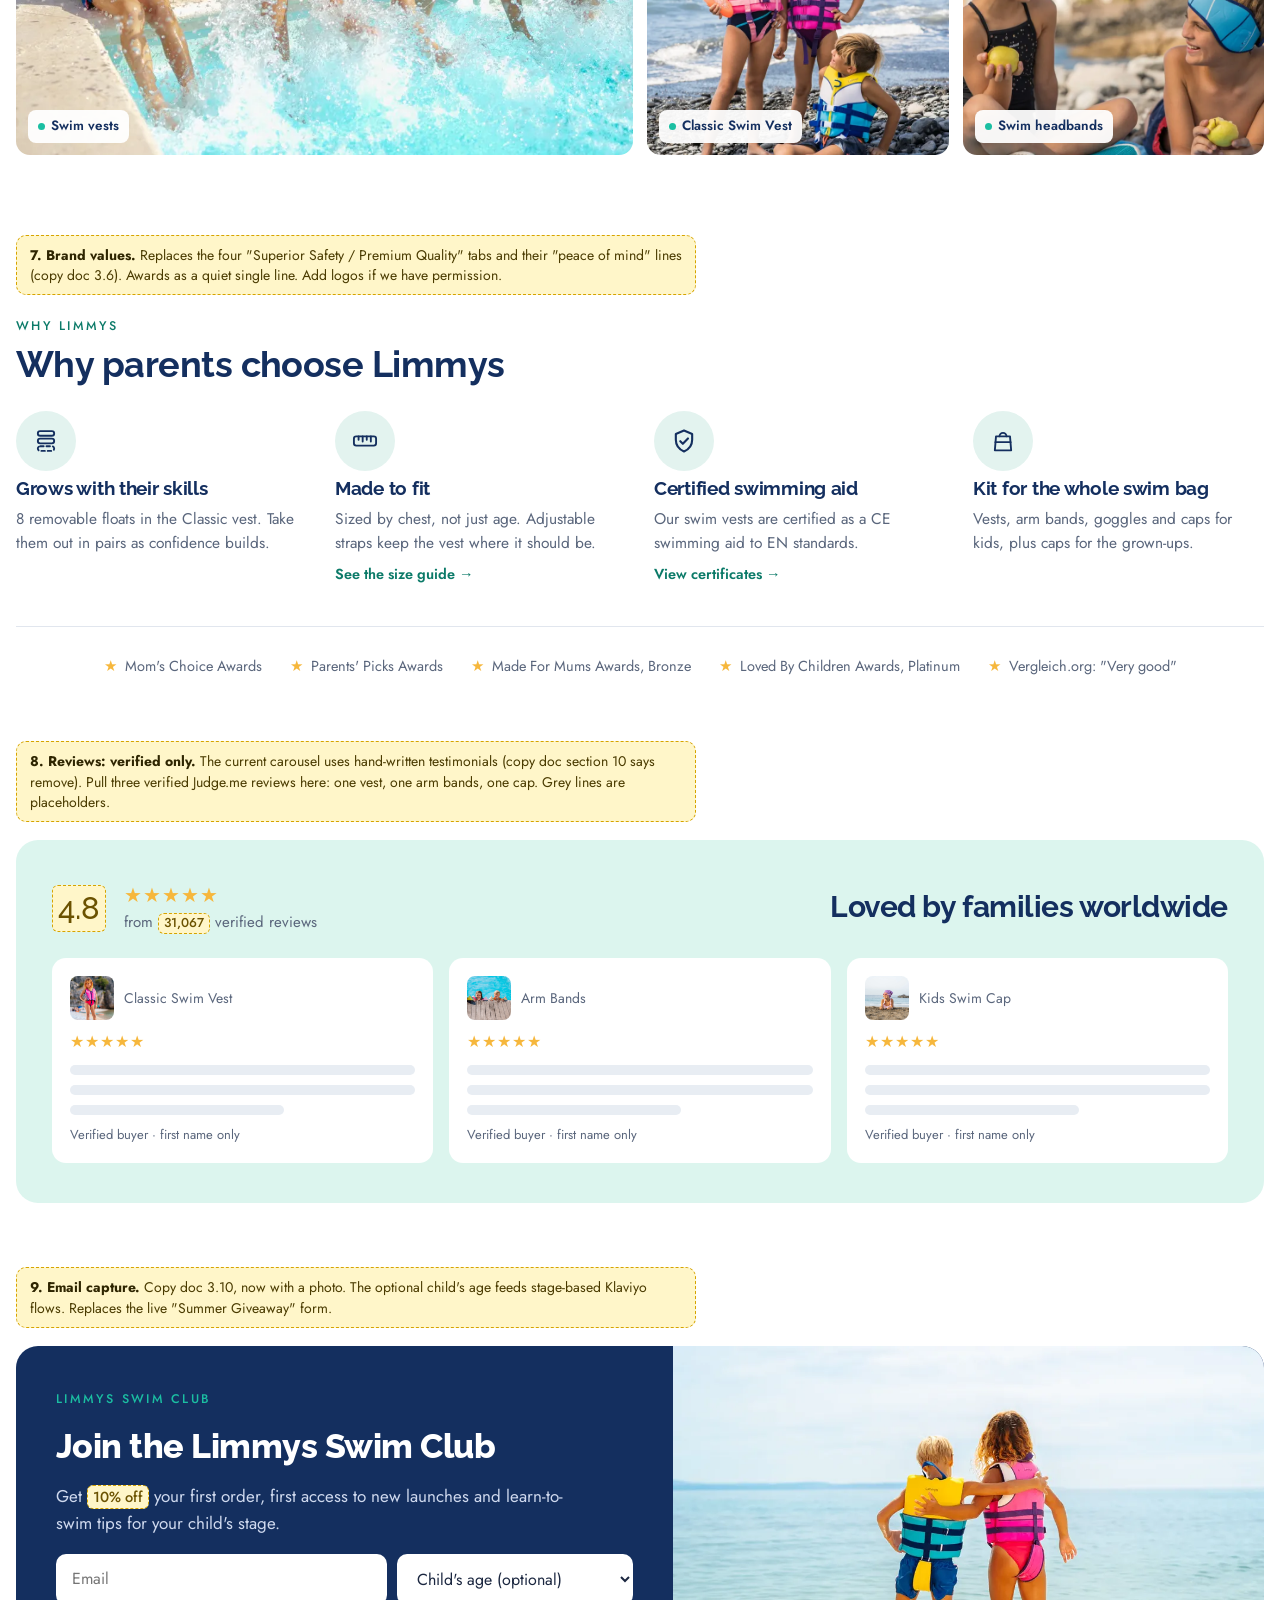
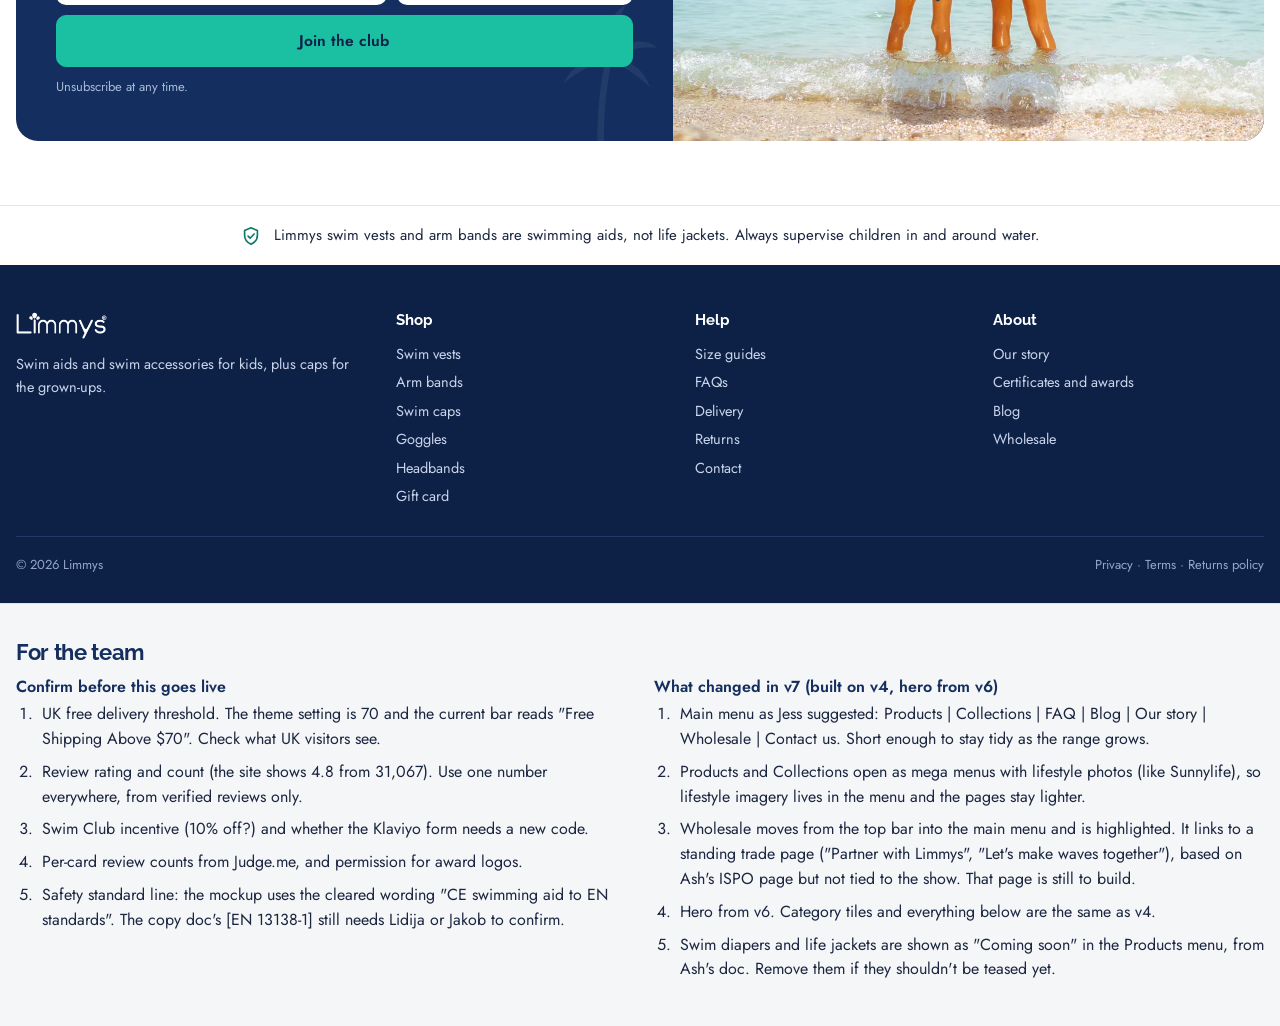
<file: v7.html>
<!doctype html>
<html lang="en-GB">
<head>
<meta charset="utf-8">
<meta name="viewport" content="width=device-width,initial-scale=1,viewport-fit=cover">
<meta name="robots" content="noindex, nofollow">
<style>:root{color-scheme:light;padding-top:env(safe-area-inset-top,0px);padding-bottom:env(safe-area-inset-bottom,0px)}body{margin:0;font:14px system-ui,sans-serif}img{max-width:100%}[hidden]{display:none!important}</style>
</head>
<body>
<title>Limmys UK Homepage v7</title>
<meta name="claude:viewport-fit-sides" content="cover">
<link rel="preconnect" href="https://fonts.googleapis.com">
<link rel="preconnect" href="https://fonts.gstatic.com" crossorigin>
<link rel="stylesheet" href="https://fonts.googleapis.com/css2?family=Jost:wght@400;500;600&family=Raleway:wght@600;700;800&display=swap">
<style>
/* Layout: premium storefront. Real shoot photography carries the mood (hero, category tiles, family strip);
   clean packshots carry the shopping (best sellers, wave collections, spotlight). Navy + white base, brand aqua as a soft tint,
   teal only as a small accent. Graphics kept to a few line-art palms.
   Single light look on purpose: this mocks the live store, which has no dark mode. */
:root {
  color-scheme: light;
  --navy: #142f5f;
  --navy-deep: #0d2147;
  --teal: #1bbfa2;
  --teal-ink: #0b7a68;
  --ink: #1b2740;
  --muted: #5a667c;
  --line: #e1e6ee;
  --paper: #ffffff;
  --mist: #f2f5f8;
  --aqua: #e3f3ef;
  --blue-tint: #e4eefa;
  --pink-tint: #fbe8ef;
  --sun: #f6b73c;
  --sky: #dbeeff;
  --butter: #fff1bd;
  --pinkt: #ffe2ee;
  --lilac: #ebe5ff;
  --mintt: #dcf5ee;
  --coral: #ffe2d3;
  --beach-sky: #e3f5f7;
  --beach-sea: #a6e0dc;
  --beach-sea2: #7fd0c9;
  --beach-sand: #f7e8c9;
  --note: #fff6c9;
  --note-line: #d6a400;
  --display: "Raleway", "Avenir Next", "Segoe UI", sans-serif;
  --body: "Jost", "Futura", "Century Gothic", "Segoe UI", sans-serif;
  --r: 14px;
  --wrap: 1280px;
}
* { box-sizing: border-box; }
body { background: var(--paper); color: var(--ink); font-family: var(--body); font-size: 16px; line-height: 1.55; overflow-x: hidden; }
h1, h2, h3 { font-family: var(--display); color: var(--navy); margin: 0; text-wrap: balance; line-height: 1.12; letter-spacing: -.015em; }
p { margin: 0; }
a { color: inherit; }
button { font: inherit; cursor: pointer; }
:focus-visible { outline: 3px solid var(--teal); outline-offset: 3px; border-radius: 6px; }
.wrap { max-width: var(--wrap); margin: 0 auto; padding-left: max(16px, env(safe-area-inset-left, 0px)); padding-right: max(16px, env(safe-area-inset-right, 0px)); }
.gfx { position: absolute; pointer-events: none; }
img.p { display: block; max-width: 100%; height: auto; filter: drop-shadow(0 12px 14px rgba(20, 47, 95, .14)); }
.eyebrow { font-weight: 500; font-size: 12.5px; letter-spacing: .18em; text-transform: uppercase; color: var(--teal-ink); }
.stars { color: var(--sun); letter-spacing: 1px; }

/* ---------- Review chrome (not part of the store) ---------- */
.review { background: #2a2f3a; color: #e8eaf0; font-size: 13.5px; }
.review .wrap { display: flex; flex-wrap: wrap; gap: 8px 18px; align-items: center; padding-block: 9px; }
.review strong { color: #fff; font-weight: 600; }
.review .sp { flex: 1; }
.toggle { background: transparent; color: #fff; border: 1px solid rgba(255,255,255,.4); border-radius: 999px; padding: 4px 12px; font-size: 13px; }
.toggle[aria-pressed="true"] { background: var(--note); color: var(--ink); border-color: var(--note); }
.tbc { display: inline-block; border: 1.5px dashed var(--note-line); background: var(--note); color: #6b5200; border-radius: 6px; padding: 0 5px; font-size: .86em; font-weight: 500; line-height: 1.45; white-space: nowrap; }
.note { display: none; position: relative; z-index: 3; max-width: 680px; margin: 0 0 18px; background: var(--note); border: 1.5px dashed var(--note-line); border-radius: 10px; padding: 9px 13px; font-size: 14px; color: #4a3b00; line-height: 1.45; }
.note b { color: #2e2500; }
.notes-on .note { display: block; }

/* ---------- Utility bar + header ---------- */
.utility { background: var(--navy-deep); color: #dfe7f6; font-size: 13.5px; }
.utility .wrap { display: grid; grid-template-columns: 1fr auto 1fr; gap: 12px; align-items: center; padding-block: 8px; }
.utility .msg { text-align: center; font-weight: 500; color: #fff; }
.utility .msg span { color: var(--teal); }
.utility .r { justify-self: end; display: flex; gap: 18px; }
.utility a { text-decoration: none; }
.utility a:hover { color: #fff; }
header.site { background: var(--paper); border-bottom: 1px solid var(--line); position: sticky; top: env(safe-area-inset-top, 0px); z-index: 20; }
header.site .wrap { display: flex; align-items: center; gap: 30px; padding-block: 16px; }
.logo img { height: 38px; width: auto; display: block; }
nav.main { display: flex; gap: 26px; font-weight: 500; font-size: 15.5px; }
nav.main a { text-decoration: none; padding: 6px 0; border-bottom: 2px solid transparent; white-space: nowrap; }
nav.main a:hover { border-color: var(--teal); }
.hdr-r { margin-left: auto; display: flex; gap: 8px; align-items: center; }
.search { display: flex; align-items: center; gap: 8px; border: 1px solid var(--line); background: var(--mist); border-radius: 999px; padding: 8px 14px; width: 250px; color: var(--muted); font-size: 14.5px; }
.search svg { width: 18px; height: 18px; flex: none; color: var(--navy); }
.search input { border: 0; background: transparent; font: inherit; color: var(--ink); width: 100%; min-width: 0; outline: none; }
.icon-btn { width: 42px; height: 42px; display: grid; place-items: center; border-radius: 50%; border: 0; background: transparent; color: var(--navy); position: relative; }
.icon-btn:hover { background: var(--mist); }
.icon-btn svg { width: 22px; height: 22px; }
.bag-count { position: absolute; top: 4px; right: 2px; min-width: 18px; height: 18px; border-radius: 9px; background: var(--teal); color: var(--navy-deep); font-size: 11px; font-weight: 600; display: grid; place-items: center; padding: 0 4px; }
.menu-btn { display: none; }

/* ---------- Hero ---------- */
.hero { background: var(--beach-sky); position: relative; overflow: hidden; }
.hero .scene { position: absolute; inset: 0; width: 100%; height: 100%; z-index: 0; }
.hero-grid { position: relative; z-index: 2; display: grid; grid-template-columns: minmax(0, 1fr) minmax(0, 1fr); gap: 24px; align-items: center; padding-block: 34px 30px; }
.hero-copy { display: grid; align-content: center; gap: 16px; min-width: 0; }
.hero-art { position: relative; width: 100%; max-width: 560px; aspect-ratio: 1 / .74; justify-self: center; }
.hero-art .sunD { position: absolute; width: 58%; aspect-ratio: 1; left: 22%; top: 2%; border-radius: 50%; background: #ffe7a3; }
.hero-art img.p { position: absolute; }
.hero-art .v1 { width: 33%; left: 34%; top: 4%; z-index: 3; }
.hero-art .v2 { width: 25%; left: 15%; top: 14%; z-index: 2; transform: rotate(-9deg); }
.hero-art .v3 { width: 25%; right: 14%; top: 16%; z-index: 2; transform: rotate(8deg); }
.hero-art .a1 { width: 27%; left: 6%; bottom: 2%; z-index: 4; transform: rotate(-8deg); }
.hero-art .a2 { width: 25%; right: 6%; bottom: 4%; z-index: 4; transform: rotate(7deg); }
.hero-art .g1 { width: 22%; left: 40%; bottom: 0; z-index: 5; transform: rotate(-4deg); }
.badge-r { position: absolute; right: 0; top: 0; z-index: 6; width: 92px; aspect-ratio: 1; border-radius: 50%; background: var(--navy); color: #fff; display: grid; place-items: center; text-align: center; font-family: var(--display); font-weight: 700; font-size: 12.5px; line-height: 1.2; transform: rotate(8deg); box-shadow: 0 0 0 4px rgba(255,255,255,.8); }
.badge-r small { display: block; font-family: var(--body); font-weight: 500; font-size: 11px; color: #ffd36b; }
.hero h1 { font-size: clamp(32px, 3.8vw, 52px); font-weight: 800; }
.hero .sub { font-size: 18px; color: var(--muted); max-width: 30em; }
.ctas { display: flex; flex-wrap: wrap; gap: 12px; }
.btn { display: inline-flex; align-items: center; justify-content: center; gap: 8px; border-radius: 10px; padding: 13px 24px; font-weight: 600; font-size: 15.5px; text-decoration: none; border: 1.5px solid var(--navy); transition: background-color .15s ease, color .15s ease; }
.btn.solid { background: var(--navy); color: #fff; }
.btn.solid:hover { background: var(--navy-deep); }
.btn.ghost { background: transparent; color: var(--navy); }
.btn.ghost:hover { background: var(--paper); }
.trust { display: flex; flex-wrap: wrap; gap: 8px 20px; font-size: 14.5px; color: var(--ink); align-items: center; padding-top: 6px; border-top: 1px solid rgba(20,47,95,.12); }
.trust > span { display: inline-flex; align-items: center; gap: 6px; }

/* ---------- Generic section ---------- */
section.s { padding-block: 64px; position: relative; }
.s-head { display: flex; justify-content: space-between; align-items: end; gap: 12px 24px; flex-wrap: wrap; margin-bottom: 26px; }
.s-head h2 { font-size: clamp(26px, 3vw, 36px); font-weight: 700; margin-top: 6px; }
.s-head p { color: var(--muted); font-size: 17px; margin-top: 6px; }
.link { color: var(--navy); font-weight: 600; text-decoration: none; border-bottom: 1.5px solid var(--teal); padding-bottom: 2px; white-space: nowrap; }

/* ---------- Category tiles (photos) ---------- */
.cats { display: grid; grid-template-columns: repeat(6, minmax(0, 1fr)); gap: 18px; }
.cat { text-decoration: none; display: grid; gap: 10px; align-content: start; min-width: 0; border-radius: 18px; padding: 10px 10px 16px; transition: transform .2s ease; }
.cat:hover { transform: translateY(-3px); }
.cat h3, .cat .meta { padding-inline: 6px; }
.cat .ph { border-radius: 12px; overflow: hidden; aspect-ratio: 4 / 5; max-width: 100%; background: var(--mist); }
.bg-sky { background: var(--sky); } .bg-butter { background: var(--butter); } .bg-pink { background: var(--pinkt); }
.bg-lilac { background: var(--lilac); } .bg-mint { background: var(--mintt); } .bg-coral { background: var(--coral); }
.cat .ph img { width: 100%; height: 100%; object-fit: cover; display: block; transition: transform .4s ease; }
.cat:hover .ph img { transform: scale(1.05); }
.cat h3 { font-family: var(--body); font-size: 17px; font-weight: 600; color: var(--ink); letter-spacing: 0; }
.cat .meta { font-size: 14px; color: var(--muted); margin-top: -8px; }

/* ---------- Product cards ---------- */
.grid { display: grid; grid-template-columns: repeat(4, minmax(0, 1fr)); gap: 26px 22px; }
.card { display: grid; grid-template-rows: auto 1fr; gap: 14px; min-width: 0; }
.card .ph { position: relative; border-radius: var(--r); aspect-ratio: 1 / 1.05; overflow: hidden; background: var(--mist); display: grid; place-items: center; transition: background-color .25s ease; }
.card .ph .gfx.palm { width: 64px; right: 10px; top: 10px; color: rgba(255,255,255,.75); z-index: 0; }
.card .ph img.p { max-height: 74%; max-width: 74%; width: auto; position: relative; z-index: 1; }
.card .ph img.model { position: absolute; left: 50%; bottom: 0; transform: translateX(-50%); height: 88%; width: auto; max-width: none; mix-blend-mode: multiply; z-index: 1; }
.card .ph img.model.wide { height: auto; width: 86%; bottom: 38%; }
.card .ph .alt { position: absolute; inset: 0; width: 100%; height: 100%; object-fit: cover; opacity: 0; transition: opacity .35s ease; z-index: 2; }
.card:hover .ph .alt { opacity: 1; }
.badge { position: absolute; left: 12px; top: 12px; z-index: 3; background: var(--paper); color: var(--navy); font-weight: 600; font-size: 12px; letter-spacing: .04em; border-radius: 6px; padding: 4px 9px; }
.badge.dark { background: var(--navy); color: #fff; }
.card .body { display: grid; gap: 6px; align-content: start; }
.card h3 { font-family: var(--body); font-size: 17px; font-weight: 600; color: var(--ink); line-height: 1.3; letter-spacing: 0; }
.card .feat { font-size: 14px; color: var(--muted); }
.card .row { display: flex; align-items: center; justify-content: space-between; gap: 8px; flex-wrap: wrap; }
.price { font-weight: 600; font-size: 17px; color: var(--navy); font-variant-numeric: tabular-nums; }
.rating { font-size: 13px; color: var(--muted); display: inline-flex; gap: 5px; align-items: center; }
.swatches { display: flex; flex-wrap: wrap; gap: 7px; min-height: 24px; align-items: center; }
.sw-btn { width: 20px; height: 20px; border-radius: 50%; border: 2px solid var(--paper); box-shadow: 0 0 0 1px #c9d2df; padding: 0; }
.sw-btn[aria-pressed="true"] { box-shadow: 0 0 0 1.5px var(--navy); }
.sw-label { font-size: 13px; color: var(--muted); margin-left: 2px; }
.add { margin-top: 4px; width: 100%; border-radius: 10px; border: 1.5px solid var(--navy); background: var(--paper); color: var(--navy); font-weight: 600; padding: 10px 14px; transition: background-color .15s ease, color .15s ease; }
.add:hover { background: var(--navy); color: #fff; }
.sizes { display: flex; gap: 6px; }
.sizes button { flex: 1; border: 1px solid var(--line); background: var(--paper); border-radius: 8px; padding: 6px 0; font-weight: 600; font-size: 13.5px; color: var(--ink); line-height: 1.2; }
.sizes button small { display: block; font-weight: 400; font-size: 11.5px; color: var(--muted); }
.sizes button:hover { border-color: var(--navy); }

/* ---------- Wave collections ---------- */
.waves { display: grid; grid-template-columns: 1fr 1fr; gap: 20px; }
.wave-tile { position: relative; border-radius: 18px; overflow: hidden; min-height: 320px; text-decoration: none; display: grid; grid-template-columns: minmax(0, 1fr) minmax(0, 1.1fr); align-items: center; padding: 30px; gap: 10px; }
.wave-tile.blue { background: var(--blue-tint); }
.wave-tile.pinky { background: var(--pink-tint); }
.wave-tile .gfx.wv { left: 0; right: 0; bottom: 0; width: 100%; height: 46%; }
.wave-tile.blue .wv { color: #d3e3f6; } .wave-tile.pinky .wv { color: #f6d6e2; }
.wave-tile .txt { position: relative; z-index: 2; display: grid; gap: 8px; align-content: center; min-width: 0; }
.wave-tile h3 { font-size: clamp(26px, 2.8vw, 34px); font-weight: 800; }
.wave-tile .txt p { color: var(--muted); font-size: 15.5px; }
.wave-tile .btn { justify-self: start; margin-top: 8px; padding: 10px 20px; }
.wave-tile .pile { position: relative; z-index: 2; height: 250px; }
.pile img.p { position: absolute; }
.pile .i1 { width: 42%; left: 6%; top: 2%; transform: rotate(-7deg); }
.pile .i2 { width: 42%; left: 48%; top: 0; transform: rotate(6deg); }
.pile .i3 { width: 48%; left: 4%; bottom: 0; transform: rotate(-3deg); z-index: 3; }
.pile .i4 { width: 38%; right: 2%; bottom: 4%; transform: rotate(7deg); z-index: 3; }

/* ---------- Spotlight ---------- */
.spot { background: var(--sky); border-radius: 22px; display: grid; grid-template-columns: minmax(0, 1.1fr) minmax(0, 1fr); gap: 28px; align-items: center; padding: 36px; position: relative; overflow: hidden; }
.spot-art { position: relative; z-index: 1; aspect-ratio: 1 / .96; min-width: 0; max-width: 100%; }
.spot-art .disc { position: absolute; width: 74%; aspect-ratio: 1; left: 9%; top: 5%; border-radius: 50%; background: var(--paper); }
.spot-art img.p { position: absolute; width: 50%; left: 21%; top: 5%; z-index: 2; }
.spot-art .inset { position: absolute; left: 0; bottom: 0; width: 30%; border-radius: 12px; border: 4px solid var(--paper); box-shadow: 0 10px 24px rgba(13,33,71,.18); z-index: 4; display: block; }
.spot .gfx.wv1 { left: 0; bottom: 0; width: 100%; height: 46%; color: #cdeee8; }
.spot .gfx.wv2 { left: 0; bottom: 0; width: 100%; height: 30%; color: #c7e0fa; transform: scaleX(-1); }
.spot .gfx.palm { width: 120px; right: 24px; top: 18px; color: #c3dcf6; }
.callout { position: absolute; z-index: 3; background: var(--paper); border-radius: 12px; padding: 9px 13px; font-size: 14px; line-height: 1.3; max-width: 40%; box-shadow: 0 6px 18px rgba(20,47,95,.10); }
.callout b { display: block; font-weight: 600; color: var(--navy); font-size: 14.5px; margin-bottom: 2px; }
.callout .dot { position: absolute; width: 10px; height: 10px; border-radius: 50%; background: var(--teal); border: 2px solid var(--paper); box-shadow: 0 0 0 1px var(--teal); }
.co1 { left: 0; top: 4%; } .co1 .dot { right: -16px; top: 16px; }
.co2 { right: 0; top: 34%; } .co2 .dot { left: -16px; top: 16px; }
.co3 { left: 0; top: 50%; } .co3 .dot { right: -16px; top: 14px; }
.co4 { right: 0; bottom: 6%; } .co4 .dot { left: -16px; top: 14px; }
@media (min-width: 561px) { .callout { max-width: 34%; } }
.spot .copy { display: grid; gap: 16px; position: relative; z-index: 2; min-width: 0; }
.spot h2 { font-size: clamp(28px, 3.2vw, 40px); font-weight: 800; }
.spot .copy > p { font-size: 17px; color: var(--ink); max-width: 34em; }
.spot .sizes { max-width: 380px; }
.spot .price { font-size: 22px; }
.safety { display: flex; gap: 10px; align-items: start; font-size: 14px; color: var(--muted); background: var(--paper); border-radius: 10px; padding: 10px 12px; max-width: 34em; }
.safety svg { flex: none; width: 20px; height: 20px; color: var(--navy); margin-top: 1px; }
.swatch-strip { display: flex; gap: 8px; flex-wrap: wrap; align-items: center; }

/* ---------- Real families ---------- */
.mosaic { display: grid; grid-template-columns: repeat(4, minmax(0, 1fr)); grid-auto-rows: 230px; gap: 14px; }
.tile { position: relative; border-radius: var(--r); overflow: hidden; background: var(--mist); }
.tile img { width: 100%; height: 100%; object-fit: cover; display: block; transition: transform .4s ease; }
.tile:hover img { transform: scale(1.04); }
.tile.big { grid-column: span 2; grid-row: span 2; }
.tile .tag { position: absolute; left: 12px; bottom: 12px; background: rgba(255,255,255,.94); color: var(--navy); border-radius: 8px; padding: 6px 10px; font-size: 13.5px; font-weight: 600; display: inline-flex; gap: 6px; align-items: center; }
.tile .tag::before { content: ""; width: 7px; height: 7px; border-radius: 50%; background: var(--teal); }

/* ---------- Tenets ---------- */
.tenets { display: grid; grid-template-columns: repeat(4, minmax(0, 1fr)); gap: 28px; }
.tenet { display: grid; gap: 8px; align-content: start; }
.tenet .ic { width: 60px; height: 60px; border-radius: 50%; display: grid; place-items: center; background: var(--aqua); }
.tenet .ic svg { width: 28px; height: 28px; color: var(--navy); }
.tenet h3 { font-size: 18.5px; font-weight: 700; }
.tenet p { color: var(--muted); font-size: 15.5px; }
.tenet a { font-size: 14.5px; font-weight: 600; color: var(--teal-ink); text-decoration: none; }
.awards { margin-top: 40px; padding-top: 28px; border-top: 1px solid var(--line); display: flex; flex-wrap: wrap; gap: 10px 28px; align-items: center; justify-content: center; color: var(--muted); font-size: 14.5px; }
.awards span { display: inline-flex; gap: 8px; align-items: center; }
.awards span::before { content: "★"; color: var(--sun); }

/* ---------- Reviews ---------- */
.reviews { background: var(--mintt); border-radius: 22px; padding: 40px 36px; }
.rev-sum { display: flex; flex-wrap: wrap; align-items: center; gap: 10px 18px; margin-bottom: 24px; }
.rev-sum .big { font-family: var(--display); font-weight: 800; font-size: 44px; color: var(--navy); line-height: 1; }
.rev-sum .stars { font-size: 20px; }
.rev-grid { display: grid; grid-template-columns: repeat(3, minmax(0, 1fr)); gap: 16px; }
.rev { background: var(--paper); border-radius: 14px; padding: 18px; display: grid; gap: 10px; align-content: start; min-width: 0; }
.rev .prod { display: flex; gap: 10px; align-items: center; font-size: 14px; color: var(--muted); }
.rev .prod img { width: 44px; height: 44px; object-fit: cover; border-radius: 8px; }
.rev .ph-line { height: 10px; border-radius: 5px; background: #e8edf3; }
.rev .ph-line.s { width: 62%; }
.rev .who { font-size: 13px; color: var(--muted); }

/* ---------- Swim club ---------- */
.club { background: var(--navy); color: #fff; border-radius: 22px; overflow: hidden; display: grid; grid-template-columns: minmax(0, 1fr) minmax(0, .9fr); position: relative; }
.club .in { padding: 44px 40px; display: grid; gap: 18px; align-content: center; position: relative; }
.club h2 { color: #fff; font-size: clamp(26px, 2.8vw, 34px); font-weight: 800; }
.club p { color: #cfd9ee; font-size: 17px; max-width: 30em; }
.club form { display: grid; grid-template-columns: 1.4fr 1fr; gap: 10px; position: relative; z-index: 2; }
.club input, .club select { font: inherit; font-size: 16px; padding: 13px 16px; border-radius: 10px; border: 0; background: #fff; color: var(--ink); min-width: 0; }
.club form .btn { grid-column: 1 / -1; background: var(--teal); border-color: var(--teal); color: var(--navy-deep); }
.club .fine { grid-column: 1 / -1; font-size: 13px; color: #a9b8d6; margin: 0; }
.club .ok { grid-column: 1 / -1; color: var(--teal); font-weight: 600; }
.club .photo { position: relative; min-height: 300px; }
.club .photo img { position: absolute; inset: 0; width: 100%; height: 100%; object-fit: cover; display: block; }
.club .gfx.palm { width: 120px; right: 10px; bottom: -10px; color: rgba(255,255,255,.06); }

/* ---------- Safety + footer ---------- */
.safety-band { border-top: 1px solid var(--line); }
.safety-band .wrap { display: flex; gap: 12px; align-items: center; justify-content: center; padding-block: 18px; font-size: 15px; color: var(--ink); text-align: center; }
.safety-band svg { width: 22px; height: 22px; color: var(--teal-ink); flex: none; }
footer.site { background: var(--navy-deep); color: #c9d4ea; font-size: 14.5px; }
footer.site .wrap { display: grid; grid-template-columns: 1.3fr repeat(3, 1fr); gap: 28px; padding-block: 44px 28px; }
footer.site h4 { color: #fff; font-family: var(--display); font-size: 15px; margin: 0 0 10px; }
footer.site ul { list-style: none; margin: 0; padding: 0; display: grid; gap: 6px; }
footer.site a { text-decoration: none; }
footer.site a:hover { color: #fff; }
footer.site .logo img { filter: brightness(0) invert(1); height: 32px; }
footer.site .base { grid-column: 1 / -1; border-top: 1px solid #223a6b; padding-top: 18px; display: flex; flex-wrap: wrap; justify-content: space-between; gap: 10px; font-size: 13px; color: #94a5c7; }

/* ---------- Open items (review chrome) ---------- */
.open { background: #f5f6f8; border-top: 1px solid var(--line); }
.open .wrap { padding-block: 36px 44px; display: grid; gap: 14px; }
.open h2 { font-size: 22px; }
.open ol { margin: 0; padding-left: 22px; display: grid; gap: 8px; }
.open li { padding-left: 4px; }
.open .cols { display: grid; grid-template-columns: 1fr 1fr; gap: 28px; }
.open h3 { font-family: var(--body); font-size: 16px; font-weight: 600; color: var(--navy); margin-bottom: 6px; letter-spacing: 0; }

.toast { position: fixed; left: 50%; bottom: calc(22px + env(safe-area-inset-bottom, 0px)); transform: translate(-50%, 20px); background: var(--navy); color: #fff; padding: 11px 18px; border-radius: 10px; font-weight: 500; font-size: 14.5px; opacity: 0; transition: opacity .2s ease, transform .2s ease; z-index: 40; pointer-events: none; }
.toast.show { opacity: 1; transform: translate(-50%, 0); }

/* ---------- Responsive ---------- */
@media (max-width: 1180px) {
  .search { width: 180px; }
  nav.main { gap: 18px; font-size: 15px; }
  .cats { grid-template-columns: repeat(3, minmax(0, 1fr)); }
}
@media (max-width: 980px) {
  nav.main, .search, .utility .l, .utility .r { display: none; }
  .utility .wrap { grid-template-columns: 1fr; }
  .menu-btn { display: grid; }
  .hero-grid { grid-template-columns: 1fr; padding-block: 24px 20px; }
  .hero-art { max-width: 440px; }
  .grid { grid-template-columns: repeat(2, minmax(0, 1fr)); gap: 22px 14px; }
  .waves { grid-template-columns: 1fr; }
  .spot { grid-template-columns: 1fr; padding: 24px; }
  .mosaic { grid-template-columns: repeat(2, minmax(0, 1fr)); grid-auto-rows: 170px; }
  .tenets { grid-template-columns: repeat(2, minmax(0, 1fr)); }
  .rev-grid { grid-template-columns: 1fr; }
  .club { grid-template-columns: 1fr; }
  .club .photo { order: -1; min-height: 220px; }
  .club .in { padding: 28px 22px; }
  footer.site .wrap { grid-template-columns: 1fr 1fr; }
  .open .cols { grid-template-columns: 1fr; }
}
@media (max-width: 560px) {
  .cats { grid-template-columns: repeat(2, minmax(0, 1fr)); gap: 16px 12px; }
  .wave-tile { grid-template-columns: 1fr; padding: 22px; }
  .wave-tile .pile { height: 200px; width: 100%; max-width: 300px; justify-self: center; }
  .callout { font-size: 12.5px; padding: 7px 10px; max-width: 46%; }
  .callout b { font-size: 13px; }
  .tenets { grid-template-columns: 1fr; }
  .club form { grid-template-columns: 1fr; }
  .reviews { padding: 28px 20px; }
  .hdr-r .hide-sm { display: none; }
  .badge-r { width: 74px; font-size: 11px; }
}
@media (prefers-reduced-motion: reduce) { * { transition: none !important; } }

/* ---------- v4 hero: kids cut-out standing in the sea ---------- */
.hero-grid { z-index: auto; padding-block: 26px 0; min-height: 470px; align-items: stretch; }
.hero-copy { position: relative; z-index: 3; padding-bottom: 104px; }
.kids { position: relative; z-index: 1; align-self: end; justify-self: center; width: 100%; max-width: 640px; }
.kids img { display: block; width: 100%; height: auto; filter: drop-shadow(0 10px 18px rgba(13, 33, 71, .18)); }
.kids .badge-r { right: 2%; top: 4%; }
.front { position: absolute; left: 0; right: 0; bottom: 0; width: 100%; height: 132px; z-index: 2; pointer-events: none; }
@media (max-width: 980px) {
  .hero-grid { min-height: 0; padding-block: 22px 0; }
  .hero-copy { padding-bottom: 8px; }
  .kids { max-width: 460px; }
  .front { height: 92px; }
}
/* ---------- v6 hero: extended beach photo across the whole banner, wavy see-through text panel ---------- */
.hero6 { position: relative; overflow: hidden; height: clamp(420px, 34vw, 520px); background: #dfeff3; }
.h6-photo { position: absolute; inset: 0; }
.h6-photo img { width: 100%; height: 100%; object-fit: cover; object-position: right center; display: block; }
.h6-photo .badge-r { right: max(16px, calc((100vw - var(--wrap)) / 2 + 16px)); top: 8%; }
.h6-panel { position: absolute; top: 0; bottom: 0; left: 0; z-index: 2;
  width: calc(clamp(480px, calc((100vw - var(--wrap)) / 2 + 560px), 60vw) + 70px);
  background: linear-gradient(90deg, rgba(240, 249, 250, .95), rgba(240, 249, 250, .86));
  -webkit-backdrop-filter: blur(3px); backdrop-filter: blur(3px);
  -webkit-mask: linear-gradient(#000, #000) left / calc(100% - 69px) 100% no-repeat, url("data:image/svg+xml,%3Csvg xmlns='http://www.w3.org/2000/svg' viewBox='0 0 70 480' preserveAspectRatio='none'%3E%3Cpath d='M0 0H25C63 70 10 140 38 220S67 340 29 400S22 460 34 480H0Z'/%3E%3C/svg%3E") right / 70px 100% no-repeat;
          mask: linear-gradient(#000, #000) left / calc(100% - 69px) 100% no-repeat, url("data:image/svg+xml,%3Csvg xmlns='http://www.w3.org/2000/svg' viewBox='0 0 70 480' preserveAspectRatio='none'%3E%3Cpath d='M0 0H25C63 70 10 140 38 220S67 340 29 400S22 460 34 480H0Z'/%3E%3C/svg%3E") right / 70px 100% no-repeat; }
.h6-lines { position: absolute; top: 0; bottom: 0; z-index: 3; width: 84px; height: 100%; pointer-events: none;
  left: calc(clamp(480px, calc((100vw - var(--wrap)) / 2 + 560px), 60vw)); }
.h6-panel .gfx.palm { width: 150px; left: -24px; bottom: -18px; color: rgba(27, 191, 162, .18); }
.h6-copy { position: relative; z-index: 3; height: 100%; display: grid; align-content: center; gap: 16px; max-width: 540px;
  padding-left: max(16px, env(safe-area-inset-left, 0px), calc((100vw - var(--wrap)) / 2 + 16px)); padding-right: 16px; box-sizing: content-box; }
.h6-copy h1 { font-size: clamp(32px, 3.4vw, 50px); font-weight: 800; }
.h6-copy .sub { font-size: 18px; color: var(--muted); max-width: 30em; }
.h6-wave-m { display: none; }
@media (max-width: 1180px) and (min-width: 981px) {
  .hero6 { height: 390px; }
  .h6-panel { width: calc(40vw + 70px); }
  .h6-lines { left: 40vw; }
  .h6-copy { max-width: calc(40vw - 40px); gap: 12px; }
  .h6-copy h1 { font-size: 32px; }
  .h6-copy .sub { font-size: 16px; }
}
@media (max-width: 980px) {
  .hero6 { height: auto; display: flex; flex-direction: column; background: #f0f9fa; }
  .h6-photo { position: relative; height: 260px; }
  .h6-panel { position: relative; width: 100%; -webkit-mask: none; mask: none; background: #f0f9fa; backdrop-filter: none; -webkit-backdrop-filter: none; }
  .h6-lines { display: none; }
  .h6-wave-m { display: block; position: absolute; left: 0; top: -38px; width: 100%; height: 40px; }
  .h6-copy { padding: 10px max(16px, env(safe-area-inset-right, 0px)) 30px max(16px, env(safe-area-inset-left, 0px)); max-width: none; box-sizing: border-box; }
}

/* ---------- v7 menu: Products and Collections mega menus ---------- */
header.site { position: sticky; }
nav.main { gap: 24px; align-items: center; }
.nav-dd { display: inline-flex; align-items: center; gap: 5px; background: none; border: 0; padding: 6px 0; font: inherit; font-weight: 500; font-size: 15.5px; color: var(--ink); border-bottom: 2px solid transparent; }
.nav-dd svg { width: 12px; height: 12px; transition: transform .2s ease; }
.nav-dd[aria-expanded="true"] { border-color: var(--teal); }
.nav-dd[aria-expanded="true"] svg { transform: rotate(180deg); }
nav.main a.wholesale { color: var(--teal-ink); font-weight: 600; }
.search-ic { display: none; }
.mega { position: absolute; left: 0; right: 0; top: 100%; background: var(--paper); border-top: 1px solid var(--line); box-shadow: 0 22px 34px rgba(13, 33, 71, .12); z-index: 30; }
header.site .mega .wrap { display: grid; gap: 32px; padding-block: 30px 36px; align-items: start; }
header.site #mega-products .wrap { grid-template-columns: repeat(3, minmax(150px, .7fr)) minmax(0, 2.3fr); }
header.site #mega-collections .wrap { grid-template-columns: minmax(170px, 1fr) minmax(0, 3.4fr); }
.mega h4 { font-family: var(--body); font-weight: 600; font-size: 12.5px; letter-spacing: .16em; text-transform: uppercase; color: var(--muted); margin: 0 0 14px; }
.mega ul { list-style: none; margin: 0; padding: 0; display: grid; gap: 10px; }
.mega ul a { text-decoration: none; font-size: 15.5px; color: var(--ink); }
.mega ul a:hover { color: var(--teal-ink); }
.mega ul a { white-space: nowrap; }
.mega ul a small { color: var(--muted); font-size: 13px; margin-left: 4px; }
.mega .col { display: grid; align-content: start; gap: 26px; min-width: 0; }
.mega .pics { display: grid; grid-template-columns: repeat(2, minmax(0, 1fr)); gap: 16px; }
#mega-collections .pics { grid-template-columns: repeat(3, minmax(0, 1fr)); }
.mega .pic { position: relative; display: block; border-radius: 14px; overflow: hidden; aspect-ratio: 4 / 3; max-width: 100%; background: var(--mist); text-decoration: none; }
.mega .pic img { width: 100%; height: 100%; object-fit: cover; display: block; transition: transform .4s ease; }
.mega .pic img.pk { object-fit: contain; padding: 14% 18% 22%; filter: drop-shadow(0 12px 14px rgba(20, 47, 95, .16)); }
.mega .pic:hover img { transform: scale(1.04); }
.mega .pic span { position: absolute; left: 12px; bottom: 12px; background: rgba(255, 255, 255, .95); color: var(--navy); font-weight: 600; font-size: 14px; border-radius: 8px; padding: 6px 11px; }
.drawer { position: absolute; left: 0; right: 0; top: 100%; background: var(--paper); border-top: 1px solid var(--line); box-shadow: 0 22px 34px rgba(13, 33, 71, .12); z-index: 30; max-height: calc(100vh - 140px); overflow-y: auto; }
header.site .drawer .wrap { display: grid; gap: 2px; padding-block: 12px 22px; }
.drawer details, .drawer > .wrap > a { border-bottom: 1px solid var(--line); }
.drawer summary, .drawer > .wrap > a { display: flex; justify-content: space-between; align-items: center; padding: 14px 2px; font-weight: 500; font-size: 16.5px; text-decoration: none; cursor: pointer; list-style: none; }
.drawer summary::-webkit-details-marker { display: none; }
.drawer summary::after { content: "+"; font-size: 20px; color: var(--muted); }
.drawer details[open] summary::after { content: "−"; }
.drawer details .sub { display: grid; gap: 10px; padding: 0 2px 16px 12px; }
.drawer details .sub b { font-size: 12px; letter-spacing: .14em; text-transform: uppercase; color: var(--muted); font-weight: 600; margin-top: 6px; }
.drawer details .sub a { text-decoration: none; font-size: 15.5px; }
.drawer .wholesale { color: var(--teal-ink); }
@media (max-width: 1240px) {
  .search { display: none; }
  .search-ic { display: grid; }
  nav.main { gap: 18px; }
  .nav-dd, nav.main a { font-size: 15px; }
}
@media (min-width: 981px) { .drawer { display: none !important; } }
@media (max-width: 980px) { .mega { display: none !important; } }

/* v7 category tiles: Amazon store style packshots */
.cat.amz .ph { aspect-ratio: 4 / 3; background: transparent; }
.cat.amz .ph img { object-position: center 45%; }
.cats:has(.amz) { grid-template-columns: repeat(3, minmax(0, 1fr)); gap: 20px; }
.cat.amz h3 { font-size: 18px; }
@media (max-width: 560px) { .cats:has(.amz) { grid-template-columns: repeat(2, minmax(0, 1fr)); gap: 12px; } }

/* v7: lifestyle photo as the main card image */
.card .ph img.cover { position: absolute; inset: 0; width: 100%; height: 100%; object-fit: cover; z-index: 1; }
.card .ph:has(img.cover) .gfx.palm { display: none; }
/* lifestyle photo shows first; hover or picking a colour reveals the product shot */
.card .ph .life { position: absolute; inset: 0; width: 100%; height: 100%; object-fit: cover; z-index: 2; transition: opacity .35s ease; }
.card:hover .ph .life, .card.picked .ph .life { opacity: 0; }
</style>

<svg width="0" height="0" style="position:absolute" aria-hidden="true">
  <symbol id="palm" viewBox="0 0 120 160"><path d="M58 158 C56 122 60 92 66 62" fill="none" stroke="currentColor" stroke-width="7" stroke-linecap="round"/><g fill="currentColor"><path d="M66 62 C50 40 26 34 6 44 C28 42 46 48 66 62Z"/><path d="M66 62 C60 36 66 16 84 4 C76 22 72 40 66 62Z"/><path d="M66 62 C82 42 104 38 118 50 C98 48 84 52 66 62Z"/><path d="M66 62 C44 58 26 70 18 88 C34 74 48 68 66 62Z"/><path d="M66 62 C86 60 104 72 110 92 C96 78 82 70 66 62Z"/></g></symbol>
  <symbol id="wave" viewBox="0 0 1200 80" preserveAspectRatio="none"><path fill="currentColor" d="M0 40 C150 0 300 80 450 40 S750 0 900 40 S1100 80 1200 40 V80 H0Z"/></symbol>
  <symbol id="shield" viewBox="0 0 24 24"><path fill="none" stroke="currentColor" stroke-width="1.8" stroke-linejoin="round" d="M12 3l7 3v5c0 4.5-3 8.3-7 10-4-1.7-7-5.5-7-10V6l7-3z"/><path fill="none" stroke="currentColor" stroke-width="1.8" stroke-linecap="round" stroke-linejoin="round" d="M8.8 12.2l2.2 2.2 4.4-4.6"/></symbol>
</svg>

<div class="review" id="top">
  <div class="wrap">
    <span><strong>Limmys UK homepage mockup</strong> · draft v7 · 21 Oct 2026 · for review, not live</span>
    <span class="sp"></span>
    <span><span class="tbc">£70</span> = confirm before live</span>
    <button class="toggle" id="notesToggle" type="button" aria-pressed="true">Review notes: on</button>
  </div>
</div>

<div class="utility"><div class="wrap">
  <span class="l">United Kingdom · £ GBP</span>
  <span class="msg" id="annMsg">Free UK delivery over <span>£70</span></span>
  <span class="r"><a href="#top">Help</a></span>
</div></div>

<header class="site">
  <div class="wrap">
    <a class="logo" href="#top" aria-label="Limmys home"><img src="img/logo.png" alt="Limmys" width="108" height="38"></a>
    <nav class="main" aria-label="Main">
      <button class="nav-dd" type="button" aria-expanded="false" aria-controls="mega-products">Products <svg viewBox="0 0 12 12" fill="none" stroke="currentColor" stroke-width="1.8" stroke-linecap="round" stroke-linejoin="round" aria-hidden="true"><path d="M2.5 4.5 6 8l3.5-3.5"/></svg></button>
      <button class="nav-dd" type="button" aria-expanded="false" aria-controls="mega-collections">Collections <svg viewBox="0 0 12 12" fill="none" stroke="currentColor" stroke-width="1.8" stroke-linecap="round" stroke-linejoin="round" aria-hidden="true"><path d="M2.5 4.5 6 8l3.5-3.5"/></svg></button>
      <a href="#top">FAQ</a>
      <a href="#top">Blog</a>
      <a href="#why">Our story</a>
      <a href="#top" class="wholesale">Wholesale</a>
      <a href="#top">Contact us</a>
    </nav>
    <div class="hdr-r">
      <label class="search" for="q"><svg viewBox="0 0 24 24" fill="none" stroke="currentColor" stroke-width="2" stroke-linecap="round"><circle cx="11" cy="11" r="7"/><path d="M20 20l-3.5-3.5"/></svg><input id="q" type="search" placeholder="Search vests, caps, goggles"></label>
      <button class="icon-btn search-ic" type="button" aria-label="Search"><svg viewBox="0 0 24 24" fill="none" stroke="currentColor" stroke-width="1.8" stroke-linecap="round"><circle cx="11" cy="11" r="7"/><path d="M20 20l-3.5-3.5"/></svg></button>
      <button class="icon-btn hide-sm" type="button" aria-label="Account"><svg viewBox="0 0 24 24" fill="none" stroke="currentColor" stroke-width="1.8" stroke-linecap="round"><circle cx="12" cy="8" r="4"/><path d="M4 21c1.5-4 4.5-6 8-6s6.5 2 8 6"/></svg></button>
      <button class="icon-btn" type="button" aria-label="Basket"><svg viewBox="0 0 24 24" fill="none" stroke="currentColor" stroke-width="1.8" stroke-linejoin="round"><path d="M5 8h14l-1.2 11.2a2 2 0 0 1-2 1.8H8.2a2 2 0 0 1-2-1.8L5 8z"/><path d="M9 8V6a3 3 0 0 1 6 0v2"/></svg><span class="bag-count" id="bagCount">0</span></button>
      <button class="icon-btn menu-btn" id="menuBtn" type="button" aria-label="Menu" aria-expanded="false" aria-controls="drawer"><svg viewBox="0 0 24 24" fill="none" stroke="currentColor" stroke-width="1.8" stroke-linecap="round"><path d="M4 7h16M4 12h16M4 17h16"/></svg></button>
    </div>
  </div>

  <div class="mega" id="mega-products" hidden>
    <div class="wrap">
      <div class="col"><div><h4>Swim aids</h4><ul>
        <li><a href="#bestsellers">All swim vests <small>11</small></a></li>
        <li><a href="#spot">Classic swim vests <small>7</small></a></li>
        <li><a href="#bestsellers">Signature swim vests <small>4</small></a></li>
        <li><a href="#bestsellers">Arm bands <small>6</small></a></li></ul></div>
        <div><h4>Coming soon</h4><ul><li><a href="#top">Swim diapers</a></li><li><a href="#top">Life jackets</a></li></ul></div></div>
      <div class="col"><div><h4>Swim accessories</h4><ul>
        <li><a href="#bestsellers">Kids swim caps</a></li>
        <li><a href="#bestsellers">Kids long hair caps</a></li>
        <li><a href="#bestsellers">Kids goggles</a></li>
        <li><a href="#bestsellers">Swim headbands</a></li></ul></div></div>
      <div class="col"><div><h4>Grown-ups</h4><ul>
        <li><a href="#bestsellers">Adult swim caps</a></li>
        <li><a href="#bestsellers">Long hair swim caps</a></li></ul></div>
        <div><h4>Gifts</h4><ul><li><a href="#top">Gift card</a></li></ul></div></div>
      <div class="pics">
        <a class="pic" href="#bestsellers"><img src="img/m_run.webp" alt="Two children running out of the sea in Signature swim vests"><span>Swim vests →</span></a>
        <a class="pic" href="#bestsellers"><img src="img/c_kidscaps.webp" alt="Two girls on a pebble beach in swim caps"><span>Caps and goggles →</span></a>
      </div>
    </div>
  </div>
  <div class="mega" id="mega-collections" hidden>
    <div class="wrap">
      <div class="col"><div><h4>Collections</h4><ul>
        <li><a href="#bestsellers">Best sellers</a></li>
        <li><a href="#waves">Blue Wave <small>8</small></a></li>
        <li><a href="#waves">Pink Wave <small>10</small></a></li></ul></div></div>
      <div class="pics">
        <a class="pic" href="#bestsellers"><img src="img/m_splash.webp" alt="Four children splashing at the pool edge in Limmys swim vests"><span>Best sellers →</span></a>
        <a class="pic" href="#waves" style="background:var(--blue-tint)"><img class="pk" src="img/vest_sunshine.webp" alt="Sunshine Blue Signature swim vest"><span>Blue Wave →</span></a>
        <a class="pic" href="#waves" style="background:var(--pink-tint)"><img class="pk" src="img/vest_berry.webp" alt="Berry Pink Signature swim vest"><span>Pink Wave →</span></a>
      </div>
    </div>
  </div>
  <nav class="drawer" id="drawer" aria-label="Mobile menu" hidden>
    <div class="wrap">
      <details><summary>Products</summary><div class="sub">
        <b>Swim aids</b><a href="#bestsellers">All swim vests</a><a href="#spot">Classic swim vests</a><a href="#bestsellers">Signature swim vests</a><a href="#bestsellers">Arm bands</a>
        <b>Swim accessories</b><a href="#bestsellers">Kids swim caps</a><a href="#bestsellers">Kids long hair caps</a><a href="#bestsellers">Kids goggles</a><a href="#bestsellers">Swim headbands</a>
        <b>Grown-ups</b><a href="#bestsellers">Adult swim caps</a><a href="#bestsellers">Long hair swim caps</a><a href="#top">Gift card</a></div></details>
      <details><summary>Collections</summary><div class="sub"><a href="#bestsellers">Best sellers</a><a href="#waves">Blue Wave</a><a href="#waves">Pink Wave</a></div></details>
      <a href="#top">FAQ</a><a href="#top">Blog</a><a href="#why">Our story</a><a href="#top" class="wholesale">Wholesale</a><a href="#top">Contact us</a><a href="#top">Help</a>
    </div>
  </nav>
</header>

<main>
<!-- 1. HERO -->
<section class="hero6">
  <div class="h6-photo">
    <img src="img/hero_beach.webp" alt="Four children lying on a pebble beach by the sea in Limmys swim vests and arm bands" fetchpriority="high">
    <div class="badge-r"><span>Award-<br>winning<small>swim aids</small></span></div>
  </div>
  <div class="h6-panel">
    <svg class="gfx palm"><use href="#palm"/></svg>
    <svg class="h6-wave-m" viewBox="0 0 400 40" preserveAspectRatio="none" aria-hidden="true">
      <path d="M0 22 C60 2 120 38 200 18 S330 4 400 20 V40 H0Z" fill="#f0f9fa"/>
      <path d="M0 22 C60 2 120 38 200 18 S330 4 400 20" fill="none" stroke="#ffffff" stroke-width="6" vector-effect="non-scaling-stroke"/>
      <path d="M0 15 C60 -5 120 31 200 11 S330 -3 400 13" fill="none" stroke="#1bbfa2" stroke-width="3" vector-effect="non-scaling-stroke"/>
    </svg>
    <div class="h6-copy">
      <div class="note"><b>1. Menu and hero (v7).</b> Jess's menu: Products and Collections open as mega menus with lifestyle photos (hover or click them), then FAQ, Blog, Our story, Wholesale (highlighted) and Contact us. Wholesale moves out of the top bar. Hero from v6: the beach photo extended so the kids sit on the right.</div>
      <span class="eyebrow">Swim aids and accessories</span>
      <h1>Everything they need to learn to swim</h1>
      <p class="sub">Swim vests, arm bands, caps and goggles for kids who are learning. Swim caps for the grown-ups swimming with them.</p>
      <div class="ctas">
        <a class="btn solid" href="#shop">Shop swim aids</a>
        <a class="btn ghost" href="#shop">Shop accessories</a>
      </div>
      <div class="trust">
        <span><span class="stars">★★★★★</span> <span class="tbc">4.8</span> from <span class="tbc">31,067</span> reviews</span>
        <span>Award-winning</span>
        <span>30-day returns</span>
      </div>
    </div>
  </div>
  <svg class="h6-lines" viewBox="0 0 84 480" preserveAspectRatio="none" aria-hidden="true">
    <path d="M25 0C63 70 10 140 38 220S67 340 29 400S22 460 34 480" fill="none" stroke="#ffffff" stroke-width="5" vector-effect="non-scaling-stroke"/>
    <path d="M36 0C74 70 21 140 49 220S78 340 40 400S33 460 45 480" fill="none" stroke="#1bbfa2" stroke-width="3" vector-effect="non-scaling-stroke"/>
  </svg>
</section>

<!-- 2. SHOP BY CATEGORY -->
<section class="s" id="shop">
  <div class="wrap">
    <div class="note"><b>2. Shop by category (v7).</b> Tiles in the Limmys Amazon store style: packshots on flat pastel squares. Signature vests, arm bands, caps and goggles are the Amazon store images; Classic vests and headbands are made to match from our packshots.</div>
    <div class="s-head">
      <div><span class="eyebrow">Shop by category</span><h2>Kit for every stage of learning to swim</h2></div>
    </div>
    <div class="cats">
      <a class="cat amz" href="#bestsellers" style="background:rgb(236,231,255)"><div class="ph"><img src="img/t_classic.webp" alt="Classic swim vests in Pink Blossom, Azure Blue and Royal Blue"></div><h3>Classic swim vests</h3><span class="meta">7 colours · £29.99</span></a>
      <a class="cat amz" href="#bestsellers" style="background:rgb(233,249,246)"><div class="ph"><img src="img/t_signature.webp" alt="Signature swim vests in Pink Daisy, Sunshine Blue and Sunset Blue"></div><h3>New: Signature vests</h3><span class="meta">4 colours · £29.99</span></a>
      <a class="cat amz" href="#bestsellers" style="background:rgb(255,234,243)"><div class="ph"><img src="img/t_armbands.webp" alt="Limmys arm bands in pink and yellow"></div><h3>Arm bands</h3><span class="meta">6 prints · £9.99</span></a>
      <a class="cat amz" href="#bestsellers" style="background:rgb(253,242,178)"><div class="ph"><img src="img/t_caps.webp" alt="Limmys silicone swim caps in five colours"></div><h3>Swim caps</h3><span class="meta">Kids and grown-ups · from £8.99</span></a>
      <a class="cat amz" href="#bestsellers" style="background:rgb(207,237,248)"><div class="ph"><img src="img/t_goggles.webp" alt="Kids swim goggles in pink and blue"></div><h3>Kids goggles</h3><span class="meta">2 colours · £9.99</span></a>
      <a class="cat amz" href="#bestsellers" style="background:rgb(220,245,238)"><div class="ph"><img src="img/t_headbands.webp" alt="Four Limmys swim headbands"></div><h3>Swim headbands</h3><span class="meta">4 designs · £14.99</span></a>
    </div>
  </div>
</section>

<!-- 3. BEST SELLERS -->
<section class="s" id="bestsellers" style="padding-top:8px">
  <div class="wrap">
    <div class="note"><b>3. Best sellers.</b> Pastel cards matched to each colour, packshots for vests and arm bands, and model shots sitting flush on the card edge for caps and goggles. Hover a card to see the product in use. Colour dots swap the image (LinkedOption app). Vests pick a size on the card.</div>
    <div class="s-head">
      <div><span class="eyebrow">Best sellers</span><h2>The kit Limmys families come back for</h2></div>
      <a class="link" href="#bestsellers">Shop all best sellers</a>
    </div>
    <div class="grid" id="productGrid"></div>
  </div>
</section>

<!-- 4. WAVE COLLECTIONS -->
<section class="s" id="waves" style="padding-top:8px">
  <div class="wrap">
    <div class="note"><b>4. Blue Wave and Pink Wave.</b> The colour-led alternative to Boys and Girls, kept from the current site. Softer tints in v2 and packshots only. Both are full collections today (8 and 10 products).</div>
    <div class="waves">
      <a class="wave-tile blue" href="#waves">
        <svg class="gfx wv"><use href="#wave"/></svg>
        <div class="txt"><span class="eyebrow">Collection</span><h3>Blue Wave</h3><p>Ocean blues and sunny yellows. 8 pieces, from vests to goggles.</p><span class="btn solid">Shop Blue Wave</span></div>
        <div class="pile"><img class="p i1" src="img/vest_navy.webp" alt=""><img class="p i2" src="img/vest_sunshine.webp" alt=""><img class="p i3" src="img/arm_yellow.webp" alt=""><img class="p i4" src="img/vest_royal.webp" alt=""></div>
      </a>
      <a class="wave-tile pinky" href="#waves">
        <svg class="gfx wv"><use href="#wave"/></svg>
        <div class="txt"><span class="eyebrow">Collection</span><h3>Pink Wave</h3><p>Pinks, berries and florals. 10 pieces, from vests to goggles.</p><span class="btn solid">Shop Pink Wave</span></div>
        <div class="pile"><img class="p i1" src="img/vest_leopard.webp" alt=""><img class="p i2" src="img/vest_berry.webp" alt=""><img class="p i3" src="img/arm_pink.webp" alt=""><img class="p i4" src="img/vest_daisy.webp" alt=""></div>
      </a>
    </div>
  </div>
</section>

<!-- 5. HERO PRODUCT SPOTLIGHT -->
<section class="s" id="spot" style="padding-top:8px">
  <div class="wrap">
    <div class="note"><b>5. Classic vest spotlight.</b> Calm, sentence-case callouts around a clean packshot, plus a real photo of the vest being worn. Every claim here is already cleared (removable floats, sizing, UV-resistant neoprene, under-body strap).</div>
    <div class="spot">
      <svg class="gfx wv1" aria-hidden="true"><use href="#wave"/></svg>
      <svg class="gfx wv2" aria-hidden="true"><use href="#wave"/></svg>
      <svg class="gfx palm" aria-hidden="true"><use href="#palm"/></svg>
      <div class="spot-art">
        <div class="disc"></div>
        <img class="p" id="spotImg" src="img/vest_azure.webp" alt="Classic swim vest, Azure Blue">
        <img class="inset" src="img/p_spot.webp" alt="Boy by a pool wearing a Royal Blue Classic swim vest">
        <div class="callout co1"><span class="dot"></span><b>Grows with them</b>8 removable floats. Take them out in pairs as skills build.</div>
        <div class="callout co2"><span class="dot"></span><b>Sized by chest</b>S, M and L for ages 2 to 9.</div>
        <div class="callout co3"><span class="dot"></span><b>Soft neoprene</b>UV-resistant and quick to dry.</div>
        <div class="callout co4"><span class="dot"></span><b>Stays in place</b>Under-body strap and adjustable fit.</div>
      </div>
      <div class="copy">
        <span class="eyebrow">Our best-selling swim trainer</span>
        <h2>The Classic Swim Vest</h2>
        <p>Start with all 8 floats in. As your child gets more confident, take them out in pairs, so the vest keeps up with their swimming. Drawstring bag included.</p>
        <div class="swatch-strip" id="spotSwatches"></div>
        <div class="sizes" role="group" aria-label="Choose a size">
          <button type="button">S<small>2 to 3 yrs</small></button>
          <button type="button">M<small>3 to 6 yrs</small></button>
          <button type="button">L<small>6 to 9 yrs</small></button>
        </div>
        <div style="display:flex;gap:14px;align-items:center;flex-wrap:wrap"><span class="price">£29.99</span><a class="link" href="#spot">Find your size</a></div>
        <div class="safety"><svg><use href="#shield"/></svg><span>A swimming aid to help children learn, not a life jacket. Always stay within arm's reach of your child in and around water.</span></div>
      </div>
    </div>
  </div>
</section>

<!-- 6. REAL FAMILIES -->
<section class="s" style="padding-top:8px">
  <div class="wrap">
    <div class="note"><b>6. Real families (new in v2).</b> Copy doc 3.7. Brings the lifestyle photography back as one strip instead of all over the page. Each photo is tagged with what's in it so it stays shoppable. Later this can become Instagram content via the UGC app.</div>
    <div class="s-head">
      <div><span class="eyebrow">#limmys</span><h2>Real families, real swims</h2><p>Tag @limmys.official to be featured.</p></div>
    </div>
    <div class="mosaic">
      <a class="tile big" href="#bestsellers"><img src="img/m_splash.webp" alt="Four children splashing their feet at the pool edge in Limmys vests"><span class="tag">Swim vests</span></a>
      <a class="tile" href="#bestsellers"><img src="img/m_run.webp" alt="Two children running out of the sea in Signature vests"><span class="tag">Signature Swim Vest</span></a>
      <a class="tile" href="#bestsellers"><img src="img/m_mum.webp" alt="Girl in a Signature vest in the pool with her mum close by"><span class="tag">Pink Daisy</span></a>
      <a class="tile" href="#bestsellers"><img src="img/m_rocks.webp" alt="Three children on a pebble beach in Limmys vests"><span class="tag">Classic Swim Vest</span></a>
      <a class="tile" href="#bestsellers"><img src="img/l_headband2.webp" alt="Two children on a beach towel wearing swim headbands"><span class="tag">Swim headbands</span></a>
    </div>
  </div>
</section>

<!-- 7. WHY LIMMYS -->
<section class="s" id="why" style="padding-top:16px">
  <div class="wrap">
    <div class="note"><b>7. Brand values.</b> Replaces the four "Superior Safety / Premium Quality" tabs and their "peace of mind" lines (copy doc 3.6). Awards as a quiet single line. Add logos if we have permission.</div>
    <div class="s-head"><div><span class="eyebrow">Why Limmys</span><h2>Why parents choose Limmys</h2></div></div>
    <div class="tenets">
      <div class="tenet">
        <div class="ic bg-sky"><svg viewBox="0 0 24 24" fill="none" stroke="currentColor" stroke-width="1.6" stroke-linecap="round" stroke-linejoin="round"><rect x="5" y="3.5" width="14" height="4" rx="2"/><rect x="5" y="10" width="14" height="4" rx="2"/><rect x="5" y="16.5" width="14" height="4" rx="2" stroke-dasharray="3 2.4"/></svg></div>
        <h3>Grows with their skills</h3>
        <p>8 removable floats in the Classic vest. Take them out in pairs as confidence builds.</p>
      </div>
      <div class="tenet">
        <div class="ic bg-butter"><svg viewBox="0 0 24 24" fill="none" stroke="currentColor" stroke-width="1.6" stroke-linecap="round" stroke-linejoin="round"><rect x="2.5" y="8" width="19" height="8" rx="2"/><path d="M6.5 8v3M10 8v4.5M13.5 8v3M17 8v4.5"/></svg></div>
        <h3>Made to fit</h3>
        <p>Sized by chest, not just age. Adjustable straps keep the vest where it should be.</p>
        <a href="#spot">See the size guide →</a>
      </div>
      <div class="tenet">
        <div class="ic bg-mint"><svg><use href="#shield"/></svg></div>
        <h3>Certified swimming aid</h3>
        <p>Our swim vests are certified as a CE swimming aid to EN standards.</p>
        <a href="#why">View certificates →</a>
      </div>
      <div class="tenet">
        <div class="ic bg-pink"><svg viewBox="0 0 24 24" fill="none" stroke="currentColor" stroke-width="1.6" stroke-linecap="round" stroke-linejoin="round"><path d="M6 8h12l1 12H5L6 8z"/><path d="M9 8a3 3 0 0 1 6 0"/><path d="M5.5 13h13"/></svg></div>
        <h3>Kit for the whole swim bag</h3>
        <p>Vests, arm bands, goggles and caps for kids, plus caps for the grown-ups.</p>
      </div>
    </div>
    <div class="awards">
      <span>Mom's Choice Awards</span><span>Parents' Picks Awards</span><span>Made For Mums Awards, Bronze</span><span>Loved By Children Awards, Platinum</span><span>Vergleich.org: "Very good"</span>
    </div>
  </div>
</section>

<!-- 8. REVIEWS -->
<section class="s" style="padding-top:0">
  <div class="wrap">
    <div class="note"><b>8. Reviews: verified only.</b> The current carousel uses hand-written testimonials (copy doc section 10 says remove). Pull three verified Judge.me reviews here: one vest, one arm bands, one cap. Grey lines are placeholders.</div>
    <div class="reviews">
      <div class="rev-sum">
        <span class="big"><span class="tbc" style="font-size:.7em">4.8</span></span>
        <div><div class="stars">★★★★★</div><div style="color:var(--muted);font-size:15px">from <span class="tbc">31,067</span> verified reviews</div></div>
        <h2 style="font-size:clamp(24px,2.4vw,30px);font-weight:700;margin-left:auto">Loved by families worldwide</h2>
      </div>
      <div class="rev-grid">
        <div class="rev"><div class="prod"><img src="img/l_classic.webp" alt="">Classic Swim Vest</div><span class="stars">★★★★★</span><div class="ph-line"></div><div class="ph-line"></div><div class="ph-line s"></div><span class="who">Verified buyer · first name only</span></div>
        <div class="rev"><div class="prod"><img src="img/l_armbands.webp" alt="">Arm Bands</div><span class="stars">★★★★★</span><div class="ph-line"></div><div class="ph-line"></div><div class="ph-line s"></div><span class="who">Verified buyer · first name only</span></div>
        <div class="rev"><div class="prod"><img src="img/l_kidscap.webp" alt="">Kids Swim Cap</div><span class="stars">★★★★★</span><div class="ph-line"></div><div class="ph-line"></div><div class="ph-line s"></div><span class="who">Verified buyer · first name only</span></div>
      </div>
    </div>
  </div>
</section>

<!-- 9. SWIM CLUB -->
<section class="s" style="padding-top:0">
  <div class="wrap">
    <div class="note"><b>9. Email capture.</b> Copy doc 3.10, now with a photo. The optional child's age feeds stage-based Klaviyo flows. Replaces the live "Summer Giveaway" form.</div>
    <div class="club">
      <div class="in">
        <svg class="gfx palm"><use href="#palm"/></svg>
        <span class="eyebrow" style="color:var(--teal)">Limmys Swim Club</span>
        <h2>Join the Limmys Swim Club</h2>
        <p>Get <span class="tbc">10% off</span> your first order, first access to new launches and learn-to-swim tips for your child's stage.</p>
        <form id="clubForm" novalidate>
          <input id="clubEmail" type="email" placeholder="Email" aria-label="Email" autocomplete="email">
          <select id="clubAge" aria-label="Child's age (optional)">
            <option value="">Child's age (optional)</option>
            <option>Under 2</option><option>2 to 3</option><option>3 to 6</option><option>6 to 9</option><option>9+</option>
          </select>
          <button class="btn" type="submit">Join the club</button>
          <p class="fine">Unsubscribe at any time.</p>
        </form>
      </div>
      <div class="photo"><img src="img/club.webp" alt="Two children in swim vests walking into the sea"></div>
    </div>
  </div>
</section>
</main>

<div class="safety-band"><div class="wrap"><svg><use href="#shield"/></svg><span>Limmys swim vests and arm bands are swimming aids, not life jackets. Always supervise children in and around water.</span></div></div>

<footer class="site">
  <div class="wrap">
    <div style="display:grid;gap:12px;align-content:start">
      <span class="logo"><img src="img/logo.png" alt="Limmys" width="91" height="32"></span>
      <span>Swim aids and swim accessories for kids, plus caps for the grown-ups.</span>
    </div>
    <div><h4>Shop</h4><ul><li><a href="#shop">Swim vests</a></li><li><a href="#shop">Arm bands</a></li><li><a href="#shop">Swim caps</a></li><li><a href="#shop">Goggles</a></li><li><a href="#shop">Headbands</a></li><li><a href="#shop">Gift card</a></li></ul></div>
    <div><h4>Help</h4><ul><li><a href="#top">Size guides</a></li><li><a href="#top">FAQs</a></li><li><a href="#top">Delivery</a></li><li><a href="#top">Returns</a></li><li><a href="#top">Contact</a></li></ul></div>
    <div><h4>About</h4><ul><li><a href="#why">Our story</a></li><li><a href="#why">Certificates and awards</a></li><li><a href="#top">Blog</a></li><li><a href="#top">Wholesale</a></li></ul></div>
    <div class="base"><span>© 2026 Limmys</span><span>Privacy · Terms · Returns policy</span></div>
  </div>
</footer>

<!-- REVIEW CHROME: open items -->
<section class="open">
  <div class="wrap">
    <h2>For the team</h2>
    <div class="cols">
      <div>
        <h3>Confirm before this goes live</h3>
        <ol>
          <li>UK free delivery threshold. The theme setting is 70 and the current bar reads "Free Shipping Above $70". Check what UK visitors see.</li>
          <li>Review rating and count (the site shows 4.8 from 31,067). Use one number everywhere, from verified reviews only.</li>
          <li>Swim Club incentive (10% off?) and whether the Klaviyo form needs a new code.</li>
                    <li>Per-card review counts from Judge.me, and permission for award logos.</li>
          <li>Safety standard line: the mockup uses the cleared wording "CE swimming aid to EN standards". The copy doc's [EN 13138-1] still needs Lidija or Jakob to confirm.</li>
        </ol>
      </div>
      <div>
        <h3>What changed in v7 (built on v4, hero from v6)</h3>
        <ol>
          <li>Main menu as Jess suggested: Products | Collections | FAQ | Blog | Our story | Wholesale | Contact us. Short enough to stay tidy as the range grows.</li>
          <li>Products and Collections open as mega menus with lifestyle photos (like Sunnylife), so lifestyle imagery lives in the menu and the pages stay lighter.</li>
          <li>Wholesale moves from the top bar into the main menu and is highlighted. It links to a standing trade page ("Partner with Limmys", "Let's make waves together"), based on Ash's ISPO page but not tied to the show. That page is still to build.</li>
          <li>Hero from v6. Category tiles and everything below are the same as v4.</li>
          <li>Swim diapers and life jackets are shown as "Coming soon" in the Products menu, from Ash's doc. Remove them if they shouldn't be teased yet.</li>
        </ol>
      </div>
    </div>
  </div>
</section>

<div class="toast" id="toast" role="status" aria-live="polite"></div>

<script>
(function () {
  var products = [
    { name: "Signature Swim Vest", badge: "Signature", dark: true, price: "£29.99", feat: "Integrated floats, YKK zip and two buckles", vest: true, alt: "l_vests",
      colours: [
        { n: "Sunshine Blue", hex: "#f6c445", img: "vest_sunshine" },
        { n: "Sunset Blue", hex: "#f28a3b", img: "vest_sunset" },
        { n: "Berry Pink", hex: "#e04f9b", img: "vest_berry" },
        { n: "Pink Daisy", hex: "#f6b3cf", img: "vest_daisy" } ] },
    { name: "Classic Swim Vest", badge: "Best seller", price: "£29.99", feat: "8 removable floats, take them out in pairs", vest: true, alt: "p_classic2",
      colours: [
        { n: "Pink Leopard", hex: "#f0408a", img: "vest_leopard" },
        { n: "Pink Blossom", hex: "#ff6b7d", img: "vest_blossom" },
        { n: "Azure Blue", hex: "#7cc6f2", img: "vest_azure" },
        { n: "Royal Blue", hex: "#1f4fc4", img: "vest_royal" },
        { n: "Navy Blue", hex: "#1b2b55", img: "vest_navy" },
        { n: "Pink Windmill", hex: "#d84bb2", img: "vest_windmill" },
        { n: "Neon Green", hex: "#8be33c", img: "vest_green" } ] },
    { name: "Arm Bands", price: "£9.99", feat: "Bright prints for first splashes", alt: "p_armbands",
      colours: [
        { n: "Orange", hex: "#f7a21b", img: "arm_orange" },
        { n: "Purple", hex: "#6b5bd6", img: "arm_purple" },
        { n: "Pink", hex: "#f58bb4", img: "arm_pink" },
        { n: "Red", hex: "#e8392f", img: "arm_red" },
        { n: "Yellow", hex: "#f5d90a", img: "arm_yellow" },
        { n: "Lemon", hex: "#b6dd4a", img: "arm_lemon" } ] },
    { name: "Kids Swim Goggles", price: "£9.99", feat: "Sized for smaller faces", model: true, alt: "p_goggles",
      colours: [
        { n: "Blue", hex: "#2d6fd6", img: "gog_blue.jpg" },
        { n: "Pink", hex: "#f39bc8", img: "gog_pink.jpg" } ] },
    { name: "Kids Swim Cap", price: "£8.99", feat: "100% silicone, one size", more: "6 colours", cover: true,
      colours: [ { n: "Pink", hex: "#ff7fb5", img: "p_kidscap" } ] },
    { name: "Kids Long Hair Swim Cap", price: "£9.99", feat: "Extra room for long hair", more: "7 colours", cover: true,
      colours: [ { n: "Yellow", hex: "#f5d90a", img: "p_kidslh" } ] },
    { name: "Swim Headband", price: "£14.99", feat: "Covers the ears, adjustable strap", more: "4 designs · S, M, L", cover: true, alt: "p_headband_towel",
      colours: [ { n: "Pink Flowers", hex: "#f7b6d2", img: "p_headband_swim" } ] },
    { name: "Long Hair Swim Cap", price: "£9.99", feat: "For grown-ups with long hair", more: "More colours", cover: true,
      colours: [ { n: "Black", hex: "#1d1d1f", img: "p_adultcap" } ] }
  ];
  function src(f) { return "img/" + (f.indexOf(".") > -1 ? f : f + ".webp"); }
  var BG = { vest_sunshine: "sky", vest_sunset: "coral", vest_berry: "pinkt", vest_daisy: "lilac", vest_blossom: "pinkt", vest_azure: "sky",
    vest_royal: "sky", vest_navy: "mintt", vest_leopard: "pinkt", vest_windmill: "lilac", vest_green: "butter", arm_orange: "butter",
    arm_purple: "lilac", arm_pink: "pinkt", arm_red: "coral", arm_yellow: "butter", arm_lemon: "mintt", "gog_pink.jpg": "pinkt",
    "gog_blue.jpg": "sky", "cap_kids.jpg": "pinkt", "cap_kidslh.jpg": "coral", headband: "mintt", "cap_womenlh.jpg": "lilac" };
  function bg(f) { return "var(--" + (BG[f] || "mist") + ")"; }
  function esc(s) { return String(s).replace(/[&<>"]/g, function (c) { return { "&": "&amp;", "<": "&lt;", ">": "&gt;", '"': "&quot;" }[c]; }); }
  var bag = 0, toastEl = document.getElementById("toast"), toastT;
  function toast(msg) { toastEl.textContent = msg; toastEl.classList.add("show"); clearTimeout(toastT); toastT = setTimeout(function () { toastEl.classList.remove("show"); }, 1800); }
  function addToBag(label) { bag++; document.getElementById("bagCount").textContent = bag; toast(label + " added to basket (mockup)"); }

  // Best sellers
  var grid = document.getElementById("productGrid");
  products.forEach(function (p) {
    var c0 = p.colours[0];
    var el = document.createElement("article"); el.className = "card";
    var sw = p.colours.length > 1
      ? p.colours.map(function (c, j) { return '<button type="button" class="sw-btn" style="background:' + c.hex + '" aria-label="' + esc(c.n) + '" aria-pressed="' + (j === 0) + '" data-j="' + j + '"></button>'; }).join("") + '<span class="sw-label">' + esc(c0.n) + '</span>'
      : '<span class="sw-label">' + esc(p.more || "") + '</span>';
    var action = p.vest
      ? '<div class="sizes" role="group" aria-label="Choose a size"><button type="button">S<small>2 to 3</small></button><button type="button">M<small>3 to 6</small></button><button type="button">L<small>6 to 9</small></button></div>'
      : '<button type="button" class="add">Add to basket</button>';
    var imgCls = p.cover ? "cover" : p.model ? "model" + (p.wide ? " wide" : "") : "p";
    el.innerHTML =
      '<div class="ph" style="background:' + bg(c0.img) + '"><svg class="gfx palm"><use href="#palm"/></svg>' +
        (p.badge ? '<span class="badge' + (p.dark ? ' dark' : '') + '">' + esc(p.badge) + '</span>' : '') +
        '<img class="' + imgCls + '" src="' + src(c0.img) + '" alt="' + esc(p.name + ", " + c0.n) + '">' +
        (p.alt ? '<img class="' + (p.cover ? 'alt' : 'life') + '" src="img/' + p.alt + '.webp" alt="">' : '') +
      '</div>' +
      '<div class="body"><h3>' + esc(p.name) + '</h3><p class="feat">' + esc(p.feat) + '</p>' +
        '<div class="swatches">' + sw + '</div>' +
        '<div class="row"><span class="price">' + p.price + '</span><span class="rating"><span class="stars">★★★★★</span><span class="tbc">n</span></span></div>' +
        action + '</div>';
    var img = el.querySelector(".ph img"), lab = el.querySelector(".sw-label"), current = c0;
    el.querySelectorAll(".sw-btn").forEach(function (b) {
      b.addEventListener("click", function () {
        el.classList.add("picked"); current = p.colours[+b.dataset.j]; img.src = src(current.img); el.querySelector(".ph").style.background = bg(current.img); img.alt = p.name + ", " + current.n; lab.textContent = current.n;
        el.querySelectorAll(".sw-btn").forEach(function (o) { o.setAttribute("aria-pressed", o === b); });
      });
    });
    el.querySelectorAll(".sizes button").forEach(function (b) { b.addEventListener("click", function () { addToBag(p.name + ", " + current.n + ", size " + b.firstChild.nodeValue); }); });
    var add = el.querySelector(".add");
    if (add) add.addEventListener("click", function () { addToBag(p.name + (p.colours.length > 1 ? ", " + current.n : "")); });
    grid.appendChild(el);
  });

  // Spotlight swatches (Classic colours)
  var classic = products[1], spotImg = document.getElementById("spotImg"), spotSw = document.getElementById("spotSwatches"), spotColour = "Azure Blue";
  classic.colours.forEach(function (c) {
    var b = document.createElement("button");
    b.type = "button"; b.className = "sw-btn"; b.style.background = c.hex; b.setAttribute("aria-label", c.n); b.setAttribute("aria-pressed", c.n === spotColour);
    b.addEventListener("click", function () {
      spotColour = c.n; spotImg.src = src(c.img); spotImg.alt = "Classic swim vest, " + c.n;
      spotSw.querySelectorAll(".sw-btn").forEach(function (o) { o.setAttribute("aria-pressed", o === b); });
      spotSw.querySelector(".sw-label").textContent = c.n;
    });
    spotSw.appendChild(b);
  });
  var sl = document.createElement("span"); sl.className = "sw-label"; sl.textContent = spotColour; spotSw.appendChild(sl);
  document.querySelectorAll(".spot .sizes button").forEach(function (b) { b.addEventListener("click", function () { addToBag("Classic Swim Vest, " + spotColour + ", size " + b.firstChild.nodeValue); }); });

  // Mega menus (desktop) and drawer (mobile)
  var triggers = document.querySelectorAll(".nav-dd"), header = document.querySelector("header.site"), closeT;
  function closeAll() { triggers.forEach(function (t) { t.setAttribute("aria-expanded", "false"); document.getElementById(t.getAttribute("aria-controls")).hidden = true; }); }
  function openMenu(t) { clearTimeout(closeT); triggers.forEach(function (o) { if (o !== t) { o.setAttribute("aria-expanded", "false"); document.getElementById(o.getAttribute("aria-controls")).hidden = true; } });
    t.setAttribute("aria-expanded", "true"); document.getElementById(t.getAttribute("aria-controls")).hidden = false; }
  triggers.forEach(function (t) {
    t.addEventListener("click", function () { t.getAttribute("aria-expanded") === "true" ? closeAll() : openMenu(t); });
    t.addEventListener("mouseenter", function () { if (window.matchMedia("(hover: hover)").matches) openMenu(t); });
  });
  document.querySelectorAll(".mega").forEach(function (m) { m.addEventListener("mouseenter", function () { clearTimeout(closeT); }); });
  header.addEventListener("mouseleave", function () { closeT = setTimeout(closeAll, 180); });
  document.addEventListener("keydown", function (e) { if (e.key === "Escape") { closeAll(); drawer.hidden = true; menuBtn.setAttribute("aria-expanded", "false"); } });
  document.querySelectorAll(".mega a").forEach(function (l) { l.addEventListener("click", closeAll); });
  var menuBtn = document.getElementById("menuBtn"), drawer = document.getElementById("drawer");
  menuBtn.addEventListener("click", function () { var open = drawer.hidden; drawer.hidden = !open; menuBtn.setAttribute("aria-expanded", String(open)); });
  drawer.querySelectorAll("a").forEach(function (l) { l.addEventListener("click", function () { drawer.hidden = true; menuBtn.setAttribute("aria-expanded", "false"); }); });

  // Rotating announcement
  var msgs = ['Free UK delivery over <span>£70</span>', 'Award-winning swim aids', '30-day returns'], mi = 0, ann = document.getElementById("annMsg");
  if (!window.matchMedia("(prefers-reduced-motion: reduce)").matches) setInterval(function () { mi = (mi + 1) % msgs.length; ann.innerHTML = msgs[mi]; }, 3500);

  // Notes toggle
  var t = document.getElementById("notesToggle");
  function setNotes(on) {
    document.body.classList.toggle("notes-on", on); t.setAttribute("aria-pressed", on); t.textContent = "Review notes: " + (on ? "on" : "off");
    try { localStorage.setItem("limmysNotes", on ? "1" : "0"); } catch (e) {}
  }
  var saved = null; try { saved = localStorage.getItem("limmysNotes"); } catch (e) {}
  setNotes(saved !== "0");
  t.addEventListener("click", function () { setNotes(!document.body.classList.contains("notes-on")); });

  // Swim club (mockup only)
  document.getElementById("clubForm").addEventListener("submit", function (e) {
    e.preventDefault();
    var f = e.target, old = f.querySelector(".ok"); if (old) old.remove();
    var ok = document.createElement("p"); ok.className = "ok"; ok.textContent = "You're in! Check your inbox for your code. (Mockup: nothing was sent.)"; f.appendChild(ok);
  });
})();
</script>

</body>
</html>
</file>
